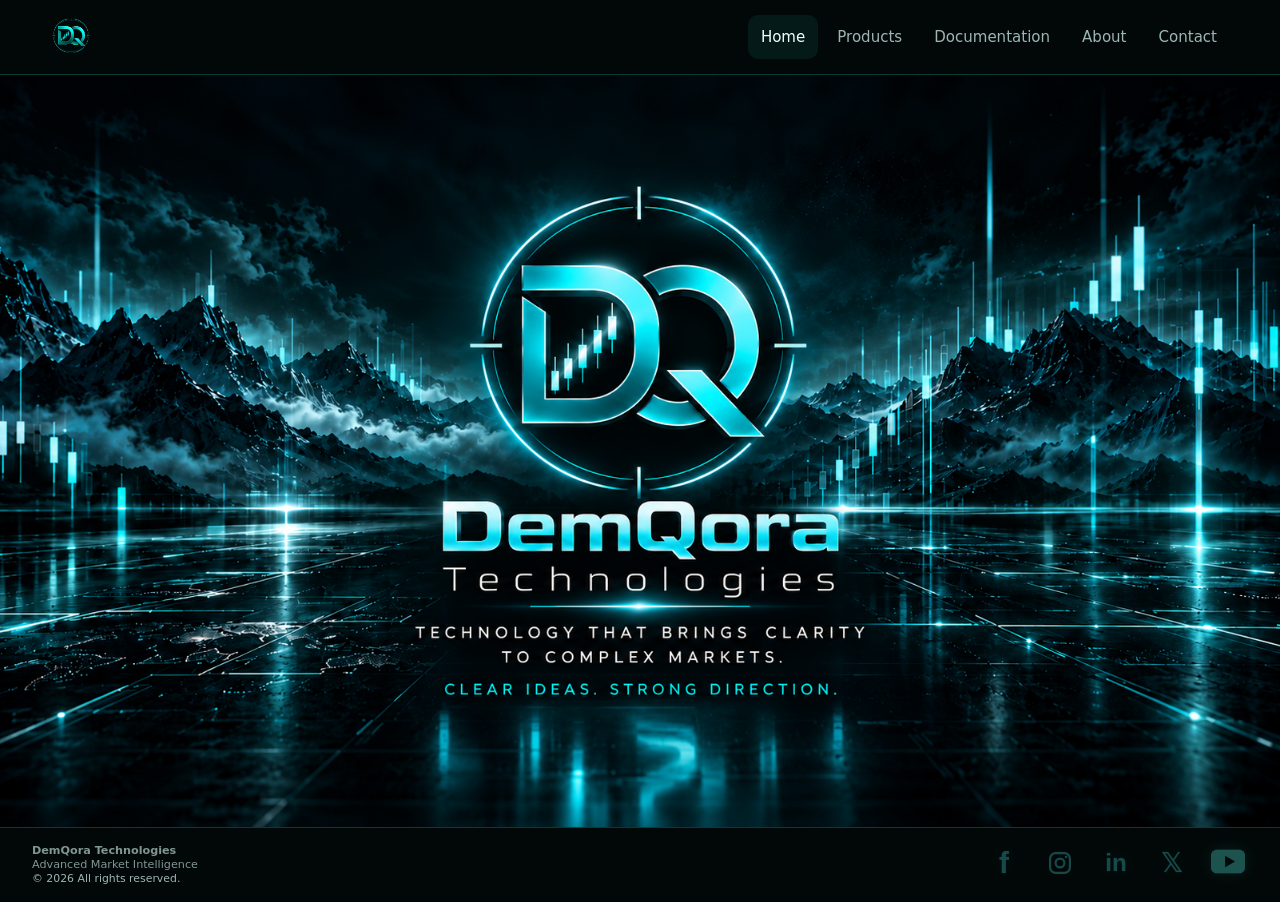
<file: index.html>
<!doctype html>
<html lang="en">
<head>
<meta charset="utf-8">
<meta name="viewport" content="width=device-width, initial-scale=1">
<title>DemQora Technologies | Advanced Market Intelligence</title>
<meta name="description" content="DemQora Technologies develops advanced market intelligence and trading technology for clearer, more structured analysis.">
<meta name="theme-color" content="#030909">
<link rel="icon" type="image/png" sizes="96x96" href="assets/img/favicon-96.png?v=20261010-dark">
<link rel="stylesheet" href="assets/css/styles.css?v=20260915-stable-gutter">
<style id="home-rollback-48d9959">
      :root {
  --bg: #030909;
  --bg-soft: #071111;
  --panel: rgba(9, 24, 23, .78);
  --panel-strong: #0a1716;
  --line: rgba(31, 238, 218, .22);
  --line-strong: rgba(31, 238, 218, .48);
  --cyan: #16ead7;
  --cyan-2: #58fff0;
  --text: #effffb;
  --muted: #9eb6b2;
  --max: 1180px;
  --radius: 18px;
  --shadow: 0 24px 80px rgba(0,0,0,.38);
}
* { box-sizing: border-box; }
html { scroll-behavior: smooth; }
body {
  margin: 0;
  color: var(--text);
  background:
    radial-gradient(circle at 12% 0%, rgba(22,234,215,.12), transparent 28rem),
    radial-gradient(circle at 88% 18%, rgba(22,234,215,.07), transparent 24rem),
    var(--bg);
  font-family: Inter, ui-sans-serif, system-ui, -apple-system, BlinkMacSystemFont, "Segoe UI", sans-serif;
  line-height: 1.6;
}
a { color: inherit; text-decoration: none; }
img { display: block; max-width: 100%; }
button, a { -webkit-tap-highlight-color: transparent; }
.container { width: min(calc(100% - 36px), var(--max)); margin: 0 auto; }
.skip-link { position:absolute; left:-999px; top:auto; }
.skip-link:focus { left:16px; top:16px; z-index:999; background:#fff; color:#000; padding:10px 14px; border-radius:8px; }
.site-header {
  position: sticky; top: 0; z-index: 50;
  backdrop-filter: blur(18px);
  background: rgba(3,9,9,.82);
  border-bottom: 1px solid var(--line);
}
.navbar { min-height: 74px; display:flex; align-items:center; justify-content:space-between; gap:24px; }
.brand { display:flex; align-items:center; gap:12px; font-weight:750; letter-spacing:.01em; }
.brand img { width:42px; height:42px; border-radius:12px; box-shadow: 0 0 30px rgba(22,234,215,.16); }
.brand span { white-space:nowrap; }
.nav-links { display:flex; gap:6px; align-items:center; }
.nav-links a { color:var(--muted); padding:10px 13px; border-radius:10px; font-size:.94rem; }
.nav-links a:hover, .nav-links a[aria-current="page"] { color:var(--text); background:rgba(22,234,215,.08); }
.nav-products { position:relative; }
.nav-products .submenu {
  position:absolute; top:100%; left:0; min-width:240px; padding:9px; display:none;
  background:#071211; border:1px solid var(--line); border-radius:14px; box-shadow:var(--shadow);
}
.nav-products:hover .submenu, .nav-products:focus-within .submenu { display:block; }
.nav-products .submenu a { display:block; }
.menu-toggle { display:none; border:1px solid var(--line); color:var(--text); background:transparent; border-radius:10px; padding:8px 11px; font:inherit; }
.hero { padding: 34px 0 74px; }
.company-hero { position:relative; min-height:clamp(620px,82vh,920px); padding:0; overflow:hidden; isolation:isolate; }
.company-hero-media { position:absolute; inset:0; z-index:-2; }
.company-hero-media img { width:100%; height:100%; object-fit:cover; opacity:.72; filter:saturate(.92) contrast(.96); }
.company-hero-media::after { content:''; position:absolute; inset:0; background:radial-gradient(ellipse at center, transparent 38%, rgba(3,9,9,.18) 68%, #030909 100%), linear-gradient(90deg,rgba(3,9,9,.82),rgba(3,9,9,.2) 58%,rgba(3,9,9,.7)); }
.company-hero-overlay { min-height:inherit; display:flex; align-items:flex-end; padding-bottom:clamp(34px,6vh,70px); }
.company-hero .hero-copy { max-width:none; width:100%; margin-left:0; display:grid; grid-template-columns:minmax(0,1fr) minmax(280px,.85fr); align-items:end; gap:28px; }
.company-hero h1 { grid-column:1; max-width:540px; margin:0; font-size:clamp(2.2rem,3.15vw,4rem); line-height:1.02; letter-spacing:-.04em; }
.company-hero .lead { grid-column:2; max-width:500px; margin:0 0 4px auto; font-size:clamp(.95rem,1.05vw,1.12rem); text-align:left; }
.hero-visual { position:relative; overflow:hidden; border:0; border-radius:24px; box-shadow:var(--shadow); min-height:430px; background:#020606; }
.home-banner { overflow:hidden; border:0; border-radius:24px; margin-bottom:28px; box-shadow:0 24px 80px rgba(0,0,0,.28); }
.home-banner img { width:100%; display:block; }
.hero-visual img { width:100%; height:100%; min-height:430px; object-fit:cover; opacity:.72; }
.hero-overlay { position:absolute; inset:0; display:flex; align-items:center; background:linear-gradient(90deg, rgba(2,7,7,.84), rgba(2,7,7,.34) 58%, rgba(2,7,7,.5)); }
.hero-copy { width:min(720px, 84%); margin-left:clamp(24px, 5vw, 74px); }
.eyebrow { color:var(--cyan); text-transform:uppercase; letter-spacing:.18em; font-size:.78rem; font-weight:750; }
h1,h2,h3 { margin:0 0 .6em; line-height:1.12; letter-spacing:-.025em; }
h1 { font-size:clamp(2.6rem, 7vw, 5.7rem); }
h2 { font-size:clamp(2rem, 4vw, 3.4rem); }
h3 { font-size:1.25rem; }
.lead { color:#d7ebe7; font-size:clamp(1.05rem, 2vw, 1.3rem); max-width:760px; }
.hero-copy .lead { max-width:620px; }
.actions { display:flex; flex-wrap:wrap; gap:12px; margin-top:28px; }
.btn { display:inline-flex; align-items:center; justify-content:center; min-height:46px; padding:0 18px; border-radius:12px; border:0; font-weight:720; font-size:.94rem; }
.btn.primary { color:#00110e; background:linear-gradient(135deg,var(--cyan-2),var(--cyan)); box-shadow:0 0 34px rgba(22,234,215,.16); }
.btn.secondary { color:var(--cyan-2); background:rgba(22,234,215,.05); }
.btn.disabled { color:#6f8782; background:rgba(255,255,255,.02); cursor:default; }
.section { padding:80px 0; }
.section.compact { padding:56px 0; }
.section-head { max-width:820px; margin-bottom:34px; }
.section-head p, .card p, .prose p { color:var(--muted); }
.grid { display:grid; gap:18px; }
.grid-2 { grid-template-columns:repeat(2, minmax(0,1fr)); }
.grid-3 { grid-template-columns:repeat(3, minmax(0,1fr)); }
.card { border:0; background:linear-gradient(180deg, rgba(10,25,24,.85), rgba(5,14,13,.82)); border-radius:var(--radius); padding:25px; box-shadow:0 12px 44px rgba(0,0,0,.16); }
.card:hover { border-color:rgba(31,238,218,.4); transform:translateY(-2px); transition:.2s ease; }
.icon-box { width:42px; height:42px; border:1px solid var(--line-strong); border-radius:12px; display:grid; place-items:center; color:var(--cyan-2); margin-bottom:18px; font-weight:800; }
.product-card { overflow:hidden; padding:0; }
.product-card .image { aspect-ratio:16/7; background:transparent; border:0; }
.product-card .image img { width:100%; height:100%; object-fit:cover; }
.product-card .body { padding:28px; }
.product-card .status { color:var(--cyan); font-weight:700; font-size:.82rem; text-transform:uppercase; letter-spacing:.1em; }
.product-shot { border:0; background:transparent; border-radius:18px; padding:12px; box-shadow:var(--shadow); }
.product-shot img { width:100%; border-radius:0; opacity:.9; mix-blend-mode:screen; mask-image:linear-gradient(90deg,transparent 0%,#000 8%,#000 92%,transparent 100%); }
.product-hero-media { padding-top:24px; }
.home-tagline { max-width:760px; margin:0 auto 24px; opacity:.92; filter:drop-shadow(0 12px 34px rgba(0,0,0,.28)); }
.home-tagline img { width:100%; mix-blend-mode:screen; }
.product-hero-media .product-shot { max-width:1080px; margin:0 auto; }
.panel-pair { display:grid; grid-template-columns:repeat(2,minmax(0,1fr)); gap:30px; align-items:center; padding:10px 12px 20px; }
.panel-card { padding:14px; background:linear-gradient(145deg,rgba(10,28,27,.96),rgba(1,5,5,.98)); }
.panel-card.basic { transform:rotate(-1.5deg); }
.panel-card.custom { transform:rotate(1.5deg); }
.panel-card img { width:100%; aspect-ratio:16/10; object-fit:contain; background:transparent; opacity:.88; mask-image:radial-gradient(ellipse,#000 58%,transparent 100%); }
.panel-card figcaption { color:var(--cyan-2); font-size:.86rem; font-weight:700; letter-spacing:.08em; text-transform:uppercase; padding:13px 4px 2px; }
.preset-grid { display:grid; grid-template-columns:repeat(5,minmax(0,1fr)); gap:12px; margin-top:34px; }
.preset { min-height:168px; padding:18px; border:1px solid var(--line); border-radius:14px; background:rgba(22,234,215,.035); }
.preset strong { display:block; color:var(--cyan-2); font-size:1.05rem; margin-bottom:9px; }
.preset span { color:var(--muted); font-size:.9rem; line-height:1.55; }
.custom-preset { border-color:var(--line-strong); background:rgba(22,234,215,.07); }
.stat-strip { display:grid; grid-template-columns:repeat(3,1fr); border:0; border-radius:16px; overflow:hidden; }
.stat { padding:20px; background:rgba(22,234,215,.03); border-right:1px solid var(--line); }
.stat:last-child { border-right:0; }
.stat strong { display:block; color:var(--cyan-2); }
.page-hero { padding:86px 0 44px; border-bottom:1px solid var(--line); background:linear-gradient(180deg, rgba(22,234,215,.055), transparent); }
.breadcrumb { color:#78928d; font-size:.9rem; margin-bottom:16px; }
.breadcrumb a { color:var(--muted); }
.feature-list { display:grid; grid-template-columns:repeat(2,minmax(0,1fr)); gap:14px; }
.feature { padding:18px 20px; border-left:2px solid var(--cyan); background:rgba(22,234,215,.035); border-radius:0 12px 12px 0; }
.feature strong { display:block; margin-bottom:5px; }
.notice { border:0; background:rgba(22,234,215,.055); border-radius:16px; padding:22px; color:#cfe9e4; }
.doc-list { display:grid; gap:12px; }
.doc-row { display:flex; justify-content:space-between; gap:20px; align-items:center; padding:20px; border:1px solid var(--line); border-radius:14px; background:rgba(255,255,255,.015); }
.doc-row span:last-child { color:#718984; font-size:.9rem; }
.social-grid { display:grid; grid-template-columns:repeat(5,minmax(0,1fr)); gap:12px; }
.social-card { text-align:center; border:1px solid var(--line); border-radius:14px; padding:20px 10px; background:rgba(255,255,255,.015); color:var(--muted); }
.social-card:hover { color:var(--cyan-2); border-color:var(--line-strong); }
.social-card { border:0; padding:14px 10px; background:transparent; font-size:0; min-height:72px; display:grid; place-items:center; }
.social-card:hover { border:0; background:transparent; transform:translateY(-3px); }
.social-card::before { font-size:2.5rem; line-height:1; font-weight:800; transition:transform .2s ease, filter .2s ease; }
.social-card:hover::before { filter:brightness(1.2); }
.social-card:nth-child(1)::before { content:'f'; color:#1877F2; font-family:Arial,sans-serif; }
.social-card:nth-child(2)::before { content:'◎'; color:#E4405F; background:linear-gradient(135deg,#F58529,#DD2A7B,#8134AF,#515BD4); -webkit-background-clip:text; background-clip:text; -webkit-text-fill-color:transparent; }
.social-card:nth-child(3)::before { content:'in'; color:#0A66C2; font-family:Arial,sans-serif; font-size:1.95rem; }
.social-card:nth-child(4)::before { content:'𝕏'; color:#fff; }
.social-card:nth-child(5)::before { content:'▶'; color:#FF0000; font-size:2rem; }
.social-card:nth-child(2)::before { content:''; width:42px; height:42px; background:linear-gradient(135deg,#F58529,#DD2A7B 48%,#8134AF 76%,#515BD4); -webkit-mask:url("data:image/svg+xml,%3Csvg xmlns='http://www.w3.org/2000/svg' viewBox='0 0 24 24'%3E%3Crect x='3' y='3' width='18' height='18' rx='5' fill='none' stroke='black' stroke-width='2'/%3E%3Ccircle cx='12' cy='12' r='4' fill='none' stroke='black' stroke-width='2'/%3E%3Ccircle cx='17.5' cy='6.5' r='1.2' fill='black'/%3E%3C/svg%3E") center/contain no-repeat; mask:url("data:image/svg+xml,%3Csvg xmlns='http://www.w3.org/2000/svg' viewBox='0 0 24 24'%3E%3Crect x='3' y='3' width='18' height='18' rx='5' fill='none' stroke='black' stroke-width='2'/%3E%3Ccircle cx='12' cy='12' r='4' fill='none' stroke='black' stroke-width='2'/%3E%3Ccircle cx='17.5' cy='6.5' r='1.2' fill='black'/%3E%3C/svg%3E") center/contain no-repeat; }
.social-card:nth-child(5)::before { content:''; width:48px; height:34px; background:#FF0000; -webkit-mask:url("data:image/svg+xml,%3Csvg xmlns='http://www.w3.org/2000/svg' viewBox='0 0 24 24'%3E%3Cpath d='M23.5 6.2a3 3 0 0 0-2.1-2.1C19.5 3.6 12 3.6 12 3.6s-7.5 0-9.4.5A3 3 0 0 0 .5 6.2 31 31 0 0 0 0 12a31 31 0 0 0 .5 5.8 3 3 0 0 0 2.1 2.1c1.9.5 9.4.5 9.4.5s7.5 0 9.4-.5a3 3 0 0 0 2.1-2.1A31 31 0 0 0 24 12a31 31 0 0 0-.5-5.8Z' fill='black'/%3E%3Cpath d='m10 8 6 4-6 4Z' fill='white'/%3E%3C/svg%3E") center/contain no-repeat; mask:url("data:image/svg+xml,%3Csvg xmlns='http://www.w3.org/2000/svg' viewBox='0 0 24 24'%3E%3Cpath d='M23.5 6.2a3 3 0 0 0-2.1-2.1C19.5 3.6 12 3.6 12 3.6s-7.5 0-9.4.5A3 3 0 0 0 .5 6.2 31 31 0 0 0 0 12a31 31 0 0 0 .5 5.8 3 3 0 0 0 2.1 2.1c1.9.5 9.4.5 9.4.5s7.5 0 9.4-.5a3 3 0 0 0 2.1-2.1A31 31 0 0 0 24 12a31 31 0 0 0-.5-5.8Z' fill='black'/%3E%3Cpath d='m10 8 6 4-6 4Z' fill='white'/%3E%3C/svg%3E") center/contain no-repeat; }
.social-card:nth-child(5)::before { content:''; width:48px; height:34px; background:url("data:image/svg+xml,%3Csvg xmlns='http://www.w3.org/2000/svg' viewBox='0 0 48 34'%3E%3Crect width='48' height='34' rx='8' fill='%23FF0000'/%3E%3Cpath d='m20 9 14 8-14 8Z' fill='white'/%3E%3C/svg%3E") center/contain no-repeat; }
.social-card:nth-child(5)::after { content:''; position:absolute; width:0; height:0; border-top:7px solid transparent; border-bottom:7px solid transparent; border-left:11px solid #fff; transform:translateX(2px); }
.social-card:nth-child(5) { position:relative; }
.social-card.pending { opacity:.65; cursor:default; }
.site-footer { margin-top:60px; border-top:1px solid var(--line); padding:36px 0 50px; color:#809792; font-size:.9rem; }
.footer-row { display:flex; gap:24px; justify-content:space-between; align-items:flex-start; }
.footer-links { display:flex; gap:14px; flex-wrap:wrap; }
.footer-links a:hover { color:var(--cyan-2); }
.footer-social { display:flex; gap:8px; align-items:center; }
.footer-social .social-card { min-height:34px; width:34px; padding:0; }
.footer-social .social-card::before { font-size:1.35rem; }
.small { font-size:.9rem; color:var(--muted); }
.tag { display:inline-flex; padding:6px 9px; border-radius:999px; border:1px solid var(--line); color:var(--cyan-2); font-size:.76rem; margin:4px 6px 4px 0; }
@media (max-width: 900px) {
  .menu-toggle { display:block; }
  .nav-links { display:none; position:absolute; left:18px; right:18px; top:68px; flex-direction:column; align-items:stretch; padding:12px; background:#06100f; border:1px solid var(--line); border-radius:14px; box-shadow:var(--shadow); }
  .nav-links.open { display:flex; }
  .nav-products .submenu { display:block; position:static; min-width:0; box-shadow:none; border:0; border-left:1px solid var(--line); margin-left:14px; padding:4px 0 4px 8px; background:transparent; }
  .grid-3 { grid-template-columns:1fr 1fr; }
  .social-grid { grid-template-columns:repeat(2,1fr); }
  .preset-grid { grid-template-columns:repeat(2,minmax(0,1fr)); }
  .hero-visual, .hero-visual img { min-height:520px; }
  .hero-overlay { background:linear-gradient(180deg,rgba(2,7,7,.48),rgba(2,7,7,.88) 48%); align-items:flex-end; padding-bottom:44px; }
  .hero-copy { margin-left:28px; width:calc(100% - 56px); }
  .company-hero .hero-copy { margin-left:28px; width:calc(100% - 56px); }
  .company-hero .hero-copy { grid-template-columns:1fr; gap:14px; }
  .company-hero h1, .company-hero .lead { grid-column:1; margin-left:0; margin-right:0; }
}
@media (max-width: 640px) {
  .container { width:min(calc(100% - 24px), var(--max)); }
  .brand span { font-size:.9rem; }
  .grid-2, .grid-3, .feature-list { grid-template-columns:1fr; }
  .section { padding:58px 0; }
  .page-hero { padding:60px 0 34px; }
  .hero { padding-top:18px; }
  .hero-visual, .hero-visual img { min-height:560px; }
  h1 { font-size:2.7rem; }
  .company-hero h1 { font-size:clamp(2.3rem,10vw,3.6rem); }
  .stat-strip { grid-template-columns:1fr; }
  .stat { border-right:0; border-bottom:1px solid var(--line); }
  .stat:last-child { border-bottom:0; }
  .doc-row { align-items:flex-start; flex-direction:column; }
  .footer-row { flex-direction:column; }
  .panel-pair { grid-template-columns:1fr; gap:28px; padding-inline:0; }
  .panel-card.basic, .panel-card.custom { transform:none; }
  .panel-card img { aspect-ratio:auto; }
  .preset-grid { grid-template-columns:1fr; }
}

/* Home flash treatment */
.company-hero h1 { max-width: 620px; color: rgba(224,247,243,.78); font-size: clamp(1.65rem,2.35vw,3rem); line-height: 1.08; letter-spacing: -.035em; text-shadow: 0 0 26px rgba(111,239,226,.14); }
.company-hero .lead { grid-column: 1; max-width: 500px; margin: 12px 0 0; color: rgba(118,227,215,.78); font-size: clamp(.9rem,1vw,1.05rem); letter-spacing: .06em; text-transform: uppercase; text-align: left; }

/* Softer Home flash text */
.company-hero h1 { font-size: clamp(1.15rem, 1.55vw, 1.85rem) !important; line-height: 1.18 !important; font-weight: 500 !important; letter-spacing: .01em !important; color: rgba(190, 224, 220, .52) !important; text-shadow: none !important; max-width: 460px !important; }
.company-hero .lead { margin-top: 8px !important; font-size: .72rem !important; line-height: 1.4 !important; font-weight: 400 !important; letter-spacing: .12em !important; color: rgba(130, 190, 183, .46) !important; text-transform: none !important; }

/* Refined Home text placement */
.company-hero-overlay { align-items: flex-start !important; padding-top: clamp(78px, 11vh, 126px) !important; padding-bottom: 0 !important; }
.company-hero .hero-copy { display: block !important; max-width: 430px !important; margin-left: 0 !important; }
.company-hero h1 { max-width: 430px !important; margin: 0 0 12px !important; font-size: clamp(1.12rem, 1.5vw, 1.7rem) !important; line-height: 1.2 !important; font-weight: 500 !important; color: rgba(190, 224, 220, .46) !important; }
.company-hero .lead { max-width: 360px !important; margin: 0 !important; font-size: .68rem !important; line-height: 1.4 !important; letter-spacing: .1em !important; color: rgba(130, 190, 183, .38) !important; }
@media (max-width: 900px) { .company-hero-overlay { padding-top: 58px !important; } .company-hero .hero-copy { max-width: 360px !important; } }

/* Refined Home text placement */
.company-hero-overlay { align-items: flex-start !important; padding-top: clamp(78px, 11vh, 126px) !important; padding-bottom: 0 !important; }
.company-hero .hero-copy { display: block !important; max-width: 430px !important; margin-left: 0 !important; }
.company-hero h1 { max-width: 430px !important; margin: 0 0 12px !important; font-size: clamp(1.12rem, 1.5vw, 1.7rem) !important; line-height: 1.2 !important; font-weight: 500 !important; color: rgba(190, 224, 220, .46) !important; }
.company-hero .lead { max-width: 360px !important; margin: 0 !important; font-size: .68rem !important; line-height: 1.4 !important; letter-spacing: .1em !important; color: rgba(130, 190, 183, .38) !important; }
@media (max-width: 900px) { .company-hero-overlay { padding-top: 58px !important; } .company-hero .hero-copy { max-width: 360px !important; } }

/* Header logo and footer alignment */
.site-header .navbar { justify-content: flex-end !important; }
.site-header .brand { margin-left: auto !important; }
.site-header .brand span { display: none !important; }
.site-header .brand img { width: 46px !important; height: 46px !important; }
.site-footer > .container { width: 100% !important; max-width: none !important; margin: 0 !important; padding-left: 32px !important; padding-right: 32px !important; }
.site-footer .footer-row { justify-content: flex-start !important; }
.site-footer .footer-social { margin-left: auto !important; }
@media (max-width: 640px) { .site-footer > .container { padding-left: 20px !important; padding-right: 20px !important; } }

/* Monochrome social icons */
.footer-social .social-card::before {
  filter: grayscale(1) brightness(.82) opacity(.62) !important;
}
.footer-social .social-card:hover::before {
  filter: grayscale(1) brightness(.92) opacity(.78) !important;
}

/* DemQora cyan social icon system */
.footer-social .social-card::before {
  filter: brightness(0) saturate(100%) invert(83%) sepia(26%) saturate(1010%) hue-rotate(124deg) brightness(94%) contrast(88%) drop-shadow(0 0 7px rgba(22,234,215,.2)) !important;
  opacity: .9 !important;
}
.footer-social .social-card:hover::before {
  filter: brightness(0) saturate(100%) invert(91%) sepia(35%) saturate(1260%) hue-rotate(123deg) brightness(103%) contrast(92%) drop-shadow(0 0 11px rgba(22,234,215,.42)) !important;
  opacity: 1 !important;
}

/* Balanced outlined social icons */
.footer-social { gap: 16px !important; align-items: center !important; }
.footer-social .social-card { width: 40px !important; height: 40px !important; min-height: 40px !important; padding: 0 !important; display: grid !important; place-items: center !important; }
.footer-social .social-card::before { display: block !important; width: 30px !important; height: 30px !important; font-size: 1.45rem !important; line-height: 30px !important; text-align: center !important; font-weight: 700 !important; -webkit-text-stroke: .25px rgba(88,255,240,.4); }
.footer-social .social-card:nth-child(2)::before { width: 30px !important; height: 30px !important; }
.footer-social .social-card:nth-child(3)::before { font-size: 1.35rem !important; }
.footer-social .social-card:nth-child(4)::before { font-size: 1.55rem !important; }
.footer-social .social-card:nth-child(5)::before { width: 36px !important; height: 25px !important; }
.footer-social .social-card:nth-child(5)::after { border-top-width: 5px !important; border-bottom-width: 5px !important; border-left-width: 8px !important; }

/* Optical size correction for equal visual weight */
.footer-social .social-card:nth-child(1)::before { transform: scale(1.28); }
.footer-social .social-card:nth-child(2)::before { transform: scale(.88); }
.footer-social .social-card:nth-child(3)::before { transform: scale(1.12); }
.footer-social .social-card:nth-child(4)::before { transform: scale(1.08); }
.footer-social .social-card:nth-child(5)::before { transform: scale(.9); }

/* Optical size correction for equal visual weight */
.footer-social .social-card:nth-child(1)::before { transform: scale(1.28); }
.footer-social .social-card:nth-child(2)::before { transform: scale(.88); }
.footer-social .social-card:nth-child(3)::before { transform: scale(1.12); }
.footer-social .social-card:nth-child(4)::before { transform: scale(1.08); }
.footer-social .social-card:nth-child(5)::before { transform: scale(.9); }

/* Subtle outlined YouTube icon and unified opacity */
.footer-social .social-card::before { opacity: .3 !important; }
.footer-social .social-card:hover::before { opacity: .3 !important; }
.footer-social .social-card:nth-child(5)::before {
  content: '' !important;
  width: 36px !important;
  height: 25px !important;
  background: transparent !important;
  border: 2px solid #58fff0 !important;
  border-radius: 8px !important;
  -webkit-mask: none !important;
  mask: none !important;
  filter: none !important;
}
.footer-social .social-card:nth-child(5)::after {
  border-top-width: 5px !important;
  border-bottom-width: 5px !important;
  border-left-width: 8px !important;
  border-left-color: #58fff0 !important;
  opacity: .3 !important;
}

/* Keep the header logo at the far left */
.site-header .navbar { justify-content: space-between !important; }
.site-header .brand { margin-left: 0 !important; margin-right: auto !important; }

/* Final header and hero visibility correction */
.company-hero-media img { opacity: 1 !important; }
.site-header .navbar { position: relative !important; justify-content: flex-start !important; }
.site-header .nav-links { margin-right: 72px !important; }
.site-header .brand { position: absolute !important; right: 0 !important; top: 50% !important; transform: translateY(-50%) !important; margin: 0 !important; }
@media (max-width: 900px) { .site-header .nav-links { margin-right: 0 !important; } .site-header .brand { right: 0 !important; } }

/* Clean YouTube mark in the DemQora palette */
.footer-social .social-card:nth-child(5)::before {
  content: '' !important;
  width: 38px !important;
  height: 27px !important;
  border: 0 !important;
  border-radius: 0 !important;
  background: url("data:image/svg+xml,%3Csvg xmlns='http://www.w3.org/2000/svg' viewBox='0 0 48 34'%3E%3Crect width='48' height='34' rx='9' fill='%2358fff0'/%3E%3Cpath d='m20 9 14 8-14 8Z' fill='%23030909'/%3E%3C/svg%3E") center/contain no-repeat !important;
  -webkit-mask: none !important;
  mask: none !important;
  opacity: .3 !important;
  filter: drop-shadow(0 0 7px rgba(88,255,240,.28)) !important;
}
.footer-social .social-card:nth-child(5)::after { display: none !important; }

/* Raise the complete Home hero artwork */
.company-hero-media { transform: translateY(-72px) !important; height: calc(100% + 72px) !important; }

/* Match footer height to the header */
.site-footer { margin-top: 0 !important; padding: 0 !important; min-height: 74px !important; }
.site-footer > .container.footer-row { min-height: 74px !important; align-items: center !important; }
.site-footer > .container.footer-row > div:first-child { font-size: .7rem !important; line-height: 1.25 !important; }
.site-footer > .container.footer-row > div:first-child .small { font-size: .68rem !important; }

/* Restore the original hero artwork and left logo placement */
.company-hero-media { transform: none !important; height: 100% !important; }
.company-hero-media img { opacity: 1 !important; filter: none !important; object-position: center center !important; }
.company-hero-media::after { background: transparent !important; }
.site-header .navbar { justify-content: space-between !important; }
.site-header .nav-links { margin-right: 0 !important; }
.site-header .brand { position: static !important; order: 0 !important; margin: 0 !important; transform: none !important; }

/* Compact Contact page */
.contact-page { min-height: calc(100vh - 74px - 74px); display: flex; align-items: center; padding: 24px 0 !important; }
.contact-page .contact-panel { width: min(760px, 100%); margin: 0 auto; text-align: center; }
.contact-page .eyebrow { font-size: .68rem !important; letter-spacing: .18em; }
.contact-page h1 { font-size: clamp(1.8rem, 3.8vw, 3rem) !important; margin: 0 0 8px !important; }
.contact-page .contact-intro { margin: 0 auto 22px !important; color: var(--muted); font-size: .82rem !important; }
.contact-page .social-grid { grid-template-columns: repeat(5, minmax(0, 1fr)); gap: 10px; }
.contact-page .social-card { min-height: 54px !important; width: auto !important; }
@media (max-width: 700px) {
  .contact-page { min-height: calc(100vh - 74px - 74px); padding: 18px 0 !important; }
  .contact-page .social-grid { grid-template-columns: repeat(5, minmax(0, 1fr)); gap: 4px; }
  .contact-page .social-card { min-height: 44px !important; }
}

/* Contact icon treatment */
.contact-page .social-card::before { filter: brightness(0) saturate(100%) invert(83%) sepia(26%) saturate(1010%) hue-rotate(124deg) brightness(94%) contrast(88%) drop-shadow(0 0 7px rgba(22,234,215,.2)) !important; opacity: .62 !important; }
.contact-page .social-card:hover::before { filter: brightness(0) saturate(100%) invert(91%) sepia(35%) saturate(1260%) hue-rotate(123deg) brightness(103%) contrast(92%) drop-shadow(0 0 10px rgba(22,234,215,.34)) !important; opacity: .8 !important; }
.contact-page .social-card { min-height: 54px !important; padding: 10px 8px !important; }

/* Focused About page */
.about-page { min-height: calc(100vh - 74px - 74px); }
.about-intro { padding: clamp(72px, 11vh, 128px) 0 54px; background: radial-gradient(ellipse at 72% 18%, rgba(22,234,215,.08), transparent 38rem); }
.about-copy { max-width: 850px; }
.about-copy .eyebrow { margin-bottom: 18px; }
.about-copy h1 { max-width: 820px; margin-bottom: 24px; font-size: clamp(2.8rem, 6.2vw, 5.4rem); line-height: .98; }
.about-copy .lead { max-width: 720px; margin-bottom: 16px; color: #d7ebe7; font-size: clamp(1.12rem, 2vw, 1.35rem); }
.about-copy > p:not(.lead) { max-width: 690px; margin: 0; color: var(--muted); font-size: 1.04rem; }
.about-principles { padding-top: 34px; padding-bottom: 74px; }
.about-principles .section-head { margin-bottom: 24px; }
.about-principles .section-head h2 { font-size: clamp(1.8rem, 3vw, 2.7rem); }
.about-principles .card { min-height: 190px; padding: 24px; border: 1px solid rgba(31,238,218,.12); }
.about-principles .card:hover { border-color: var(--line-strong); }
.about-principles .icon-box { margin-bottom: 22px; }
.about-principles .card h3 { margin-bottom: 10px; }
.about-principles .card p { margin: 0; font-size: 1rem; }
@media (max-width: 640px) {
  .about-intro { padding: 58px 0 36px; }
  .about-copy h1 { font-size: clamp(2.5rem, 12vw, 4rem); }
  .about-copy .lead { font-size: 1.05rem; }
  .about-copy > p:not(.lead) { font-size: 1rem; }
  .about-principles { padding-top: 28px; padding-bottom: 48px; }
  .about-principles .card { min-height: 0; }
}

/* Refine About hierarchy */
.about-copy h1 { font-size: clamp(2.15rem, 4.8vw, 4.1rem) !important; line-height: 1.02 !important; }
.about-copy .about-principles-copy { max-width: 820px; margin-top: 28px; padding-top: 24px; border-top: 1px solid rgba(31,238,218,.16); color: var(--muted); font-size: 1rem; line-height: 1.75; }
.about-copy .about-principles-copy strong { color: var(--cyan-2); font-weight: 700; }


/* About visual companion */
.about-layout {
  display: grid;
  grid-template-columns: minmax(0, .9fr) minmax(360px, 1.1fr);
  align-items: center;
  gap: clamp(28px, 5vw, 86px);
}
.about-copy { max-width: none; }
.about-visual {
  min-width: 0;
  display: flex;
  justify-content: center;
  align-items: center;
  opacity: .72;
  filter: drop-shadow(0 0 28px rgba(22,234,215,.13));
}
.about-visual img {
  width: 100%;
  max-width: 680px;
  height: auto;
  mix-blend-mode: screen;
}
@media (max-width: 900px) {
  .about-layout { grid-template-columns: 1fr; gap: 28px; }
  .about-visual { order: 2; max-width: 620px; margin: 0 auto; }
}


/* About page redesign */
.about-page .about-intro {
  padding: clamp(58px, 8vw, 104px) 0 clamp(70px, 10vw, 128px);
}
.about-page .about-layout {
  grid-template-columns: minmax(330px, .82fr) minmax(480px, 1.18fr);
  gap: clamp(42px, 6vw, 92px);
  align-items: center;
  min-height: min(650px, calc(100vh - 190px));
}
.about-page .about-copy {
  position: relative;
  z-index: 1;
  max-width: 560px;
}
.about-page .about-copy h1 {
  max-width: 11ch;
  margin: 16px 0 26px;
  font-size: clamp(2.35rem, 4.3vw, 4rem) !important;
  line-height: .98 !important;
  letter-spacing: -.055em;
}
.about-page .about-copy .lead {
  max-width: 38rem;
  font-size: clamp(1rem, 1.35vw, 1.18rem);
  line-height: 1.7;
}
.about-page .about-copy > p:not(.about-principles-copy) {
  max-width: 35rem;
  color: color-mix(in srgb, var(--muted) 88%, white 12%);
}
.about-page .about-principles-copy {
  max-width: 35rem !important;
  margin-top: 30px !important;
  padding-top: 22px !important;
  font-size: .96rem !important;
  line-height: 1.72 !important;
}
.about-page .about-visual {
  position: relative;
  isolation: isolate;
  min-height: 390px;
  opacity: .88;
  filter: drop-shadow(0 0 34px rgba(22,234,215,.16));
}
.about-page .about-visual::before {
  content: "";
  position: absolute;
  inset: 8% 4%;
  z-index: -1;
  background: radial-gradient(ellipse at center, rgba(22,234,215,.12), transparent 62%);
  pointer-events: none;
}
.about-page .about-visual::after {
  content: "";
  position: absolute;
  top: 50%;
  left: 4%;
  right: 4%;
  height: 1px;
  z-index: -1;
  background: linear-gradient(90deg, transparent, rgba(88,255,240,.18), transparent);
  pointer-events: none;
}
.about-page .about-visual img {
  width: min(100%, 760px);
  max-width: none;
  margin-left: auto;
  object-fit: contain;
  mix-blend-mode: normal;
  opacity: .9;
}
@media (max-width: 980px) {
  .about-page .about-layout {
    grid-template-columns: minmax(300px, .9fr) minmax(380px, 1.1fr);
    gap: 38px;
  }
  .about-page .about-copy h1 { font-size: clamp(2.2rem, 5vw, 3.4rem) !important; }
}
@media (max-width: 760px) {
  .about-page .about-intro { padding-top: 52px; }
  .about-page .about-layout { grid-template-columns: 1fr; min-height: 0; }
  .about-page .about-visual { min-height: 240px; margin-top: 8px; }
  .about-page .about-visual img { width: 100%; }
}


/* Refine About headline scale */
.about-page .about-copy h1 {
  max-width: 18ch;
  font-size: clamp(2rem, 3.1vw, 3.15rem) !important;
  line-height: 1.04 !important;
  letter-spacing: -.045em;
}
@media (max-width: 760px) {
  .about-page .about-copy h1 {
    max-width: 17ch;
    font-size: clamp(1.9rem, 8vw, 2.55rem) !important;
  }
}


/* About orbit composition */
.about-page .about-visual {
  min-height: 520px;
  display: grid;
  place-items: center;
  opacity: 1;
  filter: none;
}
.about-page .about-orbit {
  position: relative;
  width: min(100%, 700px);
  aspect-ratio: 1 / .86;
  display: grid;
  place-items: center;
  isolation: isolate;
}
.about-page .about-orbit::before,
.about-page .about-orbit::after {
  content: "";
  position: absolute;
  border: 1px solid rgba(88,255,240,.16);
  border-radius: 50%;
  pointer-events: none;
}
.about-page .about-orbit::before { inset: 8% 7%; }
.about-page .about-orbit::after { inset: 20% 15%; border-color: rgba(88,255,240,.1); }
.about-page .about-orbit img {
  position: relative;
  z-index: 2;
  width: 74%;
  max-width: none;
  margin: 0;
  opacity: .9;
  mix-blend-mode: normal;
  filter: drop-shadow(0 0 24px rgba(22,234,215,.18));
}
.about-page .orbit-tag {
  position: absolute;
  z-index: 3;
  padding: 7px 12px;
  border: 1px solid rgba(88,255,240,.28);
  border-radius: 999px;
  background: rgba(3,9,9,.72);
  box-shadow: 0 0 18px rgba(22,234,215,.08);
  color: rgba(222,255,249,.78);
  font-size: .68rem;
  font-weight: 700;
  letter-spacing: .12em;
  line-height: 1.2;
  text-transform: uppercase;
  white-space: nowrap;
}
.about-page .orbit-tag--top { top: 2%; left: 50%; transform: translateX(-50%); }
.about-page .orbit-tag--right-top { top: 22%; right: 0; }
.about-page .orbit-tag--right-bottom { right: 1%; bottom: 17%; }
.about-page .orbit-tag--bottom { bottom: 1%; left: 50%; transform: translateX(-50%); }
.about-page .orbit-tag--left-bottom { bottom: 17%; left: 0; }
.about-page .orbit-tag--left-top { top: 22%; left: 0; }
@media (max-width: 760px) {
  .about-page .about-visual { min-height: 370px; }
  .about-page .about-orbit { width: min(100%, 600px); }
  .about-page .about-orbit img { width: 72%; }
  .about-page .orbit-tag { padding: 6px 9px; font-size: .57rem; }
}


/* About background drawing composition */
.about-page .about-intro {
  min-height: calc(100vh - 150px);
  display: flex;
  align-items: center;
  background-image: linear-gradient(90deg, rgba(3,9,9,.96) 0%, rgba(3,9,9,.76) 38%, rgba(3,9,9,.26) 72%, rgba(3,9,9,.52) 100%), url('../img/about-visual-transparent.png');
  background-repeat: no-repeat;
  background-position: center, 68% 50%;
  background-size: cover, min(920px, 72vw) auto;
}
.about-page .about-layout {
  display: block;
}
.about-page .about-copy {
  position: relative;
  z-index: 2;
  max-width: 610px;
  padding: 3rem 0;
}
.about-page .about-copy h1 {
  max-width: 13ch;
  font-size: clamp(2rem, 3.4vw, 3.35rem) !important;
  line-height: 1.04 !important;
}
.about-page .about-copy .lead,
.about-page .about-copy > p:not(.about-principles-copy) {
  max-width: 560px;
}
.about-page .about-principles-copy {
  max-width: 590px;
}
@media (max-width: 760px) {
  .about-page .about-intro {
    min-height: calc(100vh - 110px);
    background-position: center, 70% 48%;
    background-size: cover, 145vw auto;
  }
  .about-page .about-copy {
    padding: 2.5rem 0;
  }
}


/* Strengthen About background drawing */
.about-page .about-intro {
  position: relative;
  isolation: isolate;
  overflow: hidden;
  background: #030909;
}
.about-page .about-intro::before {
  content: "";
  position: absolute;
  inset: 0;
  z-index: -1;
  background-image: linear-gradient(90deg, rgba(3,9,9,.88) 0%, rgba(3,9,9,.54) 42%, rgba(3,9,9,.16) 100%), url('../img/about-visual-clean.png');
  background-repeat: no-repeat;
  background-position: center, 68% 50%;
  background-size: cover, min(1180px, 92vw) auto;
  opacity: .82;
}
.about-page .about-copy { max-width: 600px; }
@media (max-width: 760px) {
  .about-page .about-intro::before {
    background-position: center, 66% 48%;
    background-size: cover, 150vw auto;
    opacity: .68;
  }
}


/* Keep About background drawing above the section color */
.about-page .about-intro::before { z-index: 0; }
.about-page .about-intro > .container { position: relative; z-index: 1; }



/* Professional About page redesign */
.about-page { background: #030909; color: #d7e8e7; overflow: hidden; }
.about-page .about-hero { position: relative; min-height: min(760px, calc(100vh - 74px)); display: flex; align-items: center; background: #030909; isolation: isolate; }
.about-page .about-hero::before { content: ""; position: absolute; inset: 0; z-index: -2; background-image: linear-gradient(90deg, rgba(3,9,9,.94) 0%, rgba(3,9,9,.8) 34%, rgba(3,9,9,.32) 67%, rgba(3,9,9,.72) 100%), url('../img/about-visual-clean.png'); background-repeat: no-repeat; background-position: center, center right; background-size: cover, min(1180px, 82vw) auto; opacity: .9; }
.about-page .about-hero::after { content: ""; position: absolute; inset: 0; z-index: -1; background: linear-gradient(180deg, rgba(3,9,9,.05), rgba(3,9,9,.28) 70%, #030909 100%); pointer-events: none; }
.about-page .about-hero-inner { width: 100%; }
.about-page .about-hero-copy { max-width: 650px; padding: 7rem 0 6rem; }
.about-page .about-kicker { margin: 0 0 1.4rem; color: #53eee1; font-size: .68rem; font-weight: 800; letter-spacing: .2em; line-height: 1.2; text-transform: uppercase; }
.about-page h1, .about-page h2, .about-page h3 { color: #effaf8; }
.about-page h1 { max-width: 11ch; margin: 0 0 1.8rem; font-size: clamp(2.8rem, 5.4vw, 5.7rem) !important; line-height: .98 !important; letter-spacing: -.055em; }
.about-page .about-hero-copy p:not(.about-kicker):not(.about-brand-statement) { max-width: 590px; margin: 0 0 1.15rem; color: rgba(211,232,230,.78); font-size: 1.05rem; line-height: 1.7; }
.about-page .about-hero-copy .about-hero-lead { color: #e6f5f2 !important; font-size: 1.22rem !important; line-height: 1.55 !important; }
.about-page .about-brand-statement { max-width: 530px; margin: 2.2rem 0 0; padding-top: 1.2rem; border-top: 1px solid rgba(83,238,225,.34); color: #53eee1; font-size: .88rem; font-weight: 700; letter-spacing: .05em; line-height: 1.6; }
.about-page .about-section { position: relative; padding: 8rem 0; border-top: 1px solid rgba(83,238,225,.13); }
.about-page .about-section-heading { display: flex; align-items: end; justify-content: space-between; gap: 2rem; margin-bottom: 3.5rem; }
.about-page .about-section-heading .about-kicker { margin: 0; }
.about-page h2 { max-width: 10ch; margin: 0; font-size: clamp(2.2rem, 4.4vw, 4.8rem); line-height: .98; letter-spacing: -.05em; }
.about-page h3 { margin: 0 0 .7rem; font-size: 1.25rem; letter-spacing: -.02em; text-transform: uppercase; }
.about-page p { color: rgba(211,232,230,.72); line-height: 1.7; }
.about-page .about-principles { background: linear-gradient(180deg, rgba(13,38,36,.22), transparent); }
.about-page .about-principles-grid { display: grid; grid-template-columns: repeat(3, 1fr); border-top: 1px solid rgba(83,238,225,.26); border-bottom: 1px solid rgba(83,238,225,.18); }
.about-page .about-principles-grid article { min-height: 235px; padding: 2rem 2rem 2rem 0; border-right: 1px solid rgba(83,238,225,.18); }
.about-page .about-principles-grid article + article { padding-left: 2rem; }
.about-page .about-principles-grid article:last-child { border-right: 0; }
.about-page .about-index { display: block; margin-bottom: 4rem; color: #53eee1; font-size: .72rem; font-weight: 800; letter-spacing: .16em; }
.about-page .about-principles-grid p { max-width: 250px; margin: 0; font-size: .98rem; }
.about-page .about-clarity-section { background: radial-gradient(circle at 85% 45%, rgba(36,118,111,.16), transparent 30%); }
.about-page .about-narrow-content { max-width: 900px; margin-left: max(0px, 8vw); }
.about-page .about-narrow-content h2 { max-width: 12ch; margin-bottom: 2.2rem; }
.about-page .about-narrow-content p:not(.about-kicker) { max-width: 700px; margin: 0 0 1.2rem; font-size: 1.08rem; }
.about-page .about-narrow-content .about-large-copy { color: #e7f5f2; font-size: clamp(1.35rem, 2.2vw, 2rem) !important; line-height: 1.35 !important; }
.about-page .about-method-list { border-top: 1px solid rgba(83,238,225,.25); }
.about-page .about-method-list article { display: grid; grid-template-columns: 90px 1fr; gap: 2rem; padding: 2rem 0; border-bottom: 1px solid rgba(83,238,225,.16); }
.about-page .about-method-list .about-index { margin: .15rem 0 0; }
.about-page .about-method-list h3 { font-size: 1rem; letter-spacing: .1em; }
.about-page .about-method-list p { max-width: 650px; margin: 0; font-size: 1.02rem; }
.about-page .about-philosophy-section { background: linear-gradient(135deg, rgba(9,28,27,.6), rgba(3,9,9,.2)); }
.about-page .about-philosophy-inner { max-width: 1100px; }
.about-page blockquote { max-width: 1000px; margin: 0 0 3rem; color: #effaf8; font-size: clamp(2.1rem, 4.5vw, 5rem); font-weight: 700; line-height: 1.03; letter-spacing: -.055em; }
.about-page .about-philosophy-copy { display: grid; grid-template-columns: repeat(2, minmax(0, 1fr)); gap: 3rem; max-width: 760px; margin-left: auto; }
.about-page .about-philosophy-copy p { margin: 0; font-size: 1.04rem; }
.about-page .about-direction-inner { display: grid; grid-template-columns: minmax(0, 1.1fr) minmax(280px, .9fr); gap: 6rem 8vw; align-items: end; }
.about-page .about-direction-inner h2 { margin-bottom: 2rem; }
.about-page .about-direction-inner p:not(.about-kicker):not(.about-direction-principle):not(.about-closing) { max-width: 600px; margin: 0 0 1rem; }
.about-page .about-direction-principle { margin: 0; padding-left: 1.5rem; border-left: 2px solid #53eee1; color: #e7f5f2 !important; font-size: clamp(1.3rem, 2.5vw, 2.2rem); line-height: 1.25 !important; }
.about-page .about-closing { grid-column: 1 / -1; margin: 2rem 0 0; padding-top: 2.2rem; border-top: 1px solid rgba(83,238,225,.25); color: #53eee1 !important; font-size: clamp(1.8rem, 4vw, 4rem); font-weight: 700; line-height: 1.05 !important; letter-spacing: -.045em; }
@media (max-width: 900px) { .about-page .about-hero::before { background-position: center, 62% center; background-size: cover, 1050px auto; } .about-page .about-direction-inner { gap: 4rem; } }
@media (max-width: 700px) { .about-page .about-hero { min-height: auto; } .about-page .about-hero::before { background-image: linear-gradient(90deg, rgba(3,9,9,.95), rgba(3,9,9,.62)), url('../img/about-visual-clean.png'); background-position: center, 68% center; background-size: cover, auto 560px; opacity: .78; } .about-page .about-hero-copy { padding: 5rem 0 4.5rem; } .about-page h1 { max-width: 12ch; font-size: clamp(2.65rem, 12vw, 4.2rem) !important; } .about-page .about-section { padding: 5rem 0; } .about-page .about-section-heading { display: block; margin-bottom: 2.4rem; } .about-page .about-section-heading h2 { margin-top: 1.2rem; } .about-page .about-principles-grid { display: block; } .about-page .about-principles-grid article, .about-page .about-principles-grid article + article { min-height: auto; padding: 1.5rem 0; border-right: 0; } .about-page .about-index { margin-bottom: 1.4rem; } .about-page .about-method-list article { grid-template-columns: 42px 1fr; gap: 1rem; } .about-page .about-philosophy-copy { display: block; margin-left: 0; } .about-page .about-philosophy-copy p + p { margin-top: 1rem; } .about-page .about-direction-inner { display: block; } .about-page .about-direction-principle { margin-top: 2rem; } .about-page .about-closing { margin-top: 3rem; } }



/* About final spacing and responsive typography refinement */
.about-page .container { width: min(100% - 3rem, 1180px); margin-inline: auto; }
.about-page .about-hero-copy { max-width: 650px; }
.about-page h1 { max-width: 13ch; font-size: clamp(2.55rem, 4.35vw, 4.7rem) !important; line-height: 1.02 !important; }
@media (max-width: 700px) {
  .about-page .container { width: min(100% - 2rem, 1180px); }
  .about-page h1 { max-width: 12ch; font-size: clamp(2.45rem, 11vw, 3.8rem) !important; }
  .about-page .about-hero-copy .about-hero-lead { font-size: 1.08rem !important; }
}



/* Keep About content inside the viewport */
.about-page .container { width: 100%; max-width: 1180px; box-sizing: border-box; padding-left: clamp(1rem, 3vw, 2rem) !important; padding-right: clamp(1rem, 3vw, 2rem) !important; }



/* Final About hero scale */
.about-page .about-hero-copy { margin-left: 0 !important; padding-left: clamp(1rem, 3vw, 2rem) !important; }
.about-page h1 { font-size: clamp(2.45rem, 3.7vw, 4rem) !important; }
@media (max-width: 700px) { .about-page .about-hero-copy { padding-left: 0 !important; } .about-page h1 { font-size: clamp(2.35rem, 10.5vw, 3.45rem) !important; } }



/* About fixed central artwork and softer page transitions */
.about-page {
  position: relative;
  isolation: isolate;
  background: #030909 url('../img/about-visual-clean.png') center center / min(1180px, 82vw) auto no-repeat fixed;
}
.about-page::before {
  content: "";
  position: fixed;
  inset: 0;
  z-index: -1;
  pointer-events: none;
  background: linear-gradient(90deg, rgba(3,9,9,.9) 0%, rgba(3,9,9,.66) 42%, rgba(3,9,9,.32) 72%, rgba(3,9,9,.72) 100%), linear-gradient(180deg, rgba(3,9,9,.32), rgba(3,9,9,.76));
}
.about-page .about-hero {
  min-height: min(700px, calc(100vh - 74px));
  background: transparent;
}
.about-page .about-hero::before,
.about-page .about-hero::after { display: none; }
.about-page .about-section {
  border-top: 0;
  background: linear-gradient(180deg, rgba(3,9,9,.12), rgba(3,9,9,.28));
}
.about-page .about-section + .about-section {
  background: linear-gradient(180deg, rgba(3,9,9,.28), rgba(3,9,9,.12));
}
.about-page h1 {
  max-width: 15ch;
  font-size: clamp(2rem, 2.65vw, 3.05rem) !important;
  line-height: 1.04 !important;
}
.about-page h2 { font-size: clamp(1.7rem, 2.45vw, 2.85rem); }
.about-page blockquote { font-size: clamp(1.8rem, 2.85vw, 3.35rem); }
.about-page .about-closing { font-size: clamp(1.5rem, 2.55vw, 2.7rem); }
.about-page .about-hero-copy { padding-top: 5rem; padding-bottom: 5rem; }
@media (max-width: 700px) {
  .about-page { background-size: auto 620px; background-position: center 42%; }
  .about-page::before { background: linear-gradient(90deg, rgba(3,9,9,.94), rgba(3,9,9,.6)), linear-gradient(180deg, rgba(3,9,9,.34), rgba(3,9,9,.78)); }
  .about-page h1 { max-width: 14ch; font-size: clamp(1.9rem, 8.2vw, 2.8rem) !important; }
  .about-page h2 { font-size: clamp(1.65rem, 7vw, 2.45rem); }
  .about-page blockquote { font-size: clamp(1.7rem, 7vw, 2.65rem); }
}



/* Restore natural About page scrolling */
.about-page { overflow-x: hidden; overflow-y: visible; }



/* Refine About closing statement */
.about-page .about-closing {
  color: rgba(111, 221, 211, .68) !important;
  font-size: clamp(1.25rem, 1.9vw, 2.05rem) !important;
  font-weight: 600;
  letter-spacing: -.025em;
  line-height: 1.18 !important;
}
@media (max-width: 700px) {
  .about-page .about-closing { font-size: clamp(1.2rem, 6vw, 1.8rem) !important; }
}



/* Compact About layout after removing labels */
.about-page .about-section { padding-top: 4.5rem; padding-bottom: 4.5rem; }
.about-page .about-hero { min-height: min(560px, calc(100vh - 74px)); }
.about-page .about-hero-copy { padding-top: 3.5rem; padding-bottom: 3.5rem; }
.about-page h1 { font-size: clamp(2rem, 2.9vw, 3.3rem) !important; }
.about-page h2 { font-size: clamp(1.55rem, 2vw, 2.35rem); }
.about-page blockquote { font-size: clamp(1.55rem, 2.3vw, 2.7rem); }
.about-page .about-method-list article { grid-template-columns: 1fr; gap: 0; }
.about-page .about-method-list article > div { min-width: 0; }
.about-page .about-method-list h3 { margin-bottom: .45rem; }
.about-page .about-method-list p { max-width: 760px; }
.about-page .about-direction-inner { gap: 3rem 6vw; }
@media (max-width: 700px) {
  .about-page .about-section { padding-top: 3.5rem; padding-bottom: 3.5rem; }
  .about-page .about-hero { min-height: auto; }
  .about-page .about-hero-copy { padding-top: 3rem; padding-bottom: 3rem; }
}



/* Compact About typography and spacing */
.about-page .about-hero { min-height: min(500px, calc(100vh - 74px)); }
.about-page .about-hero-copy { padding-top: 2.5rem; padding-bottom: 2.5rem; }
.about-page h1 { max-width: 16ch; font-size: clamp(1.8rem, 2.35vw, 2.7rem) !important; line-height: 1.06 !important; margin-bottom: 1.1rem; }
.about-page h2 { font-size: clamp(1.35rem, 1.75vw, 2rem) !important; line-height: 1.08; }
.about-page h3 { font-size: .95rem; }
.about-page .about-section { padding-top: 3rem; padding-bottom: 3rem; }
.about-page p { line-height: 1.45; }
.about-page .about-hero-copy p:not(.about-kicker):not(.about-brand-statement) { margin-bottom: .7rem; font-size: .92rem; line-height: 1.5; }
.about-page .about-hero-copy .about-hero-lead { font-size: 1rem !important; line-height: 1.45 !important; }
.about-page .about-brand-statement { margin-top: 1.2rem; padding-top: .75rem; font-size: .75rem; line-height: 1.35; }
.about-page .about-section-heading { margin-bottom: 1.8rem; }
.about-page .about-principles-grid article { min-height: 150px; padding: 1.2rem 1.2rem 1.2rem 0; }
.about-page .about-principles-grid article + article { padding-left: 1.2rem; }
.about-page .about-principles-grid p { font-size: .88rem; line-height: 1.45; }
.about-page .about-narrow-content p:not(.about-kicker) { margin-bottom: .75rem; font-size: .92rem; line-height: 1.5; }
.about-page .about-narrow-content .about-large-copy { font-size: 1.15rem !important; line-height: 1.35 !important; }
.about-page .about-method-list article { padding: 1.15rem 0; }
.about-page .about-method-list p { font-size: .9rem; line-height: 1.45; }
.about-page blockquote { max-width: 850px; margin-bottom: 1.6rem; font-size: clamp(1.4rem, 2.05vw, 2.25rem); line-height: 1.08; }
.about-page .about-philosophy-copy { gap: 2rem; }
.about-page .about-philosophy-copy p { font-size: .9rem; line-height: 1.45; }
.about-page .about-direction-inner { gap: 2rem 5vw; }
.about-page .about-direction-inner p:not(.about-kicker):not(.about-direction-principle):not(.about-closing) { margin-bottom: .65rem; font-size: .9rem; line-height: 1.45; }
.about-page .about-direction-principle { font-size: 1.2rem; line-height: 1.25 !important; }
.about-page .about-closing { margin-top: 1.3rem; padding-top: 1.2rem; font-size: clamp(1.15rem, 1.65vw, 1.75rem) !important; line-height: 1.15 !important; }
@media (max-width: 700px) {
  .about-page .about-section { padding-top: 2.5rem; padding-bottom: 2.5rem; }
  .about-page .about-hero-copy { padding-top: 2.2rem; padding-bottom: 2.2rem; }
  .about-page .about-hero { min-height: auto; }
  .about-page .about-section-heading { margin-bottom: 1.4rem; }
  .about-page .about-principles-grid article, .about-page .about-principles-grid article + article { padding: 1rem 0; }
  .about-page blockquote { font-size: clamp(1.35rem, 6.2vw, 2rem); }
}



/* Compact poster-style About composition */
.about-page {
  background: #030909 url('../img/hero-banner.png') center center / cover fixed no-repeat;
}
.about-page::before {
  background: linear-gradient(180deg, rgba(3,9,9,.62), rgba(3,9,9,.72)), linear-gradient(90deg, rgba(3,9,9,.72), rgba(3,9,9,.38) 55%, rgba(3,9,9,.64));
}
.about-page .about-hero { min-height: auto; }
.about-page .about-hero-copy { max-width: 600px; padding: 4rem 0 3rem; }
.about-page h1 { max-width: 14ch; margin-bottom: 1rem; font-size: clamp(2rem, 3vw, 3.25rem) !important; line-height: 1.02 !important; }
.about-page .about-hero-copy p:not(.about-kicker):not(.about-brand-statement) { margin-bottom: .55rem; font-size: .91rem; line-height: 1.42; }
.about-page .about-hero-copy .about-hero-lead { font-size: 1rem !important; line-height: 1.42 !important; }
.about-page .about-brand-statement { margin-top: 1rem; padding-top: .65rem; font-size: .76rem; }
.about-page .about-section { padding: 2.75rem 0; border-top: 1px solid rgba(83,238,225,.16); background: rgba(3,9,9,.18) !important; }
.about-page .about-section-heading { display: block; margin-bottom: 1.35rem; }
.about-page h2 { max-width: 16ch; font-size: clamp(1.45rem, 2vw, 2.15rem) !important; line-height: 1.06; }
.about-page h3 { margin-bottom: .35rem; font-size: .82rem; letter-spacing: .08em; }
.about-page .about-principles-grid { grid-template-columns: repeat(3, 1fr); border-top: 1px solid rgba(83,238,225,.22); border-bottom: 0; }
.about-page .about-principles-grid article, .about-page .about-principles-grid article + article { min-height: 0; padding: 1rem 1rem 0 0; border-right: 1px solid rgba(83,238,225,.16); }
.about-page .about-principles-grid article:last-child { border-right: 0; padding-right: 0; }
.about-page .about-principles-grid p { margin: 0; font-size: .78rem; line-height: 1.4; }
.about-page .about-narrow-content { max-width: 760px; margin-left: 0; }
.about-page .about-narrow-content h2 { margin-bottom: 1rem; }
.about-page .about-narrow-content p:not(.about-kicker) { max-width: 670px; margin-bottom: .6rem; font-size: .88rem; line-height: 1.42; }
.about-page .about-narrow-content .about-large-copy { font-size: 1.08rem !important; line-height: 1.32 !important; }
.about-page .about-method-list { display: grid; grid-template-columns: repeat(3, 1fr); gap: 1rem; border-top: 1px solid rgba(83,238,225,.22); }
.about-page .about-method-list article { display: block; padding: 1rem 1rem 0 0; border-bottom: 0; border-right: 1px solid rgba(83,238,225,.16); }
.about-page .about-method-list article:last-child { border-right: 0; }
.about-page .about-method-list p { margin: 0; font-size: .78rem; line-height: 1.4; }
.about-page blockquote { max-width: 720px; margin-bottom: 1.2rem; font-size: clamp(1.45rem, 2.35vw, 2.55rem); line-height: 1.08; }
.about-page .about-philosophy-copy { gap: 1.5rem; }
.about-page .about-philosophy-copy p { margin: 0; font-size: .82rem; line-height: 1.4; }
.about-page .about-direction-inner { gap: 1.7rem 4vw; }
.about-page .about-direction-inner p:not(.about-kicker):not(.about-direction-principle):not(.about-closing) { margin-bottom: .55rem; font-size: .86rem; line-height: 1.4; }
.about-page .about-direction-principle { font-size: 1.12rem; }
.about-page .about-closing { margin-top: 1rem; padding-top: 1rem; font-size: clamp(1.1rem, 1.6vw, 1.65rem) !important; }
@media (max-width: 700px) {
  .about-page .about-hero-copy { padding: 3rem 0 2.5rem; }
  .about-page .about-principles-grid, .about-page .about-method-list { display: block; }
  .about-page .about-principles-grid article, .about-page .about-principles-grid article + article { padding: .85rem 0; border-right: 0; border-bottom: 1px solid rgba(83,238,225,.14); }
  .about-page .about-principles-grid article:last-child, .about-page .about-method-list article:last-child { border-bottom: 0; }
  .about-page .about-method-list article { padding: .85rem 0; border-right: 0; border-bottom: 1px solid rgba(83,238,225,.14); }
  .about-page .about-section { padding: 2.2rem 0; }
}



/* Match supplied About reference: restrained editorial composition */
.about-page { background: #030909 url('../img/hero-banner.png') center center / cover fixed no-repeat; }
.about-page::before { background: linear-gradient(180deg, rgba(3,9,9,.62), rgba(3,9,9,.78)), linear-gradient(90deg, rgba(3,9,9,.72), rgba(3,9,9,.36) 55%, rgba(3,9,9,.66)); }
.about-page .container { max-width: 1080px; }
.about-page .about-hero { min-height: auto; }
.about-page .about-hero-copy { max-width: 560px; padding: 4rem 0 3.25rem; }
.about-page h1 { max-width: 13ch; font-size: clamp(2rem, 3.2vw, 3.5rem) !important; font-weight: 500; line-height: 1.03 !important; letter-spacing: -.04em; }
.about-page h2 { font-size: clamp(1.65rem, 2.5vw, 2.7rem) !important; font-weight: 500; }
.about-page h3 { font-size: .8rem; font-weight: 700; }
.about-page .about-section { padding: 3.2rem 0; background: rgba(3,9,9,.16) !important; }
.about-page .about-section + .about-section { background: rgba(3,9,9,.2) !important; }
.about-page .about-section-heading { margin-bottom: 1.8rem; }
.about-page .about-principles-grid { gap: 2rem; border-top: 1px solid rgba(83,238,225,.24); }
.about-page .about-principles-grid article, .about-page .about-principles-grid article + article { min-height: 0; padding: 1.2rem 0 0; border: 0; }
.about-page .about-principles-grid p { max-width: 230px; font-size: .82rem; }
.about-page .about-narrow-content { max-width: 860px; }
.about-page .about-narrow-content h2 { margin-bottom: 1.2rem; }
.about-page .about-narrow-content p:not(.about-kicker) { max-width: 690px; margin-bottom: .65rem; font-size: .9rem; }
.about-page .about-narrow-content .about-large-copy { font-size: 1.22rem !important; }
.about-page .about-method-list { display: grid; grid-template-columns: repeat(3, 1fr); gap: 1.6rem; border-top: 1px solid rgba(83,238,225,.24); }
.about-page .about-method-list article { padding: 1.2rem 1rem 0 0; border: 0; }
.about-page .about-method-list p { font-size: .82rem; }
.about-page .about-philosophy-inner { max-width: 1080px; }
.about-page blockquote { max-width: 700px; margin-bottom: 1.5rem; font-size: clamp(1.7rem, 2.8vw, 3rem); font-weight: 500; }
.about-page .about-philosophy-copy { max-width: 690px; }
.about-page .about-direction-inner { grid-template-columns: 1fr 1fr; gap: 2rem 5rem; }
.about-page .about-closing { font-size: clamp(1.25rem, 1.9vw, 2rem) !important; font-weight: 500; }
@media (max-width: 700px) { .about-page .about-section { padding: 2.4rem 0; } .about-page .about-method-list { display: block; } .about-page .about-direction-inner { display: block; } .about-page .about-hero-copy { padding: 3rem 0 2.5rem; } }

/* final visual correction */
.about-page { background: #030909 url('../img/hero-banner.png') center center / cover fixed no-repeat !important; }
.about-page::before { background: radial-gradient(ellipse 34% 25% at 50% 34%, rgba(3,9,9,.88), transparent 78%), linear-gradient(180deg, rgba(3,9,9,.18), rgba(3,9,9,.48)), linear-gradient(90deg, rgba(3,9,9,.38), rgba(3,9,9,.10) 54%, rgba(3,9,9,.38)) !important; }
.about-page .about-hero { background: transparent !important; }

/* Remove the old embedded-logo background from About */
.about-page { background: #030909 url('../img/about-visual-clean.png') center center / min(1180px, 92vw) auto no-repeat fixed !important; }
.about-page::before { background: linear-gradient(180deg, rgba(3,9,9,.18), rgba(3,9,9,.58)), linear-gradient(90deg, rgba(3,9,9,.48), rgba(3,9,9,.12) 56%, rgba(3,9,9,.46)) !important; }

/* Final About composition */
.about-page { background-position: center 42%; background-size: min(1380px, 100vw) auto !important; }
.about-page::before { background: linear-gradient(180deg, rgba(3,9,9,.10), rgba(3,9,9,.52)), linear-gradient(90deg, rgba(3,9,9,.38), rgba(3,9,9,.08) 58%, rgba(3,9,9,.36)) !important; }
.about-page .about-hero-copy { max-width: 620px; padding-top: 3rem; padding-bottom: 3rem; }
.about-page h1 { max-width: 15ch; font-size: clamp(1.9rem, 2.65vw, 3rem) !important; }
.about-page .about-section { padding-top: 2.6rem; padding-bottom: 2.6rem; background: rgba(3,9,9,.08) !important; }
.about-page .about-section + .about-section { background: rgba(3,9,9,.14) !important; }
.about-page .about-section-heading { margin-bottom: 1.15rem; }
.about-page .about-principles-grid, .about-page .about-method-list { border-color: rgba(83,238,225,.18); }
@media (max-width: 700px) { .about-page { background-size: auto 620px !important; background-position: center 30% !important; } .about-page .about-section { padding-top: 2.2rem; padding-bottom: 2.2rem; } }

/* About cinematic mountain scene — replaces the legacy technical drawing */
.about-page {
  background: #030909 url('../img/hero-mountains.png') left center / 300% auto fixed no-repeat !important;
}
.about-page::before {
  background:
    linear-gradient(90deg, rgba(3,9,9,.78) 0%, rgba(3,9,9,.46) 48%, rgba(3,9,9,.78) 100%),
    linear-gradient(180deg, rgba(3,9,9,.16), rgba(3,9,9,.62)) !important;
}
@media (max-width: 700px) {
  .about-page {
    background-size: auto 170vh !important;
    background-position: left center !important;
  }
}

/* About reference composition â€” final cinematic layout */
.about-reference-layout {
  --about-cyan: #1de9dc;
  position: relative;
  isolation: isolate;
  overflow: clip;
  color: #eaf9f6;
  background-color: #020808 !important;
  background-image:
    linear-gradient(90deg, rgba(2,8,8,.22) 0%, rgba(2,8,8,.05) 48%, rgba(2,8,8,.24) 100%),
    linear-gradient(180deg, rgba(2,8,8,.04) 0%, rgba(2,8,8,.14) 100%),
    url("[data-uri]") !important;
  background-position: top center !important;
  background-size: 100% 100% !important;
  background-repeat: no-repeat !important;
  background-attachment: scroll !important;
}
.about-reference-layout::before,
.about-reference-layout::after,
.about-reference-layout .about-hero::before,
.about-reference-layout .about-hero::after { display: none !important; }
.about-reference-layout .about-ref-container { width: min(calc(100% - 10rem), 1100px); margin-inline: auto; }
.about-reference-layout h1,
.about-reference-layout h2,
.about-reference-layout h3,
.about-reference-layout p { margin: 0; }
.about-reference-layout em { color: var(--about-cyan); font-style: normal; }
.about-reference-layout .about-cinema-hero { min-height: 460px !important; padding: clamp(4.75rem, 7vw, 6.6rem) 0 3.3rem !important; border: 0 !important; border-bottom: 1px solid rgba(111,238,226,.19) !important; background: transparent !important; }
.about-reference-layout .about-hero-grid { display: grid; grid-template-columns: minmax(0,530px) minmax(170px,1fr); gap: 6vw; align-items: start; }
.about-reference-layout .about-cinema-copy { max-width: 530px; }
.about-reference-layout h1 { max-width: 15.5ch !important; color: #f1fbf9 !important; font-size: clamp(2.05rem,4.2vw,3.5rem) !important; font-weight: 400 !important; letter-spacing: -.045em !important; line-height: 1.05 !important; }
.about-reference-layout h1 > span,
.about-reference-layout .about-ref-philosophy h2 > span { display: block; white-space: nowrap; }
.about-reference-layout .about-cinema-copy > p:not(.about-principle-line) { max-width: 450px; margin-top: 1.15rem; color: rgba(231,246,242,.86); font-size: clamp(.88rem,1.05vw,1.05rem); line-height: 1.5; }
.about-reference-layout .about-principle-line { margin-top: 2rem !important; color: rgba(73,232,219,.93) !important; font-size: .63rem !important; font-weight: 700; letter-spacing: .22em; line-height: 1.65 !important; text-transform: uppercase; }
.about-reference-layout .about-hero-note { justify-self: end; width: min(100%,205px); margin-top: 1.5rem; color: rgba(220,243,240,.8); }
.about-reference-layout .about-hero-note span { display: block; width: 32px; height: 1px; margin-bottom: 1rem; background: var(--about-cyan); }
.about-reference-layout .about-hero-note p { font-size: .63rem; font-weight: 700; letter-spacing: .23em; line-height: 1.65; text-transform: uppercase; }
.about-reference-layout .about-ref-section { min-height: 300px; padding: 3.3rem 0 !important; border: 0 !important; background: transparent !important; }
.about-reference-layout .about-ref-split { display: grid; grid-template-columns: minmax(250px,.9fr) minmax(0,1fr); gap: clamp(3rem,8vw,7rem); align-items: start; }
.about-reference-layout .about-ref-split h2,
.about-reference-layout .about-direction-grid > h2 { max-width: 11ch; color: #f0fbf8 !important; font-size: clamp(1.8rem,3vw,2.6rem) !important; font-weight: 400 !important; letter-spacing: -.045em !important; line-height: 1.1 !important; }
.about-reference-layout .about-ref-copy { min-width: 0; max-width: 570px; padding-left: clamp(1.5rem,4vw,3.4rem); border-left: 1px solid rgba(144,247,236,.42); }
.about-reference-layout .about-ref-copy p { color: rgba(223,242,239,.82); font-size: clamp(.82rem,.96vw,.98rem); line-height: 1.52; }
.about-reference-layout .about-ref-copy p + p { margin-top: .9rem; }
.about-reference-layout .about-ref-approach { padding-top: 3rem !important; }
.about-reference-layout .about-ref-philosophy { min-height: 330px; }
.about-reference-layout .about-ref-philosophy h2 { max-width: 19ch; }
.about-reference-layout .about-ref-direction { min-height: 270px; padding-bottom: 3.2rem !important; border-top: 1px solid rgba(111,238,226,.18) !important; }
.about-reference-layout .about-direction-grid { display: grid; grid-template-columns: minmax(210px,.8fr) minmax(330px,1.35fr) minmax(185px,.56fr); gap: clamp(2.4rem,5vw,5rem); align-items: start; }
.about-reference-layout .about-direction-grid .about-ref-copy { max-width: none; }
.about-reference-layout .about-direction-principle { color: var(--about-cyan) !important; font-weight: 500; }
.about-reference-layout .about-decision-line { align-self: center; margin: 0 !important; padding-left: 1.5rem; border-left: 1px solid rgba(144,247,236,.42); color: #edf8f6 !important; font-size: clamp(1rem,1.35vw,1.35rem) !important; line-height: 1.45 !important; }
body:has(.about-reference-layout) .site-header { background: rgba(2,8,8,.76); border-bottom: 1px solid rgba(111,238,226,.2); }
body:has(.about-reference-layout) .site-header .navbar { min-height: 62px; max-width: 1100px; }
body:has(.about-reference-layout) .site-header .brand img { width: 40px !important; height: 40px !important; border-radius: 10px; }
body:has(.about-reference-layout) .site-header .brand span { display: none !important; }
body:has(.about-reference-layout) .site-footer.about-reference-footer { margin: 0 !important; padding: 1.35rem 0 !important; border-top: 1px solid rgba(111,238,226,.18); background: rgba(1,7,7,.84); }
.about-reference-footer .footer-inner { display: grid; grid-template-columns: 1fr auto 1fr; gap: 2rem; align-items: center; }
.about-reference-footer .brand { justify-self: start; }
.about-reference-footer .brand span { display: inline !important; font-size: .76rem; }
.about-reference-footer nav { display: flex; gap: 1.45rem; justify-content: center; }
.about-reference-footer nav a,
.about-reference-footer small { color: rgba(220,240,237,.6); font-size: .65rem; }
.about-reference-footer nav a[aria-current="page"] { color: var(--about-cyan); padding-bottom: .45rem; border-bottom: 1px solid var(--about-cyan); }
.about-reference-footer small { justify-self: end; white-space: nowrap; }
@media (max-width: 800px) {
  .about-reference-layout { background-size: auto 100% !important; background-position: top center !important; }
  .about-reference-layout .about-ref-container { width: min(calc(100% - 2.5rem),620px); }
  .about-reference-layout .about-cinema-hero { min-height: auto !important; padding: 4.5rem 0 4rem !important; }
  .about-reference-layout .about-hero-grid,
  .about-reference-layout .about-ref-split,
  .about-reference-layout .about-direction-grid { grid-template-columns: 1fr; gap: 2rem; }
  .about-reference-layout .about-hero-note { justify-self: start; margin-top: 0; }
  .about-reference-layout .about-ref-section { min-height: auto; padding: 3rem 0 !important; }
  .about-reference-layout .about-ref-copy { padding-left: 1.25rem; }
  .about-reference-layout h1 > span,
  .about-reference-layout .about-ref-philosophy h2 > span { white-space: normal; }
  .about-reference-layout .about-decision-line { margin-top: .4rem !important; }
  .about-reference-footer .footer-inner { grid-template-columns: 1fr; justify-items: start; }
  .about-reference-footer nav { flex-wrap: wrap; justify-content: flex-start; gap: .8rem 1.15rem; }
  .about-reference-footer small { justify-self: start; white-space: normal; }
}

/* Keep the Home footer flush with the bottom of the viewport */
html, body { min-height: 100%; }
body { min-height: 100vh; display: flex; flex-direction: column; }
body > main { flex: 1; display: flex; flex-direction: column; }
body > main > .company-hero { flex: 1; width: 100%; min-height: calc(100vh - 148px) !important; }

@media (max-width: 640px) {
  body > main > .company-hero {
    min-height: calc(100svh - 148px) !important;
  }

  .company-hero-media {
    display: grid !important;
    place-items: center !important;
    background: #030909 !important;
  }

  .company-hero-media img {
    width: 100% !important;
    height: 100% !important;
    object-fit: cover !important;
    object-position: 56% center !important;
    opacity: .72 !important;
  }
}
</style>
<style id="header-normalize">
.site-header .container { width:min(calc(100% - 36px), var(--max)); margin:0 auto; }
.site-header .navbar, .site-header .container.navbar { min-height:74px !important; max-width:none !important; }
.site-header .brand img { width:42px !important; height:42px !important; border-radius:0 !important; box-shadow:none !important; background:transparent !important; object-fit:contain !important; mix-blend-mode:screen; }
.site-header .brand span { display:inline !important; }
</style>
<link
  rel="stylesheet"
  href="assets/css/mobile.css?v=20260930-desktop-safety">

<link
  rel="stylesheet"
  href="assets/css/home-desktop.css?v=20260930-home-desktop-1">

<!-- DEMQORA_SEO_STAGE2_BEGIN -->
<link rel="canonical" href="https://www.demqora.com/">
<meta property="og:type" content="website">
<meta property="og:site_name" content="DemQora Technologies">
<meta property="og:title" content="DemQora Technologies | Advanced Market Intelligence">
<meta property="og:description" content="DemQora Technologies develops advanced market intelligence and trading technology for clearer, more structured analysis.">
<meta property="og:url" content="https://www.demqora.com/">
<meta property="og:image" content="https://www.demqora.com/assets/img/home-desktop.png">
<meta name="twitter:card" content="summary_large_image">
<meta name="twitter:title" content="DemQora Technologies | Advanced Market Intelligence">
<meta name="twitter:description" content="DemQora Technologies develops advanced market intelligence and trading technology for clearer, more structured analysis.">
<meta name="twitter:image" content="https://www.demqora.com/assets/img/home-desktop.png">
<!-- DEMQORA_SEO_STAGE2_END -->
</head>
<body>
<a class="skip-link" href="#main">Skip to content</a>
<header class="site-header"><div class="container navbar">
<a class="brand" href="./"><img src="assets/img/demqora-logo.png" alt="DemQora DQ logo"></a>
<button class="menu-toggle" aria-expanded="false" aria-controls="main-nav">Menu</button>
<nav id="main-nav" class="nav-links" aria-label="Primary navigation"><a href="./" aria-current="page">Home</a><div class="nav-products"><a href="products/">Products</a><div class="submenu"><a href="products/ms-1-1/">MS 1.1 — Market Structure Multi-Timeframe Chart</a></div></div><a href="documentation/">Documentation</a><a href="about/">About</a><a href="contact/">Contact</a></nav>
</div></header>
<main id="main"><section class="hero company-hero"><div class="company-hero-media"><img src="assets/img/hero-mountains.png" alt="DemQora Technologies advanced market intelligence over a distant mountain landscape"></div><div class="company-hero-overlay"><div class="container"><div class="hero-copy"><h1>Technology that brings clarity<br>to complex markets.</h1><p class="lead">Clear ideas. Strong direction.</p></div></div></div></section></main>
<footer class="site-footer"><div class="container footer-row"><div><strong>DemQora Technologies</strong><div>Advanced Market Intelligence</div><div class="small">© <span data-year></span> All rights reserved.</div></div><div class="social-grid footer-social"><a class="social-card" href="https://www.facebook.com/DemQora" target="_blank" rel="noopener">Facebook</a><a class="social-card" href="https://www.instagram.com/demqora/" target="_blank" rel="noopener">Instagram</a><a class="social-card" href="https://www.linkedin.com/company/145012898/" target="_blank" rel="noopener">LinkedIn</a><a class="social-card" href="https://x.com/DemQora" target="_blank" rel="noopener">X</a><a class="social-card" href="https://www.youtube.com/@DemQora" target="_blank" rel="noopener">YouTube</a></div></div></footer>
<script src="assets/js/main.js"></script>
</body></html>
</file>
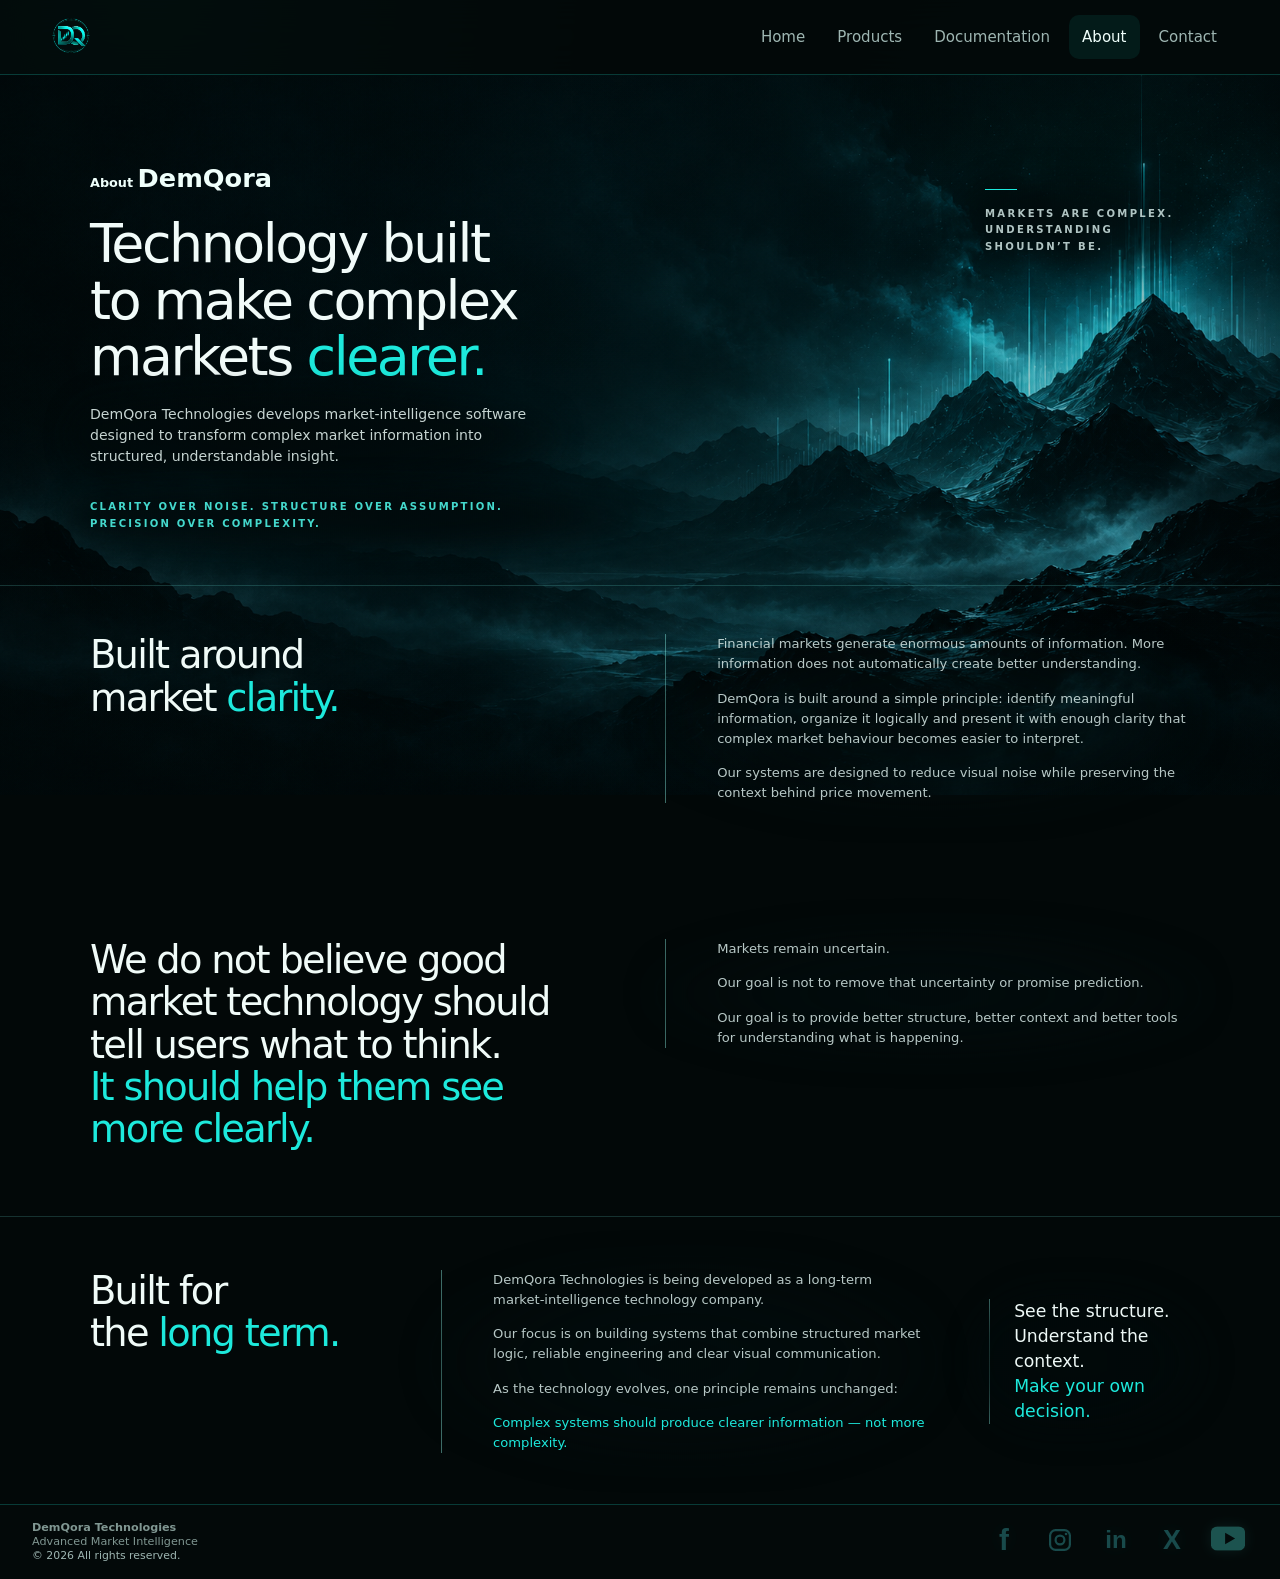
<file: about/index.html>
<!doctype html>
<html lang="en">

<head>

  <meta charset="utf-8">

  <meta
    name="viewport"
    content="width=device-width, initial-scale=1">

  <title>About | DemQora Technologies</title>

  <meta
    name="description"
    content="DemQora Technologies builds market-intelligence systems that turn complex information into clearer understanding.">

  <meta
    name="theme-color"
    content="#030909">

  <link rel="icon" type="image/png" sizes="96x96" href="../assets/img/favicon-96.png?v=20261010-dark">


  <!-- Shared site styles -->

  <link
    rel="stylesheet"
    href="../assets/css/styles.css?v=202609212350">


  <!-- About styles -->

  <link
    rel="stylesheet"
    href="../assets/css/about.css?v=20260930-about-parallax-3x">


  <!-- Shared mobile styles -->

  <link
    rel="stylesheet"
    href="../assets/css/mobile.css?v=20260930-desktop-safety">

<!-- DEMQORA_SEO_STAGE2_BEGIN -->
<link rel="canonical" href="https://www.demqora.com/about/">
<meta property="og:type" content="website">
<meta property="og:site_name" content="DemQora Technologies">
<meta property="og:title" content="About | DemQora Technologies">
<meta property="og:description" content="DemQora Technologies builds market-intelligence systems that turn complex information into clearer understanding.">
<meta property="og:url" content="https://www.demqora.com/about/">
<meta property="og:image" content="https://www.demqora.com/assets/img/home-desktop.png">
<meta name="twitter:card" content="summary_large_image">
<meta name="twitter:title" content="About | DemQora Technologies">
<meta name="twitter:description" content="DemQora Technologies builds market-intelligence systems that turn complex information into clearer understanding.">
<meta name="twitter:image" content="https://www.demqora.com/assets/img/home-desktop.png">
<!-- DEMQORA_SEO_STAGE2_END -->
</head>


<body>


<!-- =========================================================
     HEADER
     ========================================================= -->

<header class="site-header">

  <div class="container navbar">


    <a
      class="brand"
      href="../"
      aria-label="DemQora Technologies Home">

      <img
        src="../assets/img/demqora-logo.png"
        alt="DemQora DQ logo">

    </a>


    <button
      class="menu-toggle"
      aria-expanded="false"
      aria-controls="main-nav">

      Menu

    </button>


    <nav
      id="main-nav"
      class="nav-links">


      <a href="../">
        Home
      </a>


      <div class="nav-products">


        <a href="../products/">
          Products
        </a>


        <div class="submenu">

          <a href="../products/ms-1-1/">

            MS 1.1 — Market Structure Multi-Timeframe Chart

          </a>

        </div>


      </div>


      <a href="../documentation/">
        Documentation
      </a>


      <a
        href="./"
        aria-current="page">

        About

      </a>


      <a href="../contact/">
        Contact
      </a>


    </nav>


  </div>

</header>



<!-- =========================================================
     ABOUT PAGE
     ========================================================= -->

<main class="about-page about-reference-layout">



  <!-- =====================================================
       HERO
       ===================================================== -->

  <section class="about-cinema-hero">


    <div class="about-ref-container about-hero-grid">


      <div class="about-cinema-copy">


        <div class="about-brand-title">

          <span class="about-title-word">
            About
          </span>

          <span class="about-title-brand">
            DemQora
          </span>

        </div>


        <h1>

          <span>
            Technology built
          </span>

          <span>
            to make complex
          </span>

          <span>
            markets <em>clearer.</em>
          </span>

        </h1>


        <p>

          DemQora Technologies develops market-intelligence software
          designed to transform complex market information into
          structured, understandable insight.

        </p>


        <p class="about-principle-line">

          Clarity over noise. Structure over assumption.<br>
          Precision over complexity.

        </p>


      </div>



      <aside class="about-hero-note">


        <span></span>


        <p>

          Markets are complex.<br>
          Understanding<br>
          shouldn’t be.

        </p>


      </aside>


    </div>


  </section>



  <!-- =====================================================
       APPROACH
       ===================================================== -->

  <section class="about-ref-section about-ref-approach">


    <div class="about-ref-container about-ref-split">


      <h2>

        Built around<br>
        market <em>clarity.</em>

      </h2>


      <div class="about-ref-copy">


        <p>

          Financial markets generate enormous amounts of information.
          More information does not automatically create better understanding.

        </p>


        <p>

          DemQora is built around a simple principle: identify meaningful
          information, organize it logically and present it with enough
          clarity that complex market behaviour becomes easier to interpret.

        </p>


        <p>

          Our systems are designed to reduce visual noise while preserving
          the context behind price movement.

        </p>


      </div>


    </div>


  </section>



  <!-- =====================================================
       PHILOSOPHY
       ===================================================== -->

  <section class="about-ref-section about-ref-philosophy">


    <div class="about-ref-container about-ref-split">


      <h2>

        <span>
          We do not believe good
        </span>

        <span>
          market technology should
        </span>

        <span>
          tell users what to think.
        </span>

        <span>
          <em>It should help them see</em>
        </span>

        <span>
          <em>more clearly.</em>
        </span>

      </h2>


      <div class="about-ref-copy">


        <p>
          Markets remain uncertain.
        </p>


        <p>

          Our goal is not to remove that uncertainty or promise prediction.

        </p>


        <p>

          Our goal is to provide better structure, better context and
          better tools for understanding what is happening.

        </p>


      </div>


    </div>


  </section>



  <!-- =====================================================
       DIRECTION
       ===================================================== -->

  <section class="about-ref-section about-ref-direction">


    <div class="about-ref-container about-direction-grid">


      <h2>

        Built for<br>
        the <em>long term.</em>

      </h2>


      <div class="about-ref-copy">


        <p>

          DemQora Technologies is being developed as a long-term
          market-intelligence technology company.

        </p>


        <p>

          Our focus is on building systems that combine structured
          market logic, reliable engineering and clear visual communication.

        </p>


        <p>

          As the technology evolves, one principle remains unchanged:

        </p>


        <p class="about-direction-principle">

          Complex systems should produce clearer information —
          not more complexity.

        </p>


      </div>



      <p class="about-decision-line">

        See the structure.<br>
        Understand the context.<br>

        <em>
          Make your own decision.
        </em>

      </p>


    </div>


  </section>


</main>



<!-- =========================================================
     FOOTER
     ========================================================= -->

<footer class="site-footer">


  <div class="container footer-row">


    <div>


      <strong>
        DemQora Technologies
      </strong>


      <div>
        Advanced Market Intelligence
      </div>


      <div class="small">

        © <span data-year></span> All rights reserved.

      </div>


    </div>



    <div class="social-grid footer-social">


      <a
        class="social-card"
        href="https://www.facebook.com/DemQora"
        target="_blank"
        rel="noopener">

        Facebook

      </a>


      <a
        class="social-card"
        href="https://www.instagram.com/demqora/"
        target="_blank"
        rel="noopener">

        Instagram

      </a>


      <a
        class="social-card"
        href="https://www.linkedin.com/company/145012898/"
        target="_blank"
        rel="noopener">

        LinkedIn

      </a>


      <a
        class="social-card"
        href="https://x.com/DemQora"
        target="_blank"
        rel="noopener">

        X

      </a>


      <a
        class="social-card"
        href="https://www.youtube.com/@DemQora"
        target="_blank"
        rel="noopener">

        YouTube

      </a>


    </div>


  </div>


</footer>



<!-- =========================================================
     MAIN JS
     ========================================================= -->

<script src="../assets/js/main.js"></script>



<!-- =========================================================
     ABOUT DESKTOP PARALLAX
     
     Page scroll = 1.0
     Background correction = +0.6667
     
     Visual background movement:
     1.0 - 0.6667 = 0.3333
     
     Therefore BG moves about 3x slower than page.
     ========================================================= -->

<script>

(() => {


  const page =
    document.querySelector(
      '.about-reference-layout'
    );


  if (!page) {
    return;
  }



  const mobileQuery =
    window.matchMedia(
      '(max-width: 760px)'
    );



  let ticking = false;



  const updateParallax = () => {


    /*
      MOBILE

      No parallax.
      mobile.css controls the mobile background.
    */

    if (mobileQuery.matches) {

      page.style.setProperty(
        '--about-parallax',
        '0px'
      );

      ticking = false;

      return;
    }



    /*
      DESKTOP

      The page itself moves upward at normal scroll speed.

      We move the background image DOWN by approximately
      2/3 of the scroll distance.

      Result:
      background visually moves only around 1/3 as fast
      as the page = approximately 3x slower.
    */


    const offset =
      window.scrollY * 0.6667;


    page.style.setProperty(

      '--about-parallax',

      offset.toFixed(1) + 'px'

    );


    ticking = false;

  };



  const requestParallaxUpdate = () => {


    if (ticking) {
      return;
    }


    ticking = true;


    window.requestAnimationFrame(
      updateParallax
    );

  };



  /*
    Initial position
  */

  updateParallax();



  /*
    Scroll
  */

  window.addEventListener(

    'scroll',

    requestParallaxUpdate,

    {
      passive: true
    }

  );



  /*
    Resize / desktop-mobile transition
  */

  window.addEventListener(

    'resize',

    requestParallaxUpdate,

    {
      passive: true
    }

  );


})();

</script>


</body>

</html>
</file>
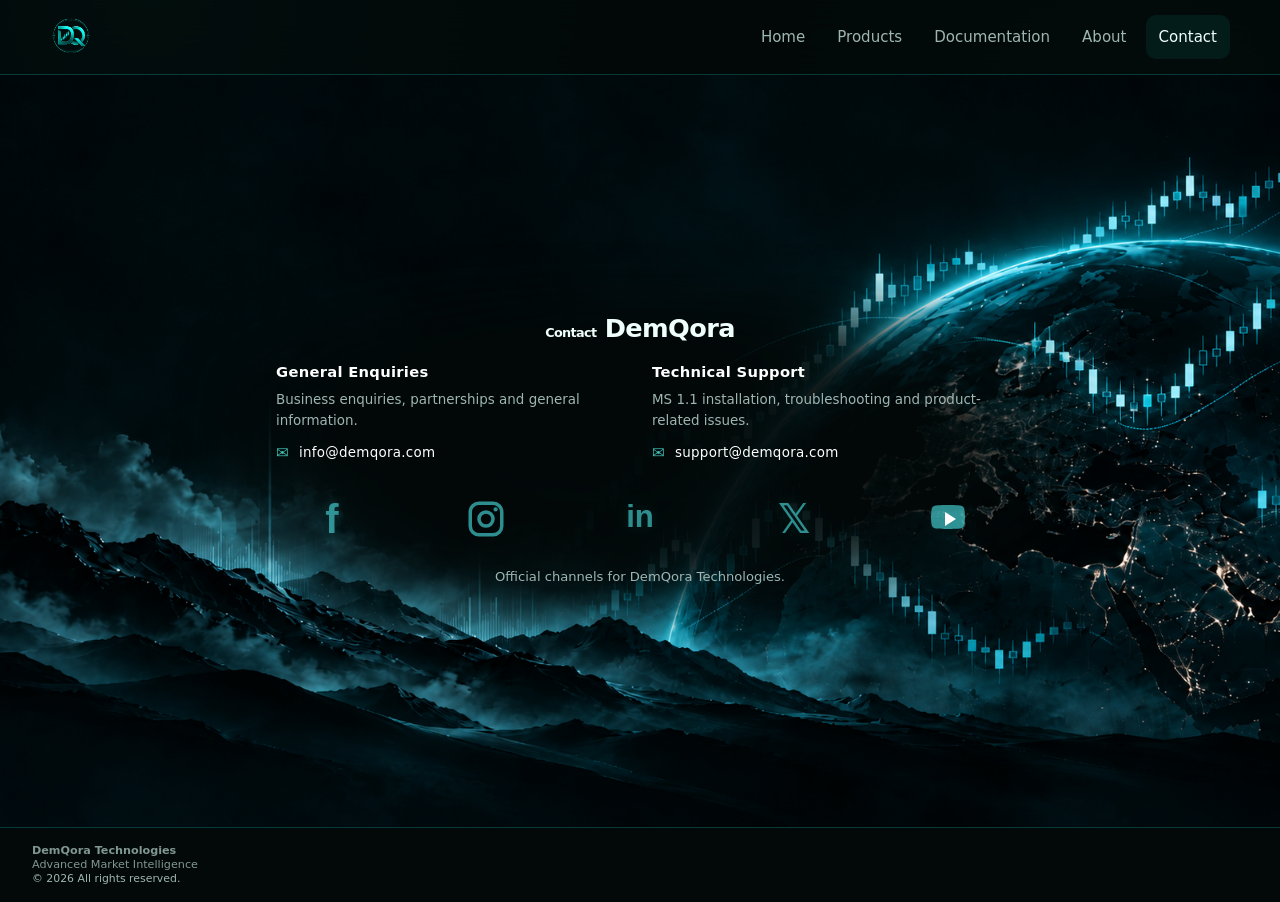
<file: contact/index.html>
<!doctype html><html lang="en"><head><meta charset="utf-8"><meta name="viewport" content="width=device-width, initial-scale=1"><title>Contact | DemQora Technologies</title><meta name="description" content="Official contact channels for DemQora Technologies."><meta name="theme-color" content="#030909"><link rel="icon" type="image/png" sizes="96x96" href="../assets/img/favicon-96.png?v=20261010-dark"><link rel="stylesheet" href="../assets/css/styles.css?v=202609141930"><style id="contact-rollback-48d9959">
      :root {
  --bg: #030909;
  --bg-soft: #071111;
  --panel: rgba(9, 24, 23, .78);
  --panel-strong: #0a1716;
  --line: rgba(31, 238, 218, .22);
  --line-strong: rgba(31, 238, 218, .48);
  --cyan: #16ead7;
  --cyan-2: #58fff0;
  --text: #effffb;
  --muted: #9eb6b2;
  --max: 1180px;
  --radius: 18px;
  --shadow: 0 24px 80px rgba(0,0,0,.38);
}
* { box-sizing: border-box; }
html { scroll-behavior: smooth; }
body {
  margin: 0;
  color: var(--text);
  background:
    radial-gradient(circle at 12% 0%, rgba(22,234,215,.12), transparent 28rem),
    radial-gradient(circle at 88% 18%, rgba(22,234,215,.07), transparent 24rem),
    var(--bg);
  font-family: Inter, ui-sans-serif, system-ui, -apple-system, BlinkMacSystemFont, "Segoe UI", sans-serif;
  line-height: 1.6;
}
a { color: inherit; text-decoration: none; }
img { display: block; max-width: 100%; }
button, a { -webkit-tap-highlight-color: transparent; }
.container { width: min(calc(100% - 36px), var(--max)); margin: 0 auto; }
.skip-link { position:absolute; left:-999px; top:auto; }
.skip-link:focus { left:16px; top:16px; z-index:999; background:#fff; color:#000; padding:10px 14px; border-radius:8px; }
.site-header {
  position: sticky; top: 0; z-index: 50;
  backdrop-filter: blur(18px);
  background: rgba(3,9,9,.82);
  border-bottom: 1px solid var(--line);
}
.navbar { min-height: 74px; display:flex; align-items:center; justify-content:space-between; gap:24px; }
.brand { display:flex; align-items:center; gap:12px; font-weight:750; letter-spacing:.01em; }
.brand img { width:42px; height:42px; border-radius:12px; box-shadow: 0 0 30px rgba(22,234,215,.16); }
.brand span { white-space:nowrap; }
.nav-links { display:flex; gap:6px; align-items:center; }
.nav-links a { color:var(--muted); padding:10px 13px; border-radius:10px; font-size:.94rem; }
.nav-links a:hover, .nav-links a[aria-current="page"] { color:var(--text); background:rgba(22,234,215,.08); }
.nav-products { position:relative; }
.nav-products .submenu {
  position:absolute; top:100%; left:0; min-width:240px; padding:9px; display:none;
  background:#071211; border:1px solid var(--line); border-radius:14px; box-shadow:var(--shadow);
}
.nav-products:hover .submenu, .nav-products:focus-within .submenu { display:block; }
.nav-products .submenu a { display:block; }
.menu-toggle { display:none; border:1px solid var(--line); color:var(--text); background:transparent; border-radius:10px; padding:8px 11px; font:inherit; }
.hero { padding: 34px 0 74px; }
.company-hero { position:relative; min-height:clamp(620px,82vh,920px); padding:0; overflow:hidden; isolation:isolate; }
.company-hero-media { position:absolute; inset:0; z-index:-2; }
.company-hero-media img { width:100%; height:100%; object-fit:cover; opacity:.72; filter:saturate(.92) contrast(.96); }
.company-hero-media::after { content:''; position:absolute; inset:0; background:radial-gradient(ellipse at center, transparent 38%, rgba(3,9,9,.18) 68%, #030909 100%), linear-gradient(90deg,rgba(3,9,9,.82),rgba(3,9,9,.2) 58%,rgba(3,9,9,.7)); }
.company-hero-overlay { min-height:inherit; display:flex; align-items:flex-end; padding-bottom:clamp(34px,6vh,70px); }
.company-hero .hero-copy { max-width:none; width:100%; margin-left:0; display:grid; grid-template-columns:minmax(0,1fr) minmax(280px,.85fr); align-items:end; gap:28px; }
.company-hero h1 { grid-column:1; max-width:540px; margin:0; font-size:clamp(2.2rem,3.15vw,4rem); line-height:1.02; letter-spacing:-.04em; }
.company-hero .lead { grid-column:2; max-width:500px; margin:0 0 4px auto; font-size:clamp(.95rem,1.05vw,1.12rem); text-align:left; }
.hero-visual { position:relative; overflow:hidden; border:0; border-radius:24px; box-shadow:var(--shadow); min-height:430px; background:#020606; }
.home-banner { overflow:hidden; border:0; border-radius:24px; margin-bottom:28px; box-shadow:0 24px 80px rgba(0,0,0,.28); }
.home-banner img { width:100%; display:block; }
.hero-visual img { width:100%; height:100%; min-height:430px; object-fit:cover; opacity:.72; }
.hero-overlay { position:absolute; inset:0; display:flex; align-items:center; background:linear-gradient(90deg, rgba(2,7,7,.84), rgba(2,7,7,.34) 58%, rgba(2,7,7,.5)); }
.hero-copy { width:min(720px, 84%); margin-left:clamp(24px, 5vw, 74px); }
.eyebrow { color:var(--cyan); text-transform:uppercase; letter-spacing:.18em; font-size:.78rem; font-weight:750; }
h1,h2,h3 { margin:0 0 .6em; line-height:1.12; letter-spacing:-.025em; }
h1 { font-size:clamp(2.6rem, 7vw, 5.7rem); }
h2 { font-size:clamp(2rem, 4vw, 3.4rem); }
h3 { font-size:1.25rem; }
.lead { color:#d7ebe7; font-size:clamp(1.05rem, 2vw, 1.3rem); max-width:760px; }
.hero-copy .lead { max-width:620px; }
.actions { display:flex; flex-wrap:wrap; gap:12px; margin-top:28px; }
.btn { display:inline-flex; align-items:center; justify-content:center; min-height:46px; padding:0 18px; border-radius:12px; border:0; font-weight:720; font-size:.94rem; }
.btn.primary { color:#00110e; background:linear-gradient(135deg,var(--cyan-2),var(--cyan)); box-shadow:0 0 34px rgba(22,234,215,.16); }
.btn.secondary { color:var(--cyan-2); background:rgba(22,234,215,.05); }
.btn.disabled { color:#6f8782; background:rgba(255,255,255,.02); cursor:default; }
.section { padding:80px 0; }
.section.compact { padding:56px 0; }
.section-head { max-width:820px; margin-bottom:34px; }
.section-head p, .card p, .prose p { color:var(--muted); }
.grid { display:grid; gap:18px; }
.grid-2 { grid-template-columns:repeat(2, minmax(0,1fr)); }
.grid-3 { grid-template-columns:repeat(3, minmax(0,1fr)); }
.card { border:0; background:linear-gradient(180deg, rgba(10,25,24,.85), rgba(5,14,13,.82)); border-radius:var(--radius); padding:25px; box-shadow:0 12px 44px rgba(0,0,0,.16); }
.card:hover { border-color:rgba(31,238,218,.4); transform:translateY(-2px); transition:.2s ease; }
.icon-box { width:42px; height:42px; border:1px solid var(--line-strong); border-radius:12px; display:grid; place-items:center; color:var(--cyan-2); margin-bottom:18px; font-weight:800; }
.product-card { overflow:hidden; padding:0; }
.product-card .image { aspect-ratio:16/7; background:transparent; border:0; }
.product-card .image img { width:100%; height:100%; object-fit:cover; }
.product-card .body { padding:28px; }
.product-card .status { color:var(--cyan); font-weight:700; font-size:.82rem; text-transform:uppercase; letter-spacing:.1em; }
.product-shot { border:0; background:transparent; border-radius:18px; padding:12px; box-shadow:var(--shadow); }
.product-shot img { width:100%; border-radius:0; opacity:.9; mix-blend-mode:screen; mask-image:linear-gradient(90deg,transparent 0%,#000 8%,#000 92%,transparent 100%); }
.product-hero-media { padding-top:24px; }
.home-tagline { max-width:760px; margin:0 auto 24px; opacity:.92; filter:drop-shadow(0 12px 34px rgba(0,0,0,.28)); }
.home-tagline img { width:100%; mix-blend-mode:screen; }
.product-hero-media .product-shot { max-width:1080px; margin:0 auto; }
.panel-pair { display:grid; grid-template-columns:repeat(2,minmax(0,1fr)); gap:30px; align-items:center; padding:10px 12px 20px; }
.panel-card { padding:14px; background:linear-gradient(145deg,rgba(10,28,27,.96),rgba(1,5,5,.98)); }
.panel-card.basic { transform:rotate(-1.5deg); }
.panel-card.custom { transform:rotate(1.5deg); }
.panel-card img { width:100%; aspect-ratio:16/10; object-fit:contain; background:transparent; opacity:.88; mask-image:radial-gradient(ellipse,#000 58%,transparent 100%); }
.panel-card figcaption { color:var(--cyan-2); font-size:.86rem; font-weight:700; letter-spacing:.08em; text-transform:uppercase; padding:13px 4px 2px; }
.preset-grid { display:grid; grid-template-columns:repeat(5,minmax(0,1fr)); gap:12px; margin-top:34px; }
.preset { min-height:168px; padding:18px; border:1px solid var(--line); border-radius:14px; background:rgba(22,234,215,.035); }
.preset strong { display:block; color:var(--cyan-2); font-size:1.05rem; margin-bottom:9px; }
.preset span { color:var(--muted); font-size:.9rem; line-height:1.55; }
.custom-preset { border-color:var(--line-strong); background:rgba(22,234,215,.07); }
.stat-strip { display:grid; grid-template-columns:repeat(3,1fr); border:0; border-radius:16px; overflow:hidden; }
.stat { padding:20px; background:rgba(22,234,215,.03); border-right:1px solid var(--line); }
.stat:last-child { border-right:0; }
.stat strong { display:block; color:var(--cyan-2); }
.page-hero { padding:86px 0 44px; border-bottom:1px solid var(--line); background:linear-gradient(180deg, rgba(22,234,215,.055), transparent); }
.breadcrumb { color:#78928d; font-size:.9rem; margin-bottom:16px; }
.breadcrumb a { color:var(--muted); }
.feature-list { display:grid; grid-template-columns:repeat(2,minmax(0,1fr)); gap:14px; }
.feature { padding:18px 20px; border-left:2px solid var(--cyan); background:rgba(22,234,215,.035); border-radius:0 12px 12px 0; }
.feature strong { display:block; margin-bottom:5px; }
.notice { border:0; background:rgba(22,234,215,.055); border-radius:16px; padding:22px; color:#cfe9e4; }
.doc-list { display:grid; gap:12px; }
.doc-row { display:flex; justify-content:space-between; gap:20px; align-items:center; padding:20px; border:1px solid var(--line); border-radius:14px; background:rgba(255,255,255,.015); }
.doc-row span:last-child { color:#718984; font-size:.9rem; }
.social-grid { display:grid; grid-template-columns:repeat(5,minmax(0,1fr)); gap:12px; }
.social-card { text-align:center; border:1px solid var(--line); border-radius:14px; padding:20px 10px; background:rgba(255,255,255,.015); color:var(--muted); }
.social-card:hover { color:var(--cyan-2); border-color:var(--line-strong); }
.social-card { border:0; padding:14px 10px; background:transparent; font-size:0; min-height:72px; display:grid; place-items:center; }
.social-card:hover { border:0; background:transparent; transform:translateY(-3px); }
.social-card::before { font-size:2.5rem; line-height:1; font-weight:800; transition:transform .2s ease, filter .2s ease; }
.social-card:hover::before { filter:brightness(1.2); }
.social-card:nth-child(1)::before { content:'f'; color:#1877F2; font-family:Arial,sans-serif; }
.social-card:nth-child(2)::before { content:'◎'; color:#E4405F; background:linear-gradient(135deg,#F58529,#DD2A7B,#8134AF,#515BD4); -webkit-background-clip:text; background-clip:text; -webkit-text-fill-color:transparent; }
.social-card:nth-child(3)::before { content:'in'; color:#0A66C2; font-family:Arial,sans-serif; font-size:1.95rem; }
.social-card:nth-child(4)::before { content:'𝕏'; color:#fff; }
.social-card:nth-child(5)::before { content:'▶'; color:#FF0000; font-size:2rem; }
.social-card:nth-child(2)::before { content:''; width:42px; height:42px; background:linear-gradient(135deg,#F58529,#DD2A7B 48%,#8134AF 76%,#515BD4); -webkit-mask:url("data:image/svg+xml,%3Csvg xmlns='http://www.w3.org/2000/svg' viewBox='0 0 24 24'%3E%3Crect x='3' y='3' width='18' height='18' rx='5' fill='none' stroke='black' stroke-width='2'/%3E%3Ccircle cx='12' cy='12' r='4' fill='none' stroke='black' stroke-width='2'/%3E%3Ccircle cx='17.5' cy='6.5' r='1.2' fill='black'/%3E%3C/svg%3E") center/contain no-repeat; mask:url("data:image/svg+xml,%3Csvg xmlns='http://www.w3.org/2000/svg' viewBox='0 0 24 24'%3E%3Crect x='3' y='3' width='18' height='18' rx='5' fill='none' stroke='black' stroke-width='2'/%3E%3Ccircle cx='12' cy='12' r='4' fill='none' stroke='black' stroke-width='2'/%3E%3Ccircle cx='17.5' cy='6.5' r='1.2' fill='black'/%3E%3C/svg%3E") center/contain no-repeat; }
.social-card:nth-child(5)::before { content:''; width:48px; height:34px; background:#FF0000; -webkit-mask:url("data:image/svg+xml,%3Csvg xmlns='http://www.w3.org/2000/svg' viewBox='0 0 24 24'%3E%3Cpath d='M23.5 6.2a3 3 0 0 0-2.1-2.1C19.5 3.6 12 3.6 12 3.6s-7.5 0-9.4.5A3 3 0 0 0 .5 6.2 31 31 0 0 0 0 12a31 31 0 0 0 .5 5.8 3 3 0 0 0 2.1 2.1c1.9.5 9.4.5 9.4.5s7.5 0 9.4-.5a3 3 0 0 0 2.1-2.1A31 31 0 0 0 24 12a31 31 0 0 0-.5-5.8Z' fill='black'/%3E%3Cpath d='m10 8 6 4-6 4Z' fill='white'/%3E%3C/svg%3E") center/contain no-repeat; mask:url("data:image/svg+xml,%3Csvg xmlns='http://www.w3.org/2000/svg' viewBox='0 0 24 24'%3E%3Cpath d='M23.5 6.2a3 3 0 0 0-2.1-2.1C19.5 3.6 12 3.6 12 3.6s-7.5 0-9.4.5A3 3 0 0 0 .5 6.2 31 31 0 0 0 0 12a31 31 0 0 0 .5 5.8 3 3 0 0 0 2.1 2.1c1.9.5 9.4.5 9.4.5s7.5 0 9.4-.5a3 3 0 0 0 2.1-2.1A31 31 0 0 0 24 12a31 31 0 0 0-.5-5.8Z' fill='black'/%3E%3Cpath d='m10 8 6 4-6 4Z' fill='white'/%3E%3C/svg%3E") center/contain no-repeat; }
.social-card:nth-child(5)::before { content:''; width:48px; height:34px; background:url("data:image/svg+xml,%3Csvg xmlns='http://www.w3.org/2000/svg' viewBox='0 0 48 34'%3E%3Crect width='48' height='34' rx='8' fill='%23FF0000'/%3E%3Cpath d='m20 9 14 8-14 8Z' fill='white'/%3E%3C/svg%3E") center/contain no-repeat; }
.social-card:nth-child(5)::after { content:''; position:absolute; width:0; height:0; border-top:7px solid transparent; border-bottom:7px solid transparent; border-left:11px solid #fff; transform:translateX(2px); }
.social-card:nth-child(5) { position:relative; }
.social-card.pending { opacity:.65; cursor:default; }
.site-footer { margin-top:60px; border-top:1px solid var(--line); padding:36px 0 50px; color:#809792; font-size:.9rem; }
.footer-row { display:flex; gap:24px; justify-content:space-between; align-items:flex-start; }
.footer-links { display:flex; gap:14px; flex-wrap:wrap; }
.footer-links a:hover { color:var(--cyan-2); }
.footer-social { display:flex; gap:8px; align-items:center; }
.footer-social .social-card { min-height:34px; width:34px; padding:0; }
.footer-social .social-card::before { font-size:1.35rem; }
.small { font-size:.9rem; color:var(--muted); }
.tag { display:inline-flex; padding:6px 9px; border-radius:999px; border:1px solid var(--line); color:var(--cyan-2); font-size:.76rem; margin:4px 6px 4px 0; }
@media (max-width: 900px) {
  .menu-toggle { display:block; }
  .nav-links { display:none; position:absolute; left:18px; right:18px; top:68px; flex-direction:column; align-items:stretch; padding:12px; background:#06100f; border:1px solid var(--line); border-radius:14px; box-shadow:var(--shadow); }
  .nav-links.open { display:flex; }
  .nav-products .submenu { display:block; position:static; min-width:0; box-shadow:none; border:0; border-left:1px solid var(--line); margin-left:14px; padding:4px 0 4px 8px; background:transparent; }
  .grid-3 { grid-template-columns:1fr 1fr; }
  .social-grid { grid-template-columns:repeat(2,1fr); }
  .preset-grid { grid-template-columns:repeat(2,minmax(0,1fr)); }
  .hero-visual, .hero-visual img { min-height:520px; }
  .hero-overlay { background:linear-gradient(180deg,rgba(2,7,7,.48),rgba(2,7,7,.88) 48%); align-items:flex-end; padding-bottom:44px; }
  .hero-copy { margin-left:28px; width:calc(100% - 56px); }
  .company-hero .hero-copy { margin-left:28px; width:calc(100% - 56px); }
  .company-hero .hero-copy { grid-template-columns:1fr; gap:14px; }
  .company-hero h1, .company-hero .lead { grid-column:1; margin-left:0; margin-right:0; }
}
@media (max-width: 640px) {
  .container { width:min(calc(100% - 24px), var(--max)); }
  .brand span { font-size:.9rem; }
  .grid-2, .grid-3, .feature-list { grid-template-columns:1fr; }
  .section { padding:58px 0; }
  .page-hero { padding:60px 0 34px; }
  .hero { padding-top:18px; }
  .hero-visual, .hero-visual img { min-height:560px; }
  h1 { font-size:2.7rem; }
  .company-hero h1 { font-size:clamp(2.3rem,10vw,3.6rem); }
  .stat-strip { grid-template-columns:1fr; }
  .stat { border-right:0; border-bottom:1px solid var(--line); }
  .stat:last-child { border-bottom:0; }
  .doc-row { align-items:flex-start; flex-direction:column; }
  .footer-row { flex-direction:column; }
  .panel-pair { grid-template-columns:1fr; gap:28px; padding-inline:0; }
  .panel-card.basic, .panel-card.custom { transform:none; }
  .panel-card img { aspect-ratio:auto; }
  .preset-grid { grid-template-columns:1fr; }
}
/* Home flash treatment */
.company-hero h1 { max-width: 620px; color: rgba(224,247,243,.78); font-size: clamp(1.65rem,2.35vw,3rem); line-height: 1.08; letter-spacing: -.035em; text-shadow: 0 0 26px rgba(111,239,226,.14); }
.company-hero .lead { grid-column: 1; max-width: 500px; margin: 12px 0 0; color: rgba(118,227,215,.78); font-size: clamp(.9rem,1vw,1.05rem); letter-spacing: .06em; text-transform: uppercase; text-align: left; }
/* Softer Home flash text */
.company-hero h1 { font-size: clamp(1.15rem, 1.55vw, 1.85rem) !important; line-height: 1.18 !important; font-weight: 500 !important; letter-spacing: .01em !important; color: rgba(190, 224, 220, .52) !important; text-shadow: none !important; max-width: 460px !important; }
.company-hero .lead { margin-top: 8px !important; font-size: .72rem !important; line-height: 1.4 !important; font-weight: 400 !important; letter-spacing: .12em !important; color: rgba(130, 190, 183, .46) !important; text-transform: none !important; }
/* Refined Home text placement */
.company-hero-overlay { align-items: flex-start !important; padding-top: clamp(78px, 11vh, 126px) !important; padding-bottom: 0 !important; }
.company-hero .hero-copy { display: block !important; max-width: 430px !important; margin-left: 0 !important; }
.company-hero h1 { max-width: 430px !important; margin: 0 0 12px !important; font-size: clamp(1.12rem, 1.5vw, 1.7rem) !important; line-height: 1.2 !important; font-weight: 500 !important; color: rgba(190, 224, 220, .46) !important; }
.company-hero .lead { max-width: 360px !important; margin: 0 !important; font-size: .68rem !important; line-height: 1.4 !important; letter-spacing: .1em !important; color: rgba(130, 190, 183, .38) !important; }
@media (max-width: 900px) { .company-hero-overlay { padding-top: 58px !important; } .company-hero .hero-copy { max-width: 360px !important; } }
/* Refined Home text placement */
.company-hero-overlay { align-items: flex-start !important; padding-top: clamp(78px, 11vh, 126px) !important; padding-bottom: 0 !important; }
.company-hero .hero-copy { display: block !important; max-width: 430px !important; margin-left: 0 !important; }
.company-hero h1 { max-width: 430px !important; margin: 0 0 12px !important; font-size: clamp(1.12rem, 1.5vw, 1.7rem) !important; line-height: 1.2 !important; font-weight: 500 !important; color: rgba(190, 224, 220, .46) !important; }
.company-hero .lead { max-width: 360px !important; margin: 0 !important; font-size: .68rem !important; line-height: 1.4 !important; letter-spacing: .1em !important; color: rgba(130, 190, 183, .38) !important; }
@media (max-width: 900px) { .company-hero-overlay { padding-top: 58px !important; } .company-hero .hero-copy { max-width: 360px !important; } }
/* Header logo and footer alignment */
.site-header .navbar { justify-content: flex-end !important; }
.site-header .brand { margin-left: auto !important; }
.site-header .brand span { display: none !important; }
.site-header .brand img { width: 46px !important; height: 46px !important; }
.site-footer > .container { width: 100% !important; max-width: none !important; margin: 0 !important; padding-left: 32px !important; padding-right: 32px !important; }
.site-footer .footer-row { justify-content: flex-start !important; }
.site-footer .footer-social { margin-left: auto !important; }
@media (max-width: 640px) { .site-footer > .container { padding-left: 20px !important; padding-right: 20px !important; } }
/* Monochrome social icons */
.footer-social .social-card::before {
  filter: grayscale(1) brightness(.82) opacity(.62) !important;
}
.footer-social .social-card:hover::before {
  filter: grayscale(1) brightness(.92) opacity(.78) !important;
}
/* DemQora cyan social icon system */
.footer-social .social-card::before {
  filter: brightness(0) saturate(100%) invert(83%) sepia(26%) saturate(1010%) hue-rotate(124deg) brightness(94%) contrast(88%) drop-shadow(0 0 7px rgba(22,234,215,.2)) !important;
  opacity: .9 !important;
}
.footer-social .social-card:hover::before {
  filter: brightness(0) saturate(100%) invert(91%) sepia(35%) saturate(1260%) hue-rotate(123deg) brightness(103%) contrast(92%) drop-shadow(0 0 11px rgba(22,234,215,.42)) !important;
  opacity: 1 !important;
}
/* Balanced outlined social icons */
.footer-social { gap: 16px !important; align-items: center !important; }
.footer-social .social-card { width: 40px !important; height: 40px !important; min-height: 40px !important; padding: 0 !important; display: grid !important; place-items: center !important; }
.footer-social .social-card::before { display: block !important; width: 30px !important; height: 30px !important; font-size: 1.45rem !important; line-height: 30px !important; text-align: center !important; font-weight: 700 !important; -webkit-text-stroke: .25px rgba(88,255,240,.4); }
.footer-social .social-card:nth-child(2)::before { width: 30px !important; height: 30px !important; }
.footer-social .social-card:nth-child(3)::before { font-size: 1.35rem !important; }
.footer-social .social-card:nth-child(4)::before { font-size: 1.55rem !important; }
.footer-social .social-card:nth-child(5)::before { width: 36px !important; height: 25px !important; }
.footer-social .social-card:nth-child(5)::after { border-top-width: 5px !important; border-bottom-width: 5px !important; border-left-width: 8px !important; }
/* Optical size correction for equal visual weight */
.footer-social .social-card:nth-child(1)::before { transform: scale(1.28); }
.footer-social .social-card:nth-child(2)::before { transform: scale(.88); }
.footer-social .social-card:nth-child(3)::before { transform: scale(1.12); }
.footer-social .social-card:nth-child(4)::before { transform: scale(1.08); }
.footer-social .social-card:nth-child(5)::before { transform: scale(.9); }
/* Optical size correction for equal visual weight */
.footer-social .social-card:nth-child(1)::before { transform: scale(1.28); }
.footer-social .social-card:nth-child(2)::before { transform: scale(.88); }
.footer-social .social-card:nth-child(3)::before { transform: scale(1.12); }
.footer-social .social-card:nth-child(4)::before { transform: scale(1.08); }
.footer-social .social-card:nth-child(5)::before { transform: scale(.9); }
/* Subtle outlined YouTube icon and unified opacity */
.footer-social .social-card::before { opacity: .3 !important; }
.footer-social .social-card:hover::before { opacity: .3 !important; }
.footer-social .social-card:nth-child(5)::before {
  content: '' !important;
  width: 36px !important;
  height: 25px !important;
  background: transparent !important;
  border: 2px solid #58fff0 !important;
  border-radius: 8px !important;
  -webkit-mask: none !important;
  mask: none !important;
  filter: none !important;
}
.footer-social .social-card:nth-child(5)::after {
  border-top-width: 5px !important;
  border-bottom-width: 5px !important;
  border-left-width: 8px !important;
  border-left-color: #58fff0 !important;
  opacity: .3 !important;
}
/* Keep the header logo at the far left */
.site-header .navbar { justify-content: space-between !important; }
.site-header .brand { margin-left: 0 !important; margin-right: auto !important; }
/* Final header and hero visibility correction */
.company-hero-media img { opacity: 1 !important; }
.site-header .navbar { position: relative !important; justify-content: flex-start !important; }
.site-header .nav-links { margin-right: 72px !important; }
.site-header .brand { position: absolute !important; right: 0 !important; top: 50% !important; transform: translateY(-50%) !important; margin: 0 !important; }
@media (max-width: 900px) { .site-header .nav-links { margin-right: 0 !important; } .site-header .brand { right: 0 !important; } }
/* Clean YouTube mark in the DemQora palette */
.footer-social .social-card:nth-child(5)::before {
  content: '' !important;
  width: 38px !important;
  height: 27px !important;
  border: 0 !important;
  border-radius: 0 !important;
  background: url("data:image/svg+xml,%3Csvg xmlns='http://www.w3.org/2000/svg' viewBox='0 0 48 34'%3E%3Crect width='48' height='34' rx='9' fill='%2358fff0'/%3E%3Cpath d='m20 9 14 8-14 8Z' fill='%23030909'/%3E%3C/svg%3E") center/contain no-repeat !important;
  -webkit-mask: none !important;
  mask: none !important;
  opacity: .3 !important;
  filter: drop-shadow(0 0 7px rgba(88,255,240,.28)) !important;
}
.footer-social .social-card:nth-child(5)::after { display: none !important; }
/* Raise the complete Home hero artwork */
.company-hero-media { transform: translateY(-72px) !important; height: calc(100% + 72px) !important; }
/* Match footer height to the header */
.site-footer { margin-top: 0 !important; padding: 0 !important; min-height: 74px !important; }
.site-footer > .container.footer-row { min-height: 74px !important; align-items: center !important; }
.site-footer > .container.footer-row > div:first-child { font-size: .7rem !important; line-height: 1.25 !important; }
.site-footer > .container.footer-row > div:first-child .small { font-size: .68rem !important; }
/* Restore the original hero artwork and left logo placement */
.company-hero-media { transform: none !important; height: 100% !important; }
.company-hero-media img { opacity: 1 !important; filter: none !important; object-position: center center !important; }
.company-hero-media::after { background: transparent !important; }
.site-header .navbar { justify-content: space-between !important; }
.site-header .nav-links { margin-right: 0 !important; }
.site-header .brand { position: static !important; order: 0 !important; margin: 0 !important; transform: none !important; }
/* Compact Contact page */
.contact-page { min-height: calc(100vh - 74px - 74px); display: flex; align-items: center; padding: 24px 0 !important; }
.contact-page .contact-panel { width: min(760px, 100%); margin: 0 auto; text-align: center; }
.contact-page .eyebrow { font-size: .68rem !important; letter-spacing: .18em; }
.contact-page h1 { font-size: clamp(1.5rem, 2vw, 2rem) !important; margin: 0 0 8px !important; }
.contact-page .contact-intro { margin: 0 auto 22px !important; color: var(--muted); font-size: .82rem !important; }
.contact-page .social-grid { grid-template-columns: repeat(5, minmax(0, 1fr)); gap: 10px; }
.contact-page .social-card { min-height: 54px !important; width: auto !important; }
@media (max-width: 700px) {
  .contact-page { min-height: calc(100vh - 74px - 74px); padding: 18px 0 !important; }
  .contact-page .social-grid { grid-template-columns: repeat(5, minmax(0, 1fr)); gap: 4px; }
  .contact-page .social-card { min-height: 44px !important; }
}
/* Contact icon treatment */
.contact-page .social-card::before { filter: brightness(0) saturate(100%) invert(83%) sepia(26%) saturate(1010%) hue-rotate(124deg) brightness(94%) contrast(88%) drop-shadow(0 0 7px rgba(22,234,215,.2)) !important; opacity: .62 !important; }
.contact-page .social-card:hover::before { filter: brightness(0) saturate(100%) invert(91%) sepia(35%) saturate(1260%) hue-rotate(123deg) brightness(103%) contrast(92%) drop-shadow(0 0 10px rgba(22,234,215,.34)) !important; opacity: .8 !important; }
.contact-page .social-card { min-height: 54px !important; padding: 10px 8px !important; }
/* Focused About page */
.about-page { min-height: calc(100vh - 74px - 74px); }
.about-intro { padding: clamp(72px, 11vh, 128px) 0 54px; background: radial-gradient(ellipse at 72% 18%, rgba(22,234,215,.08), transparent 38rem); }
.about-copy { max-width: 850px; }
.about-copy .eyebrow { margin-bottom: 18px; }
.about-copy h1 { max-width: 820px; margin-bottom: 24px; font-size: clamp(2.8rem, 6.2vw, 5.4rem); line-height: .98; }
.about-copy .lead { max-width: 720px; margin-bottom: 16px; color: #d7ebe7; font-size: clamp(1.12rem, 2vw, 1.35rem); }
.about-copy > p:not(.lead) { max-width: 690px; margin: 0; color: var(--muted); font-size: 1.04rem; }
.about-principles { padding-top: 34px; padding-bottom: 74px; }
.about-principles .section-head { margin-bottom: 24px; }
.about-principles .section-head h2 { font-size: clamp(1.8rem, 3vw, 2.7rem); }
.about-principles .card { min-height: 190px; padding: 24px; border: 1px solid rgba(31,238,218,.12); }
.about-principles .card:hover { border-color: var(--line-strong); }
.about-principles .icon-box { margin-bottom: 22px; }
.about-principles .card h3 { margin-bottom: 10px; }
.about-principles .card p { margin: 0; font-size: 1rem; }
@media (max-width: 640px) {
  .about-intro { padding: 58px 0 36px; }
  .about-copy h1 { font-size: clamp(2.5rem, 12vw, 4rem); }
  .about-copy .lead { font-size: 1.05rem; }
  .about-copy > p:not(.lead) { font-size: 1rem; }
  .about-principles { padding-top: 28px; padding-bottom: 48px; }
  .about-principles .card { min-height: 0; }
}
/* Refine About hierarchy */
.about-copy h1 { font-size: clamp(2.15rem, 4.8vw, 4.1rem) !important; line-height: 1.02 !important; }
.about-copy .about-principles-copy { max-width: 820px; margin-top: 28px; padding-top: 24px; border-top: 1px solid rgba(31,238,218,.16); color: var(--muted); font-size: 1rem; line-height: 1.75; }
.about-copy .about-principles-copy strong { color: var(--cyan-2); font-weight: 700; }
/* About visual companion */
.about-layout {
  display: grid;
  grid-template-columns: minmax(0, .9fr) minmax(360px, 1.1fr);
  align-items: center;
  gap: clamp(28px, 5vw, 86px);
}
.about-copy { max-width: none; }
.about-visual {
  min-width: 0;
  display: flex;
  justify-content: center;
  align-items: center;
  opacity: .72;
  filter: drop-shadow(0 0 28px rgba(22,234,215,.13));
}
.about-visual img {
  width: 100%;
  max-width: 680px;
  height: auto;
  mix-blend-mode: screen;
}
@media (max-width: 900px) {
  .about-layout { grid-template-columns: 1fr; gap: 28px; }
  .about-visual { order: 2; max-width: 620px; margin: 0 auto; }
}
/* About page redesign */
.about-page .about-intro {
  padding: clamp(58px, 8vw, 104px) 0 clamp(70px, 10vw, 128px);
}
.about-page .about-layout {
  grid-template-columns: minmax(330px, .82fr) minmax(480px, 1.18fr);
  gap: clamp(42px, 6vw, 92px);
  align-items: center;
  min-height: min(650px, calc(100vh - 190px));
}
.about-page .about-copy {
  position: relative;
  z-index: 1;
  max-width: 560px;
}
.about-page .about-copy h1 {
  max-width: 11ch;
  margin: 16px 0 26px;
  font-size: clamp(2.35rem, 4.3vw, 4rem) !important;
  line-height: .98 !important;
  letter-spacing: -.055em;
}
.about-page .about-copy .lead {
  max-width: 38rem;
  font-size: clamp(1rem, 1.35vw, 1.18rem);
  line-height: 1.7;
}
.about-page .about-copy > p:not(.about-principles-copy) {
  max-width: 35rem;
  color: color-mix(in srgb, var(--muted) 88%, white 12%);
}
.about-page .about-principles-copy {
  max-width: 35rem !important;
  margin-top: 30px !important;
  padding-top: 22px !important;
  font-size: .96rem !important;
  line-height: 1.72 !important;
}
.about-page .about-visual {
  position: relative;
  isolation: isolate;
  min-height: 390px;
  opacity: .88;
  filter: drop-shadow(0 0 34px rgba(22,234,215,.16));
}
.about-page .about-visual::before {
  content: "";
  position: absolute;
  inset: 8% 4%;
  z-index: -1;
  background: radial-gradient(ellipse at center, rgba(22,234,215,.12), transparent 62%);
  pointer-events: none;
}
.about-page .about-visual::after {
  content: "";
  position: absolute;
  top: 50%;
  left: 4%;
  right: 4%;
  height: 1px;
  z-index: -1;
  background: linear-gradient(90deg, transparent, rgba(88,255,240,.18), transparent);
  pointer-events: none;
}
.about-page .about-visual img {
  width: min(100%, 760px);
  max-width: none;
  margin-left: auto;
  object-fit: contain;
  mix-blend-mode: normal;
  opacity: .9;
}
@media (max-width: 980px) {
  .about-page .about-layout {
    grid-template-columns: minmax(300px, .9fr) minmax(380px, 1.1fr);
    gap: 38px;
  }
  .about-page .about-copy h1 { font-size: clamp(2.2rem, 5vw, 3.4rem) !important; }
}
@media (max-width: 760px) {
  .about-page .about-intro { padding-top: 52px; }
  .about-page .about-layout { grid-template-columns: 1fr; min-height: 0; }
  .about-page .about-visual { min-height: 240px; margin-top: 8px; }
  .about-page .about-visual img { width: 100%; }
}
/* Refine About headline scale */
.about-page .about-copy h1 {
  max-width: 18ch;
  font-size: clamp(2rem, 3.1vw, 3.15rem) !important;
  line-height: 1.04 !important;
  letter-spacing: -.045em;
}
@media (max-width: 760px) {
  .about-page .about-copy h1 {
    max-width: 17ch;
    font-size: clamp(1.9rem, 8vw, 2.55rem) !important;
  }
}
/* About orbit composition */
.about-page .about-visual {
  min-height: 520px;
  display: grid;
  place-items: center;
  opacity: 1;
  filter: none;
}
.about-page .about-orbit {
  position: relative;
  width: min(100%, 700px);
  aspect-ratio: 1 / .86;
  display: grid;
  place-items: center;
  isolation: isolate;
}
.about-page .about-orbit::before,
.about-page .about-orbit::after {
  content: "";
  position: absolute;
  border: 1px solid rgba(88,255,240,.16);
  border-radius: 50%;
  pointer-events: none;
}
.about-page .about-orbit::before { inset: 8% 7%; }
.about-page .about-orbit::after { inset: 20% 15%; border-color: rgba(88,255,240,.1); }
.about-page .about-orbit img {
  position: relative;
  z-index: 2;
  width: 74%;
  max-width: none;
  margin: 0;
  opacity: .9;
  mix-blend-mode: normal;
  filter: drop-shadow(0 0 24px rgba(22,234,215,.18));
}
.about-page .orbit-tag {
  position: absolute;
  z-index: 3;
  padding: 7px 12px;
  border: 1px solid rgba(88,255,240,.28);
  border-radius: 999px;
  background: rgba(3,9,9,.72);
  box-shadow: 0 0 18px rgba(22,234,215,.08);
  color: rgba(222,255,249,.78);
  font-size: .68rem;
  font-weight: 700;
  letter-spacing: .12em;
  line-height: 1.2;
  text-transform: uppercase;
  white-space: nowrap;
}
.about-page .orbit-tag--top { top: 2%; left: 50%; transform: translateX(-50%); }
.about-page .orbit-tag--right-top { top: 22%; right: 0; }
.about-page .orbit-tag--right-bottom { right: 1%; bottom: 17%; }
.about-page .orbit-tag--bottom { bottom: 1%; left: 50%; transform: translateX(-50%); }
.about-page .orbit-tag--left-bottom { bottom: 17%; left: 0; }
.about-page .orbit-tag--left-top { top: 22%; left: 0; }
@media (max-width: 760px) {
  .about-page .about-visual { min-height: 370px; }
  .about-page .about-orbit { width: min(100%, 600px); }
  .about-page .about-orbit img { width: 72%; }
  .about-page .orbit-tag { padding: 6px 9px; font-size: .57rem; }
}
/* About background drawing composition */
.about-page .about-intro {
  min-height: calc(100vh - 150px);
  display: flex;
  align-items: center;
  background-image: linear-gradient(90deg, rgba(3,9,9,.96) 0%, rgba(3,9,9,.76) 38%, rgba(3,9,9,.26) 72%, rgba(3,9,9,.52) 100%), url('../img/about-visual-transparent.png');
  background-repeat: no-repeat;
  background-position: center, 68% 50%;
  background-size: cover, min(920px, 72vw) auto;
}
.about-page .about-layout {
  display: block;
}
.about-page .about-copy {
  position: relative;
  z-index: 2;
  max-width: 610px;
  padding: 3rem 0;
}
.about-page .about-copy h1 {
  max-width: 13ch;
  font-size: clamp(2rem, 3.4vw, 3.35rem) !important;
  line-height: 1.04 !important;
}
.about-page .about-copy .lead,
.about-page .about-copy > p:not(.about-principles-copy) {
  max-width: 560px;
}
.about-page .about-principles-copy {
  max-width: 590px;
}
@media (max-width: 760px) {
  .about-page .about-intro {
    min-height: calc(100vh - 110px);
    background-position: center, 70% 48%;
    background-size: cover, 145vw auto;
  }
  .about-page .about-copy {
    padding: 2.5rem 0;
  }
}
/* Strengthen About background drawing */
.about-page .about-intro {
  position: relative;
  isolation: isolate;
  overflow: hidden;
  background: #030909;
}
.about-page .about-intro::before {
  content: "";
  position: absolute;
  inset: 0;
  z-index: -1;
  background-image: linear-gradient(90deg, rgba(3,9,9,.88) 0%, rgba(3,9,9,.54) 42%, rgba(3,9,9,.16) 100%), url('../img/about-visual-clean.png');
  background-repeat: no-repeat;
  background-position: center, 68% 50%;
  background-size: cover, min(1180px, 92vw) auto;
  opacity: .82;
}
.about-page .about-copy { max-width: 600px; }
@media (max-width: 760px) {
  .about-page .about-intro::before {
    background-position: center, 66% 48%;
    background-size: cover, 150vw auto;
    opacity: .68;
  }
}
/* Keep About background drawing above the section color */
.about-page .about-intro::before { z-index: 0; }
.about-page .about-intro > .container { position: relative; z-index: 1; }
/* Professional About page redesign */
.about-page { background: #030909; color: #d7e8e7; overflow: hidden; }
.about-page .about-hero { position: relative; min-height: min(760px, calc(100vh - 74px)); display: flex; align-items: center; background: #030909; isolation: isolate; }
.about-page .about-hero::before { content: ""; position: absolute; inset: 0; z-index: -2; background-image: linear-gradient(90deg, rgba(3,9,9,.94) 0%, rgba(3,9,9,.8) 34%, rgba(3,9,9,.32) 67%, rgba(3,9,9,.72) 100%), url('../img/about-visual-clean.png'); background-repeat: no-repeat; background-position: center, center right; background-size: cover, min(1180px, 82vw) auto; opacity: .9; }
.about-page .about-hero::after { content: ""; position: absolute; inset: 0; z-index: -1; background: linear-gradient(180deg, rgba(3,9,9,.05), rgba(3,9,9,.28) 70%, #030909 100%); pointer-events: none; }
.about-page .about-hero-inner { width: 100%; }
.about-page .about-hero-copy { max-width: 650px; padding: 7rem 0 6rem; }
.about-page .about-kicker { margin: 0 0 1.4rem; color: #53eee1; font-size: .68rem; font-weight: 800; letter-spacing: .2em; line-height: 1.2; text-transform: uppercase; }
.about-page h1, .about-page h2, .about-page h3 { color: #effaf8; }
.about-page h1 { max-width: 11ch; margin: 0 0 1.8rem; font-size: clamp(2.8rem, 5.4vw, 5.7rem) !important; line-height: .98 !important; letter-spacing: -.055em; }
.about-page .about-hero-copy p:not(.about-kicker):not(.about-brand-statement) { max-width: 590px; margin: 0 0 1.15rem; color: rgba(211,232,230,.78); font-size: 1.05rem; line-height: 1.7; }
.about-page .about-hero-copy .about-hero-lead { color: #e6f5f2 !important; font-size: 1.22rem !important; line-height: 1.55 !important; }
.about-page .about-brand-statement { max-width: 530px; margin: 2.2rem 0 0; padding-top: 1.2rem; border-top: 1px solid rgba(83,238,225,.34); color: #53eee1; font-size: .88rem; font-weight: 700; letter-spacing: .05em; line-height: 1.6; }
.about-page .about-section { position: relative; padding: 8rem 0; border-top: 1px solid rgba(83,238,225,.13); }
.about-page .about-section-heading { display: flex; align-items: end; justify-content: space-between; gap: 2rem; margin-bottom: 3.5rem; }
.about-page .about-section-heading .about-kicker { margin: 0; }
.about-page h2 { max-width: 10ch; margin: 0; font-size: clamp(2.2rem, 4.4vw, 4.8rem); line-height: .98; letter-spacing: -.05em; }
.about-page h3 { margin: 0 0 .7rem; font-size: 1.25rem; letter-spacing: -.02em; text-transform: uppercase; }
.about-page p { color: rgba(211,232,230,.72); line-height: 1.7; }
.about-page .about-principles { background: linear-gradient(180deg, rgba(13,38,36,.22), transparent); }
.about-page .about-principles-grid { display: grid; grid-template-columns: repeat(3, 1fr); border-top: 1px solid rgba(83,238,225,.26); border-bottom: 1px solid rgba(83,238,225,.18); }
.about-page .about-principles-grid article { min-height: 235px; padding: 2rem 2rem 2rem 0; border-right: 1px solid rgba(83,238,225,.18); }
.about-page .about-principles-grid article + article { padding-left: 2rem; }
.about-page .about-principles-grid article:last-child { border-right: 0; }
.about-page .about-index { display: block; margin-bottom: 4rem; color: #53eee1; font-size: .72rem; font-weight: 800; letter-spacing: .16em; }
.about-page .about-principles-grid p { max-width: 250px; margin: 0; font-size: .98rem; }
.about-page .about-clarity-section { background: radial-gradient(circle at 85% 45%, rgba(36,118,111,.16), transparent 30%); }
.about-page .about-narrow-content { max-width: 900px; margin-left: max(0px, 8vw); }
.about-page .about-narrow-content h2 { max-width: 12ch; margin-bottom: 2.2rem; }
.about-page .about-narrow-content p:not(.about-kicker) { max-width: 700px; margin: 0 0 1.2rem; font-size: 1.08rem; }
.about-page .about-narrow-content .about-large-copy { color: #e7f5f2; font-size: clamp(1.35rem, 2.2vw, 2rem) !important; line-height: 1.35 !important; }
.about-page .about-method-list { border-top: 1px solid rgba(83,238,225,.25); }
.about-page .about-method-list article { display: grid; grid-template-columns: 90px 1fr; gap: 2rem; padding: 2rem 0; border-bottom: 1px solid rgba(83,238,225,.16); }
.about-page .about-method-list .about-index { margin: .15rem 0 0; }
.about-page .about-method-list h3 { font-size: 1rem; letter-spacing: .1em; }
.about-page .about-method-list p { max-width: 650px; margin: 0; font-size: 1.02rem; }
.about-page .about-philosophy-section { background: linear-gradient(135deg, rgba(9,28,27,.6), rgba(3,9,9,.2)); }
.about-page .about-philosophy-inner { max-width: 1100px; }
.about-page blockquote { max-width: 1000px; margin: 0 0 3rem; color: #effaf8; font-size: clamp(2.1rem, 4.5vw, 5rem); font-weight: 700; line-height: 1.03; letter-spacing: -.055em; }
.about-page .about-philosophy-copy { display: grid; grid-template-columns: repeat(2, minmax(0, 1fr)); gap: 3rem; max-width: 760px; margin-left: auto; }
.about-page .about-philosophy-copy p { margin: 0; font-size: 1.04rem; }
.about-page .about-direction-inner { display: grid; grid-template-columns: minmax(0, 1.1fr) minmax(280px, .9fr); gap: 6rem 8vw; align-items: end; }
.about-page .about-direction-inner h2 { margin-bottom: 2rem; }
.about-page .about-direction-inner p:not(.about-kicker):not(.about-direction-principle):not(.about-closing) { max-width: 600px; margin: 0 0 1rem; }
.about-page .about-direction-principle { margin: 0; padding-left: 1.5rem; border-left: 2px solid #53eee1; color: #e7f5f2 !important; font-size: clamp(1.3rem, 2.5vw, 2.2rem); line-height: 1.25 !important; }
.about-page .about-closing { grid-column: 1 / -1; margin: 2rem 0 0; padding-top: 2.2rem; border-top: 1px solid rgba(83,238,225,.25); color: #53eee1 !important; font-size: clamp(1.8rem, 4vw, 4rem); font-weight: 700; line-height: 1.05 !important; letter-spacing: -.045em; }
@media (max-width: 900px) { .about-page .about-hero::before { background-position: center, 62% center; background-size: cover, 1050px auto; } .about-page .about-direction-inner { gap: 4rem; } }
@media (max-width: 700px) { .about-page .about-hero { min-height: auto; } .about-page .about-hero::before { background-image: linear-gradient(90deg, rgba(3,9,9,.95), rgba(3,9,9,.62)), url('../img/about-visual-clean.png'); background-position: center, 68% center; background-size: cover, auto 560px; opacity: .78; } .about-page .about-hero-copy { padding: 5rem 0 4.5rem; } .about-page h1 { max-width: 12ch; font-size: clamp(2.65rem, 12vw, 4.2rem) !important; } .about-page .about-section { padding: 5rem 0; } .about-page .about-section-heading { display: block; margin-bottom: 2.4rem; } .about-page .about-section-heading h2 { margin-top: 1.2rem; } .about-page .about-principles-grid { display: block; } .about-page .about-principles-grid article, .about-page .about-principles-grid article + article { min-height: auto; padding: 1.5rem 0; border-right: 0; } .about-page .about-index { margin-bottom: 1.4rem; } .about-page .about-method-list article { grid-template-columns: 42px 1fr; gap: 1rem; } .about-page .about-philosophy-copy { display: block; margin-left: 0; } .about-page .about-philosophy-copy p + p { margin-top: 1rem; } .about-page .about-direction-inner { display: block; } .about-page .about-direction-principle { margin-top: 2rem; } .about-page .about-closing { margin-top: 3rem; } }
/* About final spacing and responsive typography refinement */
.about-page .container { width: min(100% - 3rem, 1180px); margin-inline: auto; }
.about-page .about-hero-copy { max-width: 650px; }
.about-page h1 { max-width: 13ch; font-size: clamp(2.55rem, 4.35vw, 4.7rem) !important; line-height: 1.02 !important; }
@media (max-width: 700px) {
  .about-page .container { width: min(100% - 2rem, 1180px); }
  .about-page h1 { max-width: 12ch; font-size: clamp(2.45rem, 11vw, 3.8rem) !important; }
  .about-page .about-hero-copy .about-hero-lead { font-size: 1.08rem !important; }
}
/* Keep About content inside the viewport */
.about-page .container { width: 100%; max-width: 1180px; box-sizing: border-box; padding-left: clamp(1rem, 3vw, 2rem) !important; padding-right: clamp(1rem, 3vw, 2rem) !important; }
/* Final About hero scale */
.about-page .about-hero-copy { margin-left: 0 !important; padding-left: clamp(1rem, 3vw, 2rem) !important; }
.about-page h1 { font-size: clamp(2.45rem, 3.7vw, 4rem) !important; }
@media (max-width: 700px) { .about-page .about-hero-copy { padding-left: 0 !important; } .about-page h1 { font-size: clamp(2.35rem, 10.5vw, 3.45rem) !important; } }
/* About fixed central artwork and softer page transitions */
.about-page {
  position: relative;
  isolation: isolate;
  background: #030909 url('../img/about-visual-clean.png') center center / min(1180px, 82vw) auto no-repeat fixed;
}
.about-page::before {
  content: "";
  position: fixed;
  inset: 0;
  z-index: -1;
  pointer-events: none;
  background: linear-gradient(90deg, rgba(3,9,9,.9) 0%, rgba(3,9,9,.66) 42%, rgba(3,9,9,.32) 72%, rgba(3,9,9,.72) 100%), linear-gradient(180deg, rgba(3,9,9,.32), rgba(3,9,9,.76));
}
.about-page .about-hero {
  min-height: min(700px, calc(100vh - 74px));
  background: transparent;
}
.about-page .about-hero::before,
.about-page .about-hero::after { display: none; }
.about-page .about-section {
  border-top: 0;
  background: linear-gradient(180deg, rgba(3,9,9,.12), rgba(3,9,9,.28));
}
.about-page .about-section + .about-section {
  background: linear-gradient(180deg, rgba(3,9,9,.28), rgba(3,9,9,.12));
}
.about-page h1 {
  max-width: 15ch;
  font-size: clamp(2rem, 2.65vw, 3.05rem) !important;
  line-height: 1.04 !important;
}
.about-page h2 { font-size: clamp(1.7rem, 2.45vw, 2.85rem); }
.about-page blockquote { font-size: clamp(1.8rem, 2.85vw, 3.35rem); }
.about-page .about-closing { font-size: clamp(1.5rem, 2.55vw, 2.7rem); }
.about-page .about-hero-copy { padding-top: 5rem; padding-bottom: 5rem; }
@media (max-width: 700px) {
  .about-page { background-size: auto 620px; background-position: center 42%; }
  .about-page::before { background: linear-gradient(90deg, rgba(3,9,9,.94), rgba(3,9,9,.6)), linear-gradient(180deg, rgba(3,9,9,.34), rgba(3,9,9,.78)); }
  .about-page h1 { max-width: 14ch; font-size: clamp(1.9rem, 8.2vw, 2.8rem) !important; }
  .about-page h2 { font-size: clamp(1.65rem, 7vw, 2.45rem); }
  .about-page blockquote { font-size: clamp(1.7rem, 7vw, 2.65rem); }
}
/* Restore natural About page scrolling */
.about-page { overflow-x: hidden; overflow-y: visible; }
/* Refine About closing statement */
.about-page .about-closing {
  color: rgba(111, 221, 211, .68) !important;
  font-size: clamp(1.25rem, 1.9vw, 2.05rem) !important;
  font-weight: 600;
  letter-spacing: -.025em;
  line-height: 1.18 !important;
}
@media (max-width: 700px) {
  .about-page .about-closing { font-size: clamp(1.2rem, 6vw, 1.8rem) !important; }
}
/* Compact About layout after removing labels */
.about-page .about-section { padding-top: 4.5rem; padding-bottom: 4.5rem; }
.about-page .about-hero { min-height: min(560px, calc(100vh - 74px)); }
.about-page .about-hero-copy { padding-top: 3.5rem; padding-bottom: 3.5rem; }
.about-page h1 { font-size: clamp(2rem, 2.9vw, 3.3rem) !important; }
.about-page h2 { font-size: clamp(1.55rem, 2vw, 2.35rem); }
.about-page blockquote { font-size: clamp(1.55rem, 2.3vw, 2.7rem); }
.about-page .about-method-list article { grid-template-columns: 1fr; gap: 0; }
.about-page .about-method-list article > div { min-width: 0; }
.about-page .about-method-list h3 { margin-bottom: .45rem; }
.about-page .about-method-list p { max-width: 760px; }
.about-page .about-direction-inner { gap: 3rem 6vw; }
@media (max-width: 700px) {
  .about-page .about-section { padding-top: 3.5rem; padding-bottom: 3.5rem; }
  .about-page .about-hero { min-height: auto; }
  .about-page .about-hero-copy { padding-top: 3rem; padding-bottom: 3rem; }
}
/* Compact About typography and spacing */
.about-page .about-hero { min-height: min(500px, calc(100vh - 74px)); }
.about-page .about-hero-copy { padding-top: 2.5rem; padding-bottom: 2.5rem; }
.about-page h1 { max-width: 16ch; font-size: clamp(1.8rem, 2.35vw, 2.7rem) !important; line-height: 1.06 !important; margin-bottom: 1.1rem; }
.about-page h2 { font-size: clamp(1.35rem, 1.75vw, 2rem) !important; line-height: 1.08; }
.about-page h3 { font-size: .95rem; }
.about-page .about-section { padding-top: 3rem; padding-bottom: 3rem; }
.about-page p { line-height: 1.45; }
.about-page .about-hero-copy p:not(.about-kicker):not(.about-brand-statement) { margin-bottom: .7rem; font-size: .92rem; line-height: 1.5; }
.about-page .about-hero-copy .about-hero-lead { font-size: 1rem !important; line-height: 1.45 !important; }
.about-page .about-brand-statement { margin-top: 1.2rem; padding-top: .75rem; font-size: .75rem; line-height: 1.35; }
.about-page .about-section-heading { margin-bottom: 1.8rem; }
.about-page .about-principles-grid article { min-height: 150px; padding: 1.2rem 1.2rem 1.2rem 0; }
.about-page .about-principles-grid article + article { padding-left: 1.2rem; }
.about-page .about-principles-grid p { font-size: .88rem; line-height: 1.45; }
.about-page .about-narrow-content p:not(.about-kicker) { margin-bottom: .75rem; font-size: .92rem; line-height: 1.5; }
.about-page .about-narrow-content .about-large-copy { font-size: 1.15rem !important; line-height: 1.35 !important; }
.about-page .about-method-list article { padding: 1.15rem 0; }
.about-page .about-method-list p { font-size: .9rem; line-height: 1.45; }
.about-page blockquote { max-width: 850px; margin-bottom: 1.6rem; font-size: clamp(1.4rem, 2.05vw, 2.25rem); line-height: 1.08; }
.about-page .about-philosophy-copy { gap: 2rem; }
.about-page .about-philosophy-copy p { font-size: .9rem; line-height: 1.45; }
.about-page .about-direction-inner { gap: 2rem 5vw; }
.about-page .about-direction-inner p:not(.about-kicker):not(.about-direction-principle):not(.about-closing) { margin-bottom: .65rem; font-size: .9rem; line-height: 1.45; }
.about-page .about-direction-principle { font-size: 1.2rem; line-height: 1.25 !important; }
.about-page .about-closing { margin-top: 1.3rem; padding-top: 1.2rem; font-size: clamp(1.15rem, 1.65vw, 1.75rem) !important; line-height: 1.15 !important; }
@media (max-width: 700px) {
  .about-page .about-section { padding-top: 2.5rem; padding-bottom: 2.5rem; }
  .about-page .about-hero-copy { padding-top: 2.2rem; padding-bottom: 2.2rem; }
  .about-page .about-hero { min-height: auto; }
  .about-page .about-section-heading { margin-bottom: 1.4rem; }
  .about-page .about-principles-grid article, .about-page .about-principles-grid article + article { padding: 1rem 0; }
  .about-page blockquote { font-size: clamp(1.35rem, 6.2vw, 2rem); }
}
/* Compact poster-style About composition */
.about-page {
  background: #030909 url('../img/hero-banner.png') center center / cover fixed no-repeat;
}
.about-page::before {
  background: linear-gradient(180deg, rgba(3,9,9,.62), rgba(3,9,9,.72)), linear-gradient(90deg, rgba(3,9,9,.72), rgba(3,9,9,.38) 55%, rgba(3,9,9,.64));
}
.about-page .about-hero { min-height: auto; }
.about-page .about-hero-copy { max-width: 600px; padding: 4rem 0 3rem; }
.about-page h1 { max-width: 14ch; margin-bottom: 1rem; font-size: clamp(2rem, 3vw, 3.25rem) !important; line-height: 1.02 !important; }
.about-page .about-hero-copy p:not(.about-kicker):not(.about-brand-statement) { margin-bottom: .55rem; font-size: .91rem; line-height: 1.42; }
.about-page .about-hero-copy .about-hero-lead { font-size: 1rem !important; line-height: 1.42 !important; }
.about-page .about-brand-statement { margin-top: 1rem; padding-top: .65rem; font-size: .76rem; }
.about-page .about-section { padding: 2.75rem 0; border-top: 1px solid rgba(83,238,225,.16); background: rgba(3,9,9,.18) !important; }
.about-page .about-section-heading { display: block; margin-bottom: 1.35rem; }
.about-page h2 { max-width: 16ch; font-size: clamp(1.45rem, 2vw, 2.15rem) !important; line-height: 1.06; }
.about-page h3 { margin-bottom: .35rem; font-size: .82rem; letter-spacing: .08em; }
.about-page .about-principles-grid { grid-template-columns: repeat(3, 1fr); border-top: 1px solid rgba(83,238,225,.22); border-bottom: 0; }
.about-page .about-principles-grid article, .about-page .about-principles-grid article + article { min-height: 0; padding: 1rem 1rem 0 0; border-right: 1px solid rgba(83,238,225,.16); }
.about-page .about-principles-grid article:last-child { border-right: 0; padding-right: 0; }
.about-page .about-principles-grid p { margin: 0; font-size: .78rem; line-height: 1.4; }
.about-page .about-narrow-content { max-width: 760px; margin-left: 0; }
.about-page .about-narrow-content h2 { margin-bottom: 1rem; }
.about-page .about-narrow-content p:not(.about-kicker) { max-width: 670px; margin-bottom: .6rem; font-size: .88rem; line-height: 1.42; }
.about-page .about-narrow-content .about-large-copy { font-size: 1.08rem !important; line-height: 1.32 !important; }
.about-page .about-method-list { display: grid; grid-template-columns: repeat(3, 1fr); gap: 1rem; border-top: 1px solid rgba(83,238,225,.22); }
.about-page .about-method-list article { display: block; padding: 1rem 1rem 0 0; border-bottom: 0; border-right: 1px solid rgba(83,238,225,.16); }
.about-page .about-method-list article:last-child { border-right: 0; }
.about-page .about-method-list p { margin: 0; font-size: .78rem; line-height: 1.4; }
.about-page blockquote { max-width: 720px; margin-bottom: 1.2rem; font-size: clamp(1.45rem, 2.35vw, 2.55rem); line-height: 1.08; }
.about-page .about-philosophy-copy { gap: 1.5rem; }
.about-page .about-philosophy-copy p { margin: 0; font-size: .82rem; line-height: 1.4; }
.about-page .about-direction-inner { gap: 1.7rem 4vw; }
.about-page .about-direction-inner p:not(.about-kicker):not(.about-direction-principle):not(.about-closing) { margin-bottom: .55rem; font-size: .86rem; line-height: 1.4; }
.about-page .about-direction-principle { font-size: 1.12rem; }
.about-page .about-closing { margin-top: 1rem; padding-top: 1rem; font-size: clamp(1.1rem, 1.6vw, 1.65rem) !important; }
@media (max-width: 700px) {
  .about-page .about-hero-copy { padding: 3rem 0 2.5rem; }
  .about-page .about-principles-grid, .about-page .about-method-list { display: block; }
  .about-page .about-principles-grid article, .about-page .about-principles-grid article + article { padding: .85rem 0; border-right: 0; border-bottom: 1px solid rgba(83,238,225,.14); }
  .about-page .about-principles-grid article:last-child, .about-page .about-method-list article:last-child { border-bottom: 0; }
  .about-page .about-method-list article { padding: .85rem 0; border-right: 0; border-bottom: 1px solid rgba(83,238,225,.14); }
  .about-page .about-section { padding: 2.2rem 0; }
}
/* Match supplied About reference: restrained editorial composition */
.about-page { background: #030909 url('../img/hero-banner.png') center center / cover fixed no-repeat; }
.about-page::before { background: linear-gradient(180deg, rgba(3,9,9,.62), rgba(3,9,9,.78)), linear-gradient(90deg, rgba(3,9,9,.72), rgba(3,9,9,.36) 55%, rgba(3,9,9,.66)); }
.about-page .container { max-width: 1080px; }
.about-page .about-hero { min-height: auto; }
.about-page .about-hero-copy { max-width: 560px; padding: 4rem 0 3.25rem; }
.about-page h1 { max-width: 13ch; font-size: clamp(2rem, 3.2vw, 3.5rem) !important; font-weight: 500; line-height: 1.03 !important; letter-spacing: -.04em; }
.about-page h2 { font-size: clamp(1.65rem, 2.5vw, 2.7rem) !important; font-weight: 500; }
.about-page h3 { font-size: .8rem; font-weight: 700; }
.about-page .about-section { padding: 3.2rem 0; background: rgba(3,9,9,.16) !important; }
.about-page .about-section + .about-section { background: rgba(3,9,9,.2) !important; }
.about-page .about-section-heading { margin-bottom: 1.8rem; }
.about-page .about-principles-grid { gap: 2rem; border-top: 1px solid rgba(83,238,225,.24); }
.about-page .about-principles-grid article, .about-page .about-principles-grid article + article { min-height: 0; padding: 1.2rem 0 0; border: 0; }
.about-page .about-principles-grid p { max-width: 230px; font-size: .82rem; }
.about-page .about-narrow-content { max-width: 860px; }
.about-page .about-narrow-content h2 { margin-bottom: 1.2rem; }
.about-page .about-narrow-content p:not(.about-kicker) { max-width: 690px; margin-bottom: .65rem; font-size: .9rem; }
.about-page .about-narrow-content .about-large-copy { font-size: 1.22rem !important; }
.about-page .about-method-list { display: grid; grid-template-columns: repeat(3, 1fr); gap: 1.6rem; border-top: 1px solid rgba(83,238,225,.24); }
.about-page .about-method-list article { padding: 1.2rem 1rem 0 0; border: 0; }
.about-page .about-method-list p { font-size: .82rem; }
.about-page .about-philosophy-inner { max-width: 1080px; }
.about-page blockquote { max-width: 700px; margin-bottom: 1.5rem; font-size: clamp(1.7rem, 2.8vw, 3rem); font-weight: 500; }
.about-page .about-philosophy-copy { max-width: 690px; }
.about-page .about-direction-inner { grid-template-columns: 1fr 1fr; gap: 2rem 5rem; }
.about-page .about-closing { font-size: clamp(1.25rem, 1.9vw, 2rem) !important; font-weight: 500; }
@media (max-width: 700px) { .about-page .about-section { padding: 2.4rem 0; } .about-page .about-method-list { display: block; } .about-page .about-direction-inner { display: block; } .about-page .about-hero-copy { padding: 3rem 0 2.5rem; } }
/* final visual correction */
.about-page { background: #030909 url('../img/hero-banner.png') center center / cover fixed no-repeat !important; }
.about-page::before { background: radial-gradient(ellipse 34% 25% at 50% 34%, rgba(3,9,9,.88), transparent 78%), linear-gradient(180deg, rgba(3,9,9,.18), rgba(3,9,9,.48)), linear-gradient(90deg, rgba(3,9,9,.38), rgba(3,9,9,.10) 54%, rgba(3,9,9,.38)) !important; }
.about-page .about-hero { background: transparent !important; }
/* Remove the old embedded-logo background from About */
.about-page { background: #030909 url('../img/about-visual-clean.png') center center / min(1180px, 92vw) auto no-repeat fixed !important; }
.about-page::before { background: linear-gradient(180deg, rgba(3,9,9,.18), rgba(3,9,9,.58)), linear-gradient(90deg, rgba(3,9,9,.48), rgba(3,9,9,.12) 56%, rgba(3,9,9,.46)) !important; }
/* Final About composition */
.about-page { background-position: center 42%; background-size: min(1380px, 100vw) auto !important; }
.about-page::before { background: linear-gradient(180deg, rgba(3,9,9,.10), rgba(3,9,9,.52)), linear-gradient(90deg, rgba(3,9,9,.38), rgba(3,9,9,.08) 58%, rgba(3,9,9,.36)) !important; }
.about-page .about-hero-copy { max-width: 620px; padding-top: 3rem; padding-bottom: 3rem; }
.about-page h1 { max-width: 15ch; font-size: clamp(1.9rem, 2.65vw, 3rem) !important; }
.about-page .about-section { padding-top: 2.6rem; padding-bottom: 2.6rem; background: rgba(3,9,9,.08) !important; }
.about-page .about-section + .about-section { background: rgba(3,9,9,.14) !important; }
.about-page .about-section-heading { margin-bottom: 1.15rem; }
.about-page .about-principles-grid, .about-page .about-method-list { border-color: rgba(83,238,225,.18); }
@media (max-width: 700px) { .about-page { background-size: auto 620px !important; background-position: center 30% !important; } .about-page .about-section { padding-top: 2.2rem; padding-bottom: 2.2rem; } }
/* About cinematic mountain scene — replaces the legacy technical drawing */
.about-page {
  background: #030909 url('../img/hero-mountains.png') left center / 300% auto fixed no-repeat !important;
}
.about-page::before {
  background:
    linear-gradient(90deg, rgba(3,9,9,.78) 0%, rgba(3,9,9,.46) 48%, rgba(3,9,9,.78) 100%),
    linear-gradient(180deg, rgba(3,9,9,.16), rgba(3,9,9,.62)) !important;
}
@media (max-width: 700px) {
  .about-page {
    background-size: auto 170vh !important;
    background-position: left center !important;
  }
}
/* About reference composition â€” final cinematic layout */
.about-reference-layout {
  --about-cyan: #1de9dc;
  position: relative;
  isolation: isolate;
  overflow: clip;
  color: #eaf9f6;
  background-color: #020808 !important;
  background-image:
    linear-gradient(90deg, rgba(2,8,8,.22) 0%, rgba(2,8,8,.05) 48%, rgba(2,8,8,.24) 100%),
    linear-gradient(180deg, rgba(2,8,8,.04) 0%, rgba(2,8,8,.14) 100%),
    url("[data-uri]") !important;
  background-position: top center !important;
  background-size: 100% 100% !important;
  background-repeat: no-repeat !important;
  background-attachment: scroll !important;
}
.about-reference-layout::before,
.about-reference-layout::after,
.about-reference-layout .about-hero::before,
.about-reference-layout .about-hero::after { display: none !important; }
.about-reference-layout .about-ref-container { width: min(calc(100% - 10rem), 1100px); margin-inline: auto; }
.about-reference-layout h1,
.about-reference-layout h2,
.about-reference-layout h3,
.about-reference-layout p { margin: 0; }
.about-reference-layout em { color: var(--about-cyan); font-style: normal; }
.about-reference-layout .about-cinema-hero { min-height: 460px !important; padding: clamp(4.75rem, 7vw, 6.6rem) 0 3.3rem !important; border: 0 !important; border-bottom: 1px solid rgba(111,238,226,.19) !important; background: transparent !important; }
.about-reference-layout .about-hero-grid { display: grid; grid-template-columns: minmax(0,530px) minmax(170px,1fr); gap: 6vw; align-items: start; }
.about-reference-layout .about-cinema-copy { max-width: 530px; }
.about-reference-layout h1 { max-width: 15.5ch !important; color: #f1fbf9 !important; font-size: clamp(2.05rem,4.2vw,3.5rem) !important; font-weight: 400 !important; letter-spacing: -.045em !important; line-height: 1.05 !important; }
.about-reference-layout h1 > span,
.about-reference-layout .about-ref-philosophy h2 > span { display: block; white-space: nowrap; }
.about-reference-layout .about-cinema-copy > p:not(.about-principle-line) { max-width: 450px; margin-top: 1.15rem; color: rgba(231,246,242,.86); font-size: clamp(.88rem,1.05vw,1.05rem); line-height: 1.5; }
.about-reference-layout .about-principle-line { margin-top: 2rem !important; color: rgba(73,232,219,.93) !important; font-size: .63rem !important; font-weight: 700; letter-spacing: .22em; line-height: 1.65 !important; text-transform: uppercase; }
.about-reference-layout .about-hero-note { justify-self: end; width: min(100%,205px); margin-top: 1.5rem; color: rgba(220,243,240,.8); }
.about-reference-layout .about-hero-note span { display: block; width: 32px; height: 1px; margin-bottom: 1rem; background: var(--about-cyan); }
.about-reference-layout .about-hero-note p { font-size: .63rem; font-weight: 700; letter-spacing: .23em; line-height: 1.65; text-transform: uppercase; }
.about-reference-layout .about-ref-section { min-height: 300px; padding: 3.3rem 0 !important; border: 0 !important; background: transparent !important; }
.about-reference-layout .about-ref-split { display: grid; grid-template-columns: minmax(250px,.9fr) minmax(0,1fr); gap: clamp(3rem,8vw,7rem); align-items: start; }
.about-reference-layout .about-ref-split h2,
.about-reference-layout .about-direction-grid > h2 { max-width: 11ch; color: #f0fbf8 !important; font-size: clamp(1.8rem,3vw,2.6rem) !important; font-weight: 400 !important; letter-spacing: -.045em !important; line-height: 1.1 !important; }
.about-reference-layout .about-ref-copy { min-width: 0; max-width: 570px; padding-left: clamp(1.5rem,4vw,3.4rem); border-left: 1px solid rgba(144,247,236,.42); }
.about-reference-layout .about-ref-copy p { color: rgba(223,242,239,.82); font-size: clamp(.82rem,.96vw,.98rem); line-height: 1.52; }
.about-reference-layout .about-ref-copy p + p { margin-top: .9rem; }
.about-reference-layout .about-ref-approach { padding-top: 3rem !important; }
.about-reference-layout .about-ref-philosophy { min-height: 330px; }
.about-reference-layout .about-ref-philosophy h2 { max-width: 19ch; }
.about-reference-layout .about-ref-direction { min-height: 270px; padding-bottom: 3.2rem !important; border-top: 1px solid rgba(111,238,226,.18) !important; }
.about-reference-layout .about-direction-grid { display: grid; grid-template-columns: minmax(210px,.8fr) minmax(330px,1.35fr) minmax(185px,.56fr); gap: clamp(2.4rem,5vw,5rem); align-items: start; }
.about-reference-layout .about-direction-grid .about-ref-copy { max-width: none; }
.about-reference-layout .about-direction-principle { color: var(--about-cyan) !important; font-weight: 500; }
.about-reference-layout .about-decision-line { align-self: center; margin: 0 !important; padding-left: 1.5rem; border-left: 1px solid rgba(144,247,236,.42); color: #edf8f6 !important; font-size: clamp(1rem,1.35vw,1.35rem) !important; line-height: 1.45 !important; }
body:has(.about-reference-layout) .site-header { background: rgba(2,8,8,.76); border-bottom: 1px solid rgba(111,238,226,.2); }
body:has(.about-reference-layout) .site-header .navbar { min-height: 62px; max-width: 1100px; }
body:has(.about-reference-layout) .site-header .brand img { width: 40px !important; height: 40px !important; border-radius: 10px; }
body:has(.about-reference-layout) .site-header .brand span { display: none !important; }
body:has(.about-reference-layout) .site-footer.about-reference-footer { margin: 0 !important; padding: 1.35rem 0 !important; border-top: 1px solid rgba(111,238,226,.18); background: rgba(1,7,7,.84); }
.about-reference-footer .footer-inner { display: grid; grid-template-columns: 1fr auto 1fr; gap: 2rem; align-items: center; }
.about-reference-footer .brand { justify-self: start; }
.about-reference-footer .brand span { display: inline !important; font-size: .76rem; }
.about-reference-footer nav { display: flex; gap: 1.45rem; justify-content: center; }
.about-reference-footer nav a,
.about-reference-footer small { color: rgba(220,240,237,.6); font-size: .65rem; }
.about-reference-footer nav a[aria-current="page"] { color: var(--about-cyan); padding-bottom: .45rem; border-bottom: 1px solid var(--about-cyan); }
.about-reference-footer small { justify-self: end; white-space: nowrap; }
@media (max-width: 800px) {
  .about-reference-layout { background-size: auto 100% !important; background-position: top center !important; }
  .about-reference-layout .about-ref-container { width: min(calc(100% - 2.5rem),620px); }
  .about-reference-layout .about-cinema-hero { min-height: auto !important; padding: 4.5rem 0 4rem !important; }
  .about-reference-layout .about-hero-grid,
  .about-reference-layout .about-ref-split,
  .about-reference-layout .about-direction-grid { grid-template-columns: 1fr; gap: 2rem; }
  .about-reference-layout .about-hero-note { justify-self: start; margin-top: 0; }
  .about-reference-layout .about-ref-section { min-height: auto; padding: 3rem 0 !important; }
  .about-reference-layout .about-ref-copy { padding-left: 1.25rem; }
  .about-reference-layout h1 > span,
  .about-reference-layout .about-ref-philosophy h2 > span { white-space: normal; }
  .about-reference-layout .about-decision-line { margin-top: .4rem !important; }
  .about-reference-footer .footer-inner { grid-template-columns: 1fr; justify-items: start; }
  .about-reference-footer nav { flex-wrap: wrap; justify-content: flex-start; gap: .8rem 1.15rem; }
  .about-reference-footer small { justify-self: start; white-space: normal; }
}
</style>
<style id="contact-background-image">
.contact-page {
  position: relative;
  isolation: isolate;
  background: url("../assets/img/ChatGPT%20Image%20Sep%2014%2C%202026%2C%2002_01_47%20AM.png") center / cover no-repeat;
}
.contact-page .contact-panel { position: relative; z-index: 1; }
</style>
<style id="contact-title-cloud">
.contact-page .contact-panel { position: relative; isolation: isolate; }
.contact-page .contact-panel::before {
  content: ""; position: absolute; inset: -2rem -3rem; z-index: 0;
  background: radial-gradient(ellipse at center, rgba(2, 8, 8, 1) 0%, rgba(2, 8, 8, .90) 52%, rgba(2, 8, 8, 0) 84%);
  filter: blur(18px); pointer-events: none;
}
.contact-page h1 { position: relative; z-index: 1; font-size: clamp(1.5rem, 2vw, 2rem) !important; line-height: 1.08 !important; }
.contact-page .contact-intro { position: relative; z-index: 1; }
.contact-page .social-grid { position: relative; z-index: 1; }
</style>
<style id="contact-logo-transparent">body:has(.contact-page) .site-header .brand img { background: transparent !important; box-shadow: none !important; mix-blend-mode: screen; }</style>
<style id="contact-email-style">
.contact-page .contact-email {
  position: relative;
  z-index: 1;
  display: inline-flex;
  align-items: center;
  gap: 10px;
  margin: 0 auto 22px;
  padding: 10px 16px;
  border: 1px solid rgba(88,255,240,.18);
  border-radius: 999px;
  color: rgba(220,255,250,.88);
  background: rgba(3,9,9,.38);
  font-size: .88rem;
  letter-spacing: .02em;
  transition: border-color .2s ease, color .2s ease, background .2s ease, transform .2s ease;
}
.contact-page .contact-email::before {
  content: "✉";
  color: var(--cyan-2);
  font-size: .95rem;
  opacity: .72;
}
.contact-page .contact-email:hover {
  color: var(--cyan-2);
  border-color: rgba(88,255,240,.42);
  background: rgba(22,234,215,.06);
  transform: translateY(-1px);
}
.contact-page .contact-intro {
  margin: 16px auto 0 !important;
}
</style>
<style id="contact-email-channels">
/* DemQora Contact: two clean email sections without panels */
.contact-page .contact-channels {
  position: relative; z-index: 1;
  display: grid; grid-template-columns: repeat(2, minmax(0, 1fr));
  gap: 24px; width: min(760px, calc(100% - 32px));
  margin: 22px auto 24px; text-align: left;
}
.contact-page .contact-channel {
  display: flex; flex-direction: column; align-items: flex-start;
  padding: 0; border: 0; border-radius: 0; background: transparent;
  backdrop-filter: none; box-shadow: none;
}
.contact-page .contact-channel h2 {
  margin: 0 0 8px; color: var(--text);
  font-size: .92rem; font-weight: 700; letter-spacing: .02em;
}
.contact-page .contact-channel p {
  margin: 0 0 10px; color: var(--text);
  font-size: .84rem; line-height: 1.6;
}
.contact-page .contact-channel .contact-email {
  margin: 0 !important; padding: 0 !important; border: 0 !important;
  border-radius: 0 !important; background: transparent !important;
  box-shadow: none !important; color: var(--text);
  font-size: .84rem; line-height: 1.5; text-decoration: none;
  white-space: normal; overflow-wrap: anywhere;
}
.contact-page .contact-channel .contact-email:hover { text-decoration: underline; opacity: .92; }
@media (max-width: 640px) {
  .contact-page .contact-channels {
    grid-template-columns: 1fr; gap: 18px;
    width: min(440px, calc(100% - 24px));
    margin: 18px auto 22px;
  }
}

/* DEMQORA_ONLY_SELECTED_TEXT_WHITE_V4_START */
/* Only the two headings and two email links are white. */
.contact-page .contact-channels .contact-channel h2,
.contact-page .contact-channels .contact-channel .contact-email {
  color: #ffffff !important;
}
/* Descriptions retain their original muted color (including after v3). */
.contact-page .contact-channels .contact-channel p {
  color: var(--muted) !important;
}
/* DEMQORA_ONLY_SELECTED_TEXT_WHITE_V4_END */
</style>
<style id="contact-footer-flush">
/* Keep the Contact footer flush with the bottom of the viewport */
html, body { min-height: 100%; }
body { min-height: 100vh; display: flex; flex-direction: column; }
body > main.contact-page { flex: 1; width: 100%; }
@media (max-width: 640px) {
  html,
  body {
    max-width: 100%;
    overflow-x: hidden;
  }

  .contact-page {
    overflow: hidden;
  }

  .contact-page .contact-panel::before {
    inset: -1.25rem -1rem;
  }
}
</style>
<style id="header-normalize">
.site-header .container { width:min(calc(100% - 36px), var(--max)); margin:0 auto; }
.site-header .navbar, .site-header .container.navbar { min-height:74px !important; max-width:none !important; }
.site-header .brand img { width:42px !important; height:42px !important; border-radius:0 !important; box-shadow:none !important; background:transparent !important; object-fit:contain !important; mix-blend-mode:screen; }
.site-header .brand span { display:inline !important; }
</style>
<link rel="stylesheet" href="../assets/css/mobile.css?v=20260930-desktop-safety"><!-- DEMQORA_SEO_STAGE2_BEGIN -->
<link rel="canonical" href="https://www.demqora.com/contact/">
<meta property="og:type" content="website">
<meta property="og:site_name" content="DemQora Technologies">
<meta property="og:title" content="Contact | DemQora Technologies">
<meta property="og:description" content="Official contact channels for DemQora Technologies.">
<meta property="og:url" content="https://www.demqora.com/contact/">
<meta property="og:image" content="https://www.demqora.com/assets/img/home-desktop.png">
<meta name="twitter:card" content="summary_large_image">
<meta name="twitter:title" content="Contact | DemQora Technologies">
<meta name="twitter:description" content="Official contact channels for DemQora Technologies.">
<meta name="twitter:image" content="https://www.demqora.com/assets/img/home-desktop.png">
<!-- DEMQORA_SEO_STAGE2_END -->
</head><body><header class="site-header"><div class="container navbar"><a class="brand" href="../"><img src="../assets/img/demqora-logo.png" alt="DemQora DQ logo"></a><button class="menu-toggle" aria-expanded="false" aria-controls="main-nav">Menu</button><nav id="main-nav" class="nav-links"><a href="../">Home</a><div class="nav-products"><a href="../products/">Products</a><div class="submenu"><a href="../products/ms-1-1/">MS 1.1 — Market Structure Multi-Timeframe Chart</a></div></div><a href="../documentation/">Documentation</a><a href="../about/">About</a><a href="./" aria-current="page">Contact</a></nav></div></header><main class="contact-page"><section class="contact-panel"><h1><span style="font-size: 0.5em;">Contact</span> <span style="font-size: 1em;">DemQora</span></h1><div class="contact-channels" aria-label="Email contact options">
    <section class="contact-channel">
      <h2>General Enquiries</h2>
      <p>Business enquiries, partnerships and general information.</p>
      <a class="contact-email" href="mailto:info@demqora.com" aria-label="Email DemQora for general enquiries at info@demqora.com">info@demqora.com</a>
    </section>
    <section class="contact-channel">
      <h2>Technical Support</h2>
      <p>MS 1.1 installation, troubleshooting and product-related issues.</p>
      <a class="contact-email" href="mailto:support@demqora.com" aria-label="Email DemQora technical support at support@demqora.com">support@demqora.com</a>
    </section>
  </div>
<div class="social-grid"><a class="social-card" href="https://www.facebook.com/DemQora" target="_blank" rel="noopener" aria-label="Facebook" title="Facebook">Facebook</a><a class="social-card" href="https://www.instagram.com/demqora/" target="_blank" rel="noopener" aria-label="Instagram" title="Instagram">Instagram</a><a class="social-card" href="https://www.linkedin.com/company/145012898/" target="_blank" rel="noopener" aria-label="LinkedIn" title="LinkedIn">LinkedIn</a><a class="social-card" href="https://x.com/DemQora" target="_blank" rel="noopener" aria-label="X" title="X">X</a><a class="social-card" href="https://www.youtube.com/@DemQora" target="_blank" rel="noopener" aria-label="YouTube" title="YouTube">YouTube</a></div><p class="contact-intro">Official channels for DemQora Technologies.</p></section></main><footer class="site-footer"><div class="container footer-row"><div><strong>DemQora Technologies</strong><div>Advanced Market Intelligence</div><div class="small">© <span data-year></span> All rights reserved.</div></div><div class="social-grid footer-social"><a class="social-card" href="https://www.facebook.com/DemQora" target="_blank" rel="noopener">Facebook</a><a class="social-card" href="https://www.instagram.com/demqora/" target="_blank" rel="noopener">Instagram</a><a class="social-card" href="https://www.linkedin.com/company/145012898/" target="_blank" rel="noopener">LinkedIn</a><a class="social-card" href="https://x.com/DemQora" target="_blank" rel="noopener">X</a><a class="social-card" href="https://www.youtube.com/@DemQora" target="_blank" rel="noopener">YouTube</a></div></div></footer><script src="../assets/js/main.js"></script></body></html>
</file>
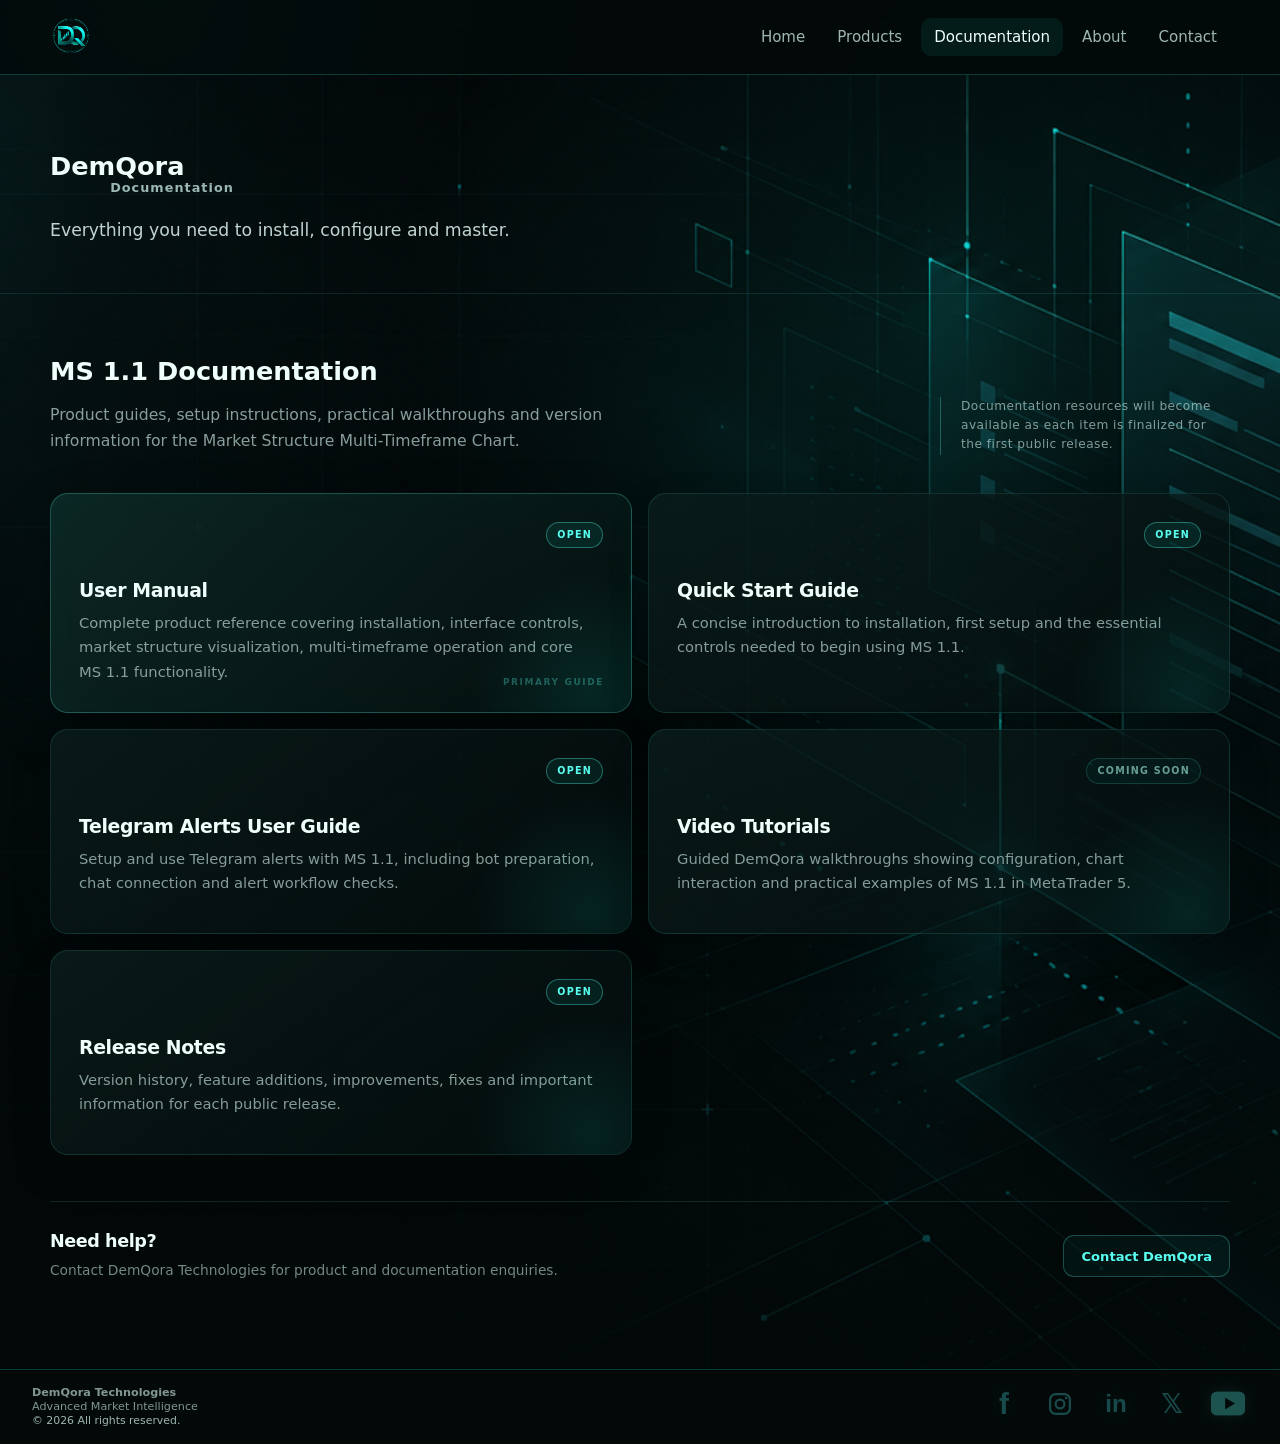
<file: documentation/index.html>
<!doctype html>
<html lang="en">

<head>
<meta charset="utf-8">
<meta name="viewport" content="width=device-width, initial-scale=1">

<title>Documentation | DemQora Technologies</title>

<meta
  name="description"
  content="MS 1.1 documentation, user manual, quick start guide, Telegram alerts guide, video tutorials and release notes.">

<meta name="theme-color" content="#030909">

<link rel="icon" type="image/png" sizes="96x96" href="../assets/img/favicon-96.png?v=20261010-dark">
<link rel="stylesheet" href="../assets/css/styles.css?v=202609161440">

<style id="documentation-background">

.documentation-page {
  position: relative;
  isolation: isolate;

  min-height: calc(100vh - 74px);

  --documentation-parallax: 0px;

  background-color: #030909;

  background-image:
    url("../assets/img/ChatGPT%20Image%20Sep%2015%2C%202026%2C%2005_28_10%20PM.png");

  background-position:
    center var(--documentation-parallax);

  background-size: cover;
  background-repeat: no-repeat;
}

.documentation-page::before {
  content: "";

  position: absolute;
  inset: 0;

  z-index: -1;

  background:
    radial-gradient(
      circle at 72% 20%,
      rgba(22,234,215,.08),
      transparent 32rem
    ),
    linear-gradient(
      180deg,
      rgba(3,9,9,.10) 0%,
      rgba(3,9,9,.28) 56%,
      rgba(3,9,9,.72) 100%
    );

  pointer-events: none;
}

.documentation-page > .page-hero,
.documentation-page > .section {
  background: transparent;
}

</style>


<style id="brand-page-heading">

main .page-hero h1.brand-page-heading {
  font-size: clamp(1.5rem,2vw,2rem) !important;
  font-weight: 700;
  line-height: 1.08;
  letter-spacing: normal;

  color: #effffb;

  margin: 0 0 22px;

  display: inline-block;
}

.brand-page-heading .brand-prefix,
.brand-page-heading .brand-suffix,
.brand-page-heading .brand-name {
  font-size: 1em;
}

.brand-page-heading .page-word {
  display: block;

  font-size: .5em;

  margin-left: clamp(3.1rem,4.7vw,4.4rem);

  color: rgba(202,236,231,.76);

  letter-spacing: .08em;
}

</style>


<style id="documentation-redesign">

.documentation-page .page-hero {
  padding: 78px 0 48px;

  border-bottom:
    1px solid rgba(88,255,240,.11);
}

.documentation-page .page-hero .container {
  max-width: 1180px;
}

.documentation-page .page-hero .lead {
  max-width: 690px;

  margin: 0;

  color:
    rgba(223,245,241,.86);

  font-size:
    clamp(1rem,1.35vw,1.18rem);

  line-height: 1.65;
}


/* Main */

.documentation-page .documentation-content {
  padding: 64px 0 88px;
}


/* Intro */

.documentation-page .documentation-intro {
  display: grid;

  grid-template-columns:
    minmax(0,1fr)
    minmax(260px,.65fr);

  gap: 48px;

  align-items: end;

  margin-bottom: 38px;
}

.documentation-page .documentation-intro h2 {
  margin: 0 0 16px;

  max-width: none;

  color: #effffb;

  font-size:
    clamp(1.5rem,2vw,2rem) !important;

  font-weight: 700;

  line-height: 1.08;

  letter-spacing: normal;
}

.documentation-page .documentation-intro p {
  max-width: 620px;

  margin: 0;

  color:
    rgba(188,215,211,.72);

  font-size: .98rem;

  line-height: 1.7;
}

.documentation-page .documentation-intro-note {
  justify-self: end;

  max-width: 290px;

  padding-left: 20px;

  border-left:
    1px solid rgba(88,255,240,.28);

  color:
    rgba(189,220,216,.68);

  font-size: .76rem;

  line-height: 1.6;

  letter-spacing: .04em;
}


/* Cards */

.documentation-page .resource-grid {
  display: grid;

  grid-template-columns:
    repeat(2,minmax(0,1fr));

  gap: 16px;
}

.documentation-page .resource-card {
  position: relative;

  min-height: 205px;

  padding: 28px;

  overflow: hidden;

  border:
    1px solid rgba(88,255,240,.12);

  border-radius: 18px;

  background:
    linear-gradient(
      145deg,
      rgba(10,29,27,.83),
      rgba(4,13,13,.68)
    );

  box-shadow:
    0 18px 42px rgba(0,0,0,.15);

  transition:
    transform .22s ease,
    border-color .22s ease,
    background .22s ease;
}

.documentation-page .resource-card:hover {
  transform: translateY(-3px);

  border-color:
    rgba(88,255,240,.34);

  background:
    linear-gradient(
      145deg,
      rgba(12,35,32,.92),
      rgba(4,14,13,.78)
    );
}

.documentation-page .resource-card::before {
  content: "";

  position: absolute;

  right: -80px;
  bottom: -100px;

  width: 240px;
  height: 240px;

  border-radius: 50%;

  background:
    radial-gradient(
      circle,
      rgba(22,234,215,.10),
      rgba(22,234,215,0) 70%
    );

  pointer-events: none;
}


/* Status */

.documentation-page .resource-top {
  display: flex;

  justify-content: flex-end;

  align-items: flex-start;

  margin-bottom: 32px;
}

.documentation-page .resource-status {
  display: inline-flex;

  align-items: center;

  min-height: 26px;

  padding: 0 10px;

  border:
    1px solid rgba(88,255,240,.16);

  border-radius: 999px;

  background:
    rgba(22,234,215,.035);

  color:
    rgba(150,220,211,.68);

  font-size: .60rem;

  font-weight: 800;

  letter-spacing: .13em;

  text-transform: uppercase;
}


/* Text */

.documentation-page .resource-card h3 {
  margin: 0 0 10px;

  color: #effffb;

  font-size: 1.18rem;

  letter-spacing: -.02em;
}

.documentation-page .resource-card p {
  max-width: 520px;

  margin: 0;

  color:
    rgba(183,209,205,.72);

  font-size: .92rem;

  line-height: 1.65;
}


/* Manual highlight */

.documentation-page .resource-card.featured {
  border-color:
    rgba(88,255,240,.26);

  background:
    linear-gradient(
      135deg,
      rgba(13,41,38,.90),
      rgba(5,17,16,.75)
    );

  box-shadow:
    0 22px 58px rgba(0,0,0,.19),
    inset 0 0 50px rgba(22,234,215,.02);
}

.documentation-page .resource-card.featured::after {
  content: "PRIMARY GUIDE";

  position: absolute;

  right: 27px;
  bottom: 23px;

  color:
    rgba(88,255,240,.30);

  font-size: .56rem;

  font-weight: 800;

  letter-spacing: .18em;
}


.documentation-page .resource-card-link {
  display: block;
  color: inherit;
  text-decoration: none;
  cursor: pointer;
}

.documentation-page .resource-card-link .resource-status {
  border-color: rgba(88,255,240,.34);
  background: rgba(22,234,215,.08);
  color: #58fff0;
  cursor: pointer;
  transition:
    background .2s ease,
    border-color .2s ease,
    color .2s ease,
    transform .2s ease;
}

.documentation-page .resource-card-link:hover .resource-status {
  border-color: rgba(88,255,240,.70);
  background: rgba(22,234,215,.16);
  color: #effffb;
  transform: translateY(-1px);
}


/* Support */

.documentation-page .documentation-support {
  display: flex;

  justify-content: space-between;

  gap: 28px;

  align-items: center;

  margin-top: 46px;

  padding-top: 30px;

  border-top:
    1px solid rgba(88,255,240,.13);
}

.documentation-page .documentation-support-copy h3 {
  margin: 0 0 7px;

  color: #effffb;

  font-size: 1.1rem;
}

.documentation-page .documentation-support-copy p {
  margin: 0;

  color:
    rgba(177,204,200,.65);

  font-size: .86rem;
}

.documentation-page .support-link {
  display: inline-flex;

  align-items: center;
  justify-content: center;

  min-height: 42px;

  padding: 0 17px;

  border:
    1px solid rgba(88,255,240,.25);

  border-radius: 11px;

  background:
    rgba(22,234,215,.05);

  color: #58fff0;

  font-size: .82rem;

  font-weight: 700;

  transition:
    background .2s ease,
    border-color .2s ease,
    transform .2s ease;
}

.documentation-page .support-link:hover {
  transform: translateY(-2px);

  border-color:
    rgba(88,255,240,.50);

  background:
    rgba(22,234,215,.09);
}


/* Mobile */

@media (max-width: 800px) {

  .documentation-page .page-hero {
    padding: 58px 0 38px;
  }

  .documentation-page .documentation-content {
    padding: 48px 0 64px;
  }

  .documentation-page .documentation-intro {
    grid-template-columns: 1fr;

    gap: 24px;
  }

  .documentation-page .documentation-intro-note {
    justify-self: start;

    max-width: 100%;
  }

  .documentation-page .resource-grid {
    grid-template-columns: 1fr;
  }

  .documentation-page .resource-card {
    min-height: 190px;

    padding: 24px;
  }

  .documentation-page .documentation-support {
    flex-direction: column;

    align-items: flex-start;
  }

}

</style>


<style id="documentation-footer-flush">

html,
body {
  min-height: 100%;
}

body {
  min-height: 100vh;

  display: flex;
  flex-direction: column;
}

body > main.documentation-page {
  flex: 1;

  width: 100%;
}


/* Match the Home footer exactly */

.site-footer {
  margin-top: 0 !important;

  padding: 0 !important;

  min-height: 74px !important;
}

.site-footer > .container {
  width: 100% !important;

  max-width: none !important;

  margin: 0 !important;

  padding-left: 32px !important;
  padding-right: 32px !important;
}

.site-footer > .container.footer-row {
  min-height: 74px !important;

  align-items: center !important;

  justify-content: flex-start !important;
}

.site-footer > .container.footer-row > div:first-child {
  font-size: .7rem !important;

  line-height: 1.25 !important;
}

.site-footer > .container.footer-row > div:first-child .small {
  font-size: .68rem !important;
}

.site-footer .footer-social {
  margin-left: auto !important;
}


@media (max-width: 640px) {

  .site-footer > .container {
    padding-left: 20px !important;
    padding-right: 20px !important;
  }

}


/* Match the Home footer icon treatment */

.footer-social {
  gap: 16px !important;

  align-items: center !important;
}

.footer-social .social-card {
  width: 40px !important;
  height: 40px !important;

  min-height: 40px !important;

  padding: 0 !important;

  display: grid !important;

  place-items: center !important;
}

.footer-social .social-card::before {
  display: block !important;

  width: 30px !important;
  height: 30px !important;

  font-size: 1.45rem !important;

  line-height: 30px !important;

  text-align: center !important;

  font-weight: 700 !important;

  opacity: .3 !important;

  filter:
    brightness(0)
    saturate(100%)
    invert(83%)
    sepia(26%)
    saturate(1010%)
    hue-rotate(124deg)
    brightness(94%)
    contrast(88%)
    drop-shadow(0 0 7px rgba(22,234,215,.2))
    !important;
}

.footer-social .social-card:hover::before {
  opacity: .3 !important;
}

.footer-social .social-card:nth-child(1)::before {
  transform: scale(1.28);
}

.footer-social .social-card:nth-child(2)::before {
  width: 30px !important;
  height: 30px !important;

  transform: scale(.88);
}

.footer-social .social-card:nth-child(3)::before {
  font-size: 1.35rem !important;

  transform: scale(1.12);
}

.footer-social .social-card:nth-child(4)::before {
  content: "\1D54F" !important;

  font-size: 1.55rem !important;

  transform: scale(1.08);
}

.footer-social .social-card:nth-child(5)::before {
  content: '' !important;

  width: 38px !important;
  height: 27px !important;

  border: 0 !important;
  border-radius: 0 !important;

  background:
    url("data:image/svg+xml,%3Csvg xmlns='http://www.w3.org/2000/svg' viewBox='0 0 48 34'%3E%3Crect width='48' height='34' rx='9' fill='%2358fff0'/%3E%3Cpath d='m20 9 14 8-14 8Z' fill='%23030909'/%3E%3C/svg%3E")
    center / contain no-repeat !important;

  -webkit-mask: none !important;
  mask: none !important;

  opacity: .3 !important;

  filter:
    drop-shadow(0 0 7px rgba(88,255,240,.28))
    !important;

  transform: scale(.9);
}

.footer-social .social-card:nth-child(5)::after {
  display: none !important;
}

</style>


<style id="header-normalize">

.site-header .container {
  width:
    min(calc(100% - 36px), var(--max));

  margin: 0 auto;
}

.site-header .navbar,
.site-header .container.navbar {
  min-height: 74px !important;

  max-width: none !important;
}

.site-header .brand img {
  width: 42px !important;
  height: 42px !important;

  border-radius: 0 !important;

  box-shadow: none !important;

  background: transparent !important;

  object-fit: contain !important;

  mix-blend-mode: screen;
}

.site-header .brand span {
  display: inline !important;
}

</style>

<link rel="stylesheet" href="../assets/css/mobile.css?v=20260930-desktop-safety">
<!-- DEMQORA_SEO_STAGE2_BEGIN -->
<link rel="canonical" href="https://www.demqora.com/documentation/">
<meta property="og:type" content="website">
<meta property="og:site_name" content="DemQora Technologies">
<meta property="og:title" content="Documentation | DemQora Technologies">
<meta property="og:description" content="MS 1.1 documentation, user manual, quick start guide, Telegram alerts guide, video tutorials and release notes.">
<meta property="og:url" content="https://www.demqora.com/documentation/">
<meta property="og:image" content="https://www.demqora.com/assets/img/home-desktop.png">
<meta name="twitter:card" content="summary_large_image">
<meta name="twitter:title" content="Documentation | DemQora Technologies">
<meta name="twitter:description" content="MS 1.1 documentation, user manual, quick start guide, Telegram alerts guide, video tutorials and release notes.">
<meta name="twitter:image" content="https://www.demqora.com/assets/img/home-desktop.png">
<!-- DEMQORA_SEO_STAGE2_END -->
</head>


<body>


<header class="site-header">

  <div class="container navbar">

    <a class="brand" href="../">
      <img
        src="../assets/img/demqora-logo.png"
        alt="DemQora DQ logo">
    </a>


    <button
      class="menu-toggle"
      aria-expanded="false"
      aria-controls="main-nav">
      Menu
    </button>


    <nav
      id="main-nav"
      class="nav-links">

      <a href="../">
        Home
      </a>


      <div class="nav-products">

        <a href="../products/">
          Products
        </a>

        <div class="submenu">

          <a href="../products/ms-1-1/">
            MS 1.1 — Market Structure Multi-Timeframe Chart
          </a>

        </div>

      </div>


      <a
        href="./"
        aria-current="page">
        Documentation
      </a>


      <a href="../about/">
        About
      </a>


      <a href="../contact/">
        Contact
      </a>

    </nav>

  </div>

</header>



<main class="documentation-page">


  <section class="page-hero">

    <div class="container">

      <h1
        class="brand-page-heading"
        aria-label="DemQora Documentation">

       <span class="brand-name">
  DemQora
</span>

        <span class="page-word">
          Documentation
        </span>

      </h1>


      <p class="lead">
        Everything you need to install, configure and master.
      </p>

    </div>

  </section>



  <section class="documentation-content">

    <div class="container">


      <div class="documentation-intro">

        <div>

          <h2>
            MS 1.1 Documentation
          </h2>

          <p>
            Product guides, setup instructions, practical walkthroughs
            and version information for the Market Structure
            Multi-Timeframe Chart.
          </p>

        </div>


        <div class="documentation-intro-note">

          Documentation resources will become available as each item
          is finalized for the first public release.

        </div>

      </div>



      <div class="resource-grid">


        <a
          class="resource-card resource-card-link featured"
          href="user-manual/">

          <div class="resource-top">

            <span class="resource-status">
              Open
            </span>

          </div>


          <h3>
            User Manual
          </h3>


          <p>
            Complete product reference covering installation,
            interface controls, market structure visualization,
            multi-timeframe operation and core MS 1.1 functionality.
          </p>

        </a>



        <a
          class="resource-card resource-card-link"
          href="quick-start/">

          <div class="resource-top">

            <span class="resource-status">
              Open
            </span>

          </div>


          <h3>
            Quick Start Guide
          </h3>


          <p>
            A concise introduction to installation, first setup
            and the essential controls needed to begin using MS 1.1.
          </p>

        </a>



        <a
          class="resource-card resource-card-link"
          href="telegram-alerts/">

          <div class="resource-top">

            <span class="resource-status">
              Open
            </span>

          </div>


          <h3>
            Telegram Alerts User Guide
          </h3>


          <p>
            Setup and use Telegram alerts with MS 1.1, including bot
            preparation, chat connection and alert workflow checks.
          </p>

        </a>



        <article class="resource-card">

          <div class="resource-top">

            <span class="resource-status">
              Coming Soon
            </span>

          </div>


          <h3>
            Video Tutorials
          </h3>


          <p>
            Guided DemQora walkthroughs showing configuration,
            chart interaction and practical examples of MS 1.1
            in MetaTrader 5.
          </p>

        </article>



        <a class="resource-card resource-card-link" href="release-notes/">

          <div class="resource-top">

            <span class="resource-status">
              Open
            </span>

          </div>


          <h3>
            Release Notes
          </h3>


          <p>
            Version history, feature additions, improvements,
            fixes and important information for each public release.
          </p>

        </a>

      </div>



      <div class="documentation-support">


        <div class="documentation-support-copy">

          <h3>
            Need help?
          </h3>

          <p>
            Contact DemQora Technologies for product and documentation enquiries.
          </p>

        </div>


        <a
          class="support-link"
          href="../contact/">

          Contact DemQora

        </a>

      </div>


    </div>

  </section>


</main>



<footer class="site-footer">

  <div class="container footer-row">

    <div>

      <strong>
        DemQora Technologies
      </strong>

      <div>
        Advanced Market Intelligence
      </div>

      <div class="small">
        © <span data-year></span> All rights reserved.
      </div>

    </div>


    <div class="social-grid footer-social">

      <a
        class="social-card"
        href="https://www.facebook.com/DemQora"
        target="_blank"
        rel="noopener">
        Facebook
      </a>


      <a
        class="social-card"
        href="https://www.instagram.com/demqora/"
        target="_blank"
        rel="noopener">
        Instagram
      </a>


      <a
        class="social-card"
        href="https://www.linkedin.com/company/145012898/"
        target="_blank"
        rel="noopener">
        LinkedIn
      </a>


      <a
        class="social-card"
        href="https://x.com/DemQora"
        target="_blank"
        rel="noopener">
        X
      </a>


      <a
        class="social-card"
        href="https://www.youtube.com/@DemQora"
        target="_blank"
        rel="noopener">
        YouTube
      </a>

    </div>

  </div>

</footer>


<script src="../assets/js/main.js"></script>


<script>
(() => {

  const page =
    document.querySelector('.documentation-page');

  if (!page)
    return;


  const updateParallax = () => {

    page.style.setProperty(
      '--documentation-parallax',
      (window.scrollY * 0.5).toFixed(1) + 'px'
    );

  };


  updateParallax();


  window.addEventListener(
    'scroll',
    updateParallax,
    { passive: true }
  );

})();
</script>


</body>

</html>
</file>
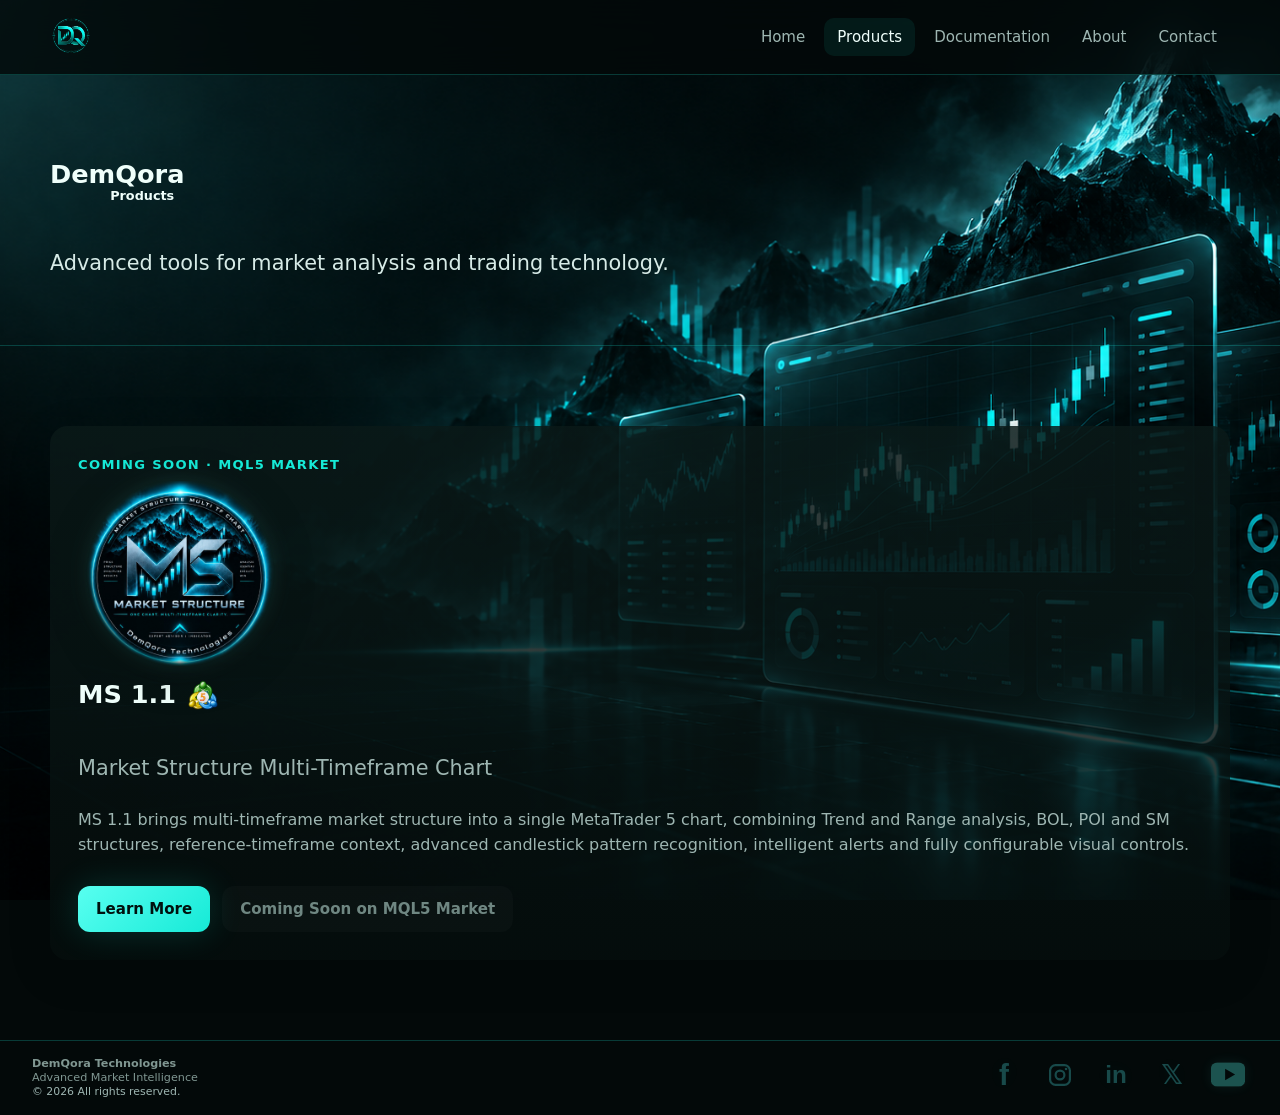
<file: products/index.html>
<!doctype html>
<html lang="en">

<head>
<meta charset="utf-8">
<meta name="viewport" content="width=device-width, initial-scale=1">

<title>Products | DemQora Technologies</title>

<meta
  name="description"
  content="Products by DemQora Technologies — advanced tools for market analysis and trading technology.">

<meta name="theme-color" content="#030909">

<link rel="icon" type="image/png" sizes="96x96" href="../assets/img/favicon-96.png?v=20261010-dark">
<link rel="stylesheet" href="../assets/css/styles.css?v=202609161450">

<style id="products-background">

body:has(> main.products-background-page) {
  background: #030909;
  position: relative;
  isolation: isolate;
}

body:has(> main.products-background-page)::before {
  content: "";
  position: fixed;
  inset: 0;
  z-index: 0;
  pointer-events: none;
  background:
    #030909
    url("../assets/img/ChatGPT%20Image%20Sep%2015%2C%202026%2C%2005_50_58%20PM.png")
    center top / cover no-repeat;
}

.products-background-page {
  background: transparent;
}

body:has(> main.products-background-page) .site-header,
body:has(> main.products-background-page) main,
body:has(> main.products-background-page) .site-footer {
  position: relative;
  z-index: 1;
}

.products-background-page > .page-hero,
.products-background-page > .section {
  background: transparent;
}

</style>

<style id="brand-page-heading">

main .page-hero h1.brand-page-heading {
  font-size: clamp(1.5rem, 2vw, 2rem) !important;
  font-weight: 700;
  line-height: 1.08;
  letter-spacing: normal;
  color: #effffb;
  margin: 0 0 24px;
  display: inline-block;
}

.brand-page-heading .brand-prefix,
.brand-page-heading .brand-suffix {
  font-size: 1em;
}

.brand-page-heading .page-word {
  display: block;
  font-size: .5em;
  margin-left: clamp(3.1rem, 4.7vw, 4.4rem);
}

</style>

<style id="product-title-size">

.products-background-page .product-card h2 {
  font-size: clamp(1.5rem, 2vw, 2rem) !important;
  font-weight: 700;
  line-height: 1.08;
  letter-spacing: normal;
  margin: 0 0 22px;
}

.products-background-page .product-card h2.product-title-row {
  display: inline-flex;
  align-items: center;
  gap: 12px;
}

.products-background-page .product-title-icon {
  width: auto;
  height: 1.15em;
  object-fit: contain;
  flex: 0 0 auto;
}

</style>

<style id="ms11-product-logo-style">

.products-background-page .ms11-product-logo {
  margin: 6px 0 14px;
}

.products-background-page .ms11-product-logo img {
  display: block;

  width: 205px;
  max-width: 54%;

  height: auto;

  object-fit: contain;

  filter:
    drop-shadow(0 0 10px rgba(88,255,240,.14))
    drop-shadow(0 8px 20px rgba(0,0,0,.30));
}

@media (max-width: 700px) {

  .products-background-page .ms11-product-logo img {
    width: 170px;
    max-width: 68%;
  }

}

</style>

<style id="mt5-product-icon">

.products-background-page .product-card {
  position: relative !important;
}

.products-background-page .mt5-corner-badge {
  position: absolute;

  right: 20px;
  bottom: 14px;

  width: 132px;
  height: 132px;

  display: flex;
  align-items: center;
  justify-content: center;

  z-index: 5;

  pointer-events: auto;
}

.products-background-page .mt5-corner-badge::before {
  content: "";

  position: absolute;

  left: 50%;
  top: 50%;

  width: 132px;
  height: 132px;

  transform: translate(-50%, -50%);

  border-radius: 50%;

  background:
    radial-gradient(
      circle at center,
      rgba(255,255,255,.38) 0%,
      rgba(255,255,255,.29) 22%,
      rgba(255,255,255,.20) 40%,
      rgba(255,255,255,.12) 56%,
      rgba(255,255,255,.055) 72%,
      rgba(255,255,255,.018) 84%,
      rgba(255,255,255,0) 100%
    );

  filter: blur(12px);

  opacity: .95;

  z-index: 0;

  pointer-events: none;
}

.products-background-page .mt5-corner-badge::after {
  content: "";

  position: absolute;

  left: 50%;
  top: 50%;

  width: 98px;
  height: 98px;

  transform: translate(-50%, -50%);

  border-radius: 50%;

  background:
    radial-gradient(
      circle at center,
      rgba(255,255,255,.20) 0%,
      rgba(255,255,255,.10) 52%,
      rgba(255,255,255,0) 100%
    );

  filter: blur(7px);

  z-index: 0;

  pointer-events: none;
}

.products-background-page .mt5-corner-icon {
  position: relative;

  z-index: 2;

  width: 100px;
  height: 100px;

  object-fit: contain;

  opacity: .98;

  filter:
    drop-shadow(0 0 7px rgba(255,255,255,.28))
    drop-shadow(0 0 16px rgba(255,255,255,.18))
    drop-shadow(0 7px 16px rgba(0,0,0,.38));
}

@media (max-width: 700px) {

  .products-background-page .mt5-corner-badge {
    right: 10px;
    bottom: 8px;

    width: 94px;
    height: 94px;
  }

}

</style>

<style id="products-footer-flush">

html,
body {
  min-height: 100%;
}

body {
  min-height: 100vh;
  display: flex;
  flex-direction: column;
}

body > main.products-background-page {
  flex: 1;
  width: 100%;
}

.site-footer {
  margin-top: 0 !important;
  padding: 0 !important;
  min-height: 74px !important;
}

.site-footer > .container {
  width: 100% !important;
  max-width: none !important;
  margin: 0 !important;
  padding-left: 32px !important;
  padding-right: 32px !important;
}

.site-footer > .container.footer-row {
  min-height: 74px !important;
  align-items: center !important;
  justify-content: flex-start !important;
}

.site-footer > .container.footer-row > div:first-child {
  font-size: .7rem !important;
  line-height: 1.25 !important;
}

.site-footer > .container.footer-row > div:first-child .small {
  font-size: .68rem !important;
}

.site-footer .footer-social {
  margin-left: auto !important;
}

.footer-social {
  gap: 16px !important;
  align-items: center !important;
}

.footer-social .social-card {
  width: 40px !important;
  height: 40px !important;
  min-height: 40px !important;
  padding: 0 !important;
  display: grid !important;
  place-items: center !important;
}

.footer-social .social-card::before {
  display: block !important;
  width: 30px !important;
  height: 30px !important;
  font-size: 1.45rem !important;
  line-height: 30px !important;
  text-align: center !important;
  font-weight: 700 !important;
  opacity: .3 !important;

  filter:
    brightness(0)
    saturate(100%)
    invert(83%)
    sepia(26%)
    saturate(1010%)
    hue-rotate(124deg)
    brightness(94%)
    contrast(88%)
    drop-shadow(0 0 7px rgba(22,234,215,.2))
    !important;
}

.footer-social .social-card:hover::before {
  opacity: .3 !important;
}

.footer-social .social-card:nth-child(1)::before {
  transform: scale(1.28);
}

.footer-social .social-card:nth-child(2)::before {
  width: 30px !important;
  height: 30px !important;
  transform: scale(.88);
}

.footer-social .social-card:nth-child(3)::before {
  font-size: 1.35rem !important;
  transform: scale(1.12);
}

.footer-social .social-card:nth-child(4)::before {
  content: "\1D54F" !important;
  font-size: 1.55rem !important;
  transform: scale(1.08);
}

.footer-social .social-card:nth-child(5)::before {
  content: '' !important;

  width: 38px !important;
  height: 27px !important;

  border: 0 !important;
  border-radius: 0 !important;

  background:
    url("data:image/svg+xml,%3Csvg xmlns='http://www.w3.org/2000/svg' viewBox='0 0 48 34'%3E%3Crect width='48' height='34' rx='9' fill='%2358fff0'/%3E%3Cpath d='m20 9 14 8-14 8Z' fill='%23030909'/%3E%3C/svg%3E")
    center / contain no-repeat !important;

  -webkit-mask: none !important;
  mask: none !important;

  opacity: .3 !important;

  filter:
    drop-shadow(0 0 7px rgba(88,255,240,.28))
    !important;

  transform: scale(.9);
}

.footer-social .social-card:nth-child(5)::after {
  display: none !important;
}

@media (max-width: 640px) {

  .site-footer > .container {
    padding-left: 20px !important;
    padding-right: 20px !important;
  }

}

</style>

<style id="header-normalize">

.site-header .container {
  width: min(calc(100% - 36px), var(--max));
  margin: 0 auto;
}

.site-header .navbar,
.site-header .container.navbar {
  min-height: 74px !important;
  max-width: none !important;
}

.site-header .brand img {
  width: 42px !important;
  height: 42px !important;

  border-radius: 0 !important;

  box-shadow: none !important;

  background: transparent !important;

  object-fit: contain !important;

  mix-blend-mode: screen;
}

.site-header .brand span {
  display: inline !important;
}

</style>

<link rel="stylesheet" href="../assets/css/mobile.css?v=20260930-fixed-desktop-bg">
<!-- DEMQORA_SEO_STAGE2_BEGIN -->
<link rel="canonical" href="https://www.demqora.com/products/">
<meta property="og:type" content="website">
<meta property="og:site_name" content="DemQora Technologies">
<meta property="og:title" content="Products | DemQora Technologies">
<meta property="og:description" content="Products by DemQora Technologies — advanced tools for market analysis and trading technology.">
<meta property="og:url" content="https://www.demqora.com/products/">
<meta property="og:image" content="https://www.demqora.com/assets/img/home-desktop.png">
<meta name="twitter:card" content="summary_large_image">
<meta name="twitter:title" content="Products | DemQora Technologies">
<meta name="twitter:description" content="Products by DemQora Technologies — advanced tools for market analysis and trading technology.">
<meta name="twitter:image" content="https://www.demqora.com/assets/img/home-desktop.png">
<!-- DEMQORA_SEO_STAGE2_END -->
</head>


<body>


<header class="site-header">

  <div class="container navbar">

    <a class="brand" href="../">
      <img
        src="../assets/img/demqora-logo.png"
        alt="DemQora DQ logo">
    </a>


    <button
      class="menu-toggle"
      aria-expanded="false"
      aria-controls="main-nav">
      Menu
    </button>


    <nav
      id="main-nav"
      class="nav-links">

      <a href="../">
        Home
      </a>


      <div class="nav-products">

        <a
          href="./"
          aria-current="page">
          Products
        </a>

        <div class="submenu">

          <a href="ms-1-1/">
            MS 1.1 — Market Structure Multi-Timeframe Chart
          </a>

        </div>

      </div>


      <a href="../documentation/">
        Documentation
      </a>


      <a href="../about/">
        About
      </a>


      <a href="../contact/">
        Contact
      </a>

    </nav>

  </div>

</header>



<main class="products-background-page">


  <section class="page-hero">

    <div class="container">

      <h1
        class="brand-page-heading"
        aria-label="DemQora Products">

        <span class="brand-prefix">Dem</span><span class="brand-suffix">Qora</span>

        <span class="page-word">
          Products
        </span>

      </h1>


      <p class="lead">
        Advanced tools for market analysis and trading technology.
      </p>

    </div>

  </section>



  <section class="section">

    <div class="container">


      <article class="card product-card">

        <div class="body">


          <div class="status">
            Coming soon · MQL5 Market
          </div>


          <div class="ms11-product-logo">

            <img
              src="../assets/img/MS11_PRODUCT_LOGO_TRANSPARENT.png"
              alt="MS 1.1 — Market Structure Multi-Timeframe Chart">

          </div>


          <h2 class="product-title-row">

            MS 1.1

            <img
              class="product-title-icon"
              src="../assets/img/ChatGPT%20Image%20Sep%2021%2C%202026%2C%2004_10_22%20PM.png"
              alt="MetaTrader 5">

          </h2>


          <p class="lead">
            Market Structure Multi-Timeframe Chart
          </p>


          <p>

            MS 1.1 brings multi-timeframe market structure into a single
            MetaTrader 5 chart, combining Trend and Range analysis, BOL,
            POI and SM structures, reference-timeframe context, advanced
            candlestick pattern recognition, intelligent alerts and fully
            configurable visual controls.

          </p>


          <div class="actions">

            <a
              class="btn primary"
              href="ms-1-1/">
              Learn More
            </a>

            <span class="btn disabled">
              Coming Soon on MQL5 Market
            </span>

          </div>


        </div>

      </article>


    </div>

  </section>


</main>



<footer class="site-footer">

  <div class="container footer-row">

    <div>

      <strong>
        DemQora Technologies
      </strong>

      <div>
        Advanced Market Intelligence
      </div>

      <div class="small">
        © <span data-year></span> All rights reserved.
      </div>

    </div>


    <div class="social-grid footer-social">

      <a
        class="social-card"
        href="https://www.facebook.com/DemQora"
        target="_blank"
        rel="noopener">
        Facebook
      </a>

      <a
        class="social-card"
        href="https://www.instagram.com/demqora/"
        target="_blank"
        rel="noopener">
        Instagram
      </a>

      <a
        class="social-card"
        href="https://www.linkedin.com/company/145012898/"
        target="_blank"
        rel="noopener">
        LinkedIn
      </a>

      <a
        class="social-card"
        href="https://x.com/DemQora"
        target="_blank"
        rel="noopener">
        X
      </a>

      <a
        class="social-card"
        href="https://www.youtube.com/@DemQora"
        target="_blank"
        rel="noopener">
        YouTube
      </a>

    </div>

  </div>

</footer>


<script src="../assets/js/main.js"></script>


</body>

</html>
</file>
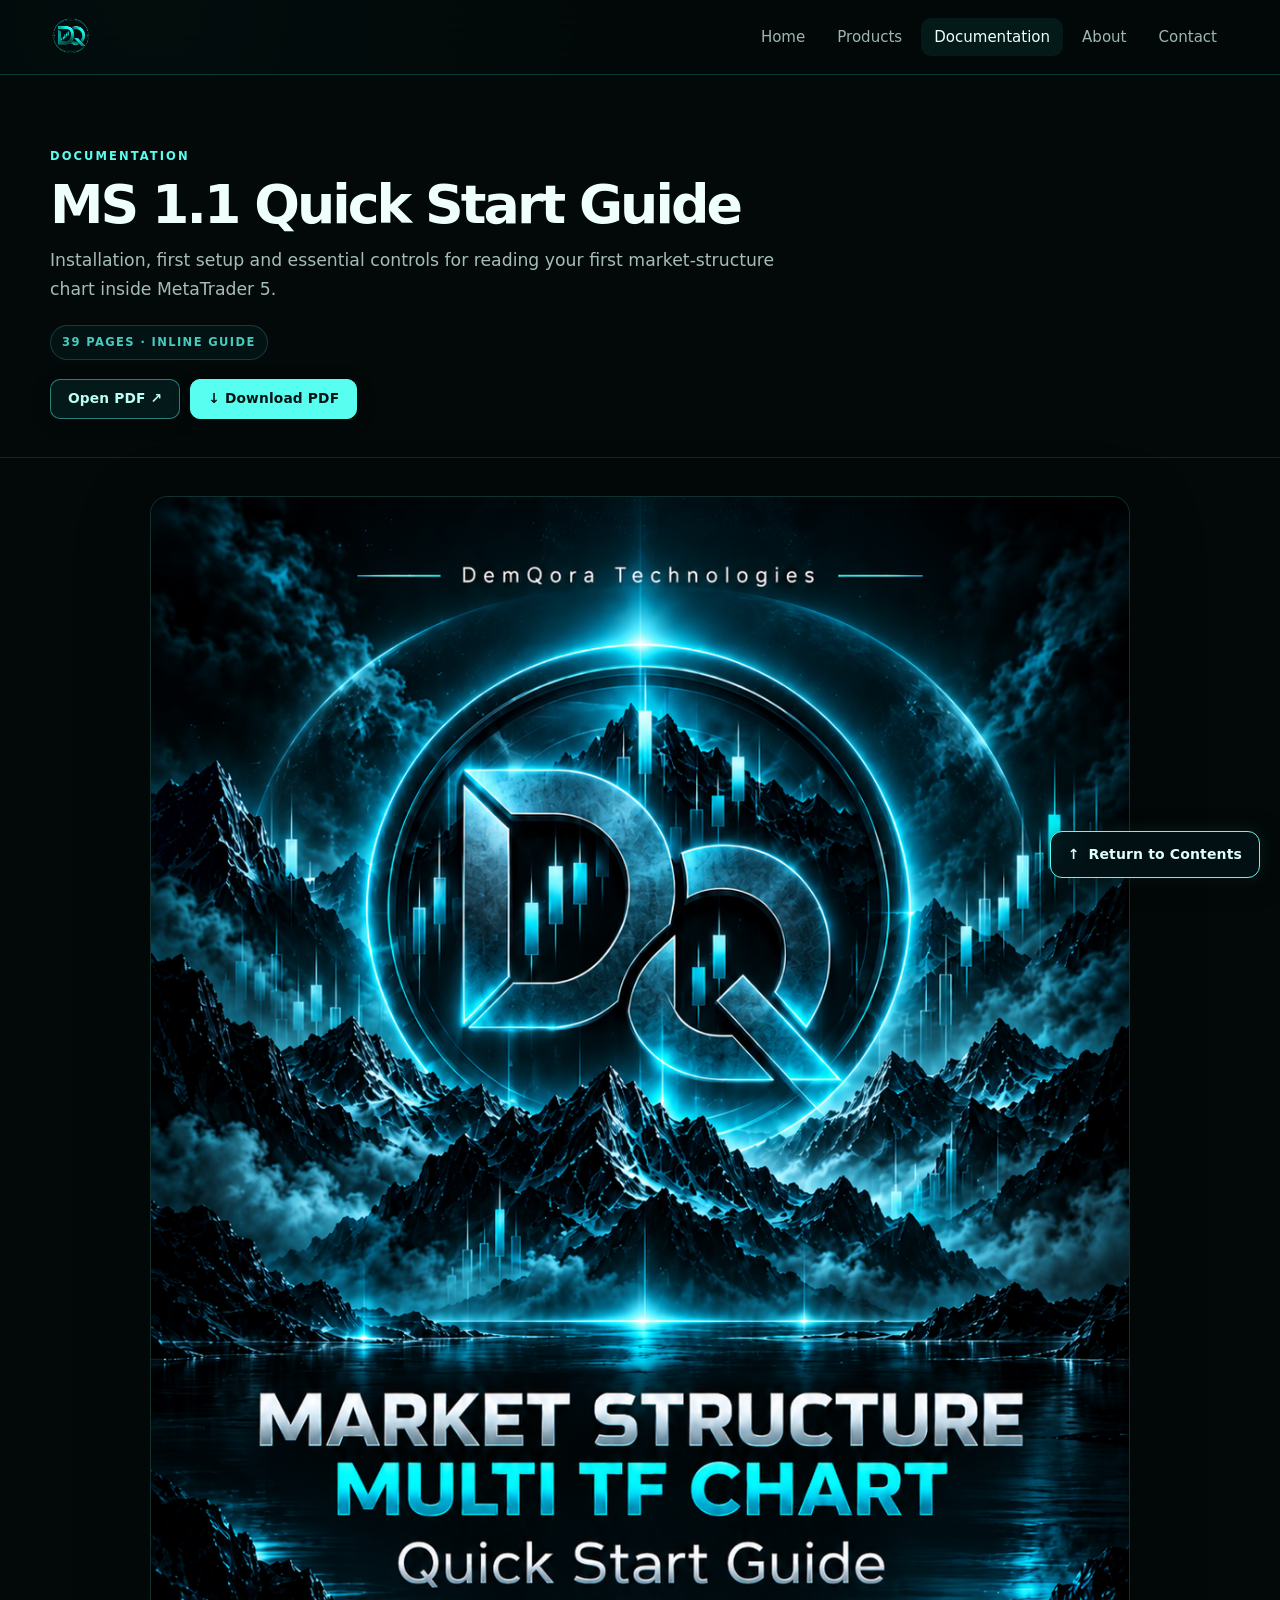
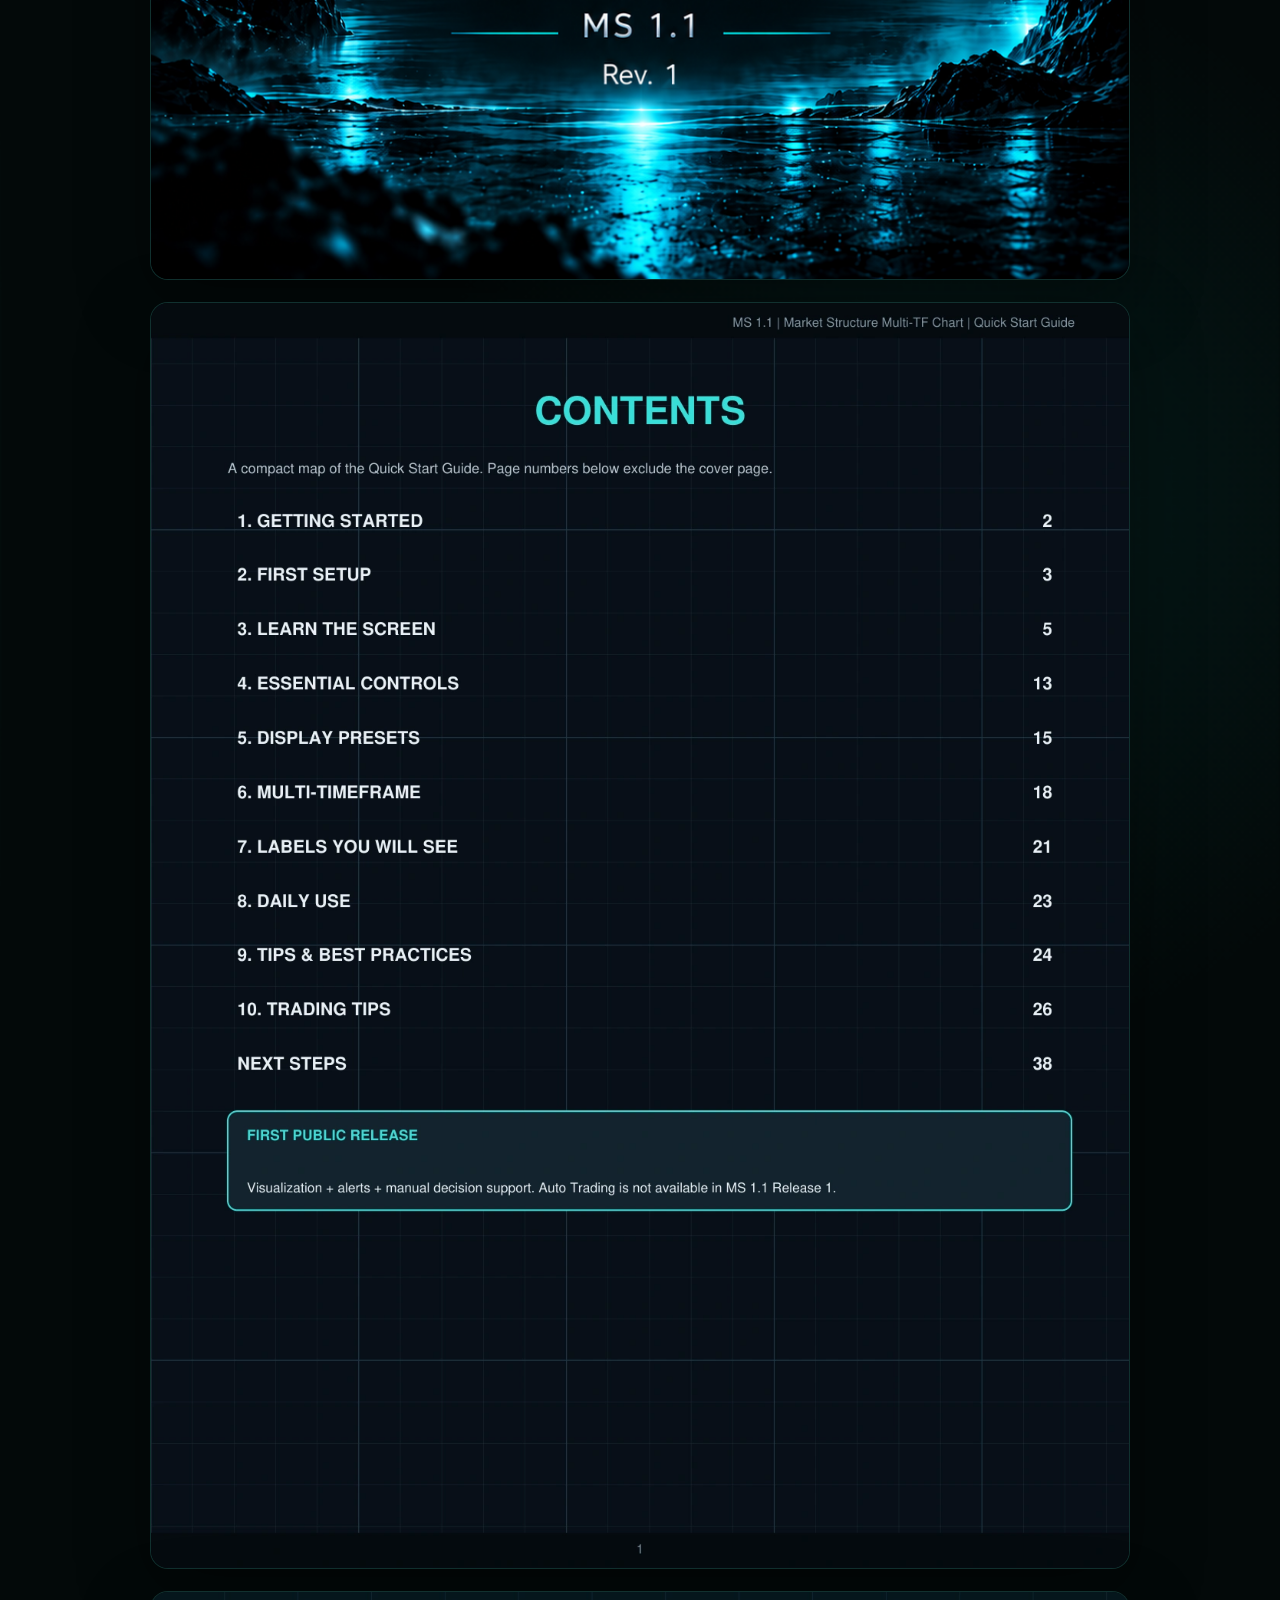
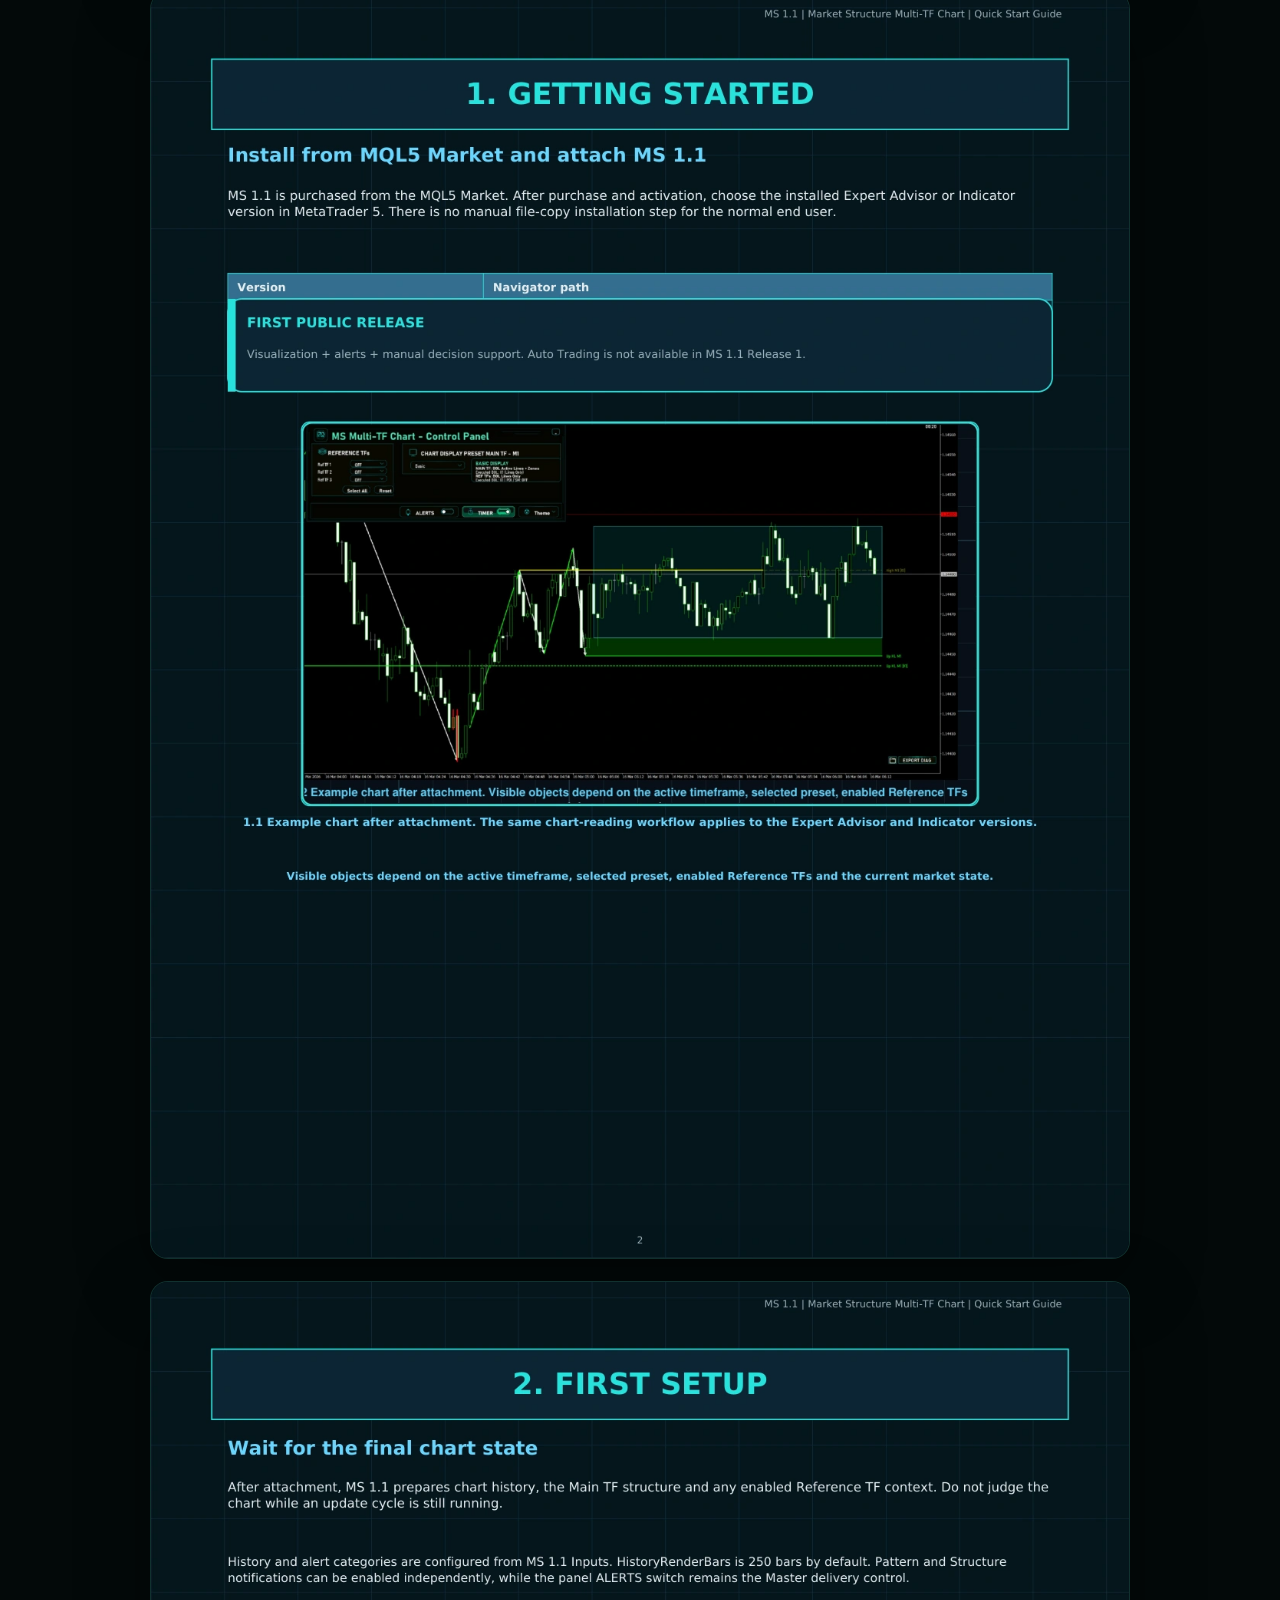
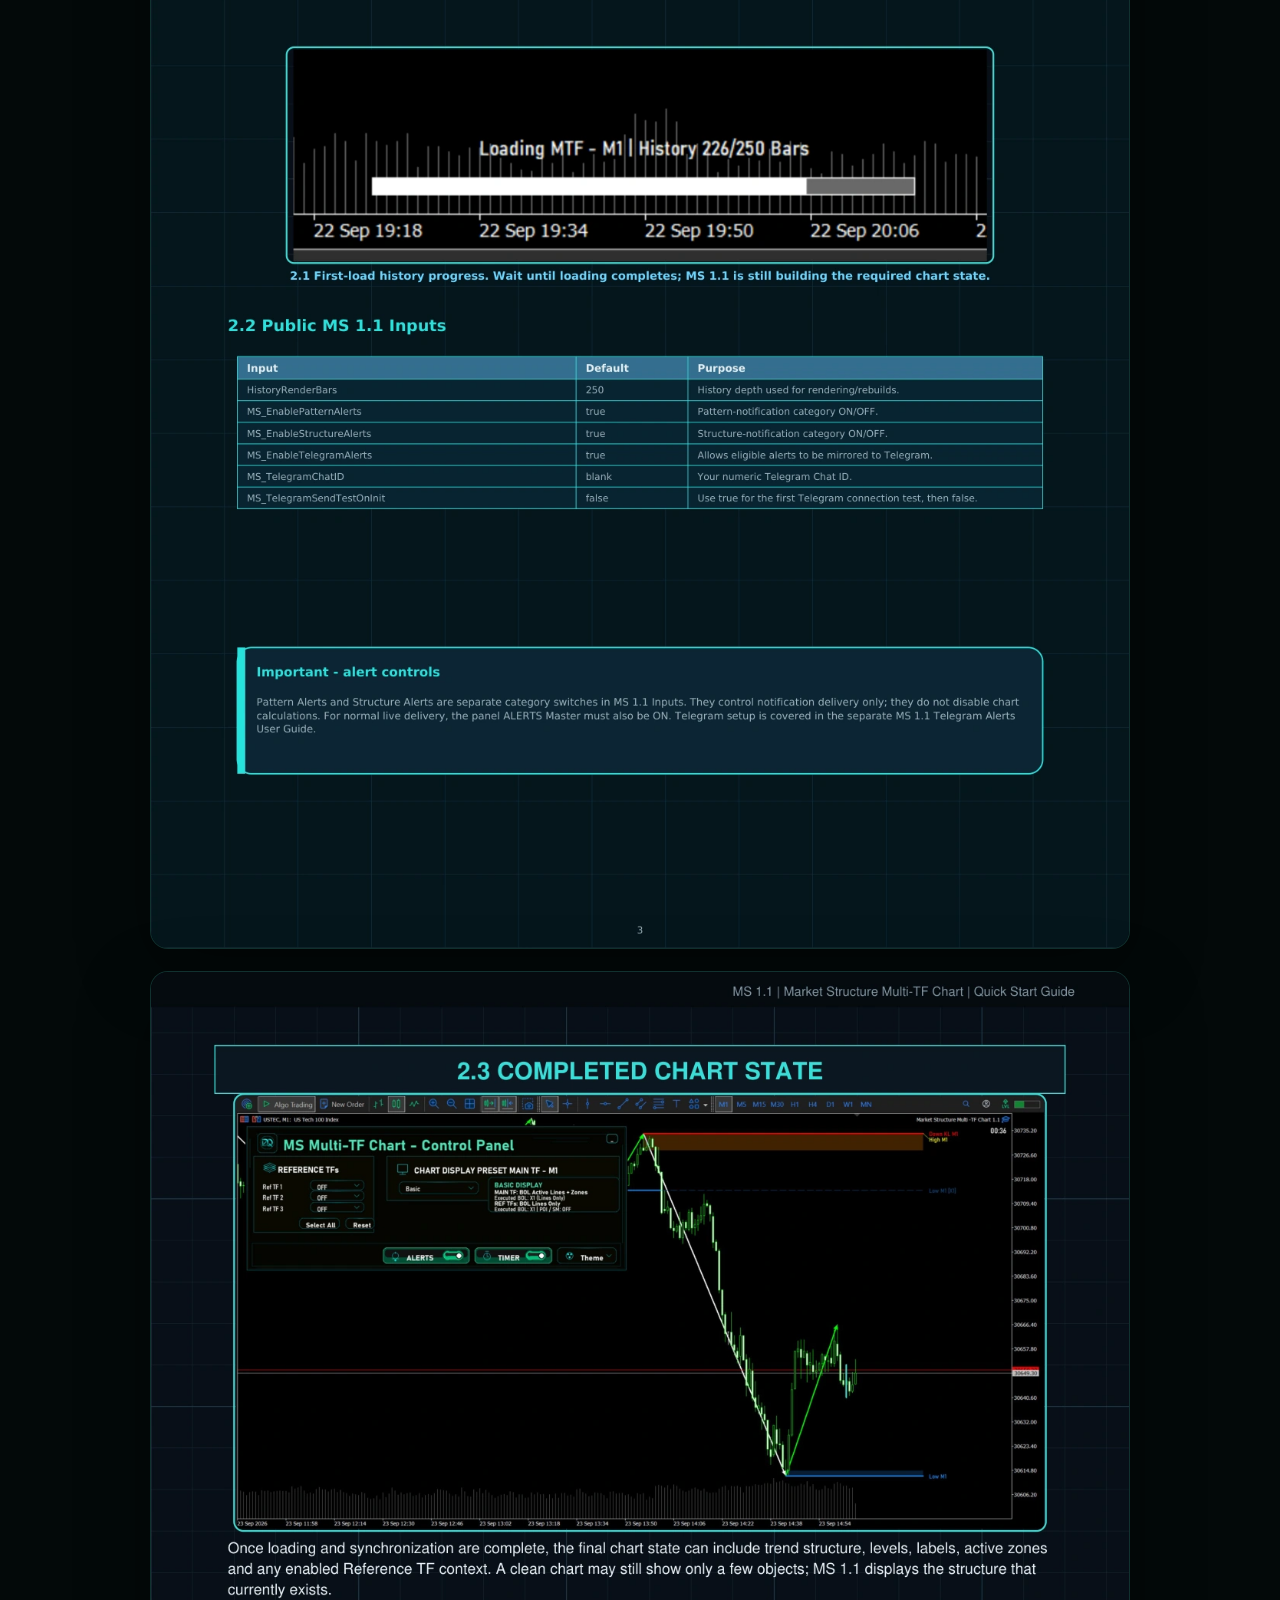
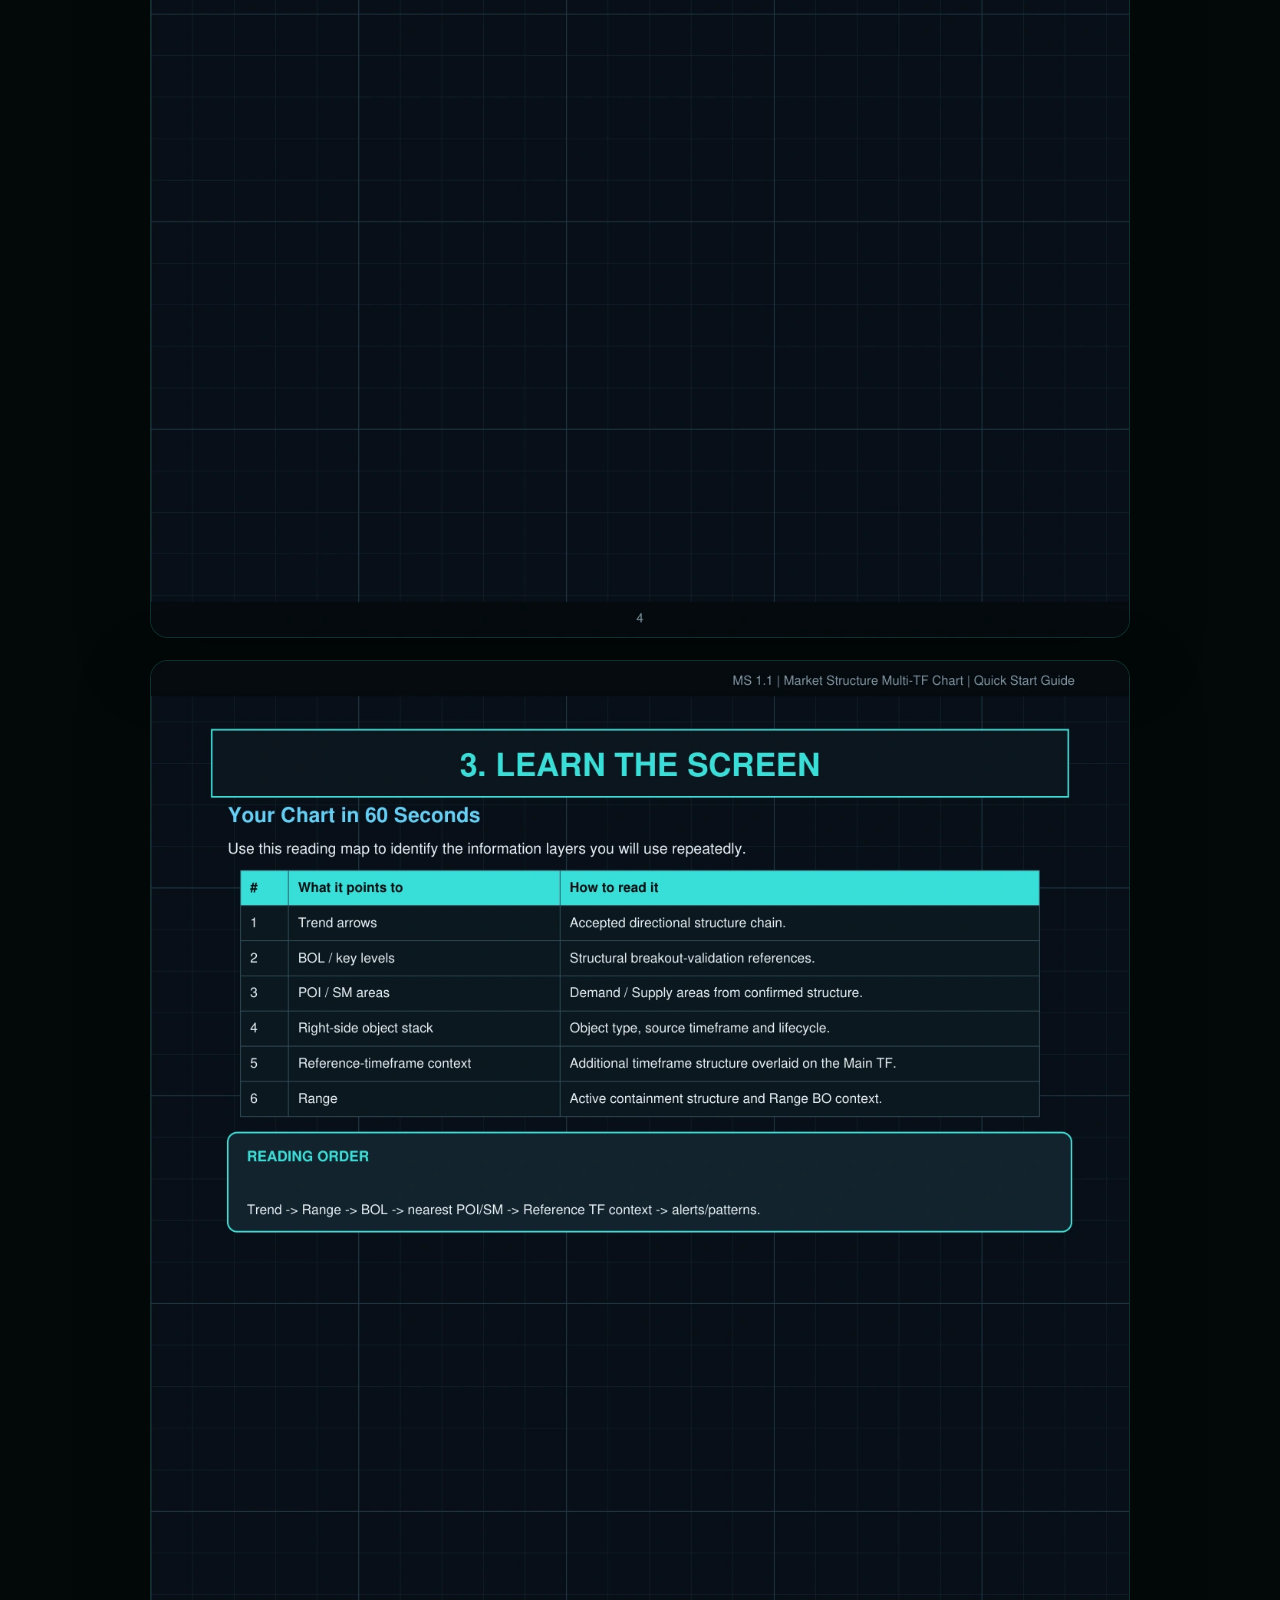
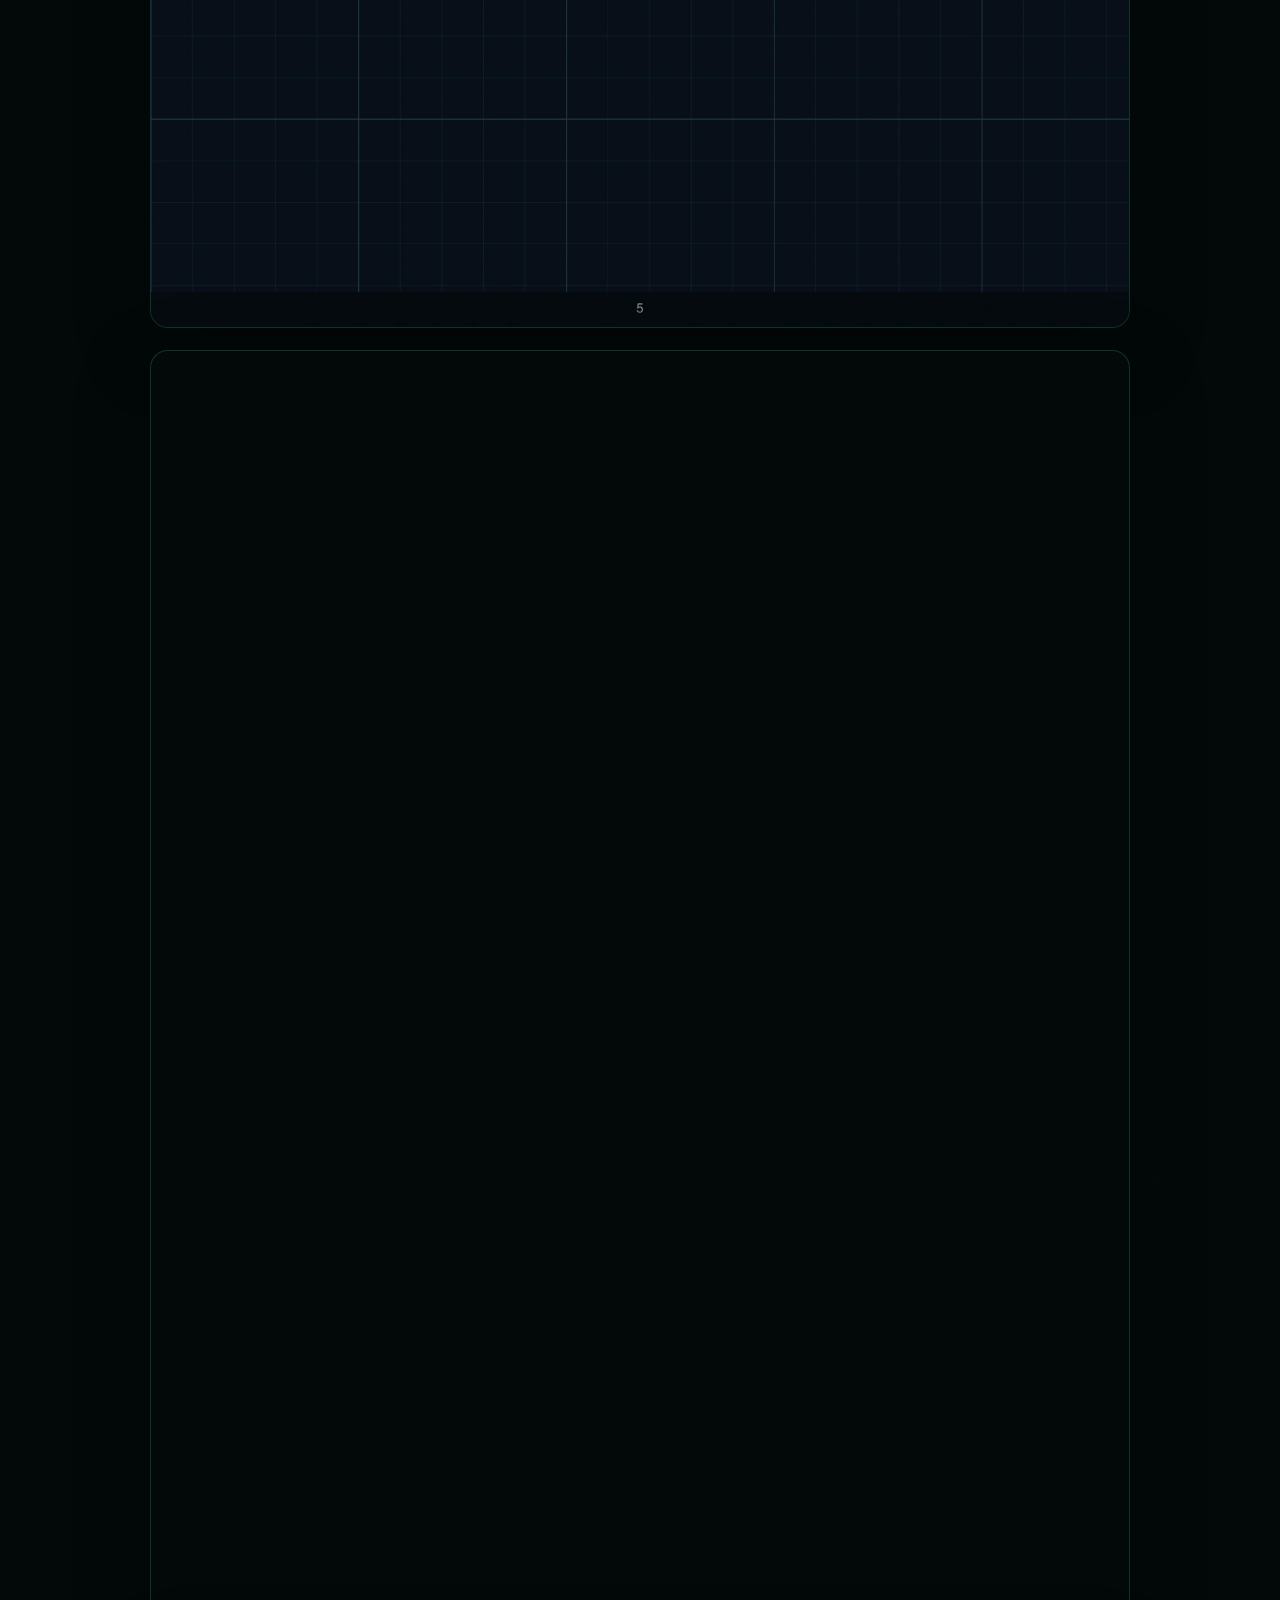
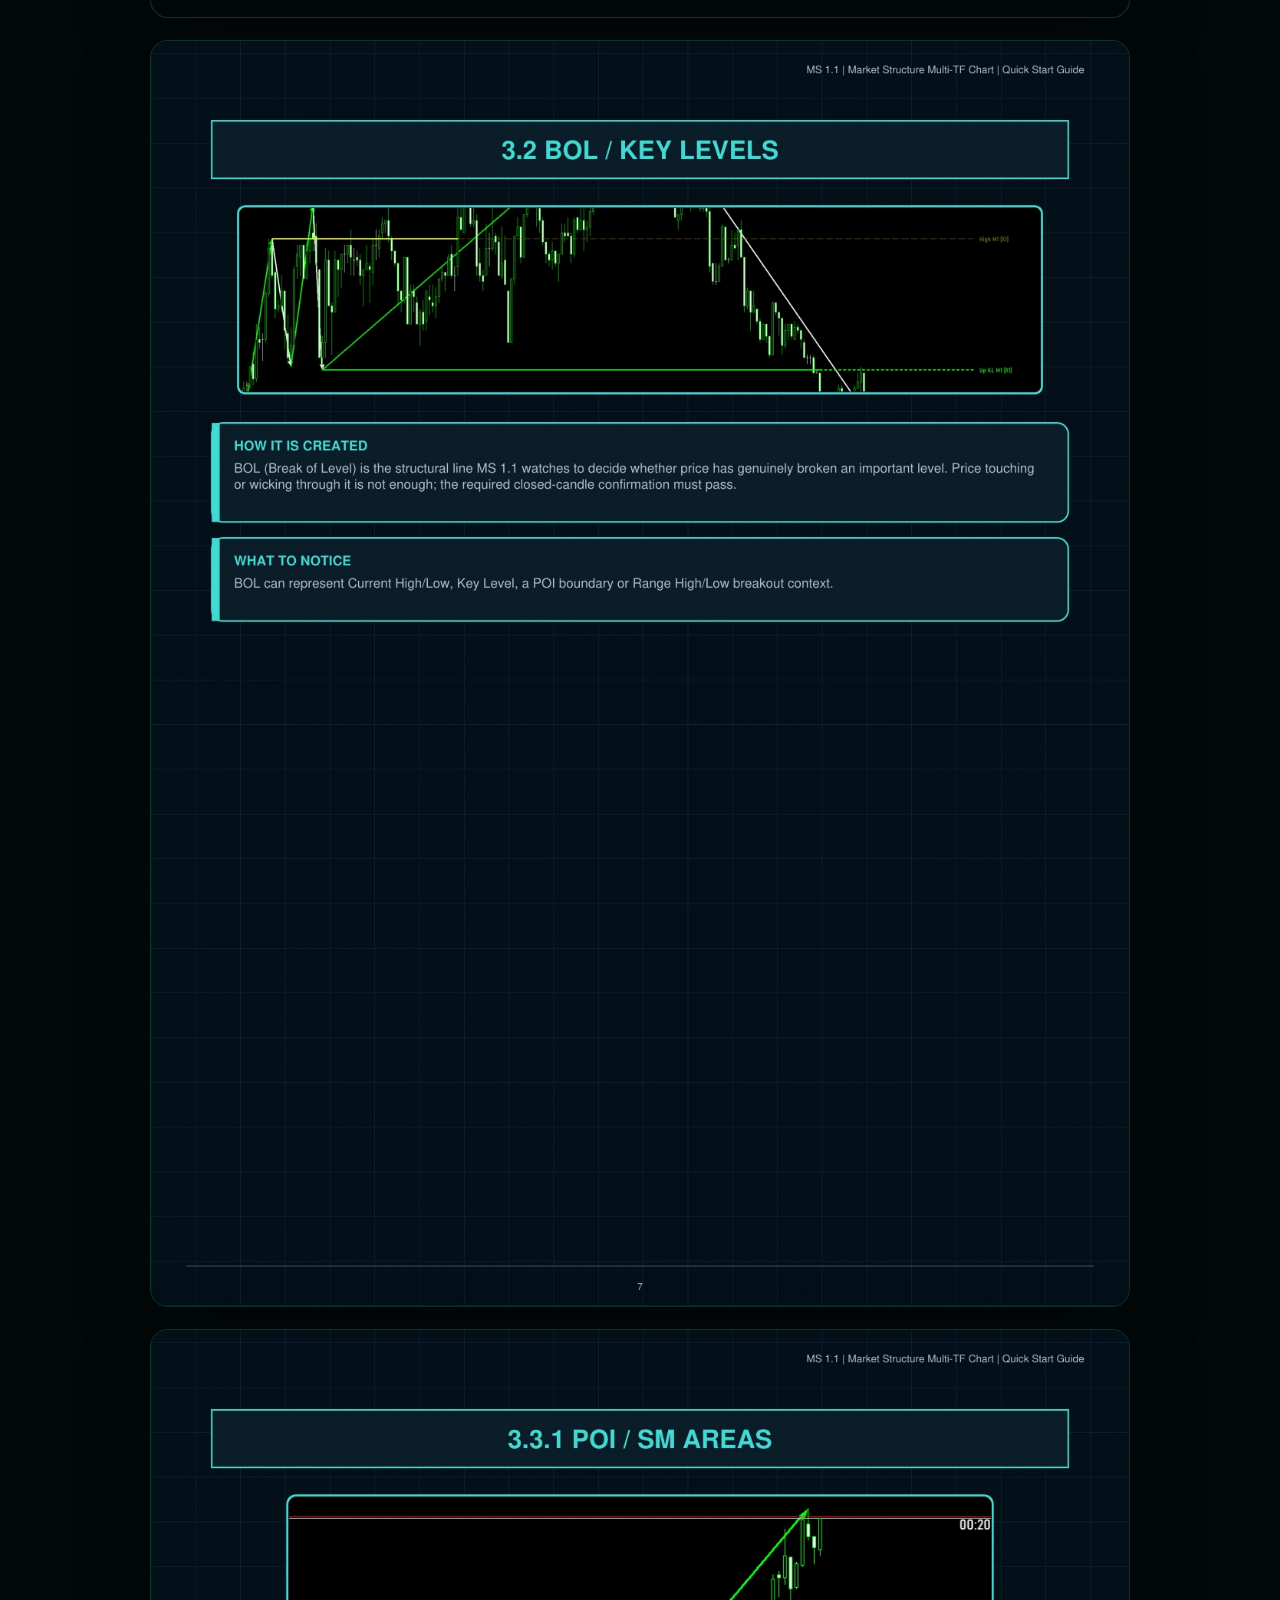
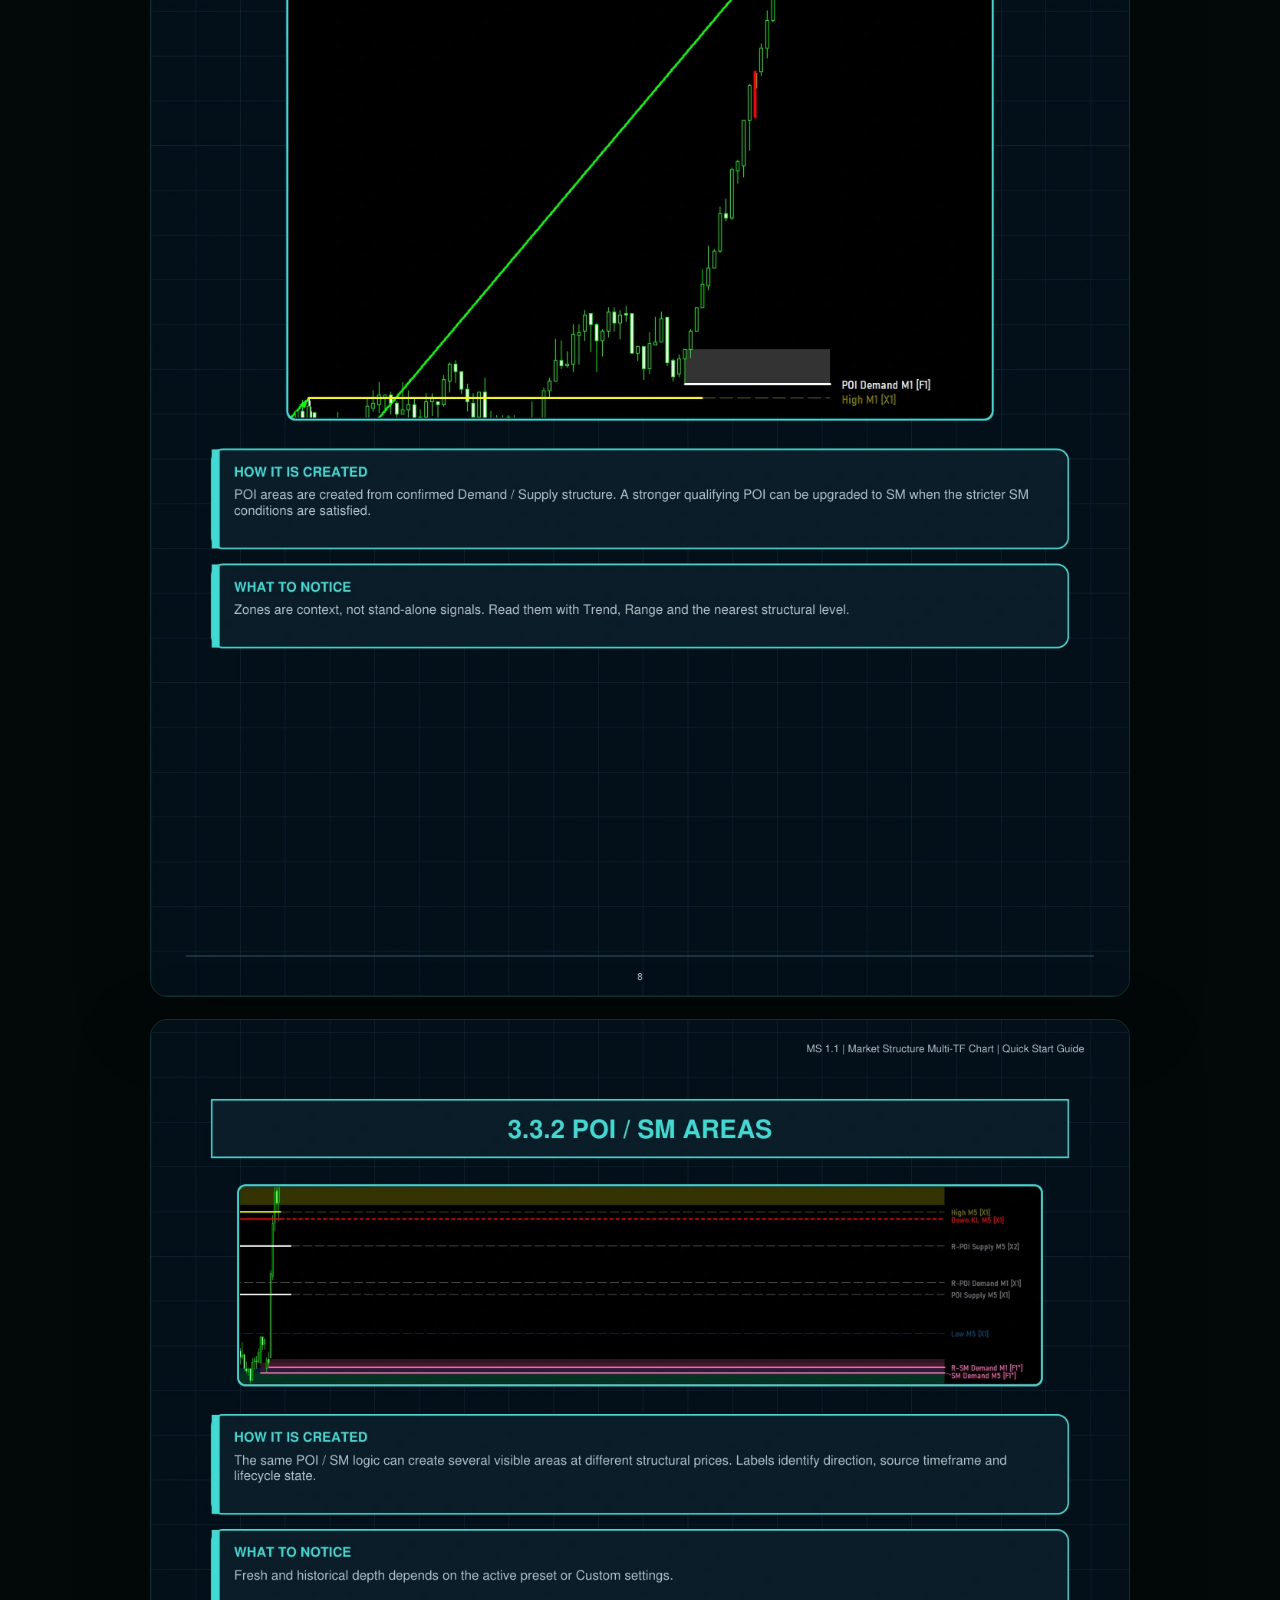
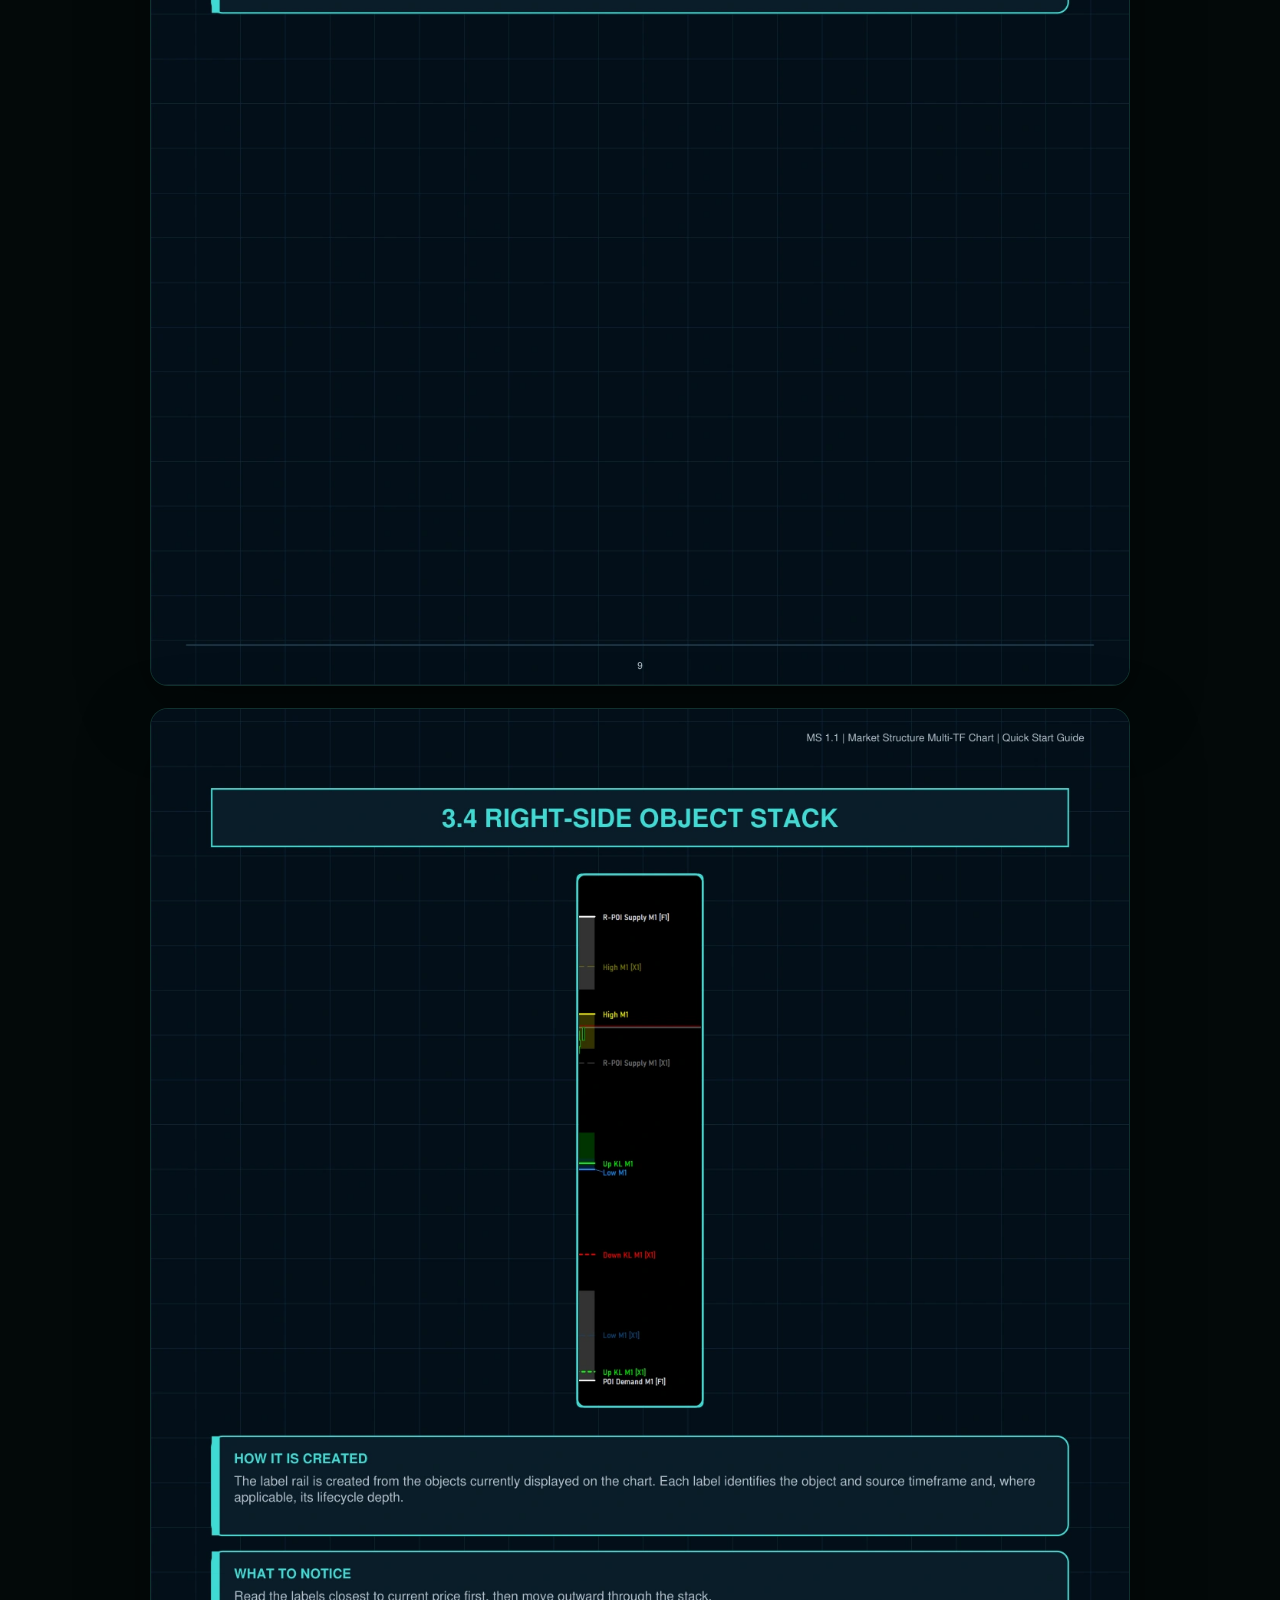
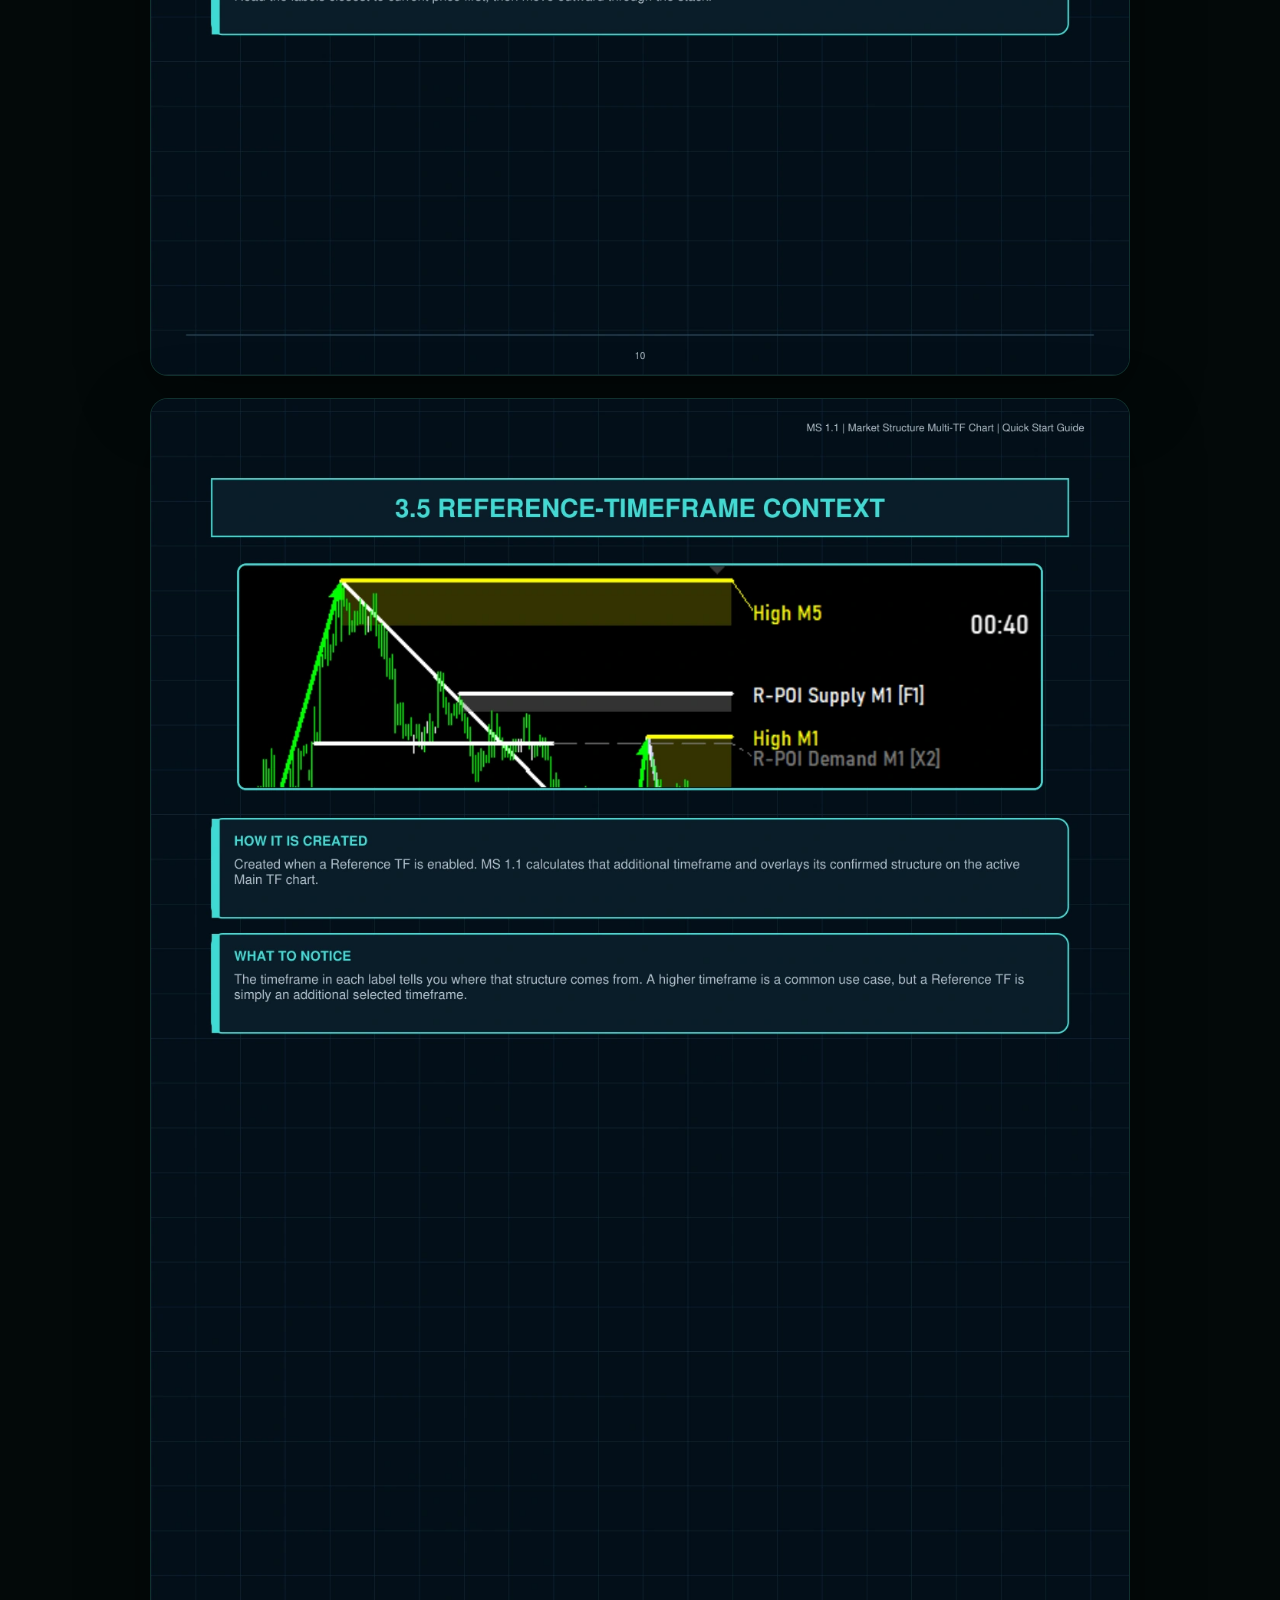
<file: documentation/quick-start/index.html>
<!doctype html>
<html lang="en">
<head>
<meta charset="utf-8">
<meta name="viewport" content="width=device-width, initial-scale=1">

<title>MS 1.1 Quick Start Guide | DemQora Technologies</title>
<meta name="description" content="MS 1.1 Quick Start Guide for DemQora Technologies.">
<meta name="theme-color" content="#030909">

<link rel="icon" type="image/png" sizes="96x96" href="../../assets/img/favicon-96.png?v=20261010-dark">
<link rel="stylesheet" href="../../assets/css/styles.css?v=202609290010">

<style>
.guide-page-shell {
  min-height: calc(100vh - 74px);
  background:
    radial-gradient(circle at 74% 4%, rgba(22,234,215,.08), transparent 34rem),
    linear-gradient(180deg, rgba(3,9,9,.98) 0%, rgba(3,9,9,.94) 48%, #030909 100%);
}

.guide-hero {
  padding: 72px 0 38px;
  border-bottom: 1px solid rgba(88,255,240,.13);
}

.guide-hero .container,
.guide-pages .container {
  max-width: 1180px;
}

.guide-kicker {
  margin-bottom: 14px;
  color: #58fff0;
  font-size: .72rem;
  font-weight: 800;
  letter-spacing: .18em;
  text-transform: uppercase;
}

.guide-title {
  margin: 0 0 14px;
  color: #effffb;
  font-size: clamp(2rem,4.2vw,4.1rem);
  line-height: .98;
  letter-spacing: -.055em;
}

.guide-lead {
  max-width: 760px;
  margin: 0;
  color: rgba(212,239,235,.78);
  font-size: clamp(1rem,1.35vw,1.18rem);
  line-height: 1.65;
}

.guide-meta {
  display: inline-flex;
  margin-top: 22px;
  padding: 7px 11px;
  border: 1px solid rgba(88,255,240,.18);
  border-radius: 999px;
  color: rgba(88,255,240,.78);
  background: rgba(22,234,215,.045);
  font-size: .72rem;
  font-weight: 800;
  letter-spacing: .12em;
  text-transform: uppercase;
}

.guide-pages {
  padding: 38px 0 20px;
}

.guide-stack {
  display: grid;
  gap: 22px;
}

.guide-page {
  margin: 0 auto;
  width: min(100%, 980px);
  overflow: hidden;
  border: 1px solid rgba(88,255,240,.16);
  border-radius: 18px;
  background: #030909;
  box-shadow: 0 22px 70px rgba(0,0,0,.34);
}

.guide-page img {
  width: 100%;
  height: auto;
  display: block;
}

@media (max-width: 800px) {
  .guide-hero { padding: 50px 0 30px; }
  .guide-pages { padding: 28px 0 18px; }
  .guide-stack { gap: 14px; }
  .guide-page { border-radius: 12px; }
}
</style>

<style id="home-footer-exact-match">
.site-footer {
  margin: 0 !important;
  padding: 0 !important;
  min-height: 74px !important;
  height: 74px !important;
  overflow: hidden !important;
}

.site-footer > .container {
  width: 100% !important;
  max-width: none !important;
  margin: 0 !important;
  padding: 0 32px !important;
}

.site-footer > .container.footer-row {
  min-height: 74px !important;
  height: 74px !important;
  display: flex !important;
  flex-direction: row !important;
  align-items: center !important;
  justify-content: flex-start !important;
  gap: 24px !important;
}

.site-footer > .container.footer-row > div:first-child {
  font-size: .7rem !important;
  line-height: 1.25 !important;
  white-space: nowrap !important;
}

.site-footer > .container.footer-row > div:first-child .small {
  font-size: .68rem !important;
}

.site-footer .footer-social {
  display: flex !important;
  flex-direction: row !important;
  align-items: center !important;
  gap: 16px !important;
  margin-left: auto !important;
}

.site-footer .footer-social .social-card {
  position: relative !important;
  width: 40px !important;
  height: 40px !important;
  min-height: 40px !important;
  padding: 0 !important;
  margin: 0 !important;
  border: 0 !important;
  background: transparent !important;
  display: grid !important;
  place-items: center !important;
  font-size: 0 !important;
  transform: none !important;
}

.site-footer .footer-social .social-card::before {
  display: block !important;
  width: 30px !important;
  height: 30px !important;
  line-height: 30px !important;
  text-align: center !important;
  color: #58fff0 !important;
  opacity: .30 !important;
  filter: drop-shadow(0 0 7px rgba(88,255,240,.20)) !important;
}

.site-footer .footer-social .social-card::after {
  display: none !important;
}

/* Facebook — same construction as Home */
.site-footer .footer-social .social-card:nth-child(1)::before {
  content: 'f' !important;
  font-family: Arial, sans-serif !important;
  font-size: 1.45rem !important;
  font-weight: 700 !important;
  transform: scale(1.28);
}

/* Instagram — same mask construction as Home */
.site-footer .footer-social .social-card:nth-child(2)::before {
  content: '' !important;
  width: 30px !important;
  height: 30px !important;
  background: #58fff0 !important;
  -webkit-mask:
    url("data:image/svg+xml,%3Csvg xmlns='http://www.w3.org/2000/svg' viewBox='0 0 24 24'%3E%3Crect x='3' y='3' width='18' height='18' rx='5' fill='none' stroke='black' stroke-width='2'/%3E%3Ccircle cx='12' cy='12' r='4' fill='none' stroke='black' stroke-width='2'/%3E%3Ccircle cx='17.5' cy='6.5' r='1.2' fill='black'/%3E%3C/svg%3E")
    center / contain no-repeat !important;
  mask:
    url("data:image/svg+xml,%3Csvg xmlns='http://www.w3.org/2000/svg' viewBox='0 0 24 24'%3E%3Crect x='3' y='3' width='18' height='18' rx='5' fill='none' stroke='black' stroke-width='2'/%3E%3Ccircle cx='12' cy='12' r='4' fill='none' stroke='black' stroke-width='2'/%3E%3Ccircle cx='17.5' cy='6.5' r='1.2' fill='black'/%3E%3C/svg%3E")
    center / contain no-repeat !important;
  transform: scale(.88);
}

/* LinkedIn — same text construction as Home */
.site-footer .footer-social .social-card:nth-child(3)::before {
  content: 'in' !important;
  font-family: Arial, sans-serif !important;
  font-size: 1.35rem !important;
  font-weight: 700 !important;
  transform: scale(1.12);
}

/* X — same glyph as Home */
.site-footer .footer-social .social-card:nth-child(4)::before {
  content: '𝕏' !important;
  font-size: 1.55rem !important;
  font-weight: 400 !important;
  transform: scale(1.08);
}

/* YouTube — same final Home mark */
.site-footer .footer-social .social-card:nth-child(5)::before {
  content: '' !important;
  width: 38px !important;
  height: 27px !important;
  border: 0 !important;
  border-radius: 0 !important;
  background:
    url("data:image/svg+xml,%3Csvg xmlns='http://www.w3.org/2000/svg' viewBox='0 0 48 34'%3E%3Crect width='48' height='34' rx='9' fill='%2358fff0'/%3E%3Cpath d='m20 9 14 8-14 8Z' fill='%23030909'/%3E%3C/svg%3E")
    center / contain no-repeat !important;
  -webkit-mask: none !important;
  mask: none !important;
  opacity: .30 !important;
  filter: drop-shadow(0 0 7px rgba(88,255,240,.28)) !important;
  transform: scale(.9);
}

.site-footer .footer-social .social-card:hover::before {
  opacity: .30 !important;
}

@media (max-width: 640px) {
  .site-footer {
    height: auto !important;
    min-height: 96px !important;
    overflow: visible !important;
  }

  .site-footer > .container {
    padding-left: 20px !important;
    padding-right: 20px !important;
  }

  .site-footer > .container.footer-row {
    height: auto !important;
    min-height: 96px !important;
    flex-wrap: wrap !important;
    align-content: center !important;
    row-gap: 8px !important;
  }

  .site-footer > .container.footer-row > div:first-child {
    white-space: normal !important;
  }

  .site-footer .footer-social {
    gap: 10px !important;
    margin-left: 0 !important;
    flex: 0 1 auto !important;
    max-width: 100% !important;
    flex-wrap: nowrap !important;
  }

  .site-footer .footer-social .social-card {
    width: 34px !important;
    height: 34px !important;
    min-height: 34px !important;
  }
}
</style>
<link rel="stylesheet" href="../../assets/css/mobile.css?v=20260930-desktop-safety">
<link id="guide-contents-style" rel="stylesheet" href="../../assets/css/guide-contents.css?v=20261010">
<link rel="stylesheet" href="../../assets/css/guide-reader.css?v=20261010">
<!-- DEMQORA_SEO_STAGE2_BEGIN -->
<link rel="canonical" href="https://www.demqora.com/documentation/quick-start/">
<meta property="og:type" content="website">
<meta property="og:site_name" content="DemQora Technologies">
<meta property="og:title" content="MS 1.1 Quick Start Guide | DemQora Technologies">
<meta property="og:description" content="MS 1.1 Quick Start Guide for DemQora Technologies.">
<meta property="og:url" content="https://www.demqora.com/documentation/quick-start/">
<meta property="og:image" content="https://www.demqora.com/assets/img/home-desktop.png">
<meta name="twitter:card" content="summary_large_image">
<meta name="twitter:title" content="MS 1.1 Quick Start Guide | DemQora Technologies">
<meta name="twitter:description" content="MS 1.1 Quick Start Guide for DemQora Technologies.">
<meta name="twitter:image" content="https://www.demqora.com/assets/img/home-desktop.png">
<!-- DEMQORA_SEO_STAGE2_END -->
</head>

<body>

<header class="site-header">
  <div class="container navbar">
    <a class="brand" href="../../">
      <img src="../../assets/img/demqora-logo.png" alt="DemQora DQ logo">
    </a>

    <button class="menu-toggle" aria-expanded="false" aria-controls="main-nav">
      Menu
    </button>

    <nav id="main-nav" class="nav-links">
      <a href="../../">Home</a>

      <div class="nav-products">
        <a href="../../products/">Products</a>
        <div class="submenu">
          <a href="../../products/ms-1-1/">
            MS 1.1 — Market Structure Multi-Timeframe Chart
          </a>
        </div>
      </div>

      <a href="../" aria-current="page">Documentation</a>
      <a href="../../about/">About</a>
      <a href="../../contact/">Contact</a>
    </nav>
  </div>
</header>

<main class="guide-page-shell">
  <!-- Fixed navigation remains visible while reading the guide -->
  <a class="guide-return-to-contents" href="#page-002" aria-label="Return to Contents"><span aria-hidden="true">↑</span> Return to Contents</a>

  <section class="guide-hero">
    <div class="container">
      <div class="guide-kicker">Documentation</div>
      <h1 class="guide-title">MS 1.1 Quick Start Guide</h1>
      <p class="guide-lead">Installation, first setup and essential controls for reading your first market-structure chart inside MetaTrader 5.</p>
      <div class="guide-meta">39 pages · Inline guide</div>
      <!-- Native PDF links, including for search-engine indexing -->
      <div class="guide-pdf-actions">
        <a href="../../assets/docs/pdfs/MS_1.1_Quick_Start_Guide_Rev9.pdf" target="_blank" rel="noopener">Open PDF ↗</a>
        <a href="../../assets/docs/pdfs/MS_1.1_Quick_Start_Guide_Rev9.pdf" download="MS_1.1_Quick_Start_Guide_Rev9.pdf">↓ Download PDF</a>
      </div>
    </div>
  </section>

  <section class="guide-pages">
    <div class="container">
      <div class="guide-stack">
          <figure class="guide-page" id="page-001"><img src="../../assets/docs/quick-start/page-001.webp?v=cover-rev1-20261013" width="1055" height="1491" alt="MS 1.1 Quick Start Guide page 1" loading="lazy" decoding="async"></figure>
          <figure class="guide-page" id="page-002"><img src="../../assets/docs/quick-start/page-002.webp?v=150dpi-20261013" width="1275" height="1650" alt="MS 1.1 Quick Start Guide page 2" loading="lazy" decoding="async"></figure>
          <figure class="guide-page" id="page-003"><img src="../../assets/docs/quick-start/page-003.webp?v=150dpi-20261013" width="1275" height="1650" alt="MS 1.1 Quick Start Guide page 3" loading="lazy" decoding="async"></figure>
          <figure class="guide-page" id="page-004"><img src="../../assets/docs/quick-start/page-004.webp?v=150dpi-20261013" width="1275" height="1650" alt="MS 1.1 Quick Start Guide page 4" loading="lazy" decoding="async"></figure>
          <figure class="guide-page" id="page-005"><img src="../../assets/docs/quick-start/page-005.webp?v=150dpi-20261013" width="1275" height="1650" alt="MS 1.1 Quick Start Guide page 5" loading="lazy" decoding="async"></figure>
          <figure class="guide-page" id="page-006"><img src="../../assets/docs/quick-start/page-006.webp?v=150dpi-20261013" width="1275" height="1650" alt="MS 1.1 Quick Start Guide page 6" loading="lazy" decoding="async"></figure>
          <figure class="guide-page" id="page-007"><img src="../../assets/docs/quick-start/page-007.webp?v=150dpi-20261013" width="1275" height="1650" alt="MS 1.1 Quick Start Guide page 7" loading="lazy" decoding="async"></figure>
          <figure class="guide-page" id="page-008"><img src="../../assets/docs/quick-start/page-008.webp?v=150dpi-20261013" width="1275" height="1650" alt="MS 1.1 Quick Start Guide page 8" loading="lazy" decoding="async"></figure>
          <figure class="guide-page" id="page-009"><img src="../../assets/docs/quick-start/page-009.webp?v=150dpi-20261013" width="1275" height="1650" alt="MS 1.1 Quick Start Guide page 9" loading="lazy" decoding="async"></figure>
          <figure class="guide-page" id="page-010"><img src="../../assets/docs/quick-start/page-010.webp?v=150dpi-20261013" width="1275" height="1650" alt="MS 1.1 Quick Start Guide page 10" loading="lazy" decoding="async"></figure>
          <figure class="guide-page" id="page-011"><img src="../../assets/docs/quick-start/page-011.webp?v=150dpi-20261013" width="1275" height="1650" alt="MS 1.1 Quick Start Guide page 11" loading="lazy" decoding="async"></figure>
          <figure class="guide-page" id="page-012"><img src="../../assets/docs/quick-start/page-012.webp?v=150dpi-20261013" width="1275" height="1650" alt="MS 1.1 Quick Start Guide page 12" loading="lazy" decoding="async"></figure>
          <figure class="guide-page" id="page-013"><img src="../../assets/docs/quick-start/page-013.webp?v=150dpi-20261013" width="1275" height="1650" alt="MS 1.1 Quick Start Guide page 13" loading="lazy" decoding="async"></figure>
          <figure class="guide-page" id="page-014"><img src="../../assets/docs/quick-start/page-014.webp?v=150dpi-20261013" width="1275" height="1650" alt="MS 1.1 Quick Start Guide page 14" loading="lazy" decoding="async"></figure>
          <figure class="guide-page" id="page-015"><img src="../../assets/docs/quick-start/page-015.webp?v=150dpi-20261013" width="1275" height="1650" alt="MS 1.1 Quick Start Guide page 15" loading="lazy" decoding="async"></figure>
          <figure class="guide-page" id="page-016"><img src="../../assets/docs/quick-start/page-016.webp?v=150dpi-20261013" width="1275" height="1650" alt="MS 1.1 Quick Start Guide page 16" loading="lazy" decoding="async"></figure>
          <figure class="guide-page" id="page-017"><img src="../../assets/docs/quick-start/page-017.webp?v=150dpi-20261013" width="1275" height="1650" alt="MS 1.1 Quick Start Guide page 17" loading="lazy" decoding="async"></figure>
          <figure class="guide-page" id="page-018"><img src="../../assets/docs/quick-start/page-018.webp?v=150dpi-20261013" width="1275" height="1650" alt="MS 1.1 Quick Start Guide page 18" loading="lazy" decoding="async"></figure>
          <figure class="guide-page" id="page-019"><img src="../../assets/docs/quick-start/page-019.webp?v=150dpi-20261013" width="1275" height="1650" alt="MS 1.1 Quick Start Guide page 19" loading="lazy" decoding="async"></figure>
          <figure class="guide-page" id="page-020"><img src="../../assets/docs/quick-start/page-020.webp?v=150dpi-20261013" width="1275" height="1650" alt="MS 1.1 Quick Start Guide page 20" loading="lazy" decoding="async"></figure>
          <figure class="guide-page" id="page-021"><img src="../../assets/docs/quick-start/page-021.webp?v=150dpi-20261013" width="1275" height="1650" alt="MS 1.1 Quick Start Guide page 21" loading="lazy" decoding="async"></figure>
          <figure class="guide-page" id="page-022"><img src="../../assets/docs/quick-start/page-022.webp?v=150dpi-20261013" width="1275" height="1650" alt="MS 1.1 Quick Start Guide page 22" loading="lazy" decoding="async"></figure>
          <figure class="guide-page" id="page-023"><img src="../../assets/docs/quick-start/page-023.webp?v=150dpi-20261013" width="1275" height="1650" alt="MS 1.1 Quick Start Guide page 23" loading="lazy" decoding="async"></figure>
          <figure class="guide-page" id="page-024"><img src="../../assets/docs/quick-start/page-024.webp?v=150dpi-20261013" width="1275" height="1650" alt="MS 1.1 Quick Start Guide page 24" loading="lazy" decoding="async"></figure>
          <figure class="guide-page" id="page-025"><img src="../../assets/docs/quick-start/page-025.webp?v=150dpi-20261013" width="1275" height="1650" alt="MS 1.1 Quick Start Guide page 25" loading="lazy" decoding="async"></figure>
          <figure class="guide-page" id="page-026"><img src="../../assets/docs/quick-start/page-026.webp?v=150dpi-20261013" width="1275" height="1650" alt="MS 1.1 Quick Start Guide page 26" loading="lazy" decoding="async"></figure>
          <figure class="guide-page" id="page-027"><img src="../../assets/docs/quick-start/page-027.webp?v=150dpi-20261013" width="1275" height="1650" alt="MS 1.1 Quick Start Guide page 27" loading="lazy" decoding="async"></figure>
          <figure class="guide-page" id="page-028"><img src="../../assets/docs/quick-start/page-028.webp?v=150dpi-20261013" width="1275" height="1650" alt="MS 1.1 Quick Start Guide page 28" loading="lazy" decoding="async"></figure>
          <figure class="guide-page" id="page-029"><img src="../../assets/docs/quick-start/page-029.webp?v=150dpi-20261013" width="1275" height="1650" alt="MS 1.1 Quick Start Guide page 29" loading="lazy" decoding="async"></figure>
          <figure class="guide-page" id="page-030"><img src="../../assets/docs/quick-start/page-030.webp?v=150dpi-20261013" width="1275" height="1650" alt="MS 1.1 Quick Start Guide page 30" loading="lazy" decoding="async"></figure>
          <figure class="guide-page" id="page-031"><img src="../../assets/docs/quick-start/page-031.webp?v=150dpi-20261013" width="1275" height="1650" alt="MS 1.1 Quick Start Guide page 31" loading="lazy" decoding="async"></figure>
          <figure class="guide-page" id="page-032"><img src="../../assets/docs/quick-start/page-032.webp?v=150dpi-20261013" width="1275" height="1650" alt="MS 1.1 Quick Start Guide page 32" loading="lazy" decoding="async"></figure>
          <figure class="guide-page" id="page-033"><img src="../../assets/docs/quick-start/page-033.webp?v=150dpi-20261013" width="1275" height="1650" alt="MS 1.1 Quick Start Guide page 33" loading="lazy" decoding="async"></figure>
          <figure class="guide-page" id="page-034"><img src="../../assets/docs/quick-start/page-034.webp?v=150dpi-20261013" width="1275" height="1650" alt="MS 1.1 Quick Start Guide page 34" loading="lazy" decoding="async"></figure>
          <figure class="guide-page" id="page-035"><img src="../../assets/docs/quick-start/page-035.webp?v=150dpi-20261013" width="1275" height="1650" alt="MS 1.1 Quick Start Guide page 35" loading="lazy" decoding="async"></figure>
          <figure class="guide-page" id="page-036"><img src="../../assets/docs/quick-start/page-036.webp?v=150dpi-20261013" width="1275" height="1650" alt="MS 1.1 Quick Start Guide page 36" loading="lazy" decoding="async"></figure>
          <figure class="guide-page" id="page-037"><img src="../../assets/docs/quick-start/page-037.webp?v=150dpi-20261013" width="1275" height="1650" alt="MS 1.1 Quick Start Guide page 37" loading="lazy" decoding="async"></figure>
          <figure class="guide-page" id="page-038"><img src="../../assets/docs/quick-start/page-038.webp?v=150dpi-20261013" width="1275" height="1650" alt="MS 1.1 Quick Start Guide page 38" loading="lazy" decoding="async"></figure>
          <figure class="guide-page" id="page-039"><img src="../../assets/docs/quick-start/page-039.webp?v=150dpi-20261013" width="1275" height="1650" alt="MS 1.1 Quick Start Guide page 39" loading="lazy" decoding="async"></figure>
      </div>
    </div>
  </section>

</main>

<footer class="site-footer">
  <div class="container footer-row">

    <div>
      <strong>DemQora Technologies</strong>
      <div>Advanced Market Intelligence</div>
      <div class="small">© <span data-year></span> All rights reserved.</div>
    </div>

    <div class="social-grid footer-social">
      <a class="social-card" href="https://www.facebook.com/DemQora" target="_blank" rel="noopener">Facebook</a>
      <a class="social-card" href="https://www.instagram.com/demqora/" target="_blank" rel="noopener">Instagram</a>
      <a class="social-card" href="https://www.linkedin.com/company/145012898/" target="_blank" rel="noopener">LinkedIn</a>
      <a class="social-card" href="https://x.com/DemQora" target="_blank" rel="noopener">X</a>
      <a class="social-card" href="https://www.youtube.com/@DemQora" target="_blank" rel="noopener">YouTube</a>
    </div>

  </div>
</footer>

<script src="../../assets/js/main.js"></script>

<script id="guide-contents-script" src="../../assets/js/guide-contents.js?v=20261010"></script>
</body>
</html>
</file>
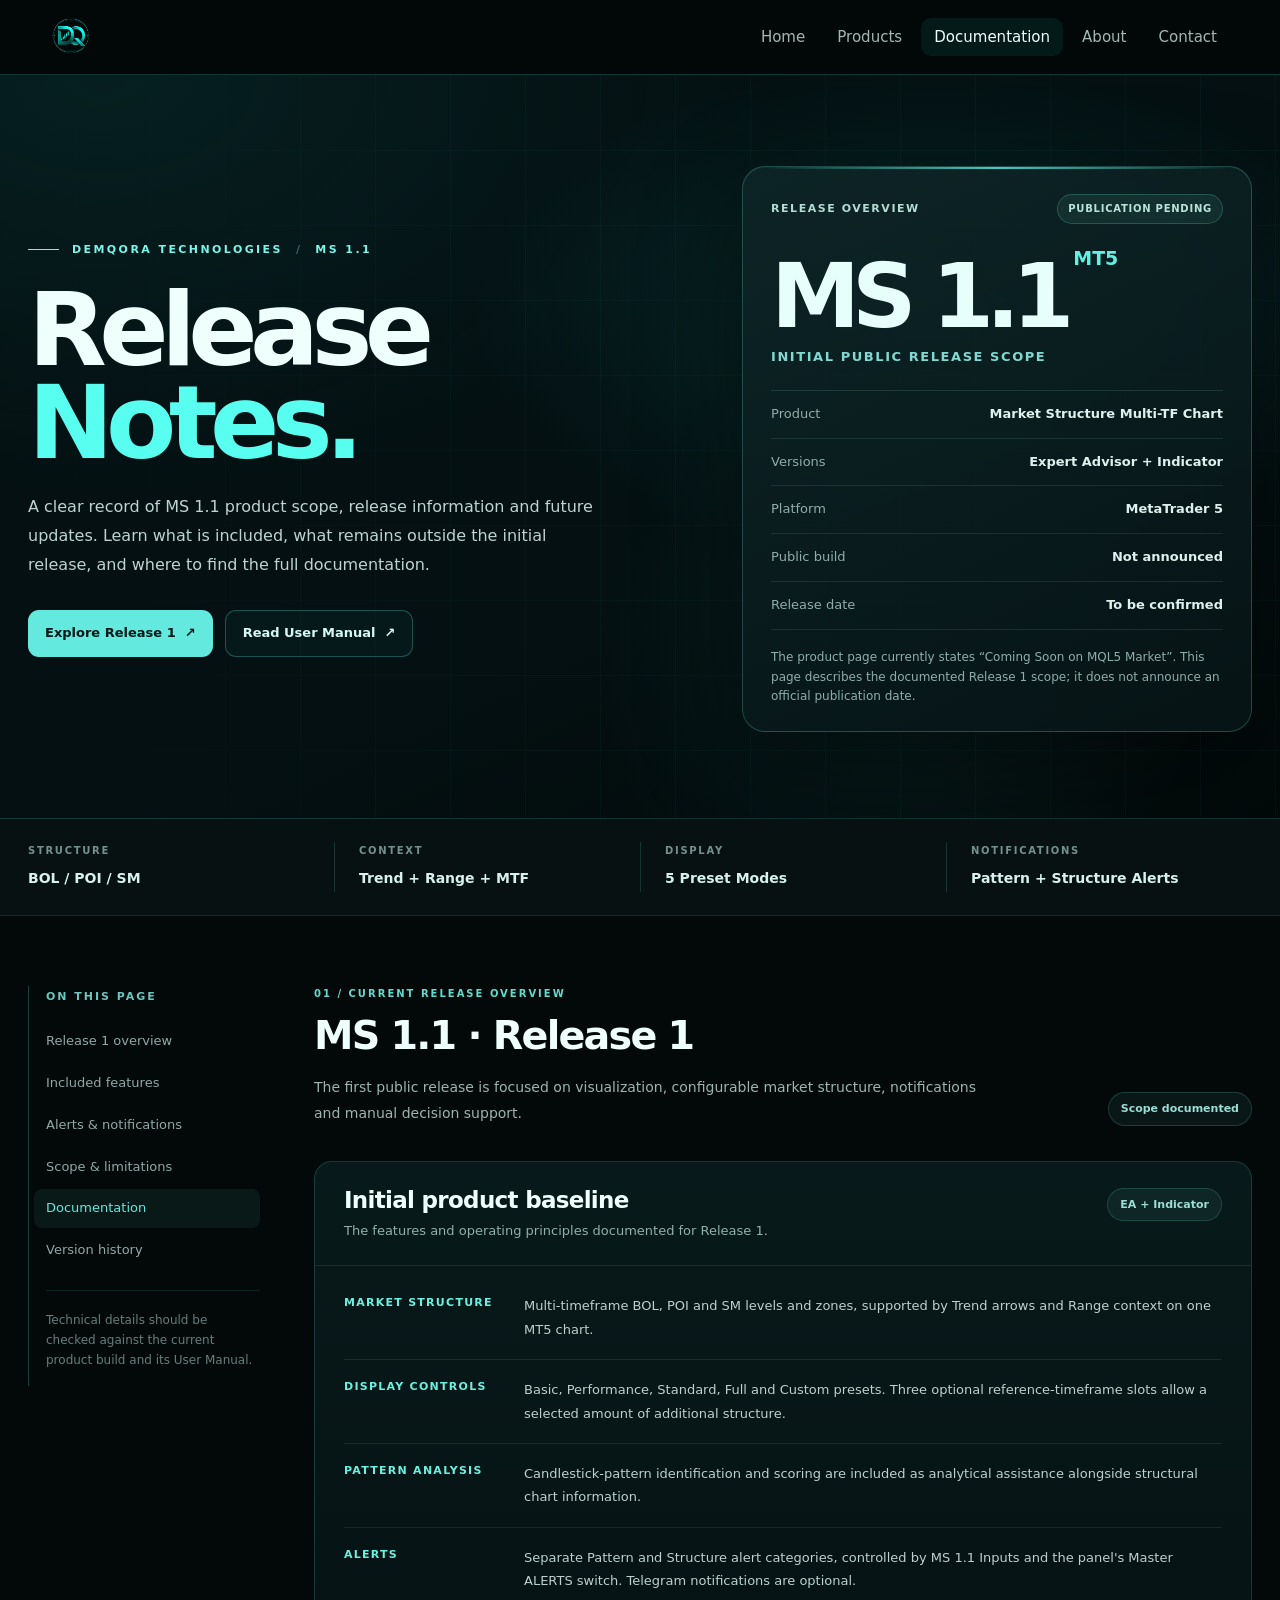
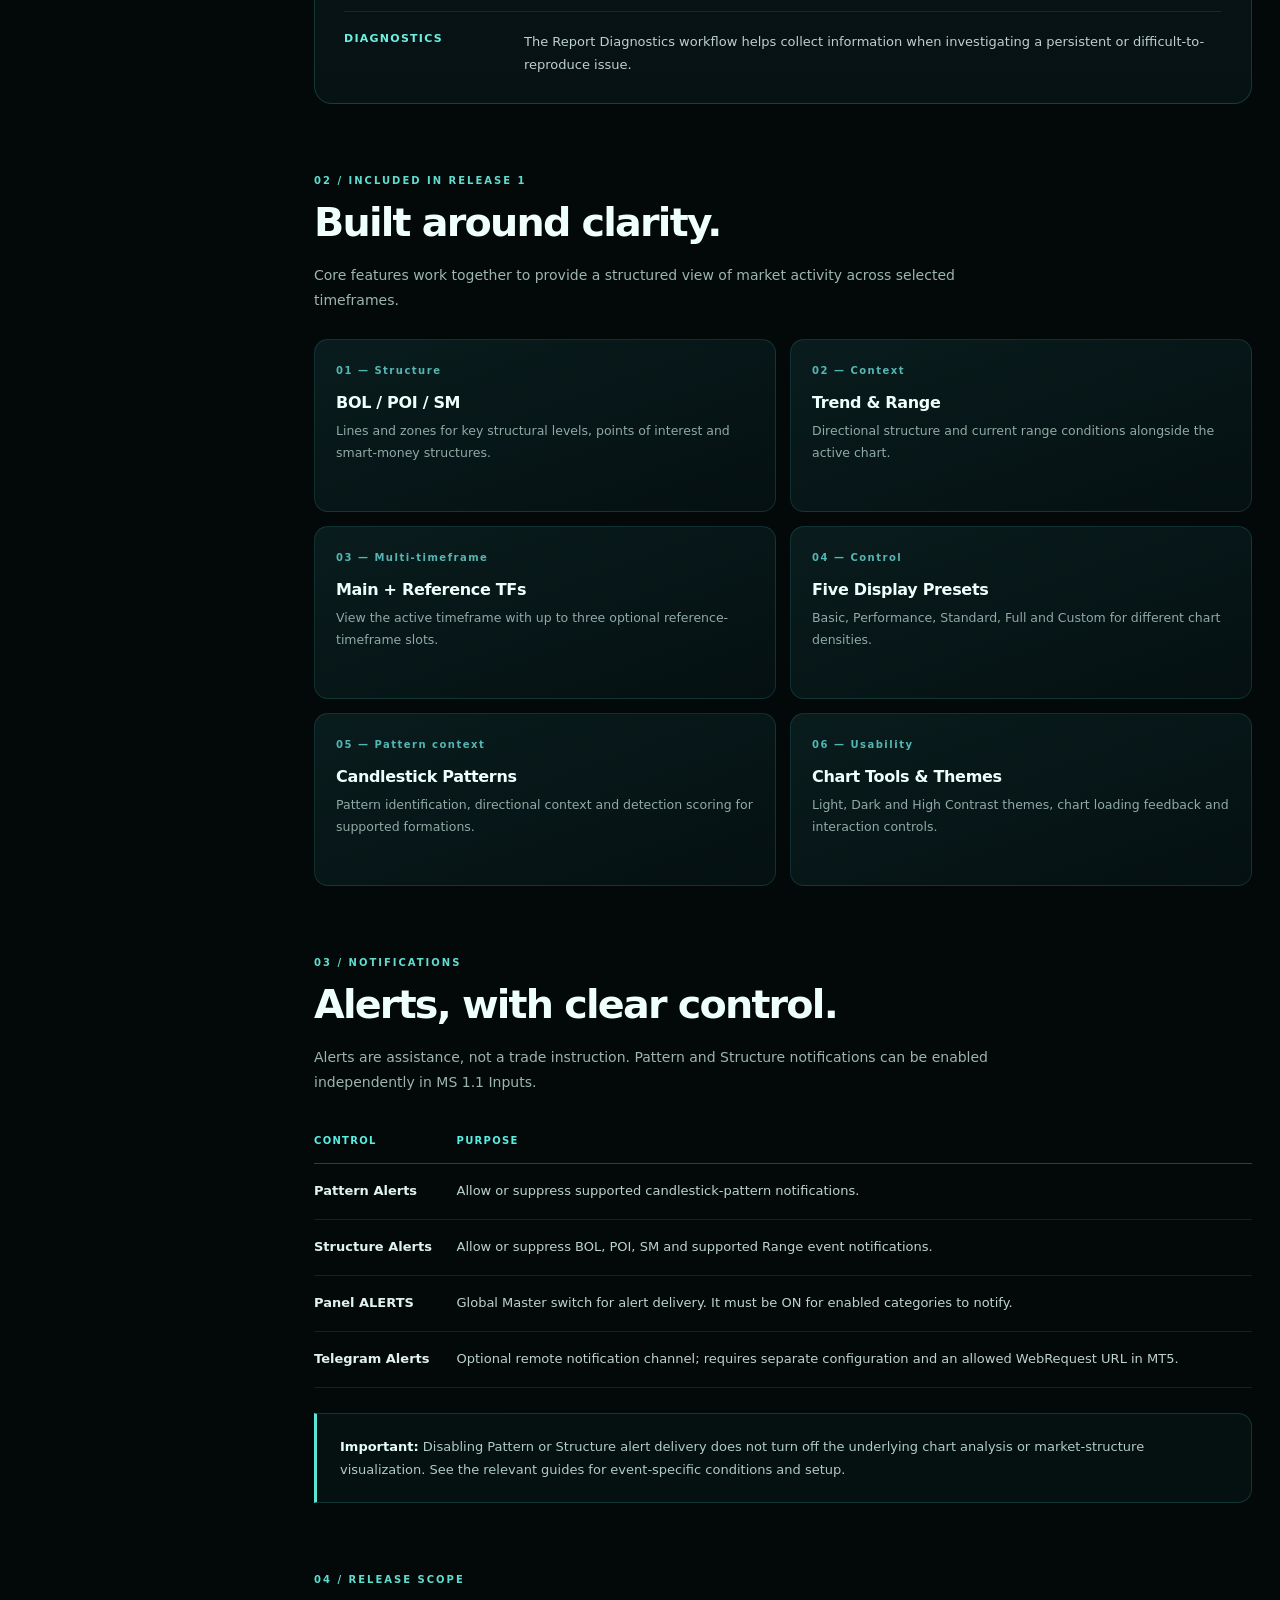
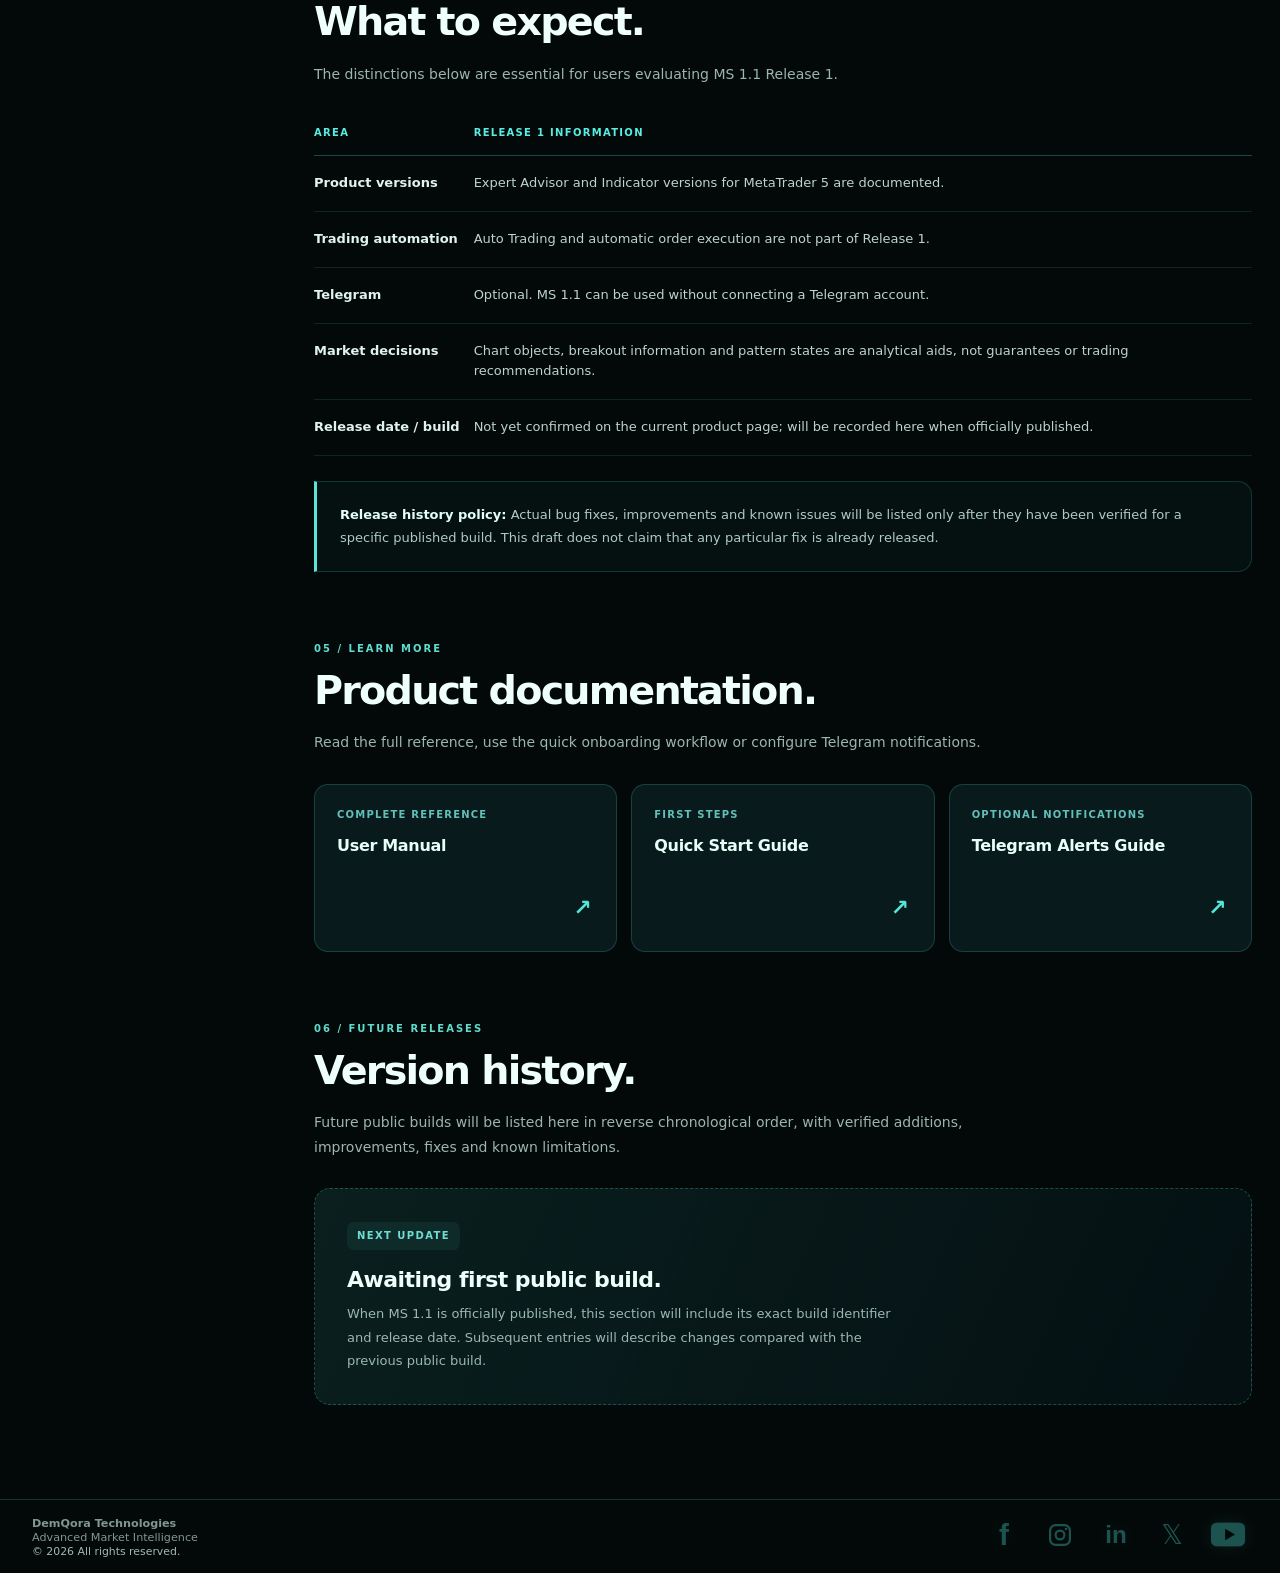
<file: documentation/release-notes/index.html>
<!doctype html>
<html lang="en">
<head>
  <meta charset="utf-8">
  <meta name="viewport" content="width=device-width, initial-scale=1">
  <meta name="theme-color" content="#030909">
  <meta name="description" content="MS 1.1 release notes and public-release scope: multi-timeframe market structure, display presets, alerts, Telegram and version history from DemQora Technologies.">
  <title>MS 1.1 Release Notes | DemQora Technologies</title>
  <link rel="icon" href="../../assets/img/favicon-96.png" sizes="96x96" type="image/png">
  <link rel="stylesheet" href="../../assets/css/styles.css">
  <style>
    :root { --bg:#030909; --ink:#effffb; --muted:#a0b9b4; --teal:#58fff0; --line:rgba(88,255,240,.18); --panel:#0a1718; }
    * { box-sizing:border-box; }
    html { scroll-behavior:smooth; }
    body { margin:0; min-height:100vh; color:var(--ink); font:16px/1.6 Inter,ui-sans-serif,system-ui,-apple-system,BlinkMacSystemFont,"Segoe UI",sans-serif; background:#030909; }
    a { color:inherit; text-decoration:none; }
    .skip-link { position:absolute; top:-100px; left:20px; z-index:10000; padding:10px 15px; border-radius:9px; background:#d8fffa; color:#030909; }
    .skip-link:focus { top:16px; }
    button { font:inherit; }
    .release-shell .container { max-width:1224px; width:min(calc(100% - 56px),1224px); margin:auto; }
    .release-shell { overflow:hidden; }
    .release-hero { position:relative; min-height:560px; display:flex; align-items:center; overflow:hidden; background:radial-gradient(ellipse at 73% 32%,rgba(18,159,149,.18),transparent 35%),radial-gradient(ellipse at 8% 0%,rgba(17,111,116,.16),transparent 40%),linear-gradient(155deg,#041011,#041012 60%,#020909); border-bottom:1px solid rgba(88,255,240,.13); }
    .release-hero:before { content:""; position:absolute; inset:0; opacity:.42; pointer-events:none; background-image:linear-gradient(rgba(78,171,178,.10) 1px,transparent 1px),linear-gradient(90deg,rgba(78,171,178,.10) 1px,transparent 1px); background-size:75px 75px; mask-image:linear-gradient(90deg,transparent,black 38%,black 100%); }
    .release-hero:after { content:""; position:absolute; right:-15%; top:0; width:72%; height:100%; opacity:.45; pointer-events:none; background:radial-gradient(ellipse at 38% 78%,rgba(58,216,203,.17),transparent 38%); }
    .hero-grid { position:relative; z-index:1; display:grid; grid-template-columns:minmax(0,1.12fr) minmax(0,.88fr); gap:65px; align-items:center; padding:91px 0 86px; }
    .eyebrow { display:flex; align-items:center; gap:13px; text-transform:uppercase; letter-spacing:.22em; font-size:11px; font-weight:850; color:#78f6ea; }
    .eyebrow:before { content:""; display:block; width:31px; height:1px; background:#58fff0; }
    h1,h2,h3,p { margin-top:0; }
    .hero-title { margin:24px 0; font-size:clamp(68px,8vw,122px); font-weight:760; letter-spacing:-.075em; line-height:.91; }
    .hero-title span { color:#58fff0; }
    .hero-intro { max-width:585px; color:#bed4d1; line-height:1.8; font-size:16px; }
    .hero-actions { margin-top:31px; display:flex; gap:12px; flex-wrap:wrap; }
    .action { display:inline-flex; align-items:center; justify-content:center; gap:9px; padding:12px 17px; border-radius:11px; font-size:13px; font-weight:750; transition:transform .2s,background .2s; }
    .action:hover { transform:translateY(-2px); }
    .action.primary { background:#63e9dd; color:#061719; }
    .action.secondary { color:#d3f9f2; border:1px solid rgba(88,255,240,.26); background:rgba(29,114,112,.09); }
    .release-status { position:relative; overflow:hidden; padding:27px 28px 24px; border:1px solid rgba(95,241,225,.23); border-radius:23px; background:linear-gradient(155deg,rgba(14,37,39,.91),rgba(6,20,22,.96)); box-shadow:0 30px 100px rgba(0,0,0,.38), inset 0 1px 0 rgba(88,255,240,.05); }
    .release-status:before { content:""; position:absolute; height:2px; inset:0 22px auto; background:linear-gradient(90deg,transparent,#58fff0,transparent); opacity:.75; }
    .status-top { display:flex; align-items:center; justify-content:space-between; gap:12px; font-size:11px; text-transform:uppercase; letter-spacing:.14em; font-weight:750; color:#b4dbd5; }
    .status-pill { color:#b8e4dc; background:rgba(101,205,186,.09); border:1px solid rgba(116,241,215,.21); border-radius:999px; padding:6px 10px; font-size:10px; white-space:nowrap; letter-spacing:.075em; }
    .release-no { font-size:clamp(67px,7vw,107px); font-weight:740; letter-spacing:-.09em; line-height:1.05; margin:25px 0 4px; color:#e6fffa; }
    .release-no sup { vertical-align:top; font-size:19px; padding-top:16px; letter-spacing:0; margin-left:7px; color:#65eee1; }
    .status-sub { color:#81d9d1; font-weight:740; font-size:13px; text-transform:uppercase; letter-spacing:.12em; margin-bottom:22px; }
    .status-table { border-top:1px solid rgba(173,255,243,.12); }
    .status-row { display:flex; justify-content:space-between; gap:18px; padding:13px 0; border-bottom:1px solid rgba(173,255,243,.10); font-size:13px; }
    .status-row span:first-child { color:#8faeaa; }
    .status-row span:last-child { color:#def1ed; text-align:right; font-weight:650; }
    .status-note { margin:18px 0 0; font-size:12px; color:#8faeaa; line-height:1.65; }
    .release-ribbon { border-bottom:1px solid rgba(88,255,240,.12); background:#071112; }
    .ribbon-grid { display:grid; grid-template-columns:repeat(4,minmax(0,1fr)); padding:23px 0; }
    .ribbon-item { padding:1px 24px; border-left:1px solid rgba(88,255,240,.15); }
    .ribbon-item:first-child { border-left:0; padding-left:0; }
    .ribbon-item small { display:block; color:#73928f; font-size:10px; text-transform:uppercase; letter-spacing:.17em; font-weight:850; margin-bottom:6px; }
    .ribbon-item strong { color:#d7f2ed; font-size:14px; font-weight:700; }
    .main-layout { display:grid; grid-template-columns:232px minmax(0,1fr); align-items:start; gap:54px; padding:70px 0 94px; }
    .side-index { position:sticky; top:102px; border-left:1px solid rgba(88,255,240,.22); padding:5px 0 4px 17px; }
    .side-index h2 { color:#6dc5bf; letter-spacing:.18em; font-size:11px; font-weight:850; text-transform:uppercase; margin-bottom:19px; }
    .side-index a { display:block; font-size:13px; padding:9px 12px; margin:3px 0 3px -12px; border-radius:8px; color:#8fa9a5; }
    .side-index a:hover,.side-index a.active { color:#60eadd; background:rgba(88,255,240,.065); }
    .side-index .aside-note { color:#667f7c; font-size:12px; border-top:1px solid rgba(88,255,240,.1); padding-top:20px; margin-top:20px; line-height:1.65; }
    .content-top { display:flex; gap:20px; justify-content:space-between; align-items:flex-end; margin-bottom:35px; }
    .section-kicker { text-transform:uppercase; font-size:10px; color:#60dccf; font-weight:850; letter-spacing:.2em; margin-bottom:12px; }
    .section-title { margin:0; font-size:clamp(32px,3.1vw,46px); line-height:1.1; letter-spacing:-.045em; }
    .section-sub { color:#9cb5b0; font-size:14px; max-width:680px; line-height:1.8; margin:18px 0 0; }
    .small-status { padding:7px 12px; background:rgba(101,214,198,.07); border:1px solid rgba(101,214,198,.2); color:#9bded5; border-radius:99px; font-size:11px; font-weight:760; white-space:nowrap; }
    section.note-block { scroll-margin-top:110px; margin-bottom:69px; }
    .release-card { background:linear-gradient(180deg,rgba(9,28,29,.88),rgba(7,19,21,.88)); border:1px solid rgba(88,255,240,.16); border-radius:18px; overflow:hidden; }
    .release-card-top { padding:26px 29px 24px; display:flex; align-items:flex-start; justify-content:space-between; gap:18px; border-bottom:1px solid rgba(88,255,240,.11); }
    .release-card-top h3 { margin:0 0 7px; font-size:23px; letter-spacing:-.03em; }
    .release-card-top p { margin:0; color:#92b0aa; font-size:13px; }
    .release-card-content { padding:24px 29px 27px; }
    .release-entry { display:grid; grid-template-columns:155px minmax(0,1fr); gap:25px; padding:18px 0; border-bottom:1px solid rgba(88,255,240,.105); }
    .release-entry:first-child { padding-top:4px; }
    .release-entry:last-child { border-bottom:0; padding-bottom:0; }
    .release-entry .entry-label { font-size:11px; color:#6bf1e1; letter-spacing:.115em; text-transform:uppercase; font-weight:850; }
    .release-entry p { color:#bed0cd; font-size:13px; line-height:1.8; margin:0; }
    .feature-grid { display:grid; grid-template-columns:repeat(2,minmax(0,1fr)); gap:14px; margin-top:26px; }
    .feature { border-radius:14px; background:linear-gradient(160deg,rgba(10,30,31,.93),rgba(5,18,20,.90)); border:1px solid rgba(88,255,240,.12); padding:23px 21px; min-height:173px; }
    .feature-index { font-size:10px; color:#54b6b3; font-weight:850; letter-spacing:.15em; margin-bottom:15px; }
    .feature h3 { font-size:16px; margin:0 0 8px; letter-spacing:-.02em; }
    .feature p { font-size:12.5px; line-height:1.7; color:#90aaa5; margin:0; }
    .notes-table { width:100%; border-collapse:collapse; margin-top:25px; font-size:13px; }
    .notes-table th { text-align:left; color:#58eee2; text-transform:uppercase; font-size:10px; letter-spacing:.13em; font-weight:800; border-bottom:1px solid rgba(88,255,240,.26); padding:13px 14px 14px 0; }
    .notes-table td { border-bottom:1px solid rgba(88,255,240,.11); padding:17px 14px 17px 0; color:#bdd3cf; vertical-align:top; }
    .notes-table td:first-child { color:#e0f3ef; font-weight:650; white-space:nowrap; }
    .notice { background:rgba(20,60,57,.16); border:1px solid rgba(88,255,240,.16); border-left:3px solid #5ae5d6; border-radius:0 14px 14px 0; padding:21px 23px; color:#b0cbc5; font-size:13px; line-height:1.8; margin-top:25px; }
    .notice strong { color:#e4fff9; }
    .document-grid { display:grid; grid-template-columns:repeat(3,minmax(0,1fr)); gap:14px; margin-top:28px; }
    .document-link { display:flex; flex-direction:column; justify-content:space-between; gap:32px; padding:22px; border-radius:14px; border:1px solid rgba(88,255,240,.17); background:#081a1c; min-height:168px; transition:transform .2s,border-color .2s; }
    .document-link:hover { transform:translateY(-3px); border-color:rgba(88,255,240,.58); }
    .document-link span { display:block; color:#62bfb9; font-size:10px; letter-spacing:.12em; text-transform:uppercase; font-weight:850; margin-bottom:10px; }
    .document-link strong { font-size:16px; color:#e7fff9; letter-spacing:-.02em; }
    .document-link .arrow { color:#55e5d9; align-self:flex-end; font-size:22px; line-height:1; }
    .history-card { border-radius:16px; padding:32px; background:linear-gradient(115deg,rgba(14,41,40,.7),rgba(5,17,20,.91)); border:1px dashed rgba(95,245,225,.25); }
    .history-card .history-marker { display:inline-block; padding:6px 10px; color:#70ddd3; background:rgba(71,188,176,.09); border-radius:7px; font-size:10px; text-transform:uppercase; letter-spacing:.14em; font-weight:800; margin-bottom:18px; }
    .history-card h3 { font-size:22px; margin-bottom:10px; }
    .history-card p { color:#9bb8b1; font-size:13px; line-height:1.8; max-width:570px; margin:0; }
    @media(max-width:940px) { .hero-grid{gap:28px} .main-layout{grid-template-columns:1fr;gap:24px} .side-index{position:static;display:flex;flex-wrap:wrap;gap:2px;padding:0 0 20px;border-left:0;border-bottom:1px solid rgba(88,255,240,.16);} .side-index h2{width:100%;margin-bottom:7px;} .side-index a{margin:0;padding:8px 11px;} .side-index .aside-note{display:none;} }
    @media(max-width:760px) {
      .release-shell .container { width:min(calc(100% - 34px),1224px); }
      .release-hero { min-height:auto; }
      .hero-grid { grid-template-columns:1fr; padding:65px 0 55px; gap:38px; }
      .hero-title { font-size:clamp(65px,15vw,94px); }
      .release-status { max-width:530px; }
      .ribbon-grid { grid-template-columns:repeat(2,minmax(0,1fr)); gap:18px 0; }
      .ribbon-item { padding:0 16px !important; border-left:1px solid rgba(88,255,240,.14); }
      .ribbon-item:nth-child(odd) { padding-left:0 !important; border-left:0; }
      .main-layout { padding:43px 0 64px; }
      .feature-grid, .document-grid { grid-template-columns:1fr; }
      .release-entry { grid-template-columns:1fr; gap:6px; }
      .content-top { align-items:flex-start; flex-direction:column; }
      .release-card-top { flex-direction:column; }
      .ribbon-item strong { font-size:12px; }
    }
    @media(prefers-reduced-motion:reduce){html{scroll-behavior:auto;}*{transition:none!important;}}
  </style>
  <style id="release-footer-same-as-guides">
.site-footer {
  margin: 0 !important;
  padding: 0 !important;
  min-height: 74px !important;
  height: 74px !important;
  overflow: hidden !important;
}

.site-footer > .container {
  width: 100% !important;
  max-width: none !important;
  margin: 0 !important;
  padding: 0 32px !important;
}

.site-footer > .container.footer-row {
  min-height: 74px !important;
  height: 74px !important;
  display: flex !important;
  flex-direction: row !important;
  align-items: center !important;
  justify-content: flex-start !important;
  gap: 24px !important;
}

.site-footer > .container.footer-row > div:first-child {
  font-size: .7rem !important;
  line-height: 1.25 !important;
  white-space: nowrap !important;
}

.site-footer > .container.footer-row > div:first-child .small {
  font-size: .68rem !important;
}

.site-footer .footer-social {
  display: flex !important;
  flex-direction: row !important;
  align-items: center !important;
  gap: 16px !important;
  margin-left: auto !important;
}

.site-footer .footer-social .social-card {
  position: relative !important;
  width: 40px !important;
  height: 40px !important;
  min-height: 40px !important;
  padding: 0 !important;
  margin: 0 !important;
  border: 0 !important;
  background: transparent !important;
  display: grid !important;
  place-items: center !important;
  font-size: 0 !important;
  transform: none !important;
}

.site-footer .footer-social .social-card::before {
  display: block !important;
  width: 30px !important;
  height: 30px !important;
  line-height: 30px !important;
  text-align: center !important;
  color: #58fff0 !important;
  opacity: .30 !important;
  filter: drop-shadow(0 0 7px rgba(88,255,240,.20)) !important;
}

.site-footer .footer-social .social-card::after {
  display: none !important;
}

/* Facebook — same construction as Home */
.site-footer .footer-social .social-card:nth-child(1)::before {
  content: 'f' !important;
  font-family: Arial, sans-serif !important;
  font-size: 1.45rem !important;
  font-weight: 700 !important;
  transform: scale(1.28);
}

/* Instagram — same mask construction as Home */
.site-footer .footer-social .social-card:nth-child(2)::before {
  content: '' !important;
  width: 30px !important;
  height: 30px !important;
  background: #58fff0 !important;
  -webkit-mask:
    url("data:image/svg+xml,%3Csvg xmlns='http://www.w3.org/2000/svg' viewBox='0 0 24 24'%3E%3Crect x='3' y='3' width='18' height='18' rx='5' fill='none' stroke='black' stroke-width='2'/%3E%3Ccircle cx='12' cy='12' r='4' fill='none' stroke='black' stroke-width='2'/%3E%3Ccircle cx='17.5' cy='6.5' r='1.2' fill='black'/%3E%3C/svg%3E")
    center / contain no-repeat !important;
  mask:
    url("data:image/svg+xml,%3Csvg xmlns='http://www.w3.org/2000/svg' viewBox='0 0 24 24'%3E%3Crect x='3' y='3' width='18' height='18' rx='5' fill='none' stroke='black' stroke-width='2'/%3E%3Ccircle cx='12' cy='12' r='4' fill='none' stroke='black' stroke-width='2'/%3E%3Ccircle cx='17.5' cy='6.5' r='1.2' fill='black'/%3E%3C/svg%3E")
    center / contain no-repeat !important;
  transform: scale(.88);
}

/* LinkedIn — same text construction as Home */
.site-footer .footer-social .social-card:nth-child(3)::before {
  content: 'in' !important;
  font-family: Arial, sans-serif !important;
  font-size: 1.35rem !important;
  font-weight: 700 !important;
  transform: scale(1.12);
}

/* X — same glyph as Home */
.site-footer .footer-social .social-card:nth-child(4)::before {
  content: '𝕏' !important;
  font-size: 1.55rem !important;
  font-weight: 400 !important;
  transform: scale(1.08);
}

/* YouTube — same final Home mark */
.site-footer .footer-social .social-card:nth-child(5)::before {
  content: '' !important;
  width: 38px !important;
  height: 27px !important;
  border: 0 !important;
  border-radius: 0 !important;
  background:
    url("data:image/svg+xml,%3Csvg xmlns='http://www.w3.org/2000/svg' viewBox='0 0 48 34'%3E%3Crect width='48' height='34' rx='9' fill='%2358fff0'/%3E%3Cpath d='m20 9 14 8-14 8Z' fill='%23030909'/%3E%3C/svg%3E")
    center / contain no-repeat !important;
  -webkit-mask: none !important;
  mask: none !important;
  opacity: .30 !important;
  filter: drop-shadow(0 0 7px rgba(88,255,240,.28)) !important;
  transform: scale(.9);
}

.site-footer .footer-social .social-card:hover::before {
  opacity: .30 !important;
}

@media (max-width: 640px) {
  .site-footer {
    height: auto !important;
    min-height: 96px !important;
    overflow: visible !important;
  }

  .site-footer > .container {
    padding-left: 20px !important;
    padding-right: 20px !important;
  }

  .site-footer > .container.footer-row {
    height: auto !important;
    min-height: 96px !important;
    flex-wrap: wrap !important;
    align-content: center !important;
    row-gap: 8px !important;
  }

  .site-footer > .container.footer-row > div:first-child {
    white-space: normal !important;
  }

  .site-footer .footer-social {
    gap: 10px !important;
    margin-left: 0 !important;
    flex: 0 1 auto !important;
    max-width: 100% !important;
    flex-wrap: nowrap !important;
  }

  .site-footer .footer-social .social-card {
    width: 34px !important;
    height: 34px !important;
    min-height: 34px !important;
  }
}
</style>
  <link rel="stylesheet" href="../../assets/css/mobile.css">
<!-- DEMQORA_SEO_STAGE2_BEGIN -->
<link rel="canonical" href="https://www.demqora.com/documentation/release-notes/">
<meta property="og:type" content="website">
<meta property="og:site_name" content="DemQora Technologies">
<meta property="og:title" content="MS 1.1 Release Notes | DemQora Technologies">
<meta property="og:description" content="MS 1.1 release notes and public-release scope: multi-timeframe market structure, display presets, alerts, Telegram and version history from DemQora Technologies.">
<meta property="og:url" content="https://www.demqora.com/documentation/release-notes/">
<meta property="og:image" content="https://www.demqora.com/assets/img/home-desktop.png">
<meta name="twitter:card" content="summary_large_image">
<meta name="twitter:title" content="MS 1.1 Release Notes | DemQora Technologies">
<meta name="twitter:description" content="MS 1.1 release notes and public-release scope: multi-timeframe market structure, display presets, alerts, Telegram and version history from DemQora Technologies.">
<meta name="twitter:image" content="https://www.demqora.com/assets/img/home-desktop.png">
<!-- DEMQORA_SEO_STAGE2_END -->
</head>
<body>
  <a class="skip-link" href="#main">Skip to content</a>
  <header class="site-header">
  <div class="container navbar">
    <a class="brand" href="../../">
      <img src="../../assets/img/demqora-logo.png" alt="DemQora DQ logo">
    </a>

    <button class="menu-toggle" aria-expanded="false" aria-controls="main-nav">
      Menu
    </button>

    <nav id="main-nav" class="nav-links">
      <a href="../../">Home</a>

      <div class="nav-products">
        <a href="../../products/">Products</a>
        <div class="submenu">
          <a href="../../products/ms-1-1/">
            MS 1.1 — Market Structure Multi-Timeframe Chart
          </a>
        </div>
      </div>

      <a href="../" aria-current="page">Documentation</a>
      <a href="../../about/">About</a>
      <a href="../../contact/">Contact</a>
    </nav>
  </div>
</header>
  <main id="main" class="release-shell">
    <section class="release-hero" id="overview">
      <div class="container hero-grid">
        <div>
          <div class="eyebrow">DemQora Technologies <span style="opacity:.38">/</span> MS 1.1</div>
          <h1 class="hero-title">Release<br><span>Notes.</span></h1>
          <p class="hero-intro">A clear record of MS 1.1 product scope, release information and future updates. Learn what is included, what remains outside the initial release, and where to find the full documentation.</p>
          <div class="hero-actions">
            <a class="action primary" href="#release-1">Explore Release 1 <span aria-hidden="true">↗</span></a>
            <a class="action secondary" href="../user-manual/">Read User Manual <span aria-hidden="true">↗</span></a>
          </div>
        </div>
        <aside class="release-status" aria-label="Current release status">
          <div class="status-top"><span>Release overview</span><span class="status-pill">Publication pending</span></div>
          <div class="release-no">MS 1.1<sup>MT5</sup></div>
          <div class="status-sub">Initial public release scope</div>
          <div class="status-table">
            <div class="status-row"><span>Product</span><span>Market Structure Multi-TF Chart</span></div>
            <div class="status-row"><span>Versions</span><span>Expert Advisor + Indicator</span></div>
            <div class="status-row"><span>Platform</span><span>MetaTrader 5</span></div>
            <div class="status-row"><span>Public build</span><span>Not announced</span></div>
            <div class="status-row"><span>Release date</span><span>To be confirmed</span></div>
          </div>
          <p class="status-note">The product page currently states “Coming Soon on MQL5 Market”. This page describes the documented Release 1 scope; it does not announce an official publication date.</p>
        </aside>
      </div>
    </section>
    <section class="release-ribbon" aria-label="Release highlights">
      <div class="container ribbon-grid">
        <div class="ribbon-item"><small>Structure</small><strong>BOL / POI / SM</strong></div>
        <div class="ribbon-item"><small>Context</small><strong>Trend + Range + MTF</strong></div>
        <div class="ribbon-item"><small>Display</small><strong>5 Preset Modes</strong></div>
        <div class="ribbon-item"><small>Notifications</small><strong>Pattern + Structure Alerts</strong></div>
      </div>
    </section>
    <div class="container main-layout">
      <aside class="side-index" aria-label="On this page">
        <h2>On this page</h2>
        <a href="#release-1">Release 1 overview</a>
        <a href="#capabilities">Included features</a>
        <a href="#alerts">Alerts &amp; notifications</a>
        <a href="#scope">Scope &amp; limitations</a>
        <a href="#documentation">Documentation</a>
        <a href="#history">Version history</a>
        <p class="aside-note">Technical details should be checked against the current product build and its User Manual.</p>
      </aside>
      <div class="main-content">
        <section class="note-block" id="release-1">
          <div class="content-top"><div><div class="section-kicker">01 / Current release overview</div><h2 class="section-title">MS 1.1 · Release 1</h2><p class="section-sub">The first public release is focused on visualization, configurable market structure, notifications and manual decision support.</p></div><span class="small-status">Scope documented</span></div>
          <article class="release-card">
            <div class="release-card-top"><div><h3>Initial product baseline</h3><p>The features and operating principles documented for Release 1.</p></div><span class="small-status">EA + Indicator</span></div>
            <div class="release-card-content">
              <div class="release-entry"><div class="entry-label">Market structure</div><p>Multi-timeframe BOL, POI and SM levels and zones, supported by Trend arrows and Range context on one MT5 chart.</p></div>
              <div class="release-entry"><div class="entry-label">Display controls</div><p>Basic, Performance, Standard, Full and Custom presets. Three optional reference-timeframe slots allow a selected amount of additional structure.</p></div>
              <div class="release-entry"><div class="entry-label">Pattern analysis</div><p>Candlestick-pattern identification and scoring are included as analytical assistance alongside structural chart information.</p></div>
              <div class="release-entry"><div class="entry-label">Alerts</div><p>Separate Pattern and Structure alert categories, controlled by MS 1.1 Inputs and the panel's Master ALERTS switch. Telegram notifications are optional.</p></div>
              <div class="release-entry"><div class="entry-label">Diagnostics</div><p>The Report Diagnostics workflow helps collect information when investigating a persistent or difficult-to-reproduce issue.</p></div>
            </div>
          </article>
        </section>
        <section class="note-block" id="capabilities">
          <div class="section-kicker">02 / Included in Release 1</div><h2 class="section-title">Built around clarity.</h2><p class="section-sub">Core features work together to provide a structured view of market activity across selected timeframes.</p>
          <div class="feature-grid">
            <article class="feature"><div class="feature-index">01 — Structure</div><h3>BOL / POI / SM</h3><p>Lines and zones for key structural levels, points of interest and smart-money structures.</p></article>
            <article class="feature"><div class="feature-index">02 — Context</div><h3>Trend &amp; Range</h3><p>Directional structure and current range conditions alongside the active chart.</p></article>
            <article class="feature"><div class="feature-index">03 — Multi-timeframe</div><h3>Main + Reference TFs</h3><p>View the active timeframe with up to three optional reference-timeframe slots.</p></article>
            <article class="feature"><div class="feature-index">04 — Control</div><h3>Five Display Presets</h3><p>Basic, Performance, Standard, Full and Custom for different chart densities.</p></article>
            <article class="feature"><div class="feature-index">05 — Pattern context</div><h3>Candlestick Patterns</h3><p>Pattern identification, directional context and detection scoring for supported formations.</p></article>
            <article class="feature"><div class="feature-index">06 — Usability</div><h3>Chart Tools &amp; Themes</h3><p>Light, Dark and High Contrast themes, chart loading feedback and interaction controls.</p></article>
          </div>
        </section>
        <section class="note-block" id="alerts">
          <div class="section-kicker">03 / Notifications</div><h2 class="section-title">Alerts, with clear control.</h2><p class="section-sub">Alerts are assistance, not a trade instruction. Pattern and Structure notifications can be enabled independently in MS 1.1 Inputs.</p>
          <table class="notes-table"><thead><tr><th>Control</th><th>Purpose</th></tr></thead><tbody>
            <tr><td>Pattern Alerts</td><td>Allow or suppress supported candlestick-pattern notifications.</td></tr>
            <tr><td>Structure Alerts</td><td>Allow or suppress BOL, POI, SM and supported Range event notifications.</td></tr>
            <tr><td>Panel ALERTS</td><td>Global Master switch for alert delivery. It must be ON for enabled categories to notify.</td></tr>
            <tr><td>Telegram Alerts</td><td>Optional remote notification channel; requires separate configuration and an allowed WebRequest URL in MT5.</td></tr>
          </tbody></table>
          <div class="notice"><strong>Important:</strong> Disabling Pattern or Structure alert delivery does not turn off the underlying chart analysis or market-structure visualization. See the relevant guides for event-specific conditions and setup.</div>
        </section>
        <section class="note-block" id="scope">
          <div class="section-kicker">04 / Release scope</div><h2 class="section-title">What to expect.</h2><p class="section-sub">The distinctions below are essential for users evaluating MS 1.1 Release 1.</p>
          <table class="notes-table"><thead><tr><th>Area</th><th>Release 1 information</th></tr></thead><tbody>
            <tr><td>Product versions</td><td>Expert Advisor and Indicator versions for MetaTrader 5 are documented.</td></tr>
            <tr><td>Trading automation</td><td>Auto Trading and automatic order execution are not part of Release 1.</td></tr>
            <tr><td>Telegram</td><td>Optional. MS 1.1 can be used without connecting a Telegram account.</td></tr>
            <tr><td>Market decisions</td><td>Chart objects, breakout information and pattern states are analytical aids, not guarantees or trading recommendations.</td></tr>
            <tr><td>Release date / build</td><td>Not yet confirmed on the current product page; will be recorded here when officially published.</td></tr>
          </tbody></table>
          <div class="notice"><strong>Release history policy:</strong> Actual bug fixes, improvements and known issues will be listed only after they have been verified for a specific published build. This draft does not claim that any particular fix is already released.</div>
        </section>
        <section class="note-block" id="documentation">
          <div class="section-kicker">05 / Learn more</div><h2 class="section-title">Product documentation.</h2><p class="section-sub">Read the full reference, use the quick onboarding workflow or configure Telegram notifications.</p>
          <div class="document-grid"><a href="../user-manual/" class="document-link"><div><span>Complete reference</span><strong>User Manual</strong></div><span class="arrow" aria-hidden="true">↗</span></a><a href="../quick-start/" class="document-link"><div><span>First steps</span><strong>Quick Start Guide</strong></div><span class="arrow" aria-hidden="true">↗</span></a><a href="../telegram-alerts/" class="document-link"><div><span>Optional notifications</span><strong>Telegram Alerts Guide</strong></div><span class="arrow" aria-hidden="true">↗</span></a></div>
        </section>
        <section class="note-block" id="history" style="margin-bottom:0">
          <div class="section-kicker">06 / Future releases</div><h2 class="section-title">Version history.</h2><p class="section-sub" style="margin-bottom:27px">Future public builds will be listed here in reverse chronological order, with verified additions, improvements, fixes and known limitations.</p>
          <div class="history-card"><span class="history-marker">Next update</span><h3>Awaiting first public build.</h3><p>When MS 1.1 is officially published, this section will include its exact build identifier and release date. Subsequent entries will describe changes compared with the previous public build.</p></div>
        </section>
      </div>
    </div>
  </main>
  <footer class="site-footer">
  <div class="container footer-row">

    <div>
      <strong>DemQora Technologies</strong>
      <div>Advanced Market Intelligence</div>
      <div class="small">© <span data-year></span> All rights reserved.</div>
    </div>

    <div class="social-grid footer-social">
      <a class="social-card" href="https://www.facebook.com/DemQora" target="_blank" rel="noopener">Facebook</a>
      <a class="social-card" href="https://www.instagram.com/demqora/" target="_blank" rel="noopener">Instagram</a>
      <a class="social-card" href="https://www.linkedin.com/company/145012898/" target="_blank" rel="noopener">LinkedIn</a>
      <a class="social-card" href="https://x.com/DemQora" target="_blank" rel="noopener">X</a>
      <a class="social-card" href="https://www.youtube.com/@DemQora" target="_blank" rel="noopener">YouTube</a>
    </div>

  </div>
</footer>
  <script src="../../assets/js/main.js"></script>
  <script>
  (()=>{ const y=document.querySelector('[data-year]');if(y)y.textContent=new Date().getFullYear();
    const sections=[...document.querySelectorAll('section.note-block[id]')]; const navLinks=[...document.querySelectorAll('.side-index a')];
    if('IntersectionObserver' in window){const observer=new IntersectionObserver(entries=>{for(const entry of entries){if(entry.isIntersecting){navLinks.forEach(a=>a.classList.toggle('active',a.hash==='#'+entry.target.id));}}},{rootMargin:'-16% 0px -68% 0px',threshold:0});sections.forEach(s=>observer.observe(s));}
  })();
  </script>
</body>
</html>
</file>
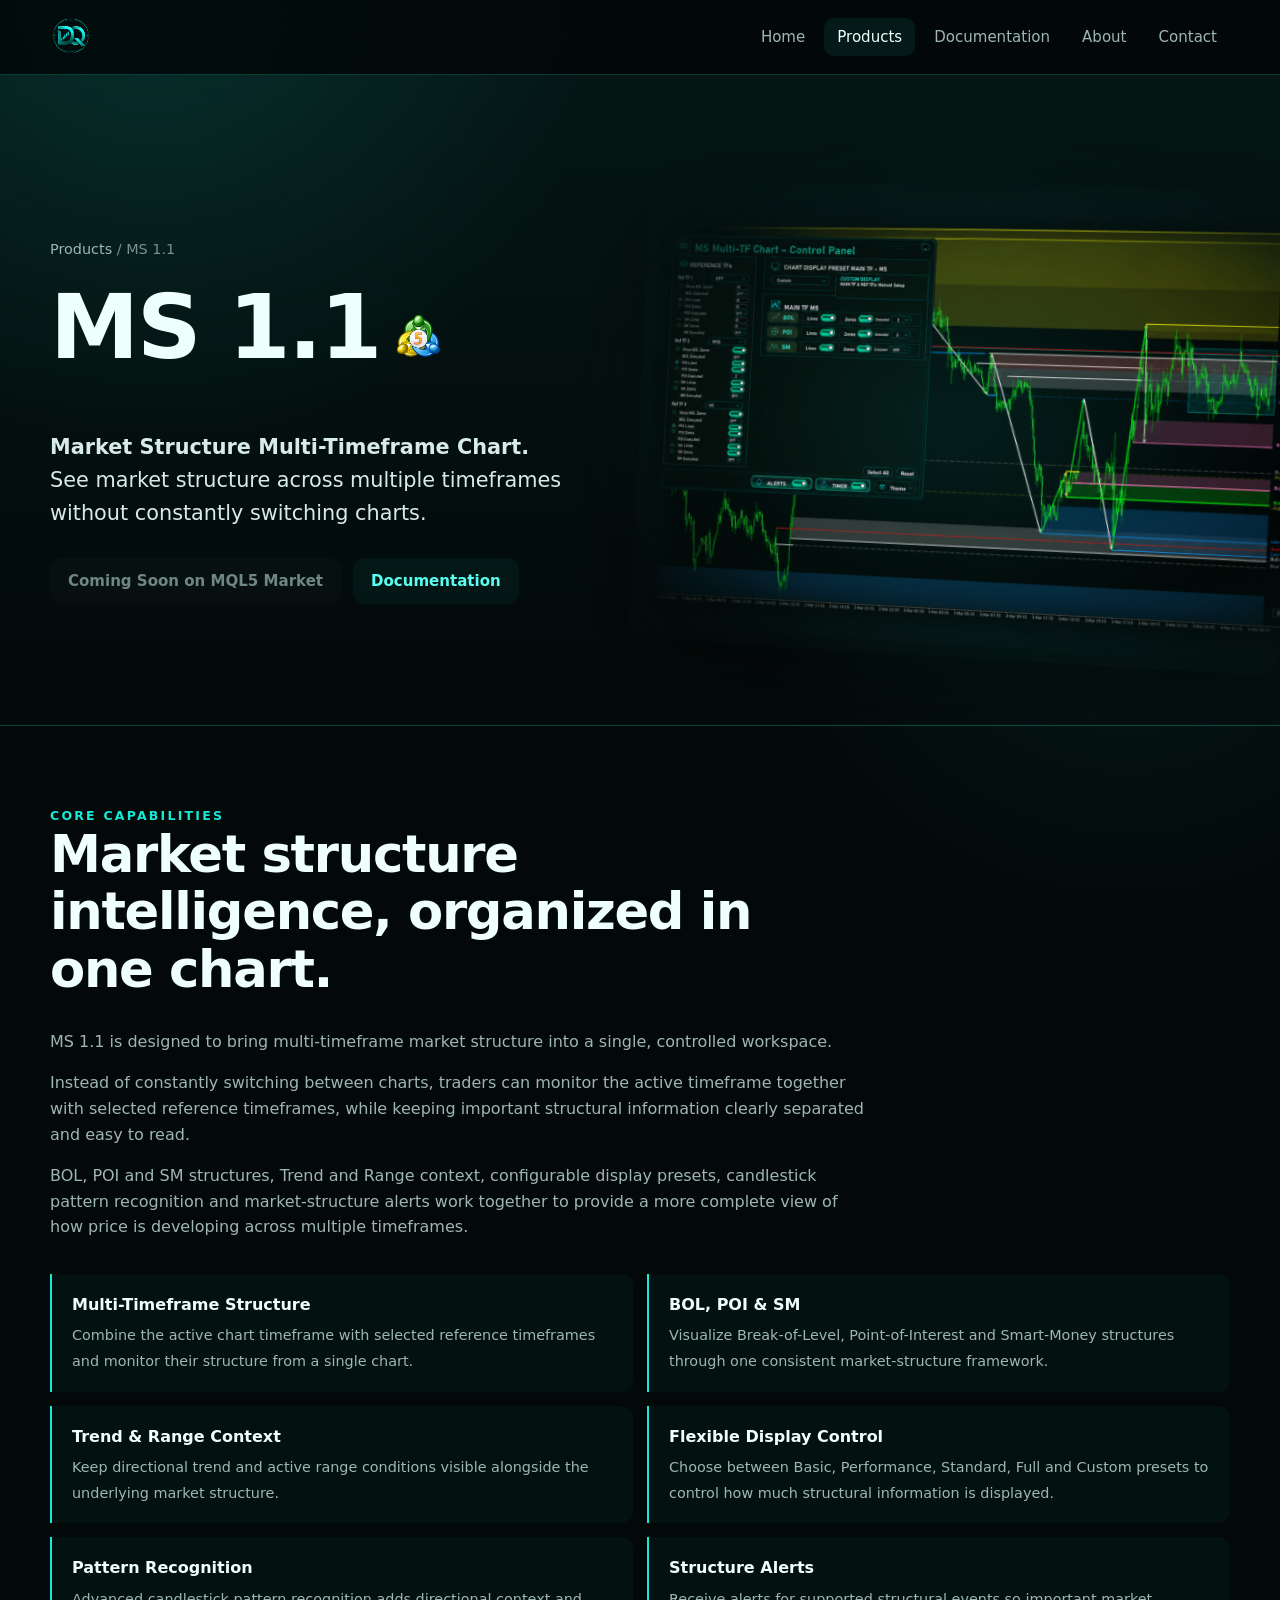
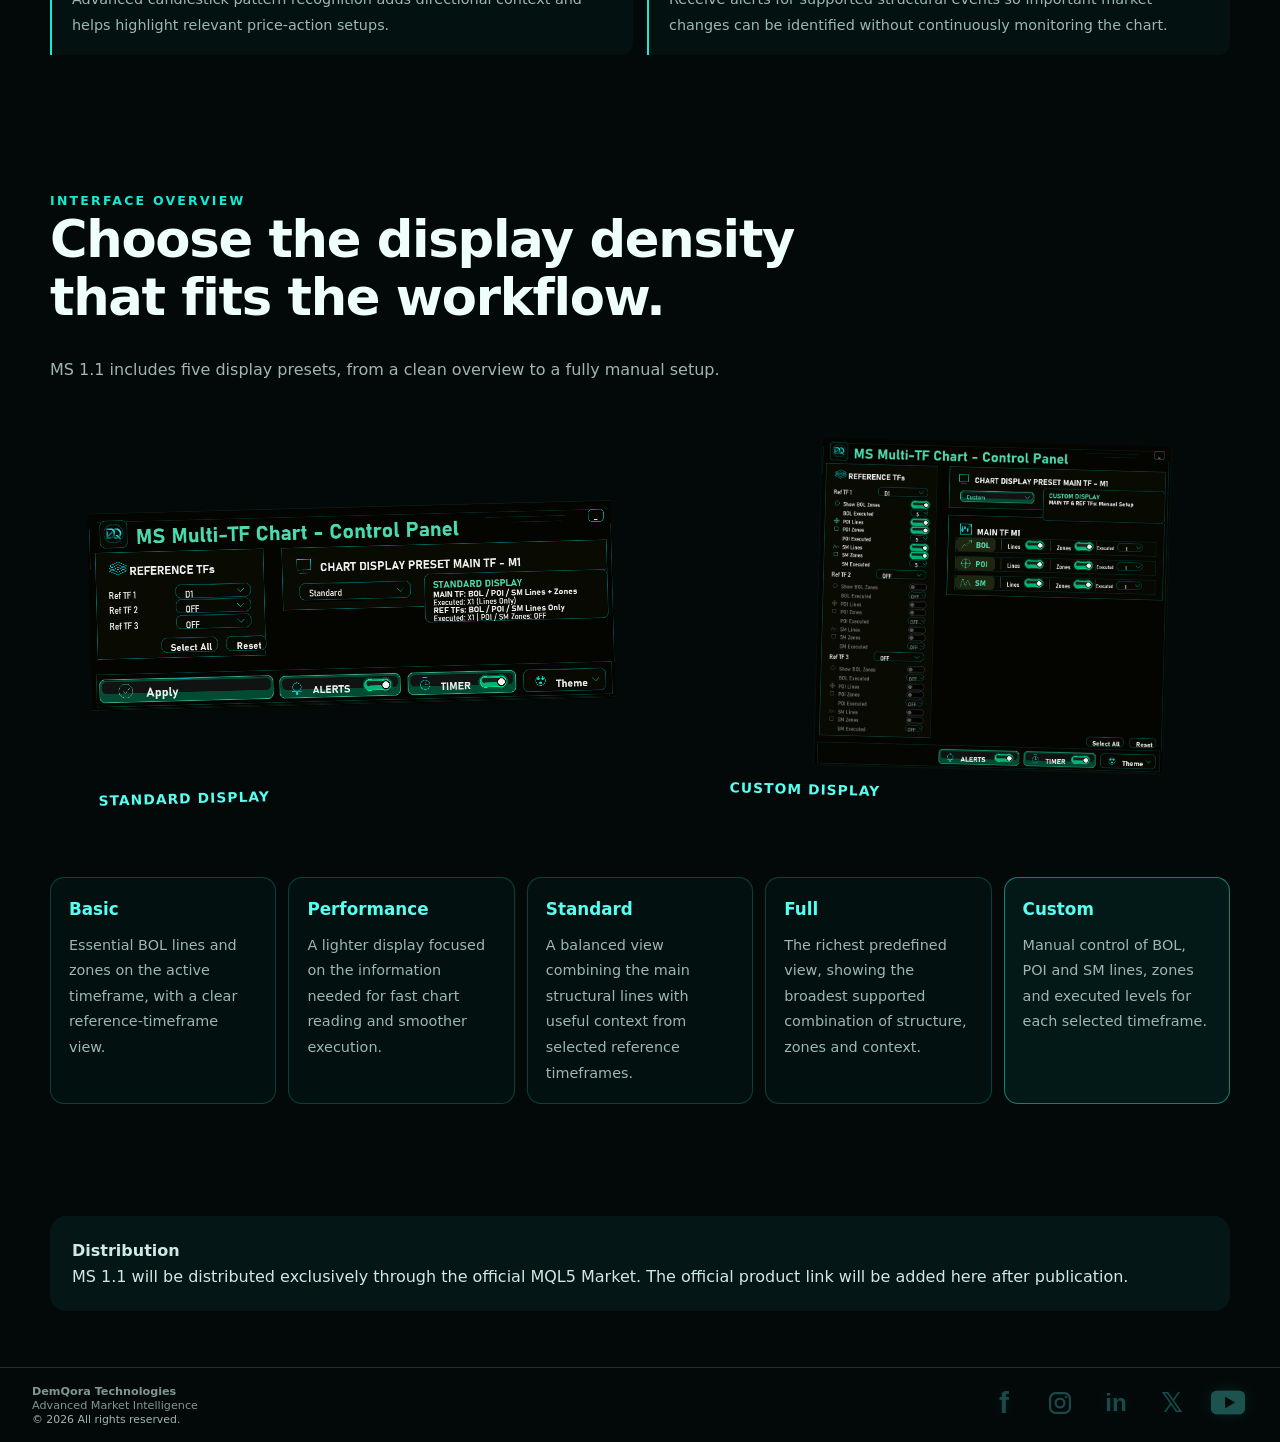
<file: products/ms-1-1/index.html>
<!doctype html>
<html lang="en">

<head>
<meta charset="utf-8">
<meta name="viewport" content="width=device-width, initial-scale=1">

<title>MS 1.1 — Market Structure Multi-Timeframe Chart | DemQora</title>

<meta
name="description"
content="MS 1.1 by DemQora Technologies — a MetaTrader 5 Market Structure Multi-Timeframe Chart designed to combine selected timeframe structure in one visual workspace.">

<meta name="theme-color" content="#030909">

<link rel="icon" type="image/png" sizes="96x96" href="../../assets/img/favicon-96.png?v=20261010-dark">
<link rel="stylesheet" href="../../assets/css/styles.css?v=202609221705">

<style id="header-normalize">
.site-header .container {
width: min(calc(100% - 36px), var(--max));
margin: 0 auto;
}

.site-header .navbar,
.site-header .container.navbar {
min-height: 74px !important;
max-width: none !important;
}

.site-header .brand img {
width: 42px !important;
height: 42px !important;
border-radius: 0 !important;
box-shadow: none !important;
background: transparent !important;
object-fit: contain !important;
mix-blend-mode: screen;
}

.site-header .brand span {
display: inline !important;
}
</style>


<!-- =========================================
      FOOTER — EXACT HOME PAGE APPEARANCE
      ========================================= -->
<style id="products-footer-flush">

/* Match the Home footer exactly */
.site-footer {
margin-top: 0 !important;
padding: 0 !important;
min-height: 74px !important;
}

.site-footer > .container {
width: 100% !important;
max-width: none !important;
margin: 0 !important;
padding-left: 32px !important;
padding-right: 32px !important;
}

.site-footer > .container.footer-row {
min-height: 74px !important;
align-items: center !important;
justify-content: flex-start !important;
}

.site-footer > .container.footer-row > div:first-child {
font-size: .7rem !important;
line-height: 1.25 !important;
}

.site-footer > .container.footer-row > div:first-child .small {
font-size: .68rem !important;
}

.site-footer .footer-social {
margin-left: auto !important;
}

@media (max-width: 640px) {
.site-footer > .container {
padding-left: 20px !important;
padding-right: 20px !important;
}
}


/* Match the Home footer icon treatment */

.footer-social {
gap: 16px !important;
align-items: center !important;
}

.footer-social .social-card {
width: 40px !important;
height: 40px !important;
min-height: 40px !important;
padding: 0 !important;
display: grid !important;
place-items: center !important;
}

.footer-social .social-card::before {
display: block !important;
width: 30px !important;
height: 30px !important;
font-size: 1.45rem !important;
line-height: 30px !important;
text-align: center !important;
font-weight: 700 !important;
opacity: .3 !important;

filter:
brightness(0)
saturate(100%)
invert(83%)
sepia(26%)
saturate(1010%)
hue-rotate(124deg)
brightness(94%)
contrast(88%)
drop-shadow(0 0 7px rgba(22,234,215,.2))
!important;
}

.footer-social .social-card:hover::before {
opacity: .3 !important;
}

.footer-social .social-card:nth-child(1)::before {
transform: scale(1.28);
}

.footer-social .social-card:nth-child(2)::before {
width: 30px !important;
height: 30px !important;
transform: scale(.88);
}

.footer-social .social-card:nth-child(3)::before {
font-size: 1.35rem !important;
transform: scale(1.12);
}

.footer-social .social-card:nth-child(4)::before {
font-size: 1.55rem !important;
transform: scale(1.08);
}

.footer-social .social-card:nth-child(5)::before {
content: '' !important;
width: 38px !important;
height: 27px !important;
border: 0 !important;
border-radius: 0 !important;

background:
url("data:image/svg+xml,%3Csvg xmlns='http://www.w3.org/2000/svg' viewBox='0 0 48 34'%3E%3Crect width='48' height='34' rx='9' fill='%2358fff0'/%3E%3Cpath d='m20 9 14 8-14 8Z' fill='%23030909'/%3E%3C/svg%3E")
center/contain no-repeat !important;

-webkit-mask: none !important;
mask: none !important;
opacity: .3 !important;

filter:
drop-shadow(0 0 7px rgba(88,255,240,.28))
!important;

transform: scale(.9);
}

.footer-social .social-card:nth-child(5)::after {
display: none !important;
}


/* Correct X symbol */
.footer-social .social-card:nth-child(4)::before {
content: "\1D54F" !important;
}

</style>

<link rel="stylesheet" href="../../assets/css/mobile.css?v=20260930-desktop-safety">
<!-- DEMQORA_SEO_STAGE2_BEGIN -->
<link rel="canonical" href="https://www.demqora.com/products/ms-1-1/">
<meta property="og:type" content="website">
<meta property="og:site_name" content="DemQora Technologies">
<meta property="og:title" content="MS 1.1 — Market Structure Multi-Timeframe Chart | DemQora">
<meta property="og:description" content="MS 1.1 by DemQora Technologies — a MetaTrader 5 Market Structure Multi-Timeframe Chart designed to combine selected timeframe structure in one visual workspace.">
<meta property="og:url" content="https://www.demqora.com/products/ms-1-1/">
<meta property="og:image" content="https://www.demqora.com/assets/img/home-desktop.png">
<meta name="twitter:card" content="summary_large_image">
<meta name="twitter:title" content="MS 1.1 — Market Structure Multi-Timeframe Chart | DemQora">
<meta name="twitter:description" content="MS 1.1 by DemQora Technologies — a MetaTrader 5 Market Structure Multi-Timeframe Chart designed to combine selected timeframe structure in one visual workspace.">
<meta name="twitter:image" content="https://www.demqora.com/assets/img/home-desktop.png">
<!-- DEMQORA_SEO_STAGE2_END -->
</head>


<body>


<header class="site-header">

<div class="container navbar">

<a class="brand" href="../../">
<img
src="../../assets/img/demqora-logo.png"
alt="DemQora DQ logo">
</a>


<button
class="menu-toggle"
aria-expanded="false"
aria-controls="main-nav">

Menu

</button>


<nav id="main-nav" class="nav-links">

<a href="../../">
Home
</a>


<div class="nav-products">

<a
href="../"
aria-current="page">

Products

</a>


<div class="submenu">

<a
href="./"
aria-current="page">

MS 1.1 — Market Structure Multi-Timeframe Chart

</a>

</div>

</div>


<a href="../../documentation/">
Documentation
</a>

<a href="../../about/">
About
</a>

<a href="../../contact/">
Contact
</a>

</nav>

</div>

</header>



<main>


<!-- =========================================
      HERO
      ========================================= -->

<section class="page-hero ms-product-hero">

<div class="container ms-hero-layout">


<div class="ms-hero-copy">


<div class="breadcrumb">

<a href="../">
Products
</a>

/ MS 1.1

</div>


<h1>

MS

<span
style="
             display:inline-flex;
             align-items:baseline;
             gap:.18em;
             white-space:nowrap;
           ">

1.1

<img
class="ms-title-mt5-logo"
style="
               height:.5em;
               width:auto;
               object-fit:contain;
               vertical-align:baseline;
             "
src="../../assets/img/ChatGPT%20Image%20Sep%2021%2C%202026%2C%2004_10_22%20PM.png"
alt="MetaTrader 5">

</span>

</h1>


<p class="lead">

<strong>
Market Structure Multi-Timeframe Chart.
</strong>

<br>

See market structure across multiple timeframes
without constantly switching charts.

</p>


<div class="actions">


<span class="btn disabled">

Coming Soon on MQL5 Market

</span>


<a
class="btn secondary"
href="../../documentation/">

Documentation

</a>


</div>


</div>



<div class="ms-hero-visual product-shot">

<img
src="../../ms11-feature-visual.png"
alt="MS 1.1 control panel and market structure chart visualization">

</div>


</div>

</section>



<!-- =========================================
      MAIN FEATURES
      ========================================= -->

<section class="section">

<div class="container">


<div class="section-head">

<div class="eyebrow">
Core Capabilities
</div>

<h2>
Market structure intelligence, organized in one chart.
</h2>

<p>
MS 1.1 is designed to bring multi-timeframe market structure into a
single, controlled workspace.
</p>

<p>
Instead of constantly switching between charts, traders can monitor
the active timeframe together with selected reference timeframes,
while keeping important structural information clearly separated
and easy to read.
</p>

<p>
BOL, POI and SM structures, Trend and Range context, configurable
display presets, candlestick pattern recognition and market-structure
alerts work together to provide a more complete view of how price is
developing across multiple timeframes.
</p>

</div>


<div class="feature-list">


<div class="feature">

<strong>
Multi-Timeframe Structure
</strong>

<span class="small">
Combine the active chart timeframe with selected reference
timeframes and monitor their structure from a single chart.
</span>

</div>


<div class="feature">

<strong>
BOL, POI &amp; SM
</strong>

<span class="small">
Visualize Break-of-Level, Point-of-Interest and Smart-Money
structures through one consistent market-structure framework.
</span>

</div>


<div class="feature">

<strong>
Trend &amp; Range Context
</strong>

<span class="small">
Keep directional trend and active range conditions visible
alongside the underlying market structure.
</span>

</div>


<div class="feature">

<strong>
Flexible Display Control
</strong>

<span class="small">
Choose between Basic, Performance, Standard, Full and Custom
presets to control how much structural information is displayed.
</span>

</div>


<div class="feature">

<strong>
Pattern Recognition
</strong>

<span class="small">
Advanced candlestick pattern recognition adds directional context
and helps highlight relevant price-action setups.
</span>

</div>


<div class="feature">

<strong>
Structure Alerts
</strong>

<span class="small">
Receive alerts for supported structural events so important market
changes can be identified without continuously monitoring the chart.
</span>

</div>


</div>


</div>

</section>


<!-- =========================================
      INTERFACE OVERVIEW
      ========================================= -->

<section class="section compact">

<div class="container">


<div class="section-head">


<div class="eyebrow">

Interface overview

</div>


<h2>

Choose the display density that fits the workflow.

</h2>


<p>

MS 1.1 includes five display presets,
from a clean overview to a fully manual setup.

</p>


</div>



<div class="panel-pair">


<figure class="product-shot panel-card basic">


<img
src="../../assets/img/ms11-standard-panel.png"
alt="MS 1.1 Standard display preset control panel">


<figcaption>

Standard display

</figcaption>


</figure>



<figure class="product-shot panel-card custom">


<img
src="../../assets/img/ms11-custom-panel.png"
alt="MS 1.1 Custom display control panel">


<figcaption>

Custom display

</figcaption>


</figure>


</div>



<div class="preset-grid">


<article class="preset">

<strong>
Basic
</strong>

<span>

Essential BOL lines and zones on the active timeframe,
with a clear reference-timeframe view.

</span>

</article>



<article class="preset">

<strong>
Performance
</strong>

<span>

A lighter display focused on the information needed for
fast chart reading and smoother execution.

</span>

</article>



<article class="preset">

<strong>
Standard
</strong>

<span>

A balanced view combining the main structural lines with
useful context from selected reference timeframes.

</span>

</article>



<article class="preset">

<strong>
Full
</strong>

<span>

The richest predefined view, showing the broadest supported
combination of structure, zones and context.

</span>

</article>



<article class="preset custom-preset">

<strong>
Custom
</strong>

<span>

Manual control of BOL, POI and SM lines, zones and executed
levels for each selected timeframe.

</span>

</article>


</div>


</div>

</section>






<!-- =========================================
      DISTRIBUTION
      ========================================= -->

<section class="section compact">

<div class="container">


<div class="notice">

<strong>
Distribution
</strong>

<br>

MS 1.1 will be distributed exclusively through the official MQL5 Market.
The official product link will be added here after publication.

</div>


</div>

</section>


</main>



<!-- =========================================
    FOOTER
    ========================================= -->

<footer class="site-footer">

<div class="container footer-row">


<div>

<strong>
DemQora Technologies
</strong>

<div>
Advanced Market Intelligence
</div>

<div class="small">

        © <span data-year></span> All rights reserved.

</div>

</div>



<div class="footer-social">


<a
class="social-card"
href="https://www.facebook.com/DemQora"
target="_blank"
rel="noopener">

Facebook

</a>


<a
class="social-card"
href="https://www.instagram.com/demqora/"
target="_blank"
rel="noopener">

Instagram

</a>


<a
class="social-card"
href="https://www.linkedin.com/company/145012898/"
target="_blank"
rel="noopener">

LinkedIn

</a>


<a
class="social-card"
href="https://x.com/DemQora"
target="_blank"
rel="noopener">

X

</a>


<a
class="social-card"
href="https://www.youtube.com/@DemQora"
target="_blank"
rel="noopener">

YouTube

</a>


</div>


</div>

</footer>



<script src="../../assets/js/main.js"></script>


</body>

</html>
</file>
<file: assets/css/styles.css>
:root {
  --bg: #030909;
  --bg-soft: #071111;
  --panel: rgba(9, 24, 23, .78);
  --panel-strong: #0a1716;
  --line: rgba(31, 238, 218, .22);
  --line-strong: rgba(31, 238, 218, .48);
  --cyan: #16ead7;
  --cyan-2: #58fff0;
  --text: #effffb;
  --muted: #9eb6b2;
  --max: 1180px;
  --radius: 18px;
  --shadow: 0 24px 80px rgba(0,0,0,.38);
}
* { box-sizing: border-box; }
html { scroll-behavior: smooth; }
body {
  margin: 0;
  color: var(--text);
  background:
    radial-gradient(circle at 12% 0%, rgba(22,234,215,.12), transparent 28rem),
    radial-gradient(circle at 88% 18%, rgba(22,234,215,.07), transparent 24rem),
    var(--bg);
  font-family: Inter, ui-sans-serif, system-ui, -apple-system, BlinkMacSystemFont, "Segoe UI", sans-serif;
  line-height: 1.6;
}
a { color: inherit; text-decoration: none; }
img { display: block; max-width: 100%; }
button, a { -webkit-tap-highlight-color: transparent; }
.container { width: min(calc(100% - 36px), var(--max)); margin: 0 auto; }
.skip-link { position:absolute; left:-999px; top:auto; }
.skip-link:focus { left:16px; top:16px; z-index:999; background:#fff; color:#000; padding:10px 14px; border-radius:8px; }
.site-header {
  position: sticky; top: 0; z-index: 50;
  backdrop-filter: blur(18px);
  background: rgba(3,9,9,.82);
  border-bottom: 1px solid var(--line);
}
.navbar { min-height: 74px; display:flex; align-items:center; justify-content:space-between; gap:24px; }
.brand { display:flex; align-items:center; gap:12px; font-weight:750; letter-spacing:.01em; }
.brand img { width:42px; height:42px; border-radius:0; box-shadow:none; background:transparent; object-fit:contain; mix-blend-mode:screen; }
.brand span { white-space:nowrap; }
.nav-links { display:flex; gap:6px; align-items:center; }
.nav-links a { color:var(--muted); padding:10px 13px; border-radius:10px; font-size:.94rem; }
.nav-links a:hover, .nav-links a[aria-current="page"] { color:var(--text); background:rgba(22,234,215,.08); }
.nav-products { position:relative; }
.nav-products .submenu {
  position:absolute; top:100%; left:0; min-width:240px; padding:9px; display:none;
  background:#071211; border:1px solid var(--line); border-radius:14px; box-shadow:var(--shadow);
}
.nav-products:hover .submenu, .nav-products:focus-within .submenu { display:block; }
.nav-products .submenu a { display:block; }
.menu-toggle { display:none; border:1px solid var(--line); color:var(--text); background:transparent; border-radius:10px; padding:8px 11px; font:inherit; }
.hero { padding: 34px 0 74px; }
.company-hero { position:relative; min-height:clamp(620px,82vh,920px); padding:0; overflow:hidden; isolation:isolate; }
.company-hero-media { position:absolute; inset:0; z-index:-2; }
.company-hero-media img { width:100%; height:100%; object-fit:cover; opacity:.72; filter:saturate(.92) contrast(.96); }
.company-hero-media::after { content:''; position:absolute; inset:0; background:radial-gradient(ellipse at center, transparent 38%, rgba(3,9,9,.18) 68%, #030909 100%), linear-gradient(90deg,rgba(3,9,9,.82),rgba(3,9,9,.2) 58%,rgba(3,9,9,.7)); }
.company-hero-overlay { min-height:inherit; display:flex; align-items:flex-end; padding-bottom:clamp(34px,6vh,70px); }
.company-hero .hero-copy { max-width:none; width:100%; margin-left:0; display:grid; grid-template-columns:minmax(0,1fr) minmax(280px,.85fr); align-items:end; gap:28px; }
.company-hero h1 { grid-column:1; max-width:620px; margin:0; color:rgba(224,247,243,.78); font-size:clamp(1.65rem,2.35vw,3rem); line-height:1.08; letter-spacing:-.035em; text-shadow:0 0 26px rgba(111,239,226,.14); }
.company-hero .lead { grid-column:1; max-width:500px; margin:12px 0 0; color:rgba(118,227,215,.78); font-size:clamp(.9rem,1vw,1.05rem); letter-spacing:.06em; text-transform:uppercase; text-align:left; }
.hero-visual { position:relative; overflow:hidden; border:0; border-radius:24px; box-shadow:var(--shadow); min-height:430px; background:#020606; }
.home-banner { overflow:hidden; border:0; border-radius:24px; margin-bottom:28px; box-shadow:0 24px 80px rgba(0,0,0,.28); }
.home-banner img { width:100%; display:block; }
.hero-visual img { width:100%; height:100%; min-height:430px; object-fit:cover; opacity:.72; }
.hero-overlay { position:absolute; inset:0; display:flex; align-items:center; background:linear-gradient(90deg, rgba(2,7,7,.84), rgba(2,7,7,.34) 58%, rgba(2,7,7,.5)); }
.hero-copy { width:min(720px, 84%); margin-left:clamp(24px, 5vw, 74px); }
.eyebrow { color:var(--cyan); text-transform:uppercase; letter-spacing:.18em; font-size:.78rem; font-weight:750; }
h1,h2,h3 { margin:0 0 .6em; line-height:1.12; letter-spacing:-.025em; }
h1 { font-size:clamp(2.6rem, 7vw, 5.7rem); }
h2 { font-size:clamp(2rem, 4vw, 3.4rem); }
h3 { font-size:1.25rem; }
.lead { color:#d7ebe7; font-size:clamp(1.05rem, 2vw, 1.3rem); max-width:760px; }
.hero-copy .lead { max-width:620px; }
.actions { display:flex; flex-wrap:wrap; gap:12px; margin-top:28px; }
.btn { display:inline-flex; align-items:center; justify-content:center; min-height:46px; padding:0 18px; border-radius:12px; border:0; font-weight:720; font-size:.94rem; }
.btn.primary { color:#00110e; background:linear-gradient(135deg,var(--cyan-2),var(--cyan)); box-shadow:0 0 34px rgba(22,234,215,.16); }
.btn.secondary { color:var(--cyan-2); background:rgba(22,234,215,.05); }
.btn.disabled { color:#6f8782; background:rgba(255,255,255,.02); cursor:default; }
.section { padding:80px 0; }
.section.compact { padding:56px 0; }
.section-head { max-width:820px; margin-bottom:34px; }
.section-head p, .card p, .prose p { color:var(--muted); }
.grid { display:grid; gap:18px; }
.grid-2 { grid-template-columns:repeat(2, minmax(0,1fr)); }
.grid-3 { grid-template-columns:repeat(3, minmax(0,1fr)); }
.card { border:0; background:linear-gradient(180deg, rgba(10,25,24,.85), rgba(5,14,13,.82)); border-radius:var(--radius); padding:25px; box-shadow:0 12px 44px rgba(0,0,0,.16); }
.card:hover { border-color:rgba(31,238,218,.4); transform:translateY(-2px); transition:.2s ease; }
.icon-box { width:42px; height:42px; border:1px solid var(--line-strong); border-radius:12px; display:grid; place-items:center; color:var(--cyan-2); margin-bottom:18px; font-weight:800; }
.product-card { overflow:hidden; padding:0; }
.product-card .image { aspect-ratio:16/7; background:transparent; border:0; }
.product-card .image img { width:100%; height:100%; object-fit:cover; }
.product-card .body { padding:28px; }
.product-card .status { color:var(--cyan); font-weight:700; font-size:.82rem; text-transform:uppercase; letter-spacing:.1em; }
.product-shot { border:0; background:transparent; border-radius:18px; padding:12px; box-shadow:var(--shadow); }
.product-shot img { width:100%; border-radius:0; opacity:.9; mix-blend-mode:screen; mask-image:linear-gradient(90deg,transparent 0%,#000 8%,#000 92%,transparent 100%); }
.product-hero-media { padding-top:24px; }
.ms-product-hero { padding:86px 0 10px; overflow:hidden; }
.ms-hero-layout { display:grid; grid-template-columns:minmax(0,.92fr) minmax(520px,1.08fr); align-items:center; gap:clamp(34px,5vw,76px); min-height:520px; }
.ms-hero-copy { position:relative; z-index:2; }
.ms-hero-visual { position:relative; z-index:1; margin-right:-4vw; transform:perspective(1200px) rotateY(-7deg) rotateZ(3deg) skewY(-1deg); transform-origin:center center; filter:drop-shadow(0 34px 72px rgba(0,0,0,.42)); }
.ms-hero-visual img { width:min(860px,56vw); max-width:none; opacity:.92; mix-blend-mode:screen; mask-image:radial-gradient(ellipse at center,#000 48%,rgba(0,0,0,.82) 62%,rgba(0,0,0,.34) 78%,transparent 100%); -webkit-mask-image:radial-gradient(ellipse at center,#000 48%,rgba(0,0,0,.82) 62%,rgba(0,0,0,.34) 78%,transparent 100%); }
.ms-hero-visual::before { content:''; position:absolute; inset:-10%; background:radial-gradient(ellipse at center,rgba(22,234,215,.13),transparent 68%); filter:blur(26px); z-index:-1; }
.product-hero-media { display:none; }

.home-tagline { max-width:760px; margin:0 auto 24px; opacity:.92; filter:drop-shadow(0 12px 34px rgba(0,0,0,.28)); }
.home-tagline img { width:100%; mix-blend-mode:screen; }
.product-hero-media .product-shot { max-width:1080px; margin:0 auto; }
.panel-pair { display:grid; grid-template-columns:repeat(2,minmax(0,1fr)); gap:36px; align-items:center; width:min(120%, calc(100vw - 36px)); margin-inline:auto; padding:10px 0 20px; }
.panel-card { padding:0; background:transparent; box-shadow:none; }
.panel-card.basic { transform:rotate(-1.5deg); }
.panel-card.custom { transform:rotate(1.5deg); }
.panel-card img { width:100%; aspect-ratio:16/10; object-fit:contain; background:transparent; opacity:.94; mix-blend-mode:normal; mask-image:none; }
.panel-card figcaption { color:var(--cyan-2); font-size:.86rem; font-weight:700; letter-spacing:.08em; text-transform:uppercase; padding:13px 4px 2px; }
.preset-grid { display:grid; grid-template-columns:repeat(5,minmax(0,1fr)); gap:12px; margin-top:34px; }
.preset { min-height:168px; padding:18px; border:1px solid var(--line); border-radius:14px; background:rgba(22,234,215,.035); }
.preset strong { display:block; color:var(--cyan-2); font-size:1.05rem; margin-bottom:9px; }
.preset span { color:var(--muted); font-size:.9rem; line-height:1.55; }
.custom-preset { border-color:var(--line-strong); background:rgba(22,234,215,.07); }
.stat-strip { display:grid; grid-template-columns:repeat(3,1fr); border:0; border-radius:16px; overflow:hidden; }
.stat { padding:20px; background:rgba(22,234,215,.03); border-right:1px solid var(--line); }
.stat:last-child { border-right:0; }
.stat strong { display:block; color:var(--cyan-2); }
.page-hero { padding:86px 0 44px; border-bottom:1px solid var(--line); background:linear-gradient(180deg, rgba(22,234,215,.055), transparent); }
.breadcrumb { color:#78928d; font-size:.9rem; margin-bottom:16px; }
.breadcrumb a { color:var(--muted); }
.feature-list { display:grid; grid-template-columns:repeat(2,minmax(0,1fr)); gap:14px; }
.feature { padding:18px 20px; border-left:2px solid var(--cyan); background:rgba(22,234,215,.035); border-radius:0 12px 12px 0; }
.feature strong { display:block; margin-bottom:5px; }
.notice { border:0; background:rgba(22,234,215,.055); border-radius:16px; padding:22px; color:#cfe9e4; }
.doc-list { display:grid; gap:12px; }
.doc-row { display:flex; justify-content:space-between; gap:20px; align-items:center; padding:20px; border:1px solid var(--line); border-radius:14px; background:rgba(255,255,255,.015); }
.doc-row span:last-child { color:#718984; font-size:.9rem; }
.social-grid { display:grid; grid-template-columns:repeat(5,minmax(0,1fr)); gap:12px; }
.social-card { text-align:center; border:1px solid var(--line); border-radius:14px; padding:20px 10px; background:rgba(255,255,255,.015); color:var(--muted); }
.social-card:hover { color:var(--cyan-2); border-color:var(--line-strong); }
.social-card { border:0; padding:14px 10px; background:transparent; font-size:0; min-height:72px; display:grid; place-items:center; }
.social-card:hover { border:0; background:transparent; transform:translateY(-3px); }
.social-card::before { font-size:2.5rem; line-height:1; font-weight:800; transition:transform .2s ease, filter .2s ease; }
.social-card:hover::before { filter:brightness(1.2); }
.social-card:nth-child(1)::before { content:'f'; color:#1877F2; font-family:Arial,sans-serif; }
.social-card:nth-child(2)::before { content:'â—Ž'; color:#E4405F; background:linear-gradient(135deg,#F58529,#DD2A7B,#8134AF,#515BD4); -webkit-background-clip:text; background-clip:text; -webkit-text-fill-color:transparent; }
.social-card:nth-child(3)::before { content:'in'; color:#0A66C2; font-family:Arial,sans-serif; font-size:1.95rem; }
.social-card:nth-child(4)::before { content:'ð•'; color:#fff; }
.social-card:nth-child(5)::before { content:'â–¶'; color:#FF0000; font-size:2rem; }
.social-card:nth-child(2)::before { content:''; width:42px; height:42px; background:linear-gradient(135deg,#F58529,#DD2A7B 48%,#8134AF 76%,#515BD4); -webkit-mask:url("data:image/svg+xml,%3Csvg xmlns='http://www.w3.org/2000/svg' viewBox='0 0 24 24'%3E%3Crect x='3' y='3' width='18' height='18' rx='5' fill='none' stroke='black' stroke-width='2'/%3E%3Ccircle cx='12' cy='12' r='4' fill='none' stroke='black' stroke-width='2'/%3E%3Ccircle cx='17.5' cy='6.5' r='1.2' fill='black'/%3E%3C/svg%3E") center/contain no-repeat; mask:url("data:image/svg+xml,%3Csvg xmlns='http://www.w3.org/2000/svg' viewBox='0 0 24 24'%3E%3Crect x='3' y='3' width='18' height='18' rx='5' fill='none' stroke='black' stroke-width='2'/%3E%3Ccircle cx='12' cy='12' r='4' fill='none' stroke='black' stroke-width='2'/%3E%3Ccircle cx='17.5' cy='6.5' r='1.2' fill='black'/%3E%3C/svg%3E") center/contain no-repeat; }
.social-card:nth-child(5)::before { content:''; width:48px; height:34px; background:#FF0000; -webkit-mask:url("data:image/svg+xml,%3Csvg xmlns='http://www.w3.org/2000/svg' viewBox='0 0 24 24'%3E%3Cpath d='M23.5 6.2a3 3 0 0 0-2.1-2.1C19.5 3.6 12 3.6 12 3.6s-7.5 0-9.4.5A3 3 0 0 0 .5 6.2 31 31 0 0 0 0 12a31 31 0 0 0 .5 5.8 3 3 0 0 0 2.1 2.1c1.9.5 9.4.5 9.4.5s7.5 0 9.4-.5a3 3 0 0 0 2.1-2.1A31 31 0 0 0 24 12a31 31 0 0 0-.5-5.8Z' fill='black'/%3E%3Cpath d='m10 8 6 4-6 4Z' fill='white'/%3E%3C/svg%3E") center/contain no-repeat; mask:url("data:image/svg+xml,%3Csvg xmlns='http://www.w3.org/2000/svg' viewBox='0 0 24 24'%3E%3Cpath d='M23.5 6.2a3 3 0 0 0-2.1-2.1C19.5 3.6 12 3.6 12 3.6s-7.5 0-9.4.5A3 3 0 0 0 .5 6.2 31 31 0 0 0 0 12a31 31 0 0 0 .5 5.8 3 3 0 0 0 2.1 2.1c1.9.5 9.4.5 9.4.5s7.5 0 9.4-.5a3 3 0 0 0 2.1-2.1A31 31 0 0 0 24 12a31 31 0 0 0-.5-5.8Z' fill='black'/%3E%3Cpath d='m10 8 6 4-6 4Z' fill='white'/%3E%3C/svg%3E") center/contain no-repeat; }
.social-card:nth-child(5)::before { content:''; width:48px; height:34px; background:url("data:image/svg+xml,%3Csvg xmlns='http://www.w3.org/2000/svg' viewBox='0 0 48 34'%3E%3Crect width='48' height='34' rx='8' fill='%23FF0000'/%3E%3Cpath d='m20 9 14 8-14 8Z' fill='white'/%3E%3C/svg%3E") center/contain no-repeat; }
.social-card:nth-child(5)::after { content:''; position:absolute; width:0; height:0; border-top:7px solid transparent; border-bottom:7px solid transparent; border-left:11px solid #fff; transform:translateX(2px); }
.social-card:nth-child(5) { position:relative; }
.social-card.pending { opacity:.65; cursor:default; }
.site-footer { margin-top:60px; border-top:1px solid var(--line); padding:36px 0 50px; color:#809792; font-size:.9rem; }
.footer-row { display:flex; gap:24px; justify-content:space-between; align-items:flex-start; }
.footer-links { display:flex; gap:14px; flex-wrap:wrap; }
.footer-links a:hover { color:var(--cyan-2); }
.footer-social { display:flex; gap:8px; align-items:center; }
.footer-social .social-card { min-height:34px; width:34px; padding:0; }
.footer-social .social-card::before { font-size:1.35rem; }
.small { font-size:.9rem; color:var(--muted); }
.tag { display:inline-flex; padding:6px 9px; border-radius:999px; border:1px solid var(--line); color:var(--cyan-2); font-size:.76rem; margin:4px 6px 4px 0; }
@media (max-width: 900px) {
  .menu-toggle { display:block; }
  .nav-links { display:none; position:absolute; left:18px; right:18px; top:68px; flex-direction:column; align-items:stretch; padding:12px; background:#06100f; border:1px solid var(--line); border-radius:14px; box-shadow:var(--shadow); }
  .nav-links.open { display:flex; }
  .nav-products .submenu { display:block; position:static; min-width:0; box-shadow:none; border:0; border-left:1px solid var(--line); margin-left:14px; padding:4px 0 4px 8px; background:transparent; }
  .grid-3 { grid-template-columns:1fr 1fr; }
  .social-grid { grid-template-columns:repeat(2,1fr); }
  .preset-grid { grid-template-columns:repeat(2,minmax(0,1fr)); }
  .hero-visual, .hero-visual img { min-height:520px; }
  .hero-overlay { background:linear-gradient(180deg,rgba(2,7,7,.48),rgba(2,7,7,.88) 48%); align-items:flex-end; padding-bottom:44px; }
  .hero-copy { margin-left:28px; width:calc(100% - 56px); }
  .company-hero .hero-copy { margin-left:28px; width:calc(100% - 56px); }
  .company-hero .hero-copy { grid-template-columns:1fr; gap:14px; }
  .company-hero h1, .company-hero .lead { grid-column:1; margin-left:0; margin-right:0; }
}
@media (max-width: 640px) {
  .container { width:min(calc(100% - 24px), var(--max)); }
  .brand span { font-size:.9rem; }
  .grid-2, .grid-3, .feature-list { grid-template-columns:1fr; }
  .section { padding:58px 0; }
  .page-hero { padding:60px 0 34px; }
  .ms-hero-layout { grid-template-columns:1fr; min-height:auto; gap:28px; }
  .ms-hero-visual { margin:8px auto 0; transform:perspective(900px) rotateY(-5deg) rotateZ(2deg); }
  .ms-hero-visual img { width:min(100%,760px); }

  .hero { padding-top:18px; }
  .hero-visual, .hero-visual img { min-height:560px; }
  h1 { font-size:2.7rem; }
  .company-hero h1 { font-size:clamp(2.3rem,10vw,3.6rem); }
  .stat-strip { grid-template-columns:1fr; }
  .stat { border-right:0; border-bottom:1px solid var(--line); }
  .stat:last-child { border-bottom:0; }
  .doc-row { align-items:flex-start; flex-direction:column; }
  .footer-row { flex-direction:column; }
  .panel-pair { grid-template-columns:1fr; gap:28px; width:100%; padding-inline:0; }
  .panel-card.basic, .panel-card.custom { transform:none; }
  .panel-card img { aspect-ratio:auto; }
  .preset-grid { grid-template-columns:1fr; }
}

/* About reference composition â€” cinematic mountain scene with editorial copy. */
.about-reference-layout {
  --about-cyan: #1de9dc;
  position: relative;
  isolation: isolate;
  overflow: clip;
  color: #eaf9f6;
  background-color: #020808 !important;
  background-image:
    linear-gradient(90deg, rgba(2, 8, 8, .22) 0%, rgba(2, 8, 8, .05) 48%, rgba(2, 8, 8, .24) 100%),
    linear-gradient(180deg, rgba(2, 8, 8, .04) 0%, rgba(2, 8, 8, .14) 100%),
    url("../img/about-cinematic-bg.png") !important;
  background-position: top center !important;
  background-size: 100% 100% !important;
  background-repeat: no-repeat !important;
  background-attachment: scroll !important;
}

.about-reference-layout::before,
.about-reference-layout::after,
.about-reference-layout .about-hero::before,
.about-reference-layout .about-hero::after { display: none !important; }

.about-reference-layout .about-ref-container {
  width: min(calc(100% - 10rem), 1100px);
  margin-inline: auto;
}

.about-reference-layout h1,
.about-reference-layout h2,
.about-reference-layout h3,
.about-reference-layout p { margin: 0; }

.about-reference-layout em { color: var(--about-cyan); font-style: normal; }

.about-reference-layout .about-cinema-hero {
  min-height: 460px !important;
  padding: clamp(4.75rem, 7vw, 6.6rem) 0 3.3rem !important;
  border: 0 !important;
  border-bottom: 1px solid rgba(111, 238, 226, .19) !important;
  background: transparent !important;
}

.about-reference-layout .about-hero-grid {
  display: grid;
  grid-template-columns: minmax(0, 530px) minmax(170px, 1fr);
  gap: 6vw;
  align-items: start;
}

.about-reference-layout .about-cinema-copy { max-width: 530px; }

.about-reference-layout h1 {
  max-width: 15.5ch !important;
  color: #f1fbf9 !important;
  font-size: clamp(2.05rem, 4.2vw, 3.5rem) !important;
  font-weight: 400 !important;
  letter-spacing: -.045em !important;
  line-height: 1.05 !important;
}

.about-reference-layout h1 > span,
.about-reference-layout .about-ref-philosophy h2 > span { display: block; white-space: nowrap; }

.about-reference-layout .about-cinema-copy > p:not(.about-principle-line) {
  max-width: 450px;
  margin-top: 1.15rem;
  color: rgba(231, 246, 242, .86);
  font-size: clamp(.88rem, 1.05vw, 1.05rem);
  line-height: 1.5;
}

.about-reference-layout .about-principle-line {
  margin-top: 2rem !important;
  color: rgba(73, 232, 219, .93) !important;
  font-size: .63rem !important;
  font-weight: 700;
  letter-spacing: .22em;
  line-height: 1.65 !important;
  text-transform: uppercase;
}

.about-reference-layout .about-hero-note {
  justify-self: end;
  width: min(100%, 205px);
  margin-top: 1.5rem;
  color: rgba(220, 243, 240, .8);
}

.about-reference-layout .about-hero-note span {
  display: block;
  width: 32px;
  height: 1px;
  margin-bottom: 1rem;
  background: var(--about-cyan);
}

.about-reference-layout .about-hero-note p {
  font-size: .63rem;
  font-weight: 700;
  letter-spacing: .23em;
  line-height: 1.65;
  text-transform: uppercase;
}

.about-reference-layout .about-ref-section {
  min-height: 300px;
  padding: 3.3rem 0 !important;
  border: 0 !important;
  background: transparent !important;
}

.about-reference-layout .about-ref-split {
  display: grid;
  grid-template-columns: minmax(250px, .9fr) minmax(0, 1fr);
  gap: clamp(3rem, 8vw, 7rem);
  align-items: start;
}

.about-reference-layout .about-ref-split h2,
.about-reference-layout .about-direction-grid > h2 {
  max-width: 11ch;
  color: #f0fbf8 !important;
  font-size: clamp(1.8rem, 3vw, 2.6rem) !important;
  font-weight: 400 !important;
  letter-spacing: -.045em !important;
  line-height: 1.1 !important;
}

.about-reference-layout .about-ref-copy {
  min-width: 0;
  max-width: 570px;
  padding-left: clamp(1.5rem, 4vw, 3.4rem);
  border-left: 1px solid rgba(144, 247, 236, .42);
}

.about-reference-layout .about-ref-copy p {
  color: rgba(223, 242, 239, .82);
  font-size: clamp(.82rem, .96vw, .98rem);
  line-height: 1.52;
}

.about-reference-layout .about-ref-copy p + p { margin-top: .9rem; }
.about-reference-layout .about-ref-approach { padding-top: 3rem !important; }
.about-reference-layout .about-ref-philosophy { min-height: 330px; }
.about-reference-layout .about-ref-philosophy h2 { max-width: 19ch; }

.about-reference-layout .about-ref-direction {
  min-height: 270px;
  padding-bottom: 3.2rem !important;
  border-top: 1px solid rgba(111, 238, 226, .18) !important;
}

.about-reference-layout .about-direction-grid {
  display: grid;
  grid-template-columns: minmax(210px, .8fr) minmax(330px, 1.35fr) minmax(185px, .56fr);
  gap: clamp(2.4rem, 5vw, 5rem);
  align-items: start;
}

.about-reference-layout .about-direction-grid .about-ref-copy { max-width: none; }
.about-reference-layout .about-direction-principle { color: var(--about-cyan) !important; font-weight: 500; }

.about-reference-layout .about-decision-line {
  align-self: center;
  margin: 0 !important;
  padding-left: 1.5rem;
  border-left: 1px solid rgba(144, 247, 236, .42);
  color: #edf8f6 !important;
  font-size: clamp(1rem, 1.35vw, 1.35rem) !important;
  line-height: 1.45 !important;
}

body:has(.about-reference-layout) .site-header {
  background: rgba(2, 8, 8, .76);
  border-bottom: 1px solid rgba(111, 238, 226, .2);
}

body:has(.about-reference-layout) .site-header .navbar { min-height: 62px; max-width: 1100px; }
body:has(.about-reference-layout) .site-header .brand img { width: 40px !important; height: 40px !important; border-radius: 0 !important; box-shadow: none !important; background: transparent !important; object-fit: contain !important; mix-blend-mode: screen; }
body:has(.about-reference-layout) .site-header .brand span { display: none !important; }

body:has(.about-reference-layout) .site-footer.about-reference-footer {
  margin: 0 !important;
  padding: 1.35rem 0 !important;
  border-top: 1px solid rgba(111, 238, 226, .18);
  background: rgba(1, 7, 7, .84);
}

.about-reference-footer .footer-inner {
  display: grid;
  grid-template-columns: 1fr auto 1fr;
  gap: 2rem;
  align-items: center;
}

.about-reference-footer .brand { justify-self: start; }
.about-reference-footer .brand span { display: inline !important; font-size: .76rem; }
.about-reference-footer nav { display: flex; gap: 1.45rem; justify-content: center; }
.about-reference-footer nav a,
.about-reference-footer small { color: rgba(220, 240, 237, .6); font-size: .65rem; }
.about-reference-footer nav a[aria-current="page"] { color: var(--about-cyan); padding-bottom: .45rem; border-bottom: 1px solid var(--about-cyan); }
.about-reference-footer small { justify-self: end; white-space: nowrap; }

@media (max-width: 800px) {
  .about-reference-layout { background-size: auto 100% !important; background-position: top center !important; }
  .about-reference-layout .about-ref-container { width: min(calc(100% - 2.5rem), 620px); }
  .about-reference-layout .about-cinema-hero { min-height: auto !important; padding: 4.5rem 0 4rem !important; }
  .about-reference-layout .about-hero-grid,
  .about-reference-layout .about-ref-split,
  .about-reference-layout .about-direction-grid { grid-template-columns: 1fr; gap: 2rem; }
  .about-reference-layout .about-hero-note { justify-self: start; margin-top: 0; }
  .about-reference-layout .about-ref-section { min-height: auto; padding: 3rem 0 !important; }
  .about-reference-layout .about-ref-copy { padding-left: 1.25rem; }
  .about-reference-layout h1 > span,
  .about-reference-layout .about-ref-philosophy h2 > span { white-space: normal; }
  .about-reference-layout .about-decision-line { margin-top: .4rem !important; }
  .about-reference-footer .footer-inner { grid-template-columns: 1fr; justify-items: start; }
  .about-reference-footer nav { flex-wrap: wrap; justify-content: flex-start; gap: .8rem 1.15rem; }
  .about-reference-footer small { justify-self: start; white-space: normal; }
}


/* High-resolution cinematic background â€” replaces the stretched low-resolution source. */
.about-reference-layout {
  background-image:
    linear-gradient(90deg, rgba(2, 8, 8, .22) 0%, rgba(2, 8, 8, .05) 48%, rgba(2, 8, 8, .24) 100%),
    linear-gradient(180deg, rgba(2, 8, 8, .04) 0%, rgba(2, 8, 8, .14) 100%),
    url("[data-uri][Trunc[Truncated]
</file>
<file: assets/css/mobile.css>
/* Final shared visual safety layer.
   Keep this file as the last stylesheet on every page. */
@media (max-width: 760px) {
  .site-footer .footer-social .social-card:nth-child(5)::before,
  .footer-social .social-card:nth-child(5)::before {
    content: "" !important;
    width: 34px !important;
    height: 24px !important;
    display: block !important;
    background: url("data:image/svg+xml,%3Csvg xmlns='http://www.w3.org/2000/svg' viewBox='0 0 48 34'%3E%3Crect width='48' height='34' rx='8' fill='%233c706b'/%3E%3Cpath d='m20 9 14 8-14 8Z' fill='%23020808'/%3E%3C/svg%3E") center / contain no-repeat !important;
    -webkit-mask: none !important;
    mask: none !important;
    -webkit-text-fill-color: transparent !important;
    color: transparent !important;
    opacity: .78 !important;
  }

  .site-footer .footer-social .social-card:nth-child(5)::after,
  .footer-social .social-card:nth-child(5)::after {
    content: none !important;
    display: none !important;
  }

  .site-footer .footer-social .social-card:nth-child(2)::before,
  .footer-social .social-card:nth-child(2)::before {
    background: #3c706b !important;
    -webkit-text-fill-color: transparent !important;
    color: transparent !important;
    opacity: .78 !important;
  }

  .site-footer .footer-social .social-card:nth-child(1)::before,
  .site-footer .footer-social .social-card:nth-child(3)::before,
  .site-footer .footer-social .social-card:nth-child(4)::before,
  .footer-social .social-card:nth-child(1)::before,
  .footer-social .social-card:nth-child(3)::before,
  .footer-social .social-card:nth-child(4)::before {
    color: #3c706b !important;
    -webkit-text-fill-color: #3c706b !important;
    background: transparent !important;
    opacity: .78 !important;
  }

  .company-hero-media::after {
    background:
      radial-gradient(ellipse at center, rgba(3,9,9,0) 34%, rgba(3,9,9,.28) 70%, #030909 100%),
      linear-gradient(90deg, rgba(3,9,9,.76), rgba(3,9,9,.10) 52%, rgba(3,9,9,.78)) !important;
  }

  main.about-page.about-reference-layout {
    background-position:
      center center,
      center center,
      center calc(50% + var(--about-parallax, 0px)) !important;
    background-size:
      100% 100%,
      100% 100%,
      cover !important;
  }
}

@media (max-width: 760px) {
  html,
  body {
    max-width: 100%;
    overflow-x: hidden;
  }

  body {
    background: #020808;
  }

  .container,
  .about-ref-container,
  .guide-container {
    width: min(calc(100% - 32px), var(--max, 1120px)) !important;
    margin-left: auto !important;
    margin-right: auto !important;
    padding-left: 0 !important;
    padding-right: 0 !important;
  }

  .site-header {
    min-height: 74px !important;
    background: rgba(2, 8, 8, .96) !important;
    border-bottom: 1px solid rgba(111, 238, 226, .16) !important;
  }

  .site-header .navbar,
  .site-header .container.navbar {
    min-height: 74px !important;
    display: flex !important;
    align-items: center !important;
    gap: 16px !important;
  }

  .site-header .brand {
    flex: 0 0 auto !important;
  }

  .site-header .brand img {
    width: 42px !important;
    height: 42px !important;
    background: transparent !important;
    box-shadow: none !important;
    border-radius: 0 !important;
    object-fit: contain !important;
  }

  .site-header .brand span {
    display: none !important;
  }

  .site-header .nav-links {
    flex: 1 1 auto !important;
    min-width: 0 !important;
    display: none !important;
    position: absolute !important;
    left: 16px !important;
    right: 16px !important;
    top: 68px !important;
    z-index: 30 !important;
    flex-direction: column !important;
    justify-content: flex-start !important;
    gap: 8px !important;
    padding: 12px !important;
    overflow: visible !important;
    white-space: normal !important;
    background: rgba(3, 14, 13, .98) !important;
    border: 1px solid rgba(111, 238, 226, .22) !important;
    border-radius: 14px !important;
    box-shadow: 0 18px 50px rgba(0, 0, 0, .42) !important;
    scrollbar-width: none;
  }

  .site-header .nav-links.open {
    display: flex !important;
  }

  .site-header .nav-links::-webkit-scrollbar {
    display: none;
  }

  .site-header .nav-links a {
    flex: 0 0 auto !important;
    padding: 9px 10px !important;
    font-size: .86rem !important;
  }

  .submenu {
    display: none !important;
  }

  body .site-footer {
    margin-top: 0 !important;
    min-height: 96px !important;
    height: auto !important;
    padding: 0 !important;
    overflow: visible !important;
    background: rgba(1, 7, 7, .92) !important;
    border-top: 1px solid rgba(111, 238, 226, .16) !important;
  }

  body:has(.about-reference-layout) .site-footer {
    min-height: 96px !important;
    padding: 0 !important;
  }

  body:has(.about-reference-layout) .site-footer > .container.footer-row {
    min-height: 96px !important;
    padding: 12px 0 !important;
  }

  body .site-footer > .container,
  body .site-footer > .container.footer-row,
  body .footer-row {
    width: min(calc(100% - 32px), var(--max, 1120px)) !important;
    min-height: 96px !important;
    margin-left: auto !important;
    margin-right: auto !important;
    padding: 12px 0 !important;
    display: grid !important;
    grid-template-columns: minmax(128px, 1fr) auto !important;
    align-items: center !important;
    gap: 12px !important;
  }

  .site-footer strong,
  .site-footer div,
  .site-footer .small {
    font-size: .68rem !important;
    line-height: 1.25 !important;
  }

  .site-footer strong {
    display: block !important;
    font-weight: 700 !important;
  }

  .site-footer .footer-social,
  .footer-social.social-grid,
  .site-footer .social-grid {
    display: flex !important;
    flex-wrap: nowrap !important;
    justify-content: flex-end !important;
    align-items: center !important;
    gap: 9px !important;
    min-width: 0 !important;
    margin: 0 !important;
  }

  .site-footer .social-card,
  .footer-social .social-card {
    width: 28px !important;
    height: 28px !important;
    min-height: 28px !important;
    padding: 0 !important;
    display: grid !important;
    place-items: center !important;
    overflow: visible !important;
    color: transparent !important;
    background: transparent !important;
    border: 0 !important;
    box-shadow: none !important;
    font-size: 0 !important;
  }

  .site-footer .social-card::before,
  .footer-social .social-card::before {
    color: rgba(86, 190, 181, .42) !important;
    opacity: 1 !important;
    filter: none !important;
    text-shadow: none !important;
    -webkit-text-stroke: 0 !important;
  }

  .site-footer .social-card::after,
  .footer-social .social-card::after {
    opacity: .42 !important;
  }

  .company-hero {
    min-height: calc(100svh - 170px) !important;
  }

  .company-hero-overlay {
    align-items: flex-start !important;
    padding-top: 64px !important;
    padding-bottom: 0 !important;
  }

  .company-hero .hero-copy {
    width: min(100%, 330px) !important;
    margin: 0 !important;
    display: block !important;
  }

  .company-hero h1 {
    font-size: clamp(1.65rem, 7.5vw, 2.4rem) !important;
    line-height: 1.08 !important;
    max-width: 12ch !important;
  }

  .company-hero .lead {
    margin-top: 10px !important;
    font-size: .72rem !important;
    letter-spacing: .08em !important;
  }

  .company-hero-media img {
    object-fit: contain !important;
    object-position: center 58% !important;
  }

  .page-hero {
    min-height: auto !important;
    padding: 46px 0 36px !important;
  }

  main .page-hero h1.brand-page-heading,
  .brand-page-heading {
    display: block !important;
    white-space: normal !important;
    font-size: clamp(3.4rem, 18vw, 5rem) !important;
    line-height: .9 !important;
    letter-spacing: -.06em !important;
    margin: 0 !important;
  }

  .brand-page-heading .brand-prefix,
  .brand-page-heading .brand-suffix {
    display: inline !important;
    font-size: 1em !important;
  }

  .brand-page-heading .brand-word,
  .brand-page-heading .page-word,
  main .page-hero h1.brand-page-heading .page-word {
    display: block !important;
    font-size: .58em !important;
    margin-left: 0 !important;
  }

  .products-background-page .section,
  .documentation-content,
  .section {
    padding-top: 34px !important;
    padding-bottom: 34px !important;
  }

  .product-card,
  .resource-card,
  .feature,
  .documentation-support,
  .distribution-box {
    border-radius: 18px !important;
  }

  .product-card {
    padding: 24px !important;
  }

  .product-title-row {
    align-items: center !important;
    gap: 10px !important;
  }

  .product-title-icon {
    width: .78em !important;
    height: .78em !important;
    margin-left: 0 !important;
  }

  .ms-hero-layout,
  .panel-pair,
  .feature-list,
  .documentation-grid,
  .about-hero-grid,
  .about-direction-grid {
    display: grid !important;
    grid-template-columns: 1fr !important;
    gap: 22px !important;
  }

  .ms-product-hero {
    padding: 46px 0 34px !important;
  }

  .ms-hero-copy h1,
  .guide-title,
  .about-cinema-hero h1,
  .contact-panel h1 {
    font-size: clamp(2.6rem, 13vw, 4.1rem) !important;
    line-height: .92 !important;
    letter-spacing: -.055em !important;
  }

  .ms-hero-visual,
  .product-shot,
  .panel-card {
    width: 100% !important;
    max-width: 100% !important;
    min-height: 0 !important;
    transform: none !important;
  }

  .ms-hero-visual img,
  .product-shot img,
  .panel-card img {
    display: block !important;
    width: 100% !important;
    height: auto !important;
    opacity: 1 !important;
  }

  .guide-page-shell {
    padding-top: 0 !important;
  }

  .guide-hero {
    padding: 38px 0 28px !important;
  }

  .guide-lead {
    font-size: 1rem !important;
    line-height: 1.55 !important;
  }

  .guide-pages {
    padding: 28px 0 42px !important;
  }

  .guide-stack {
    gap: 18px !important;
  }

  .guide-page {
    margin: 0 !important;
    border-radius: 14px !important;
  }

  .guide-page img {
    width: 100% !important;
    height: auto !important;
    display: block !important;
  }

  .about-cinema-hero {
    min-height: auto !important;
    padding: 54px 0 44px !important;
  }

  .about-ref-section {
    padding: 42px 0 !important;
  }

  .contact-page {
    min-height: calc(100svh - 170px) !important;
    padding: 48px 0 !important;
    display: grid !important;
    place-items: center !important;
  }

  .contact-panel {
    width: min(calc(100% - 32px), 460px) !important;
    padding: 28px 22px !important;
  }

  .contact-panel .social-grid {
    justify-content: center !important;
    gap: 12px !important;
  }

  /* Final mobile polish: keep icons monochrome and reduce oversized mobile headings. */
  .site-footer .footer-social .social-card::before,
  .site-footer .footer-social .social-card:nth-child(1)::before,
  .site-footer .footer-social .social-card:nth-child(2)::before,
  .site-footer .footer-social .social-card:nth-child(3)::before,
  .site-footer .footer-social .social-card:nth-child(4)::before,
  .site-footer .footer-social .social-card:nth-child(5)::before {
    color: rgba(86, 190, 181, .42) !important;
    background: transparent !important;
    -webkit-text-fill-color: rgba(86, 190, 181, .42) !important;
    opacity: 1 !important;
    filter: none !important;
    text-shadow: none !important;
  }

  .site-footer .footer-social .social-card:nth-child(2)::before {
    color: transparent !important;
    background: rgba(86, 190, 181, .42) !important;
    -webkit-text-fill-color: transparent !important;
  }

  .site-footer .footer-social .social-card:nth-child(5)::before {
    color: transparent !important;
    background: rgba(86, 190, 181, .42) !important;
    -webkit-text-fill-color: transparent !important;
  }

  .site-footer .footer-social .social-card:nth-child(5)::after {
    content: "" !important;
    display: block !important;
    position: absolute !important;
    left: 50% !important;
    top: 50% !important;
    width: 0 !important;
    height: 0 !important;
    border-top: 6px solid transparent !important;
    border-bottom: 6px solid transparent !important;
    border-left: 10px solid #020808 !important;
    transform: translate(-32%, -50%) !important;
    opacity: 1 !important;
  }

  .footer-social .social-card::before {
    color: rgba(86, 190, 181, .42) !important;
    background: transparent !important;
    -webkit-text-fill-color: rgba(86, 190, 181, .42) !important;
    opacity: 1 !important;
    filter: none !important;
    text-shadow: none !important;
  }

  .footer-social .social-card:nth-child(2)::before {
    color: transparent !important;
    background: rgba(86, 190, 181, .42) !important;
    -webkit-text-fill-color: transparent !important;
  }

  .footer-social .social-card:nth-child(5)::before {
    color: transparent !important;
    background: rgba(86, 190, 181, .42) !important;
    -webkit-text-fill-color: transparent !important;
  }

  .footer-social .social-card:nth-child(5)::after {
    content: "" !important;
    display: block !important;
    position: absolute !important;
    left: 50% !important;
    top: 50% !important;
    width: 0 !important;
    height: 0 !important;
    border-top: 6px solid transparent !important;
    border-bottom: 6px solid transparent !important;
    border-left: 10px solid #020808 !important;
    transform: translate(-32%, -50%) !important;
    opacity: 1 !important;
  }

  body:has(.about-reference-layout) .site-footer .footer-social .social-card::before {
    color: rgba(86, 190, 181, .42) !important;
    background: transparent !important;
    -webkit-text-fill-color: rgba(86, 190, 181, .42) !important;
    opacity: 1 !important;
    filter: none !important;
  }

  body:has(.about-reference-layout) .site-footer .footer-social .social-card:nth-child(2)::before,
  body:has(.about-reference-layout) .site-footer .footer-social .social-card:nth-child(5)::before {
    color: transparent !important;
    background: rgba(86, 190, 181, .42) !important;
    -webkit-text-fill-color: transparent !important;
    opacity: 1 !important;
    filter: none !important;
  }

  body:has(.about-reference-layout) .site-footer .footer-social .social-card:nth-child(5)::after {
    content: "" !important;
    display: block !important;
    position: absolute !important;
    left: 50% !important;
    top: 50% !important;
    width: 0 !important;
    height: 0 !important;
    border-top: 6px solid transparent !important;
    border-bottom: 6px solid transparent !important;
    border-left: 10px solid #020808 !important;
    transform: translate(-32%, -50%) !important;
    opacity: 1 !important;
  }

  body > main > .company-hero,
  .company-hero {
    min-height: calc(100svh - 170px) !important;
    max-height: calc(100svh - 170px) !important;
  }

  .company-hero-overlay {
    padding-top: 52px !important;
  }

  .company-hero h1 {
    max-width: 13ch !important;
    font-size: clamp(1.35rem, 6.2vw, 1.9rem) !important;
    line-height: 1.12 !important;
  }

  .company-hero .lead {
    font-size: .66rem !important;
  }

  .company-hero-media img {
    object-fit: cover !important;
    object-position: center center !important;
  }

  .company-hero-media::after {
    background:
      radial-gradient(ellipse at center, rgba(3,9,9,0) 24%, rgba(3,9,9,.42) 70%, #030909 100%),
      linear-gradient(180deg, rgba(3,9,9,.08), rgba(3,9,9,.18) 58%, #030909 100%),
      linear-gradient(90deg, rgba(3,9,9,.76), rgba(3,9,9,.08) 58%, rgba(3,9,9,.68)) !important;
  }

  main .page-hero h1.brand-page-heading,
  .brand-page-heading {
    font-size: clamp(2.85rem, 13.2vw, 3.55rem) !important;
    line-height: .96 !important;
    letter-spacing: -.035em !important;
  }

  .brand-page-heading .page-word,
  main .page-hero h1.brand-page-heading .page-word {
    font-size: .62em !important;
    letter-spacing: .02em !important;
    line-height: 1.04 !important;
  }

  .documentation-page .brand-page-heading .page-word,
  .documentation-page main .page-hero h1.brand-page-heading .page-word {
    font-size: .52em !important;
    letter-spacing: .01em !important;
  }

  .ms-hero-copy h1,
  .guide-title,
  .about-cinema-hero h1,
  .contact-panel h1 {
    font-size: clamp(2.15rem, 10.5vw, 3.15rem) !important;
    line-height: .98 !important;
    letter-spacing: -.04em !important;
  }

  .about-reference-layout {
    --about-parallax: 0px !important;
    background-position: center center !important;
    background-size: auto 100% !important;
    background-attachment: scroll !important;
  }

  main.about-page.about-reference-layout {
    --about-parallax: 0px !important;
    background-position: center center !important;
    background-size: auto 100% !important;
    background-attachment: scroll !important;
  }

  .about-cinema-hero {
    background-position: center center !important;
  }

  .contact-page {
    min-height: calc(100svh - 170px) !important;
    padding-top: 24px !important;
    padding-bottom: 24px !important;
    background-position: center center !important;
    background-size: auto 82% !important;
    background-repeat: no-repeat !important;
  }

  .contact-panel h1 {
    white-space: normal !important;
    font-size: clamp(2rem, 9.5vw, 2.85rem) !important;
  }

  .contact-panel h1 span {
    display: block !important;
  }
}

@media (max-width: 760px) and (min-height: 560px) {
  .about-reference-layout {
    --about-parallax: 0px !important;
    background-attachment: scroll !important;
  }
}

/* Last shared footer/icon override — must stay at the very end. */
@media (max-width: 760px) {
  .site-footer .footer-social .social-card:nth-child(5)::before,
  .footer-social .social-card:nth-child(5)::before,
  body:has(.about-reference-layout) .site-footer .footer-social .social-card:nth-child(5)::before {
    content: "" !important;
    width: 34px !important;
    height: 24px !important;
    display: block !important;
    background: url("data:image/svg+xml,%3Csvg xmlns='http://www.w3.org/2000/svg' viewBox='0 0 48 34'%3E%3Crect width='48' height='34' rx='8' fill='%233c706b'/%3E%3Cpath d='m20 9 14 8-14 8Z' fill='%23020808'/%3E%3C/svg%3E") center / contain no-repeat !important;
    -webkit-mask: none !important;
    mask: none !important;
    -webkit-text-fill-color: transparent !important;
    color: transparent !important;
    opacity: .78 !important;
  }

  .site-footer .footer-social .social-card:nth-child(5)::after,
  .footer-social .social-card:nth-child(5)::after,
  body:has(.about-reference-layout) .site-footer .footer-social .social-card:nth-child(5)::after {
    content: none !important;
    display: none !important;
  }
}

@media (max-width: 760px) {
  html:has(body > main > .company-hero),
  body:has(> main > .company-hero),
  body:has(.contact-page) {
    overflow-y: hidden !important;
  }

  .site-footer .footer-social {
    gap: 7px !important;
  }

  .site-footer .footer-social .social-card {
    width: 28px !important;
    min-width: 28px !important;
  }

  .site-footer .footer-social .social-card::before {
    font-size: 1.25rem !important;
  }

  .site-footer .footer-social .social-card:nth-child(2)::before {
    width: 27px !important;
    height: 27px !important;
  }

  .site-footer .footer-social .social-card:nth-child(5)::before {
    width: 30px !important;
    height: 21px !important;
  }

  body:has(.about-reference-layout) .site-footer .footer-social {
    gap: 6px !important;
  }

  body:has(.about-reference-layout) .site-footer .footer-social .social-card {
    width: 27px !important;
    min-width: 27px !important;
    max-width: 27px !important;
  }

  body:has(.about-reference-layout) .site-footer .footer-social .social-card:nth-child(2)::before {
    width: 27px !important;
    height: 27px !important;
  }

  body:has(.about-reference-layout) .site-footer .footer-social .social-card:nth-child(5)::before {
    width: 30px !important;
    height: 21px !important;
  }

  .company-hero-media img {
    object-fit: contain !important;
    object-position: center center !important;
  }

  body:has(> main > .company-hero) .company-hero-media {
    display: block !important;
    overflow: hidden !important;
    background: #030909 !important;
  }

  body:has(> main > .company-hero) .company-hero-media img {
    position: absolute !important;
    left: 50% !important;
    top: 54% !important;
    width: 300% !important;
    max-width: none !important;
    height: auto !important;
    min-height: 0 !important;
    object-fit: contain !important;
    object-position: center center !important;
    transform: translate(-50%, -50%) !important;
    opacity: 1 !important;
    filter: saturate(1.08) contrast(1.05) brightness(1.12) !important;
  }

  body:has(> main > .company-hero) .company-hero-media::after {
    background:
      radial-gradient(ellipse at center, rgba(3,9,9,0) 34%, rgba(3,9,9,.12) 72%, #030909 100%),
      linear-gradient(180deg, rgba(3,9,9,.04), rgba(3,9,9,.10) 68%, #030909 100%) !important;
  }

  body:has(> main > .company-hero) {
    height: 100svh !important;
    max-height: 100svh !important;
  }

  body:has(> main > .company-hero) > main {
    flex: 0 0 calc(100svh - 171px) !important;
    min-height: 0 !important;
    max-height: calc(100svh - 171px) !important;
    overflow: hidden !important;
  }

  body:has(> main > .company-hero) > main > .company-hero {
    min-height: calc(100svh - 171px) !important;
    max-height: calc(100svh - 171px) !important;
    overflow: hidden !important;
  }
}

/* =========================================================
   DEMQORA — FINAL MOBILE PAGE BACKGROUNDS
   30 Sep 2026
   Applies ONLY to mobile.
   Desktop backgrounds remain unchanged.
   ========================================================= */

@media (max-width: 760px) {

  html,
  body {
    background-color: #020808 !important;
  }

  .company-hero {
    position: relative !important;
    min-height: calc(100svh - 170px) !important;
    padding: 0 !important;
    overflow: hidden !important;
    background: #020808 !important;
  }

  .company-hero-media {
    position: absolute !important;
    inset: 0 !important;
    width: 100% !important;
    height: 100% !important;
    transform: none !important;
    background-color: #020808 !important;
    background-image: url("../img/mobile-home.png") !important;
    background-position: center center !important;
    background-size: cover !important;
    background-repeat: no-repeat !important;
    background-attachment: scroll !important;
  }

  .company-hero-media picture,
  .company-hero-media img {
    display: none !important;
  }

  .company-hero-media::after {
    content: none !important;
    display: none !important;
    background: none !important;
  }

  .company-hero-overlay {
    display: none !important;
  }

  main.products-background-page {
    position: relative !important;
    background-color: #020808 !important;
    background-image:
      linear-gradient(
        180deg,
        rgba(2, 8, 8, .02) 0%,
        rgba(2, 8, 8, .08) 42%,
        rgba(2, 8, 8, .46) 82%,
        #020808 100%
      ),
      url("../img/mobile-products.png") !important;
    background-size:
      100% 100%,
      100% auto !important;
    background-position:
      center top,
      center top !important;
    background-repeat:
      no-repeat,
      no-repeat !important;
    background-attachment:
      scroll,
      scroll !important;
  }

  main.products-background-page > .page-hero,
  main.products-background-page > .section {
    background: transparent !important;
  }

  main.documentation-page {
    position: relative !important;
    isolation: isolate !important;
    background-color: #020808 !important;
    background-image:
      linear-gradient(
        180deg,
        rgba(2, 8, 8, .01) 0%,
        rgba(2, 8, 8, .10) 40%,
        rgba(2, 8, 8, .50) 82%,
        #020808 100%
      ),
      url("../img/mobile-documentation.png") !important;
    background-size:
      100% 100%,
      100% auto !important;
    background-position:
      center top,
      center top !important;
    background-repeat:
      no-repeat,
      no-repeat !important;
    background-attachment:
      scroll,
      scroll !important;
  }

  main.documentation-page::before {
    content: "" !important;
    position: absolute !important;
    inset: 0 !important;
    z-index: -1 !important;
    pointer-events: none !important;
    background:
      radial-gradient(
        circle at 74% 18%,
        rgba(22, 234, 215, .035),
        transparent 22rem
      ) !important;
  }

  main.documentation-page > .page-hero,
  main.documentation-page > .section,
  main.documentation-page .documentation-content {
    background: transparent !important;
  }

  main.about-page.about-reference-layout {
    position: relative !important;
    background-color: #020808 !important;
    background-image:
      linear-gradient(
        180deg,
        rgba(2, 8, 8, .00) 0%,
        rgba(2, 8, 8, .08) 45%,
        rgba(2, 8, 8, .42) 82%,
        #020808 100%
      ),
      url("../img/mobile-about.png") !important;
    background-position:
      center top,
      center top !important;
    background-size:
      100% 100%,
      100% auto !important;
    background-repeat:
      no-repeat,
      no-repeat !important;
    background-attachment:
      scroll,
      scroll !important;
  }

  .about-reference-layout .about-cinema-hero,
  .about-reference-layout .about-ref-section,
  .about-reference-layout .about-ref-approach,
  .about-reference-layout .about-ref-philosophy,
  .about-reference-layout .about-ref-direction {
    background: transparent !important;
  }

  main.contact-page {
    position: relative !important;
    min-height: calc(100svh - 170px) !important;
    background-color: #020808 !important;
    background-image:
      linear-gradient(
        180deg,
        rgba(2, 8, 8, .03) 0%,
        rgba(2, 8, 8, .14) 68%,
        rgba(2, 8, 8, .36) 100%
      ),
      url("../img/mobile-contact.png") !important;
    background-position:
      center center,
      center center !important;
    background-size:
      cover,
      cover !important;
    background-repeat:
      no-repeat,
      no-repeat !important;
    background-attachment:
      scroll,
      scroll !important;
  }

  main.contact-page .contact-panel {
    position: relative !important;
    z-index: 1 !important;
    background:
      radial-gradient(
        ellipse at center,
        rgba(1, 8, 8, .72) 0%,
        rgba(1, 8, 8, .48) 48%,
        rgba(1, 8, 8, 0) 78%
      ) !important;
    box-shadow: none !important;
    border: 0 !important;
  }
}

@media (max-width: 390px) {
  .company-hero-media {
    background-position: center center !important;
  }

  main.products-background-page,
  main.documentation-page,
  main.about-page.about-reference-layout {
    background-position:
      center top,
      center top !important;
  }

  main.contact-page {
    background-position:
      center center,
      center center !important;
  }
}

@media (max-width: 760px) {
  body:has(> main > .company-hero) .company-hero-media {
    background-color: #020808 !important;
    background-image: url("../img/mobile-home.png") !important;
    background-position: center center !important;
    background-size: cover !important;
    background-repeat: no-repeat !important;
    background-attachment: scroll !important;
  }

  body:has(> main > .company-hero) .company-hero-media img,
  body:has(> main > .company-hero) .company-hero-media picture {
    display: none !important;
  }

  body:has(> main > .company-hero) .company-hero-media::after {
    content: none !important;
    display: none !important;
    background: none !important;
  }

  body:has(> main > .company-hero) .company-hero-overlay {
    display: none !important;
  }
}

/* Contact mobile final correction: no page scroll + clean YouTube icon. */
@media (max-width: 760px) {
  html:has(body > main.contact-page),
  body:has(> main.contact-page) {
    height: 100svh !important;
    min-height: 100svh !important;
    max-height: 100svh !important;
    overflow: hidden !important;
  }

  body:has(> main.contact-page) {
    display: flex !important;
    flex-direction: column !important;
  }

  body > main.contact-page {
    flex: 0 0 calc(100svh - 170px) !important;
    min-height: calc(100svh - 170px) !important;
    max-height: calc(100svh - 170px) !important;
    height: calc(100svh - 170px) !important;
    padding: 0 !important;
    overflow: hidden !important;
    display: grid !important;
    place-items: center !important;
  }

  body > main.contact-page .contact-panel {
    width: min(calc(100% - 32px), 430px) !important;
    max-height: calc(100svh - 190px) !important;
    padding: 16px 18px !important;
    overflow: hidden !important;
  }

  body > main.contact-page .contact-email {
    margin-top: 10px !important;
  }

  body > main.contact-page .social-grid {
    margin-top: 14px !important;
    gap: 6px !important;
  }

  body > main.contact-page .social-card {
    min-height: 38px !important;
    padding: 6px !important;
  }

  body > main.contact-page .contact-intro {
    margin-top: 10px !important;
  }

  body > main.contact-page .social-grid .social-card:nth-child(5)::before {
    content: "" !important;
    width: 30px !important;
    height: 21px !important;
    display: block !important;
    background: url("data:image/svg+xml,%3Csvg xmlns='http://www.w3.org/2000/svg' viewBox='0 0 48 34'%3E%3Crect width='48' height='34' rx='8' fill='%233c706b'/%3E%3Cpath d='m20 9 14 8-14 8Z' fill='%23020808'/%3E%3C/svg%3E") center / contain no-repeat !important;
    color: transparent !important;
    -webkit-text-fill-color: transparent !important;
    -webkit-mask: none !important;
    mask: none !important;
    filter: none !important;
    opacity: .8 !important;
  }

  body > main.contact-page .social-grid .social-card:nth-child(5)::after {
    content: none !important;
    display: none !important;
  }
}

/* Mobile fixed backgrounds: page artwork stays locked while content scrolls. */
@media (max-width: 760px) {
  html,
  body {
    background: #020808 !important;
  }

  body {
    position: relative !important;
    isolation: isolate !important;
  }

  body::before {
    content: "" !important;
    position: fixed !important;
    inset: 0 !important;
    z-index: 0 !important;
    pointer-events: none !important;
    background-color: #020808 !important;
    background-image: var(--mobile-fixed-bg) !important;
    background-position: var(--mobile-fixed-bg-position, center center) !important;
    background-size: var(--mobile-fixed-bg-size, cover) !important;
    background-repeat: no-repeat !important;
    transform: translateZ(0) !important;
  }

  body:has(> main > .company-hero) {
    --mobile-fixed-bg: url("../img/mobile-home.png");
    --mobile-fixed-bg-position: center center;
    --mobile-fixed-bg-size: cover;
  }

  body:has(> main.products-background-page) {
    --mobile-fixed-bg: linear-gradient(180deg, rgba(2, 8, 8, .02) 0%, rgba(2, 8, 8, .08) 42%, rgba(2, 8, 8, .46) 82%, #020808 100%), url("../img/mobile-products.png");
    --mobile-fixed-bg-position: center top, center top;
    --mobile-fixed-bg-size: 100% 100%, 100% auto;
  }

  body:has(> main.documentation-page) {
    --mobile-fixed-bg: linear-gradient(180deg, rgba(2, 8, 8, .01) 0%, rgba(2, 8, 8, .10) 40%, rgba(2, 8, 8, .50) 82%, #020808 100%), url("../img/mobile-documentation.png");
    --mobile-fixed-bg-position: center top, center top;
    --mobile-fixed-bg-size: 100% 100%, 100% auto;
  }

  body:has(> main.about-page.about-reference-layout) {
    --mobile-fixed-bg: linear-gradient(180deg, rgba(2, 8, 8, .00) 0%, rgba(2, 8, 8, .08) 45%, rgba(2, 8, 8, .42) 82%, #020808 100%), url("../img/mobile-about.png");
    --mobile-fixed-bg-position: center top, center top;
    --mobile-fixed-bg-size: 100% 100%, 100% auto;
  }

  body:has(> main.contact-page) {
    --mobile-fixed-bg: linear-gradient(180deg, rgba(2, 8, 8, .03) 0%, rgba(2, 8, 8, .14) 68%, rgba(2, 8, 8, .36) 100%), url("../img/mobile-contact.png");
    --mobile-fixed-bg-position: center center, center center;
    --mobile-fixed-bg-size: cover, cover;
  }

  .company-hero-media,
  main.products-background-page,
  main.documentation-page,
  main.about-page.about-reference-layout,
  main.contact-page {
    background-image: none !important;
    background-color: transparent !important;
    background-attachment: scroll !important;
  }

  .site-header,
  main,
  .site-footer {
    position: relative !important;
    z-index: 1 !important;
  }
}

/* Mobile menu final position: always open directly under the header. */
@media (max-width: 760px) {
  .site-header {
    position: sticky !important;
    top: 0 !important;
    z-index: 1000 !important;
  }

  .site-header .nav-links {
    position: fixed !important;
    top: 74px !important;
    left: 16px !important;
    right: 16px !important;
    z-index: 1001 !important;
    max-height: calc(100svh - 90px) !important;
    overflow-y: auto !important;
    margin: 0 !important;
  }

  .site-header .nav-links.open {
    display: flex !important;
  }
}

/* Mobile menu layering: dropdown must cover page text/content. */
@media (max-width: 760px) {
  body::before {
    z-index: 0 !important;
  }

  main,
  .site-footer {
    z-index: 1 !important;
  }

  .site-header {
    z-index: 2147483000 !important;
    isolation: isolate !important;
  }

  .site-header .nav-links,
  .site-header .nav-links.open {
    z-index: 2147483001 !important;
  }
}

/* Contact mobile visual cleanup: softer cloud, no boxed icon/text blocks. */
@media (max-width: 760px) {
  body > main.contact-page .contact-panel {
    background: transparent !important;
    box-shadow: none !important;
    border: 0 !important;
    overflow: visible !important;
  }

  body > main.contact-page .contact-panel::before {
    inset: -2.2rem -1.8rem !important;
    z-index: -1 !important;
    background:
      radial-gradient(
        ellipse at center,
        rgba(2, 10, 10, .94) 0%,
        rgba(2, 10, 10, .78) 46%,
        rgba(2, 10, 10, .34) 70%,
        rgba(2, 10, 10, 0) 88%
      ) !important;
    filter: blur(26px) !important;
    opacity: 1 !important;
  }

  body > main.contact-page .social-grid {
    background: transparent !important;
    border: 0 !important;
    box-shadow: none !important;
  }

  body > main.contact-page .social-card {
    background: transparent !important;
    border: 0 !important;
    box-shadow: none !important;
    outline: 0 !important;
  }

  body > main.contact-page .social-card::before {
    filter: brightness(0) saturate(100%) invert(83%) sepia(26%) saturate(1010%) hue-rotate(124deg) brightness(94%) contrast(88%) drop-shadow(0 0 7px rgba(22,234,215,.16)) !important;
    opacity: .62 !important;
  }

  body > main.contact-page .contact-intro {
    background: transparent !important;
    border: 0 !important;
    box-shadow: none !important;
    color: rgba(202, 222, 218, .72) !important;
  }

  body:has(> main.contact-page) .site-footer .footer-social {
    display: none !important;
  }
}

/* Contact page: no social icons in footer on any viewport. */
body:has(> main.contact-page) .site-footer .footer-social {
  display: none !important;
}
</file>
<file: assets/css/home-desktop.css>
/* =========================================================
   DEMQORA HOME — DESKTOP HERO
   Desktop only
   Mobile remains controlled by mobile.css
   ========================================================= */

@media (min-width: 761px) {

  /* -------------------------------------------------------
     HOME PAGE STRUCTURE
     ------------------------------------------------------- */

  html,
  body {
    min-height: 100%;
  }

  body:has(> main > .company-hero) {
    min-height: 100vh !important;

    display: flex !important;
    flex-direction: column !important;

    background: #020808 !important;
  }


  body:has(> main > .company-hero) > main {
    flex: 1 1 auto !important;

    display: flex !important;
    flex-direction: column !important;

    min-height: 0 !important;
  }


  /* -------------------------------------------------------
     HERO
     Header and footer remain separate.
     The artwork occupies the area between them.
     ------------------------------------------------------- */

  body:has(> main > .company-hero)
  .company-hero {

    position: relative !important;

    flex: 1 1 auto !important;

    width: 100% !important;

    min-height:
      calc(100vh - 148px) !important;

    padding: 0 !important;

    margin: 0 !important;

    overflow: hidden !important;

    isolation: isolate !important;

    background:
      #020808 !important;
  }


  /* -------------------------------------------------------
     NEW DESKTOP ARTWORK
     ------------------------------------------------------- */

  body:has(> main > .company-hero)
  .company-hero-media {

    position: absolute !important;

    inset: 0 !important;

    width: 100% !important;
    height: 100% !important;

    transform: none !important;

    z-index: -1 !important;

    overflow: hidden !important;

    background-color:
      #020808 !important;

    background-image:
      url("../img/home-desktop.png") !important;

    background-position:
      center center !important;

    background-size:
      cover !important;

    background-repeat:
      no-repeat !important;

    background-attachment:
      scroll !important;
  }


  /* -------------------------------------------------------
     HIDE OLD hero-mountains.png
     The new artwork is now the desktop hero.
     ------------------------------------------------------- */

  body:has(> main > .company-hero)
  .company-hero-media img,

  body:has(> main > .company-hero)
  .company-hero-media picture {

    display: none !important;
  }


  /* -------------------------------------------------------
     REMOVE OLD DARK OVERLAY
     New artwork already has the correct lighting.
     ------------------------------------------------------- */

  body:has(> main > .company-hero)
  .company-hero-media::after {

    content: none !important;

    display: none !important;

    background: none !important;
  }


  /* -------------------------------------------------------
     REMOVE OLD HTML HERO TEXT
     
     home-desktop.png already contains:
     DemQora Technologies
     Technology that brings clarity to complex markets.
     Clear ideas. Strong direction.
     ------------------------------------------------------- */

  body:has(> main > .company-hero)
  .company-hero-overlay {

    display: none !important;
  }


  /* -------------------------------------------------------
     HEADER
     Do not change design — only keep it above hero.
     ------------------------------------------------------- */

  body:has(> main > .company-hero)
  .site-header {

    position: sticky !important;

    top: 0 !important;

    z-index: 50 !important;
  }


  /* -------------------------------------------------------
     FOOTER
     Keep directly below hero.
     ------------------------------------------------------- */

  body:has(> main > .company-hero)
  .site-footer {

    flex: 0 0 auto !important;

    margin-top: 0 !important;
  }

}


/* =========================================================
   LARGE DESKTOP
   ========================================================= */

@media (min-width: 1600px) {

  body:has(> main > .company-hero)
  .company-hero-media {

    background-position:
      center center !important;

    background-size:
      cover !important;
  }

}


/* =========================================================
   SHORT DESKTOP / LAPTOP
   Keep central logo + text visible.
   ========================================================= */

@media (min-width: 761px) and (max-height: 760px) {

  body:has(> main > .company-hero)
  .company-hero {

    min-height:
      calc(100vh - 148px) !important;
  }


  body:has(> main > .company-hero)
  .company-hero-media {

    background-position:
      center center !important;
  }

}
</file>
<file: assets/css/guide-contents.css>
/* DemQora documentation: native hash-link navigation on Contents images. */
.guide-page {
  position: relative;
  scroll-margin-top: 92px;
}
.guide-page:target {
  border-color: rgba(88,255,240,.48);
}
.guide-toc-overlay {
  position: absolute;
  inset: 0;
  z-index: 2;
  pointer-events: none;
}
.guide-toc-hotspot {
  position: absolute;
  box-sizing: border-box;
  left: var(--toc-left);
  width: var(--toc-width);
  display: block;
  overflow: hidden;
  font-size: 0; /* Text is available to assistive technology, not overprinted on image. */
  line-height: 0;
  color: transparent;
  background: transparent;
  border-radius: 2px;
  text-decoration: none;
  cursor: pointer;
  pointer-events: auto;
}
.guide-toc-hotspot:hover,
.guide-toc-hotspot:focus-visible {
  background: rgba(88,255,240,.13);
  outline: 1px solid rgba(88,255,240,.62);
  outline-offset: -1px;
}
@media (max-width:760px) {
  .guide-page { scroll-margin-top: 82px; }
}
</file>
<file: assets/css/guide-reader.css>
/* DemQora MS 1.1 — PDF actions and always-visible Contents navigation. */
.guide-page-shell .guide-pdf-actions {
  display: flex;
  flex-wrap: wrap;
  gap: 10px;
  align-items: center;
  margin-top: 19px;
}
.guide-page-shell .guide-pdf-actions a {
  display: inline-flex;
  align-items: center;
  justify-content: center;
  min-height: 40px;
  padding: 10px 17px;
  gap: 8px;
  border-radius: 10px;
  border: 1px solid rgba(88,255,240,.45);
  color: #bafff6;
  font-size: .86rem;
  font-weight: 700;
  letter-spacing: .012em;
  line-height: 1.25;
  text-decoration: none;
  background: rgba(5,29,30,.83);
  box-shadow: 0 4px 20px rgba(0,0,0,.15);
  transition: border-color .15s, background-color .15s;
}
.guide-page-shell .guide-pdf-actions a:last-child {
  color: #051515;
  border-color: #58fff0;
  background: #58fff0;
}
.guide-page-shell .guide-pdf-actions a:hover,
.guide-page-shell .guide-pdf-actions a:focus-visible {
  border-color: #91fff6;
  background: #12484a;
  color: #fff;
}
.guide-page-shell .guide-pdf-actions a:last-child:hover,
.guide-page-shell .guide-pdf-actions a:last-child:focus-visible {
  color: #051515;
  background: #9cfff7;
}
.guide-return-to-contents {
  position: fixed !important;
  right: max(20px,env(safe-area-inset-right)) !important;
  bottom: calc(22px + env(safe-area-inset-bottom)) !important;
  z-index: 999 !important;
  display: inline-flex !important;
  align-items: center !important;
  justify-content: center !important;
  gap: 9px !important;
  padding: 13px 17px !important;
  min-height: 47px !important;
  box-sizing: border-box !important;
  border: 1px solid #58fff0 !important;
  border-radius: 12px !important;
  color: #dffffb !important;
  background: rgba(3,18,21,.94) !important;
  backdrop-filter: blur(9px);
  -webkit-backdrop-filter: blur(9px);
  box-shadow: 0 5px 24px rgba(0,0,0,.55),0 0 16px rgba(88,255,240,.12) !important;
  font-size: 14px !important;
  font-weight: 750 !important;
  letter-spacing: .01em !important;
  line-height: 1.15 !important;
  text-decoration: none !important;
  white-space: nowrap !important;
  opacity: 1 !important;
  visibility: visible !important;
  transition: background-color .15s ease, border-color .15s ease;
}
.guide-return-to-contents:hover,
.guide-return-to-contents:focus-visible {
  background: #105055 !important;
  border-color: #c5fffa !important;
  color: #fff !important;
  outline-offset: 3px;
}
.guide-page-shell .guide-page {
  scroll-margin-top: 92px;
}
@media (max-width: 760px) {
  .guide-return-to-contents {
    right: 12px !important;
    bottom: calc(14px + env(safe-area-inset-bottom)) !important;
    min-height: 42px !important;
    padding: 11px 12px !important;
    font-size: 12px !important;
  }
  .guide-page-shell .guide-pdf-actions a {
    font-size: .8rem;
    padding: 9px 13px;
  }
  .guide-page-shell .guide-page { scroll-margin-top: 82px; }
}
@media (prefers-reduced-motion: reduce) {
  .guide-return-to-contents,
  .guide-page-shell .guide-pdf-actions a { transition: none !important; }
}
</file>
<file: assets/css/about.css>
/*
  ===========================================================
  DemQora Technologies
  ABOUT PAGE
  Desktop background + slow parallax + normalized header
  ===========================================================
*/


/* =========================================================
   ABOUT TITLE
   ========================================================= */

.about-reference-layout .about-brand-title {

  font-size:
    clamp(1.5rem, 2vw, 2rem);

  font-weight:
    700;

  line-height:
    1.08;

  color:
    #effffb;

  margin:
    0 0 24px;

}


.about-reference-layout
.about-brand-title
.about-title-word {

  font-size:
    .5em;

}


.about-reference-layout
.about-brand-title
.about-title-brand {

  font-size:
    1em;

}



/* =========================================================
   ABOUT CINEMATIC BACKGROUND
   DESKTOP PARALLAX
   ========================================================= */

main.about-page.about-reference-layout {

  background-color:
    #020808 !important;


  background-image:

    linear-gradient(
      90deg,
      rgba(2, 8, 8, .22) 0%,
      rgba(2, 8, 8, .05) 48%,
      rgba(2, 8, 8, .24) 100%
    ),

    linear-gradient(
      180deg,
      rgba(2, 8, 8, .04) 0%,
      rgba(2, 8, 8, .14) 100%
    ),

    url("../img/about-cinematic-bg.png")

    !important;


  background-position:

    center top,

    center top,

    center var(--about-parallax, 0px)

    !important;


  /*
    IMPORTANT:
    Preserve the full desktop image width.
    Do not use cover here.
  */

  background-size:

    100% auto,

    100% auto,

    100% auto

    !important;


  background-repeat:

    no-repeat,

    no-repeat,

    no-repeat

    !important;


  background-attachment:

    scroll,

    scroll,

    scroll

    !important;

}



/* =========================================================
   TRANSPARENT ABOUT SECTIONS
   ========================================================= */

.about-reference-layout
.about-cinema-hero,

.about-reference-layout
.about-ref-section,

.about-reference-layout
.about-ref-approach,

.about-reference-layout
.about-ref-philosophy,

.about-reference-layout
.about-ref-direction {

  background:
    transparent !important;

}



/* =========================================================
   TEXT CLOUDS
   ========================================================= */

.about-reference-layout {

  --about-copy-cloud-core:
    rgba(1, 9, 10, .78);

  --about-copy-cloud-edge:
    rgba(1, 9, 10, 0);

}



.about-reference-layout
.about-cinema-copy > p,

.about-reference-layout
.about-hero-note,

.about-reference-layout
.about-ref-copy,

.about-reference-layout
.about-decision-line {

  position:
    relative;

  isolation:
    isolate;

  z-index:
    0;

}



.about-reference-layout
.about-cinema-copy > p::before,

.about-reference-layout
.about-hero-note::before,

.about-reference-layout
.about-ref-copy::before,

.about-reference-layout
.about-decision-line::before {

  content:
    '';


  position:
    absolute;


  inset:
    -1rem -1.25rem;


  z-index:
    -1;


  border-radius:
    999px;


  background:

    radial-gradient(

      ellipse at 42% 50%,

      var(--about-copy-cloud-core)
      0%,

      rgba(1, 9, 10, .64)
      50%,

      var(--about-copy-cloud-edge)
      80%

    );


  filter:
    blur(12px);


  pointer-events:
    none;

}



/* =========================================================
   DARKER CLOUD BEHIND LONGER TEXT BLOCKS
   ========================================================= */

.about-reference-layout
.about-ref-copy::before {

  background:

    radial-gradient(

      ellipse at center,

      rgba(2, 12, 13, .86)
      0%,

      rgba(2, 12, 13, .56)
      42%,

      rgba(2, 12, 13, 0)
      78%

    );

}



/* =========================================================
   HEADER
   SAME STRUCTURE AS OTHER DESKTOP PAGES
   ========================================================= */

body:has(.about-reference-layout)
.site-header {

  background:
    rgba(3, 9, 9, .82) !important;


  border-bottom:

    1px solid
    var(--line)

    !important;

}


/*
  DO NOT set position:relative here.

  The global styles.css controls the sticky header:
  position: sticky;
  top: 0;
*/

body:has(.about-reference-layout)
.site-header
.container.navbar {

  width:

    min(
      calc(100% - 36px),
      var(--max)
    )

    !important;


  max-width:
    none !important;


  min-height:
    74px !important;


  margin:
    0 auto !important;


  display:
    flex !important;


  align-items:
    center !important;


  justify-content:
    space-between !important;


  gap:
    24px !important;

}



body:has(.about-reference-layout)
.site-header
.brand {

  position:
    static !important;


  display:
    flex !important;


  align-items:
    center !important;


  margin:
    0 !important;


  transform:
    none !important;

}



body:has(.about-reference-layout)
.site-header
.brand img {

  width:
    42px !important;


  height:
    42px !important;


  border-radius:
    0 !important;


  box-shadow:
    none !important;


  background:
    transparent !important;


  object-fit:
    contain !important;


  mix-blend-mode:
    screen !important;

}



body:has(.about-reference-layout)
.site-header
.brand span {

  display:
    none !important;

}



/* =========================================================
   FOOTER
   ========================================================= */

body:has(.about-reference-layout)
.site-footer {

  margin-top:
    0 !important;


  padding:
    0 !important;


  min-height:
    74px !important;

}



body:has(.about-reference-layout)
.site-footer
> .container.footer-row {

  min-height:
    74px !important;


  align-items:
    center !important;

}



body:has(.about-reference-layout)
.site-footer
> .container.footer-row
> div:first-child {

  font-size:
    .7rem !important;


  line-height:
    1.25 !important;

}



body:has(.about-reference-layout)
.site-footer
> .container.footer-row
> div:first-child
.small {

  font-size:
    .68rem !important;

}



body:has(.about-reference-layout)
.site-footer
> .container {

  width:
    100% !important;


  max-width:
    none !important;


  margin:
    0 !important;


  padding-left:
    32px !important;


  padding-right:
    32px !important;

}



body:has(.about-reference-layout)
.site-footer
.footer-row {

  justify-content:
    flex-start !important;

}



body:has(.about-reference-layout)
.site-footer
.footer-social {

  margin-left:
    auto !important;

}



/* =========================================================
   FOOTER SOCIAL ICONS
   ========================================================= */

body:has(.about-reference-layout)
.footer-social {

  gap:
    16px !important;


  align-items:
    center !important;

}



body:has(.about-reference-layout)
.footer-social
.social-card {

  width:
    40px !important;


  height:
    40px !important;


  min-height:
    40px !important;


  padding:
    0 !important;


  display:
    grid !important;


  place-items:
    center !important;

}



body:has(.about-reference-layout)
.footer-social
.social-card::before {

  display:
    block !important;


  width:
    30px !important;


  height:
    30px !important;


  font-size:
    1.45rem !important;


  line-height:
    30px !important;


  text-align:
    center !important;


  font-weight:
    700 !important;


  filter:

    brightness(0)

    saturate(100%)

    invert(83%)

    sepia(26%)

    saturate(1010%)

    hue-rotate(124deg)

    brightness(94%)

    contrast(88%)

    drop-shadow(
      0 0 7px
      rgba(22,234,215,.2)
    )

    !important;


  opacity:
    .3 !important;

}



/* Facebook */

body:has(.about-reference-layout)
.footer-social
.social-card:nth-child(1)::before {

  transform:
    scale(1.28);

}



/* Instagram */

body:has(.about-reference-layout)
.footer-social
.social-card:nth-child(2)::before {

  width:
    30px !important;


  height:
    30px !important;


  transform:
    scale(.88);

}



/* LinkedIn */

body:has(.about-reference-layout)
.footer-social
.social-card:nth-child(3)::before {

  font-size:
    1.35rem !important;


  transform:
    scale(1.12);

}



/* X */

body:has(.about-reference-layout)
.footer-social
.social-card:nth-child(4)::before {

  content:
    'X' !important;


  font-family:

    Arial,
    sans-serif

    !important;


  color:
    #58fff0 !important;


  -webkit-text-fill-color:
    #58fff0 !important;


  font-size:
    1.55rem !important;


  transform:
    scale(1.08);

}



/* YouTube */

body:has(.about-reference-layout)
.footer-social
.social-card:nth-child(5)::before {

  content:
    '' !important;


  width:
    38px !important;


  height:
    27px !important;


  border:
    0 !important;


  border-radius:
    0 !important;


  background:

    url(
      "data:image/svg+xml,%3Csvg xmlns='http://www.w3.org/2000/svg' viewBox='0 0 48 34'%3E%3Crect width='48' height='34' rx='9' fill='%2358fff0'/%3E%3Cpath d='m20 9 14 8-14 8Z' fill='%23030909'/%3E%3C/svg%3E"
    )

    center /
    contain

    no-repeat

    !important;


  -webkit-mask:
    none !important;


  mask:
    none !important;


  opacity:
    .3 !important;


  filter:

    drop-shadow(
      0 0 7px
      rgba(88,255,240,.28)
    )

    !important;


  transform:
    scale(.9);

}



body:has(.about-reference-layout)
.footer-social
.social-card:nth-child(5)::after {

  display:
    none !important;

}



/* =========================================================
   MOBILE SAFETY
   Desktop parallax stops on smaller screens.
   The shared mobile.css can then control the mobile layout.
   ========================================================= */

@media (max-width: 800px) {


  main.about-page.about-reference-layout {

    background-position:

      center top,

      center top,

      center top

      !important;


    background-size:

      100% auto,

      100% auto,

      100% auto

      !important;


    background-attachment:

      scroll,

      scroll,

      scroll

      !important;

  }


}



@media (max-width: 640px) {


  body:has(.about-reference-layout)
  .site-footer
  > .container {

    padding-left:
      20px !important;


    padding-right:
      20px !important;

  }


}
</file>
